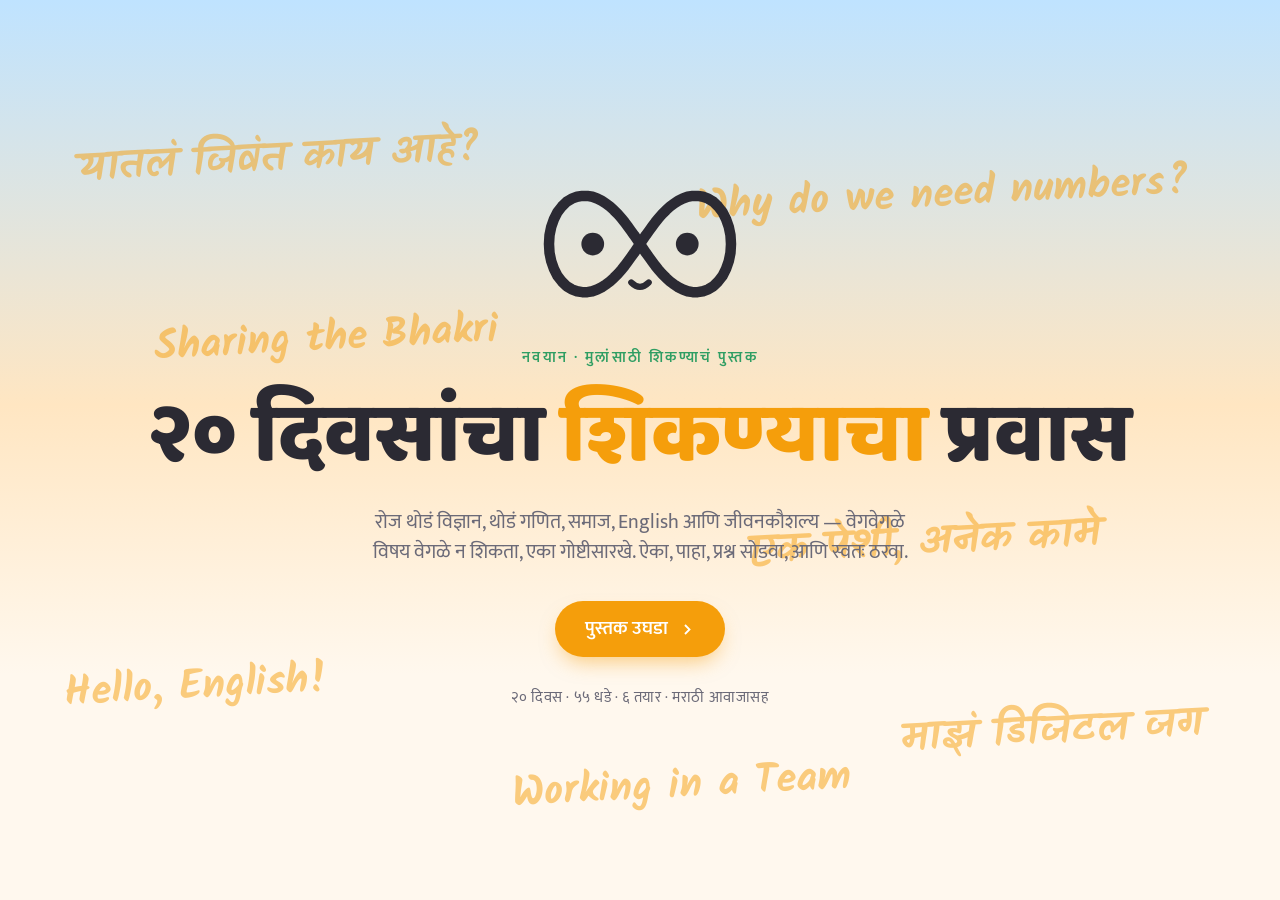
<file: index.html>
<!doctype html>
<html lang="mr">
<head>
<meta charset="utf-8">
<meta name="viewport" content="width=device-width, initial-scale=1">
<script>
// Observe aborted incoming transitions before the first rendering opportunity.
addEventListener('pagereveal', e => e.viewTransition?.ready.catch(() => {}));
</script>
<title>नवयान · २० दिवसांचा शिकण्याचा प्रवास</title>
<meta name="description" content="नवयान — मुलांसाठी मराठी शिकण्याचं पुस्तक. २० दिवस, ५५ धडे: विज्ञान, गणित, समाज, English आणि जीवनकौशल्य. ऐका, पाहा, प्रश्न विचारा.">
<meta property="og:title" content="नवयान · २० दिवसांचा शिकण्याचा प्रवास">
<meta property="og:description" content="रोज थोडं विज्ञान, गणित, समाज, English आणि जीवनकौशल्य — ऐकत, पाहत, खेळत शिका.">
<meta property="og:type" content="website">
<meta property="og:image" content="https://shivharilokhande.github.io/navayan-preview/og.svg">
<meta name="theme-color" content="#f59e0b">
<link rel="manifest" href="manifest.webmanifest">
<script src="book-data.js"></script>
<link rel="icon" href="data:image/svg+xml,%3Csvg xmlns='http://www.w3.org/2000/svg' viewBox='0 0 64 64'%3E%3Crect width='64' height='64' rx='14' fill='%23f59e0b'/%3E%3Ctext x='32' y='45' text-anchor='middle' font-size='48' fill='%23ffffff'%3E∞%3C/text%3E%3C/svg%3E">
<script src="unit-art.js"></script>
<link rel="expect" href="#ch01" blocking="render">
<link rel="preconnect" href="https://fonts.googleapis.com"><link href="https://fonts.googleapis.com/css2?family=Baloo+2:wght@500;600;700;800&family=Mukta:wght@400;500;600;700&family=Kalam:wght@400;700&display=swap" rel="stylesheet">
<style>
:root {
  --page: #fff3e0; --board: #fff8ee; --panel: #ffffff; --edge: #f1e4d0;
  --chalk: #2b2a33; --dim: #6b6a78; --faint: #d9cdbb; --task: #f59e0b; --quiz: #2f9e63; --good: #2f9e63;
  --ui: "Mukta", "Baloo 2", "Noto Sans Devanagari", "Segoe UI", Arial, sans-serif;
  --book: "Baloo 2", "Mukta", "Noto Sans Devanagari", sans-serif;
  --script: "Kalam", "Mukta", cursive;
  --ease: cubic-bezier(.2, .8, .2, 1);
  color-scheme: light;
}
* { box-sizing: border-box; }
html { scroll-padding-top: 90px; }
body { margin: 0; min-height: 100svh; background: var(--board); color: var(--chalk); font: 18px/1.5 var(--ui); }
/* Chalkboard: the same grain and vignette as the lesson stage. */
body::before { content: ""; position: fixed; inset: 0; z-index: -1; pointer-events: none;
  background: linear-gradient(180deg, #bfe3ff 0%, #ffe6c2 45%, #fff8ee 75%),
    url("data:image/svg+xml,%3Csvg xmlns='http://www.w3.org/2000/svg' width='240' height='240'%3E%3Cfilter id='g'%3E%3CfeTurbulence type='fractalNoise' baseFrequency='.85' numOctaves='2' seed='7'/%3E%3CfeColorMatrix values='0 0 0 0 .92 0 0 0 0 .95 0 0 0 0 .9 0 0 0 .07 0'/%3E%3C/filter%3E%3Crect width='240' height='240' filter='url(%23g)'/%3E%3C/svg%3E"); }
a { color: inherit; }
a:focus-visible { outline: 3px solid var(--task); outline-offset: 3px; }
.kicker { margin: 0; font-size: 15px; font-weight: 600; letter-spacing: .16em; text-transform: uppercase; color: var(--quiz); }

/* ---------- cover ---------- */
#cover { position: relative; min-height: 100svh; display: flex; flex-direction: column; align-items: center; justify-content: center;
  padding: 48px 16px 64px; text-align: center; overflow: hidden; }
.open #cover, body:not(.open) #contents { display: none; }
#cover > * { animation: rise .8s var(--ease) backwards; }
#cover .mascot { animation: none; margin-bottom: 26px; view-transition-name: guide; }
#cover .kicker { animation-delay: .9s; }
#cover h1 { animation-delay: 1s; }
#cover .lede { animation-delay: 1.12s; }
#cover .acts { animation-delay: 1.24s; }
#cover .meta { animation-delay: 1.36s; }
h1 { margin: 14px 0 18px; font: 800 clamp(40px, 7vw, 84px)/1.25 var(--book); letter-spacing: 0; view-transition-name: book; }
h1 i { color: var(--task); font-style: normal; }
.lede { max-width: 34em; margin: 0 0 34px; color: var(--dim); font-size: clamp(17px, 2.2vw, 20px); text-wrap: balance; }
.acts { display: flex; flex-wrap: wrap; gap: 12px; justify-content: center; }
.btn { display: inline-flex; align-items: center; gap: 12px; padding: 14px 30px; border-radius: 999px; font-weight: 600; font-size: 19px; text-decoration: none;
  transition: transform .25s var(--ease), background-color .25s, border-color .25s; }
.btn[hidden] { display: none; }
.btn:hover { transform: translateY(-2px); }
.btn.go { background: var(--task); color: #ffffff; box-shadow: 0 10px 20px -6px rgba(245, 158, 11, .5); }
.btn.quiet { border: 2px solid var(--edge); background: #ffffff; color: var(--chalk); }
.btn.quiet:hover { border-color: var(--dim); }
.btn svg { width: 15px; height: 15px; fill: currentColor; }
.meta { margin: 30px 0 0; color: var(--dim); font-size: 15px; letter-spacing: .04em; }
/* Faint chalk notes around the edges of the board. */
.chalk { position: absolute; inset: 0; z-index: -1; pointer-events: none; animation: none !important; }
.chalk span { position: absolute; font: 700 clamp(24px, 3.2vw, 42px) var(--script); color: var(--task); opacity: 0; transform: rotate(-3deg); white-space: nowrap;
  animation: chalk 1.6s ease-out forwards, drift 14s ease-in-out infinite alternate; animation-delay: calc(var(--d) * 1s), calc(var(--d) * 1s); }
@keyframes chalk { to { opacity: .5; } }
@keyframes drift { to { translate: 0 -10px; } }
@keyframes rise { from { opacity: 0; transform: translateY(16px); } }

/* ---------- the guide: an infinity sign whose loops are its eyes ---------- */
.mascot { display: block; overflow: visible; }
.mascot .mbody { transform-box: view-box; transform-origin: 60px 46px; animation: bob 3.4s ease-in-out infinite; }
.mascot .pupil { transform-box: fill-box; transform-origin: center; animation: blink 5s infinite; }
.mascot .joy { display: none; }
#cover:has(.go:hover, .go:focus-visible) .pupil { display: none; }
#cover:has(.go:hover, .go:focus-visible) .joy { display: inline; }
.draw .loop { stroke-dasharray: 1 1; animation: draw 1.3s cubic-bezier(.6, 0, .3, 1) .15s backwards; }
.draw .face { animation: pop .45s var(--ease) 1.25s backwards; }
@keyframes draw { from { stroke-dashoffset: 1; } }
@keyframes pop { from { opacity: 0; transform: scale(.6); } }
.draw .face { transform-box: view-box; transform-origin: 60px 44px; }
@keyframes bob { 50% { transform: translateY(-3px) rotate(-2deg); } }
@keyframes blink { 0%, 93%, 100% { transform: scaleY(1); } 96% { transform: scaleY(.1); } }

/* ---------- contents ---------- */
.top { position: sticky; top: 0; z-index: 2; display: flex; align-items: center; gap: 14px; padding: 12px max(16px, calc(50% - 590px));
  background: rgba(255, 248, 238, .88); backdrop-filter: blur(10px); -webkit-backdrop-filter: blur(10px); border-bottom: 1px solid var(--edge); }
.home { display: flex; align-items: center; gap: 12px; text-decoration: none; border-radius: 10px; }
.home .mascot { view-transition-name: guide; }
.home strong { font: 500 22px/1.1 var(--book); view-transition-name: book; }
.home strong i { color: var(--task); font-style: normal; }
.prog { margin-left: auto; color: var(--dim); font-size: 15px; white-space: nowrap; }
.prog b { color: var(--good); font-weight: 600; }
main#contents { padding-bottom: 80px; }
.unit { position: relative; max-width: 1212px; margin: 0 auto; padding: 28px 16px 0; }
.unit h2 { position: relative; display: flex; align-items: baseline; gap: 14px; min-height: 168px; margin: 0 0 16px; padding-top: 130px; font: 500 28px/1.2 var(--book); }
.unit .grid { position: relative; }
/* Each unit header is a strip of chalkboard with a sketch of its mathematics, drawn in the unit colour. */
.unit::before { content: ""; position: absolute; inset: 0 16px auto; height: 208px; border-radius: 22px; pointer-events: none;
  background: radial-gradient(ellipse 46% 90% at 74% 55%, color-mix(in srgb, var(--c) 11%, transparent), transparent 70%); }
.unit-art { position: absolute; top: 20px; right: 28px; width: min(580px, 56%); height: auto; overflow: visible; pointer-events: none;
  color: var(--c); fill: none; stroke: currentColor; stroke-width: 2.6; stroke-linecap: round; stroke-linejoin: round; opacity: .78; }
.unit-art text { fill: currentColor; stroke: none; font-family: var(--book); font-style: italic; }
.unit-art .a { color: var(--chalk); opacity: .55; }
.unit-art .faint { opacity: .22; }
.unit-art .d { stroke-dasharray: 1 1; stroke-dashoffset: 1; }
.unit-art .t { opacity: 0; }
.seen .unit-art .d { animation: art-draw 1.1s cubic-bezier(.5, 0, .3, 1) forwards; animation-delay: calc(var(--k) * 55ms + 120ms); }
.seen .unit-art .t { animation: art-fade .6s ease-out forwards; animation-delay: calc(var(--k) * 55ms + 300ms); }
.seen .unit-art .a.t { animation-name: art-fade-a; }
@keyframes art-draw { to { stroke-dashoffset: 0; } }
@keyframes art-fade { to { opacity: 1; } }
@keyframes art-fade-a { to { opacity: .55; } }
/* After the drawing, each sketch keeps one small motion that belongs to its topic. */
.unit-art g { transform-box: fill-box; }
.seen .unit-art .swap-a { animation: swap-a 6s var(--ease) 2.4s infinite; }
.seen .unit-art .swap-b { animation: swap-b 6s var(--ease) 2.4s infinite; }
@keyframes swap-a { 0%, 30%, 100% { transform: none; } 45%, 80% { transform: translate(80px, 0); } 37% { transform: translate(40px, -30px); } 88% { transform: translate(40px, 30px); } }
@keyframes swap-b { 0%, 30%, 100% { transform: none; } 45%, 80% { transform: translate(-80px, 0); } 37% { transform: translate(-40px, 30px); } 88% { transform: translate(-40px, -30px); } }
.seen .unit-art .step { animation: art-fade .6s ease-out forwards, step 4s ease-in-out infinite; animation-delay: calc(var(--k) * 55ms + 300ms), calc(var(--k) * 300ms + 2s); }
@keyframes step { 0%, 20%, 100% { fill-opacity: 1; } 10% { fill-opacity: .3; } }
.unit-art .hop, .unit-art .ride { offset-rotate: 0deg; }
.seen .unit-art .hop { animation: art-fade .4s ease-out 2s forwards, along 3.4s linear 2s infinite; }
.seen .unit-art .ride { animation: art-fade .4s ease-out 2s forwards, along 4s ease-in-out 2s infinite alternate; }
@keyframes along { from { offset-distance: 0%; } to { offset-distance: 100%; } }
.unit-art .pie { stroke: currentColor; stroke-linecap: butt; stroke-dasharray: 0 100; }
.seen .unit-art .pie { animation: art-fade .4s ease-out 1.6s forwards, pie 5s var(--ease) 1.6s infinite; }
@keyframes pie { 0% { stroke-dasharray: 0 100; } 35%, 85% { stroke-dasharray: 25 100; } 100% { stroke-dasharray: 0 100; } }
.seen .unit-art .tilt { transform-box: view-box; transform-origin: 300px 72px; animation: tilt 4.8s ease-in-out 2s infinite; }
@keyframes tilt { 0%, 100% { transform: rotate(0); } 30% { transform: rotate(-4deg); } 60% { transform: rotate(2deg); } }
.seen .unit-art .spin { transform-box: view-box; transform-origin: 320px 95px; animation: spin 5s cubic-bezier(.2, .7, .2, 1) 2s infinite; }
@keyframes spin { from { transform: rotate(0); } 70%, to { transform: rotate(1530deg); } }
.seen .unit-art .feed-in { animation: feed-in 4s ease-in-out 2s infinite; }
.seen .unit-art .feed-out { opacity: 0; animation: feed-out 4s ease-in-out 2s infinite; }
@keyframes feed-in { 0% { transform: none; opacity: 1; } 40% { transform: translate(100px, 0); opacity: 0; } 41%, 100% { transform: none; opacity: 0; } 95% { opacity: 1; } }
@keyframes feed-out { 0%, 45% { transform: translate(-40px, 0); opacity: 0; } 70%, 90% { transform: none; opacity: 1; } 100% { opacity: 0; } }
.unit-art .cell { opacity: .25; }
.seen .unit-art .cell { animation: cell 5s ease-in-out infinite; animation-delay: calc(var(--j) * .5s + 2s); }
@keyframes cell { 0%, 100% { opacity: .25; } 15%, 60% { opacity: 1; } }
.unit-art .cut, .unit-art .shade { opacity: 0; }
.seen .unit-art .cut { animation: cut 4s ease-in-out 2s infinite; }
@keyframes cut { 0%, 100% { opacity: 0; } 30%, 70% { opacity: .5; } }
.seen .unit-art .shade { animation: shade 1s ease-out 1.6s forwards; }
@keyframes shade { to { opacity: .14; } }
.seen .unit-art .diag { animation: art-draw 1.1s cubic-bezier(.5, 0, .3, 1) forwards, redraw 4s ease-in-out 2.5s infinite; }
@keyframes redraw { 0%, 15% { stroke-dashoffset: 1; } 50%, 100% { stroke-dashoffset: 0; } }
.seen .unit-art .root { animation: art-fade .4s ease-out 1.8s forwards, root 2.4s ease-in-out 2.2s infinite; }
@keyframes root { 0%, 100% { r: 7px; } 50% { r: 11px; } }
.seen .unit-art .breathe { transform-box: view-box; transform-origin: 380px 140px; animation: breathe 4s ease-in-out 2s infinite alternate; }
@keyframes breathe { from { transform: scaleY(1); } to { transform: scaleY(.35); } }
.unit h2 span { font: 600 14px var(--ui); letter-spacing: .14em; text-transform: uppercase; color: var(--c); white-space: nowrap; }
.grid { display: grid; grid-template-columns: repeat(auto-fill, minmax(min(100%, 290px), 1fr)); gap: 12px; }
.ch { display: grid; grid-template-columns: auto minmax(0, 1fr); grid-template-rows: 1fr auto; column-gap: 16px; row-gap: 8px; min-height: 112px;
  padding: 16px 18px 14px 16px; border-radius: 20px; background: var(--panel); border: 2px solid var(--edge); border-left: 8px solid var(--c);
  text-decoration: none; transition: transform .3s var(--ease), border-color .3s, box-shadow .3s; }
.ch:hover { transform: translateY(-3px); border-color: var(--c); box-shadow: 0 12px 24px -8px rgba(120, 80, 20, .25); }
.ch b { grid-row: span 2; min-width: 1.15em; font: 500 42px/1 var(--book); color: var(--c); font-variant-numeric: lining-nums tabular-nums; }
.ch span { font-size: 18px; line-height: 1.3; }
.ch small { color: var(--dim); font-size: 14px; }
.ch.done small::before { content: "✓ पूर्ण · "; color: var(--good); font-weight: 600; }
.ch.last small::after { content: " · शेवटी उघडलेला"; color: var(--quiz); }
.ch.here:focus-visible { outline-color: var(--c); }
.ch.here { animation: here 1.8s ease-out .3s; }
@keyframes here { 0% { box-shadow: 0 0 0 0 var(--c); } 25% { box-shadow: 0 0 0 5px var(--c); } 100% { box-shadow: 0 0 0 14px transparent; } }
/* Subject chips, filter buttons and not-yet-ready lessons. */
.ch .subj { display: block; margin-bottom: 3px; font: 600 12px/1 var(--ui); letter-spacing: .12em; text-transform: uppercase; color: var(--sc); font-style: normal; }
.ch.s-sci { --sc: #2f9e63; } .ch.s-math { --sc: #f59e0b; } .ch.s-eng { --sc: #7c3aed; } .ch.s-soc { --sc: #3b82f6; } .ch.s-life { --sc: #e0524d; }
.ch { border-left-color: var(--sc, var(--c)); }
.ch b { color: var(--sc, var(--c)); }
.ch.soon { opacity: .55; background: transparent; border-style: dashed; cursor: default; }
.ch.soon:hover { transform: none; box-shadow: none; border-color: var(--edge); border-left-color: var(--sc); }
.ch.hid, .unit.hid { display: none; }
.daydone { margin-left: 8px; font: 700 20px var(--ui); color: var(--good); font-style: normal; }
.filters { display: flex; flex-wrap: wrap; gap: 6px; }
.filters button { padding: 5px 12px; border-radius: 999px; border: 2px solid var(--edge); background: #fff; color: var(--chalk); font: 600 14px var(--ui); cursor: pointer; transition: border-color .2s, background-color .2s, color .2s; }
.filters button:hover { border-color: var(--c); }
.filters button[aria-pressed="true"] { background: var(--c); border-color: var(--c); color: #fff; }
.stagger .top { animation: rise .6s var(--ease) backwards; }
.stagger .unit h2, .stagger .ch { animation: rise .6s var(--ease) backwards; animation-delay: calc(min(var(--i), 14) * 32ms + 80ms); }

/* ---------- page-to-page motion ---------- */
@view-transition { navigation: auto; }
::view-transition-group(*) { animation-duration: .5s; animation-timing-function: var(--ease); }
::view-transition-old(lesson), ::view-transition-new(lesson) { height: 100%; object-fit: cover; }
::view-transition-old(lesson) { animation-duration: .18s; }
@media (max-width: 560px) {
  .home strong { font-size: 18px; }
  #contents .top { flex-wrap: wrap; gap: 8px 12px; }
  .unit-art { width: calc(100% - 32px); right: 16px; opacity: .32; }
  .unit h2 { min-height: 0; padding-top: 104px; }
  .ch { min-height: 0; }
  .chalk span:not(:nth-child(3), :nth-child(4), :nth-child(7)) { display: none; }
}
@media (prefers-reduced-motion: reduce) {
  *, *::before, ::view-transition-group(*), ::view-transition-old(*), ::view-transition-new(*) { animation: none !important; transition: none !important; }
  .unit-art .d { stroke-dashoffset: 0; }
  .unit-art .t, .unit-art .cell { opacity: 1; }
  .unit-art .a.t { opacity: .55; }
  .unit-art .shade { opacity: .14; }
  .unit-art .pie { stroke-dasharray: 25 100; }
  .chalk span { opacity: .5; }
}
</style>
</head>
<body>
<section id="cover">
  <div class="chalk" aria-hidden="true"><!-- a few faint formulas or phrases from the book, drawn in chalk -->
    <span style="left:6%;top:14%;--d:1.6">यातलं जिवंत काय आहे?</span>
    <span style="right:7%;top:18%;--d:1.9">Why do we need numbers?</span>
    <span style="left:5%;bottom:20%;--d:2.2">Hello, English!</span>
    <span style="right:6%;bottom:15%;--d:2.5">माझं डिजिटल जग</span>
    <span style="left:12%;top:34%;--d:2.8">Sharing the Bhakri</span>
    <span style="right:14%;bottom:36%;--d:3.1">एक पेशी, अनेक कामे</span>
    <span style="left:40%;bottom:9%;--d:3.4">Working in a Team</span>
  </div>
  <svg class="mascot draw" id="guide" width="210" height="147"></svg>
  <p class="kicker">नवयान · मुलांसाठी शिकण्याचं पुस्तक</p>
  <h1>२० दिवसांचा <i>शिकण्याचा</i> प्रवास</h1>
  <p class="lede">रोज थोडं विज्ञान, थोडं गणित, समाज, English आणि जीवनकौशल्य — वेगवेगळे विषय वेगळे न शिकता, एका गोष्टीसारखे. ऐका, पाहा, प्रश्न सोडवा, आणि स्वतः ठरवा.</p>
  <div class="acts">
    <a class="btn go" href="#contents">पुस्तक उघडा<svg viewBox="0 0 16 16"><path d="M6 2.5 11.5 8 6 13.5 4.6 12.1 8.7 8 4.6 3.9z"/></svg></a>
    <a class="btn quiet" id="resume" hidden></a>
  </div>
  <p class="meta" id="meta"></p>
</section>

<main id="contents">
  <header class="top">
    <a class="home" href="#book" aria-label="Back to the cover"><svg class="mascot" id="guideSmall" width="52" height="36"></svg><strong>नवयान · <i>२० दिवस</i></strong></a>
    <nav class="filters" id="filters" aria-label="विषय"></nav>
    <span class="prog" id="prog"></span>
  </header>
  <div id="units"></div>
</main>

<script>
'use strict';
// Chapters come from book-data.js (generated from the book map): 20 days × lessons, numbered in order.
// A lesson is clickable only when its page is ready; the rest show as "लवकरच".
const SUBJ_HUE = { sci: '#2f9e63', math: '#f59e0b', eng: '#7c3aed', soc: '#3b82f6', life: '#e0524d' };
const MR_NUM = s => String(s).replace(/\d/g, d => '०१२३४५६७८९'[d]);
const UNITS = BOOK.days.map(d => [`दिवस ${MR_NUM(d.day)} — ${d.title}`, d.chapters.map(c => [c.title, c.minutes, c])]);
const HUES = BOOK.days.map(d => SUBJ_HUE[d.chapters[0].subject]);
const id = n => 'ch' + String(n).padStart(2, '0');
let P = {};
const BOOK_PROGRESS_KEY = 'animebook:progress:' + new URL('.', location.href).pathname;
try {
  const saved = JSON.parse(localStorage.getItem(BOOK_PROGRESS_KEY) || '{}');
  if (saved && typeof saved === 'object' && !Array.isArray(saved)) P = saved;
} catch {}
const done = new Set(Array.isArray(P.done) ? P.done.filter(n => Number.isInteger(n) && n > 0) : []);

// Contents.
let n = 0, total = 0, i = 0;   // i staggers the entrance, in reading order
const esc = s => s.replace(/&/g, '&amp;').replace(/</g, '&lt;');
let ready = 0;
document.getElementById('units').innerHTML = UNITS.map(([name, chs], u) => {
  const dayDone = chs.filter(([, , c]) => done.has(c.n)).length;
  const art = (typeof UNIT_ART === 'function') ? UNIT_ART(BOOK.days[u], SUBJ_HUE) : (UNIT_ART[u] || '');
  return `<section class="unit" data-day="${u + 1}" style="--c:${HUES[u % HUES.length]};--i:${i++}"><svg class="unit-art" viewBox="0 0 600 180" aria-hidden="true">${art}</svg>` +
    `<h2><span>दिवस ${MR_NUM(u + 1)}</span>${esc(name.split(' — ')[1] || name)}${dayDone === chs.length ? '<em class="daydone">✓</em>' : ''}</h2><div class="grid">` +
    chs.map(([t, min, c]) => { n++; if (c.ready) ready++;
      const cls = 'ch s-' + c.subject + (done.has(n) ? ' done' : '') + (P.last === n ? ' last' : '') + (c.ready ? '' : ' soon');
      const inner = `<b>${n}</b><span><i class="subj">${esc(c.subjectName)}</i>${esc(t)}</span><small>${c.ready ? (min ? `${MR_NUM(min)} मिनिटं` : 'ऐका व पाहा') : 'लवकरच'}</small>`;
      return c.ready ? `<a class="${cls}" id="${id(n)}" href="${id(n)}/" style="--i:${i++}" data-subject="${c.subject}">${inner}</a>`
                     : `<div class="${cls}" id="${id(n)}" style="--i:${i++}" data-subject="${c.subject}" aria-disabled="true">${inner}</div>`;
    }).join('') + '</div></section>';
}).join('');
total = n;
// Subject filter chips (remembered per browser).
const FILTERS = [['all', 'सर्व'], ['sci', 'विज्ञान'], ['math', 'गणित'], ['eng', 'English'], ['soc', 'समाज'], ['life', 'जीवनकौशल्य']];
let filter = 'all'; try { filter = localStorage.getItem('navayan:filter') || 'all'; } catch {}
const fEl = document.getElementById('filters');
function applyFilter() {
  fEl.querySelectorAll('button').forEach(b => b.setAttribute('aria-pressed', b.dataset.f === filter));
  document.querySelectorAll('.ch').forEach(e => e.classList.toggle('hid', filter !== 'all' && e.dataset.subject !== filter));
  document.querySelectorAll('.unit').forEach(u => u.classList.toggle('hid', ![...u.querySelectorAll('.ch')].some(e => !e.classList.contains('hid'))));
}
fEl.innerHTML = FILTERS.map(([k, l]) => `<button type="button" data-f="${k}" style="--c:${SUBJ_HUE[k] || 'var(--chalk)'}">${l}</button>`).join('');
fEl.addEventListener('click', e => { const b = e.target.closest('button'); if (!b) return; filter = b.dataset.f; try { localStorage.setItem('navayan:filter', filter); } catch {} applyFilter(); });
applyFilter();
// A unit's sketch draws itself the first time the unit scrolls into view.
const seen = new IntersectionObserver(es => es.forEach(e => { if (e.isIntersecting) { e.target.classList.add('seen'); seen.unobserve(e.target); } }), { threshold: .25 });
document.querySelectorAll('.unit').forEach(u => seen.observe(u));
const finished = [...done].filter(k => k <= total).length;
document.getElementById('prog').innerHTML = finished ? `<b>${MR_NUM(finished)}</b> / ${MR_NUM(ready)} धडे पूर्ण` : `${MR_NUM(ready)} धडे तयार · ${MR_NUM(total)} एकूण`;
document.getElementById('meta').textContent = `${MR_NUM(BOOK.days.length)} दिवस · ${MR_NUM(total)} धडे · ${MR_NUM(ready)} तयार · मराठी आवाजासह`;
// Offline support: the service worker caches the shell and every lesson the reader opens.
if ('serviceWorker' in navigator && location.protocol.startsWith('http')) navigator.serviceWorker.register('sw.js').catch(() => {});
const last = Number.isInteger(P.last) && document.getElementById(id(P.last));
if (last) {
  const r = document.getElementById('resume');
  r.hidden = false;
  r.href = last.getAttribute('href');
  r.textContent = `पुढे चालू ठेवा · धडा ${P.last}`;
}

// The guide, drawn the same way as in the lessons.
function lemniscate(cx, cy, a, k) {
  let d = '';
  for (let i = 0; i <= 96; i++) {
    const t = i / 96 * 2 * Math.PI, sn = Math.sin(t), q = 1 + sn * sn;
    d += (i ? 'L' : 'M') + (cx + a * Math.cos(t) / q).toFixed(1) + ' ' + (cy + k * a * sn * Math.cos(t) / q).toFixed(1);
  }
  return d + 'Z';
}
for (const svg of document.querySelectorAll('svg.mascot')) {
  svg.setAttribute('viewBox', '0 0 120 84');
  svg.setAttribute('aria-hidden', 'true');
  const ln = 'fill="none" stroke="#2b2a33" stroke-linecap="round" stroke-linejoin="round"';
  svg.innerHTML = `<g class="mbody"><path class="loop" pathLength="1" d="${lemniscate(60, 40, 52, 1.5)}" ${ln} stroke-width="6"/><g class="face">` +
    [33, 87].map(x => `<circle class="pupil" cx="${x}" cy="40" r="6.5" fill="#2b2a33"/><path class="joy" d="M${x - 7} 43Q${x} 32 ${x + 7} 43" ${ln} stroke-width="4"/>`).join('') +
    `<path d="M55 62Q60 67 65 62" ${ln} stroke-width="3.5"/></g></g>`;
}

// The cover and the contents share this page: no hash or #book shows the cover, #contents or #chNN the contents.
// Lessons link back with #chNN, so the reader lands on the chapter they just left.
const reduced = matchMedia('(prefers-reduced-motion: reduce)').matches;
function show(animate) {
  const open = location.hash.length > 1 && location.hash !== '#book';
  const apply = () => {
    document.body.classList.toggle('open', open);
    document.body.classList.toggle('stagger', animate && open);
    const here = open ? document.getElementById(location.hash.slice(1)) : null;
    document.querySelectorAll('.here').forEach(e => e.classList.remove('here'));
    if (here?.classList.contains('ch')) { here.scrollIntoView({ block: 'center' }); here.classList.add('here'); }
    else scrollTo(0, 0);
    if (animate) {
      const heading = document.querySelector(open ? '#contents .home' : '#cover h1');
      heading?.setAttribute('tabindex', '-1');
      heading?.focus({ preventScroll: true });
    }
  };
  if (animate && document.startViewTransition && !reduced) {
    const transition = document.startViewTransition(apply);
    // Navigation can interrupt either promise; the new view is already applied.
    transition.ready.catch(() => {});
    transition.finished.catch(() => {});
  } else apply();
}
addEventListener('hashchange', () => show(true));
show(false);

// Between pages, the chosen card grows into the lesson frame and the frame shrinks back into its card.
let named = null;
const name = el => {
  if (named) named.style.viewTransitionName = '';
  named = el;
  if (el) el.style.viewTransitionName = 'lesson';
};
document.addEventListener('click', e => { const a = e.target.closest('a[href^="ch"]'); if (a) name(a); });
addEventListener('pagereveal', e => {
  const target = (location.hash.length > 1 && document.getElementById(location.hash.slice(1))?.closest('.ch')) || (named?.offsetParent && named);
  name(e.viewTransition && target ? target : null);
  e.viewTransition?.finished.then(() => name(null), () => name(null));
});
</script>
</body>
</html>
</file>
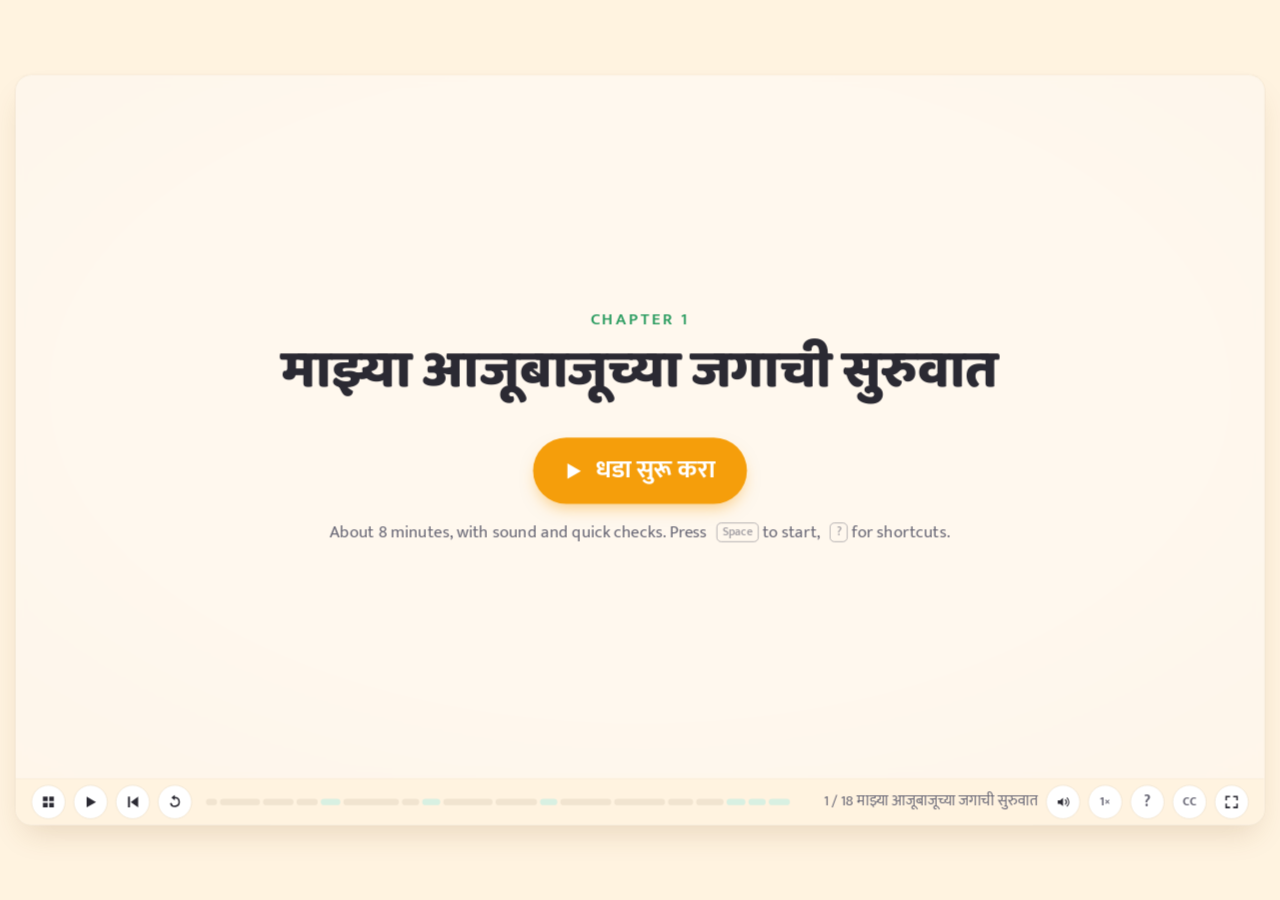
<file: ch01/index.html>
<!doctype html>
<html lang="mr">
<head>
<meta charset="utf-8">
<meta name="viewport" content="width=device-width, initial-scale=1">
<title>१ · माझ्या आजूबाजूच्या जगाची सुरुवात</title>
<link rel="stylesheet" href="../lib/engine.css">
<link rel="expect" href="#bar" blocking="render">
</head>
<body>
<script src="../lib/engine.js"></script>
<script src="audio/mr/timings.js"></script>
<script>
'use strict';
const CHAPTER = { number: 1, title: 'माझ्या आजूबाजूच्या जगाची सुरुवात', minutes: 8, language: 'mr', next: '../ch02/' };

/* ---------- palette roles ---------- */
const LIVE = COL.leaf, DEAD = COL.stone, SAFF = COL.int, SKY = COL.whole, PLUM = COL.irr, BARK = COL.bark;

/* ---------- text helpers ---------- */
const text = (p, str, x, y, t0, { size = 32, fill = COL.chalk, anchor = 'start', weight = 500, font = UI } = {}) => {
  const e = T(p, str, { x, y, size, fill, anchor, weight, font, o: 0 }); show(e, t0); return e;
};
const title = (p, str, t0 = .1, y = 120) => text(p, str, 800, y, t0, { size: 52, weight: 800, anchor: 'middle', font: HEAD });
const note = (p, str, x, y, t0, fill = SAFF, size = 36, r = -3) => {
  const g = G(p, { x, y, o: 0, r }); T(g, str, { size, fill, font: SCRIPT, weight: 700, anchor: 'middle' }); show(g, t0); return g;
};
function label(p, str, x, y, t0, color = COL.chalk, size = 26) { return text(p, str, x, y, t0, { size, fill: color, anchor: 'middle', weight: 700 }); }
// speech bubble: rounded rect with a tail, text centred
function bubble(p, str, x, y, t0, { w = 420, color = SAFF, size = 30 } = {}) {
  const g = G(p, { x, y, o: 0, s: .7 });
  mk('path', { d: `M${-w / 2} -40h${w}a16 16 0 0 1 16 16v56a16 16 0 0 1-16 16h${-w / 2 + 40}l-24 26v-26h${-w / 2 + 8}a16 16 0 0 1-16-16v-56a16 16 0 0 1 16-16z`, fill: '#fff', stroke: color, 'stroke-width': 3 }, g);
  T(g, str, { y: 12, size, fill: COL.chalk, weight: 600, anchor: 'middle' });
  pop(g, t0); return g;
}
// rounded card
function kcard(p, x, y, w, h, color, { o = 0, s = 1, fill = '#fff' } = {}) {
  const g = G(p, { x, y, o, s });
  mk('rect', { x: 0, y: 0, width: w, height: h, rx: 22, fill, stroke: COL.edge || '#f1e4d0', 'stroke-width': 2 }, g);
  mk('path', { d: `M22 0h-4a18 18 0 0 0-18 18v${h - 36}a18 18 0 0 0 18 18h4z`, fill: color }, g);
  return g;
}

/* ---------- drawn things, each around (0,0) on its baseline ---------- */
function sun(p, x, y, r = 60) {
  const g = G(p, { x, y, o: 0 });
  for (let i = 0; i < 12; i++) { const a = i * Math.PI / 6; mk('path', { d: `M${Math.cos(a) * (r + 14)} ${Math.sin(a) * (r + 14)}L${Math.cos(a) * (r + 34)} ${Math.sin(a) * (r + 34)}`, stroke: COL.sun, 'stroke-width': 6, 'stroke-linecap': 'round' }, g); }
  mk('circle', { r, fill: COL.sun }, g);
  return g;
}
function tree(p, x, y, s = 1) {
  const g = G(p, { x, y, s, o: 0 });
  mk('path', { d: 'M-14 0V-90q0-14 14-14q14 0 14 14V0z', fill: BARK }, g);
  mk('circle', { cx: 0, cy: -150, r: 70, fill: COL.leaf2 }, g);
  mk('circle', { cx: -52, cy: -120, r: 48, fill: COL.leaf }, g);
  mk('circle', { cx: 52, cy: -120, r: 48, fill: COL.leaf }, g);
  mk('circle', { cx: 0, cy: -110, r: 50, fill: COL.leaf2 }, g);
  g._crown = g;
  return g;
}
function cow(p, x, y, s = 1) {
  const g = G(p, { x, y, s, o: 0 });
  mk('rect', { x: -70, y: -90, width: 140, height: 70, rx: 30, fill: '#f5efe6', stroke: COL.chalk, 'stroke-width': 3 }, g);
  mk('ellipse', { cx: -20, cy: -70, rx: 18, ry: 14, fill: '#4b4b55' }, g); mk('ellipse', { cx: 30, cy: -45, rx: 16, ry: 12, fill: '#4b4b55' }, g);
  [-50, -20, 20, 50].forEach(lx => mk('rect', { x: lx - 7, y: -24, width: 14, height: 26, rx: 5, fill: '#e6dccd', stroke: COL.chalk, 'stroke-width': 2 }, g));
  mk('rect', { x: 56, y: -112, width: 48, height: 46, rx: 18, fill: '#f5efe6', stroke: COL.chalk, 'stroke-width': 3 }, g);
  mk('path', { d: 'M62 -112q-4-18 10-20M98 -112q4-18-10-20', stroke: COL.chalk, 'stroke-width': 3, fill: 'none', 'stroke-linecap': 'round' }, g);
  mk('circle', { cx: 74, cy: -94, r: 3.5, fill: COL.chalk }, g); mk('circle', { cx: 90, cy: -94, r: 3.5, fill: COL.chalk }, g);
  mk('ellipse', { cx: 82, cy: -76, rx: 14, ry: 8, fill: COL.rose }, g);
  const tail = mk('path', { d: 'M-70 -80q-24 10-18 44', stroke: COL.chalk, 'stroke-width': 3, fill: 'none', 'stroke-linecap': 'round' }, g);
  return g;
}
function dog(p, x, y, s = 1) {
  const g = G(p, { x, y, s, o: 0 });
  mk('rect', { x: -56, y: -64, width: 96, height: 46, rx: 22, fill: '#d9a066', stroke: COL.chalk, 'stroke-width': 3 }, g);
  [-40, -16, 10, 30].forEach(lx => mk('rect', { x: lx - 6, y: -22, width: 12, height: 22, rx: 5, fill: '#c98c52', stroke: COL.chalk, 'stroke-width': 2 }, g));
  const head = G(g, { x: 44, y: -70 });
  mk('circle', { r: 26, fill: '#d9a066', stroke: COL.chalk, 'stroke-width': 3 }, head);
  mk('path', { d: 'M-18 -18q-14-10-10 14M18 -18q14-10 10 14', stroke: COL.chalk, 'stroke-width': 3, fill: '#8a5a2b' }, head);
  mk('circle', { cx: -8, cy: -4, r: 3.5, fill: COL.chalk }, head); mk('circle', { cx: 8, cy: -4, r: 3.5, fill: COL.chalk }, head);
  mk('circle', { cx: 0, cy: 8, r: 5, fill: COL.chalk }, head);
  mk('path', { d: 'M-6 14q6 6 12 0', stroke: COL.chalk, 'stroke-width': 2.5, fill: 'none', 'stroke-linecap': 'round' }, head);
  const tail = path(g, 'M-56 -52q-22-18-16-40', { stroke: COL.chalk, 'stroke-width': 4 }); put(tail, { x: 0, y: 0 });
  g._tail = tail; g._chest = g;
  return g;
}
function sparrow(p, x, y, s = 1, flip = 1) {
  const g = G(p, { x, y, s, o: 0 });
  const b = G(g, { s: 1 }); b.setAttribute('transform', `scale(${flip},1)`);
  mk('ellipse', { rx: 20, ry: 13, fill: '#a3744a', stroke: COL.chalk, 'stroke-width': 2 }, b);
  mk('circle', { cx: 18, cy: -8, r: 9, fill: '#a3744a', stroke: COL.chalk, 'stroke-width': 2 }, b);
  mk('path', { d: 'M26 -8l10 2-10 3z', fill: SAFF }, b);
  mk('circle', { cx: 20, cy: -10, r: 1.8, fill: COL.chalk }, b);
  mk('path', { d: 'M-6 -4q-10-12 4-14q10 2 8 12', fill: '#8a5a2b' }, b);
  mk('path', { d: 'M-20 0l-12-4M-20 2l-12 2', stroke: COL.chalk, 'stroke-width': 2 }, b);
  return g;
}
function bicycle(p, x, y, s = 1) {
  const g = G(p, { x, y, s, o: 0 });
  const w1 = mk('circle', { cx: -48, cy: -30, r: 30, fill: 'none', stroke: DEAD, 'stroke-width': 5 }, g);
  const w2 = mk('circle', { cx: 48, cy: -30, r: 30, fill: 'none', stroke: DEAD, 'stroke-width': 5 }, g);
  mk('path', { d: 'M-48 -30L-14 -78H30L48 -30M-14 -78L0 -30L-48 -30M0 -30L30 -78M30 -78l-6-12h12M-14 -78l-10-8h18', stroke: DEAD, 'stroke-width': 5, fill: 'none', 'stroke-linejoin': 'round', 'stroke-linecap': 'round' }, g);
  g._w = [w1, w2];
  return g;
}
function stone(p, x, y, s = 1) {
  const g = G(p, { x, y, s, o: 0 });
  mk('path', { d: 'M-50 0q-10-34 20-44q34-12 56 10q14 20-6 34z', fill: COL.stone2, stroke: DEAD, 'stroke-width': 3 }, g);
  mk('path', { d: 'M-24 -26q10-8 22-4', stroke: '#fff', 'stroke-width': 3, fill: 'none', 'stroke-linecap': 'round', opacity: .7 }, g);
  return g;
}
function wall(p, x, y, s = 1) {
  const g = G(p, { x, y, s, o: 0 });
  mk('rect', { x: -80, y: -100, width: 160, height: 100, rx: 6, fill: '#f3d9b1', stroke: BARK, 'stroke-width': 3 }, g);
  for (let r = 0; r < 4; r++) for (let c = 0; c < 3; c++) mk('rect', { x: -74 + c * 52 + (r % 2) * 26 - 6, y: -96 + r * 25, width: 46, height: 20, rx: 3, fill: '#e8b37d', stroke: BARK, 'stroke-width': 1.5, opacity: .8 }, g);
  return g;
}
function boy(p, x, y, s = 1) {
  const g = G(p, { x, y, s, o: 0 });
  mk('rect', { x: -22, y: -120, width: 44, height: 70, rx: 14, fill: SKY }, g);            // shirt
  mk('rect', { x: -20, y: -52, width: 17, height: 52, rx: 7, fill: '#6b4f3a' }, g); mk('rect', { x: 3, y: -52, width: 17, height: 52, rx: 7, fill: '#6b4f3a' }, g);
  mk('circle', { cx: 0, cy: -146, r: 30, fill: '#f1c7a0' }, g);                             // head
  mk('path', { d: 'M-30 -152q4-30 30-30q26 0 30 30q-18-10-30-6q-12-4-30 6z', fill: '#2b2a33' }, g);  // hair
  mk('circle', { cx: -10, cy: -148, r: 3.5, fill: COL.chalk }, g); mk('circle', { cx: 10, cy: -148, r: 3.5, fill: COL.chalk }, g);
  mk('path', { d: 'M-9 -134q9 8 18 0', stroke: COL.chalk, 'stroke-width': 2.5, fill: 'none', 'stroke-linecap': 'round' }, g);
  mk('path', { d: 'M-22 -108l-18 30M22 -108l18 30', stroke: '#f1c7a0', 'stroke-width': 10, 'stroke-linecap': 'round' }, g);  // arms
  return g;
}
function car(p, x, y, s = 1) {
  const g = G(p, { x, y, s, o: 0 });
  mk('path', { d: 'M-80 -20h160v-30h-40l-24-30h-56l-24 30h-16z', fill: '#f87171', stroke: COL.chalk, 'stroke-width': 3, 'stroke-linejoin': 'round' }, g);
  mk('rect', { x: -40, y: -74, width: 30, height: 22, rx: 4, fill: COL.sky }, g); mk('rect', { x: 0, y: -74, width: 34, height: 22, rx: 4, fill: COL.sky }, g);
  const w1 = mk('circle', { cx: -44, cy: -18, r: 16, fill: '#2b2a33' }, g), w2 = mk('circle', { cx: 44, cy: -18, r: 16, fill: '#2b2a33' }, g);
  g._w = [w1, w2];
  return g;
}
function fan(p, x, y, s = 1) {
  const g = G(p, { x, y, s, o: 0 });
  mk('path', { d: 'M0 0V-40', stroke: DEAD, 'stroke-width': 8, 'stroke-linecap': 'round' }, g);
  mk('rect', { x: -40, y: -8, width: 80, height: 8, rx: 4, fill: DEAD }, g);
  const bl = G(g, { y: -70 });
  [0, 120, 240].forEach(a => mk('ellipse', { cx: 0, cy: -26, rx: 12, ry: 30, fill: '#9fc5f8', stroke: SKY, 'stroke-width': 2, transform: `rotate(${a})` }, bl));
  mk('circle', { r: 10, fill: SKY }, bl);
  g._blades = bl;
  return g;
}
// ground line
const ground = (p, y = 700, t0 = .1) => { const l = path(p, `M80 ${y}H1520`, { stroke: COL.soil, 'stroke-width': 6 }, { d: 0 }); draw(l, t0, 1); return l; };
// a slow wag / spin
const wag = (e, t0, n = 4) => { for (let i = 0; i < n; i++) { tw(e, { r: 18 }, t0 + i * .5, .25, io); tw(e, { r: -10 }, t0 + i * .5 + .25, .25, io); } tw(e, { r: 0 }, t0 + n * .5, .2); };
const spin = (e, t0, dur = 3) => prog(q => put(e, { r: q * 360 * 2 }), t0, dur, lin);

/* ---------- objects for questions ---------- */
const OBJ = { cow: ['गाय', LIVE], dog: ['कुत्रा', LIVE], bird: ['चिमणी', LIVE], tree: ['झाड', LIVE], cycle: ['सायकल', DEAD], wall: ['भिंत', DEAD], stone: ['दगड', DEAD] };
const LD = [['l', 'जिवंत', LIVE], ['d', 'निर्जीव', DEAD]];

/* ---------- beats ---------- */
const BEATS = [
  ['intro', 'माझ्या आजूबाजूच्या जगाची सुरुवात', (m, D) => {
    const bg = G(scene, { o: 0 });
    mk('rect', { x: 0, y: 0, width: 1600, height: 900, fill: 'url(#dawnGrad)' }, bg);
    const defs = mk('defs', {}, bg);
    const gr = mk('linearGradient', { id: 'dawnGrad', x1: 0, y1: 0, x2: 0, y2: 1 }, defs);
    mk('stop', { offset: 0, 'stop-color': COL.sky }, gr); mk('stop', { offset: .55, 'stop-color': '#ffe6c2' }, gr); mk('stop', { offset: 1, 'stop-color': COL.board }, gr);
    tw(bg, { o: 1 }, 0, 1);
    const s = sun(scene, 800, 760, 90); tw(s, { o: 1, y: 640 }, .2, 2.4, out);
    const g = G(scene, { o: 0, y: 24 });
    T(g, 'नवयान · दिवस १ · धडा १', { x: 800, y: 250, size: 26, fill: SAFF, weight: 700, anchor: 'middle' });
    T(g, 'माझ्या आजूबाजूच्या', { x: 800, y: 350, size: 80, weight: 800, anchor: 'middle', font: HEAD });
    T(g, 'जगाची सुरुवात', { x: 800, y: 450, size: 80, weight: 800, anchor: 'middle', font: HEAD });
    tw(g, { o: 1, y: 0 }, .3, 1.1, out);
    const r = text(scene, 'जिवंत म्हणजे काय?', 800, 560, m('sub'), { size: 40, fill: COL.dim, anchor: 'middle', font: SCRIPT, weight: 700 });
    tw(g, { o: 0, y: -24 }, D - .9, .8); hide(r, D - .9, .8); hide(s, D - .9, .8); hide(bg, D - .9, .8);
  }],

  ['dawn', 'पहाटेचे पाच वाजले', (m, D) => {
    const p = panel(0);
    const sky = mk('rect', { x: 0, y: 0, width: 1600, height: 900, fill: COL.night, opacity: .9 }, p);
    put(sky, { c_fill: COL.night });
    const hill = mk('path', { d: 'M0 640q400-90 800-40t800 20V900H0z', fill: '#cfe3b0' }, p);
    const s = sun(p, 1470, 720, 70); tw(s, { o: 1 }, .1, .3);
    T(p, 'पहाटेचे पाच वाजले होते.', { x: 800, y: 110, size: 40, fill: '#fff', weight: 700, anchor: 'middle', font: HEAD });
    // sun rises; sky turns from blue to saffron
    tw(s, { y: 600 }, m('sun'), 3.5, io);
    tw(sky, { c_fill: '#3b82f6' }, m('sun'), 1.6, io); tw(sky, { c_fill: '#fdba74' }, m('sun', 1.6), 2.2, io);
    const rooster = text(p, 'कुकूऽऽच कू!', 280, 420, m('sun', 1.2), { size: 30, fill: '#fff', font: SCRIPT, weight: 700, anchor: 'middle' });
    hide(rooster, m('sun', 3.4), .6);
    // two walkers
    const w1 = G(p, { x: -60, y: 640, o: 0 }), w2 = G(p, { x: -200, y: 660, o: 0 });
    [w1, w2].forEach((w, i) => {
      mk('rect', { x: -14, y: -80, width: 28, height: 50, rx: 10, fill: i ? '#f472b6' : '#60a5fa' }, w);
      mk('circle', { cy: -96, r: 16, fill: '#f1c7a0' }, w);
      mk('rect', { x: -12, y: -30, width: 10, height: 30, rx: 4, fill: '#6b4f3a' }, w); mk('rect', { x: 2, y: -30, width: 10, height: 30, rx: 4, fill: '#6b4f3a' }, w);
      mk('rect', { x: 18, y: -54, width: 18, height: 26, rx: 4, fill: i ? COL.stone2 : '#e5e7eb', stroke: COL.chalk, 'stroke-width': 2 }, w);
      show(w, m('walk'), .4); tw(w, { x: 360 + i * 110 }, m('walk'), 5, lin);
    });
    label(p, 'दुधाची कॅन · पाण्याची बादली', 420, 760, m('walk', 1.5), COL.chalk, 24);
    // the house and the mother's call
    const house = G(p, { x: 1180, y: 660, o: 0 });
    mk('rect', { x: -130, y: -140, width: 260, height: 140, rx: 8, fill: '#fde68a', stroke: BARK, 'stroke-width': 3 }, house);
    mk('path', { d: 'M-150 -140L0 -240L150 -140z', fill: '#c2410c' }, house);
    mk('rect', { x: -30, y: -80, width: 60, height: 80, rx: 6, fill: BARK }, house);
    show(house, m('aai'), .4);
    bubble(p, 'अरे, उठ! सूर्य निघतोय!', 1180, 350, m('aai', .6), { w: 460 });
    bubble(p, 'आई… अजून पाच मिनिटं.', 760, 470, m('aai', 2.6), { w: 440, color: SKY, size: 28 });
    bubble(p, 'पाच मिनिटं म्हणजे अर्धा तास!', 1180, 350, m('aai', 4.8), { w: 520 });
    const b = boy(p, 1000, 660); show(b, m('boy'), .5);
    note(p, 'मुलगा हसला', 1000, 760, m('boy', .8), SAFF, 32);
  }],

  ['yard', 'यातलं जिवंत काय आहे?', (m) => {
    const p = panel(0);
    ground(p, 700, .1);
    const b = boy(p, 800, 700, .9); show(b, .2, .5);
    const items = {
      cow: cow(p, 250, 700, .95), dog: dog(p, 520, 700, .95), tree: tree(p, 1300, 700, 1), bird: null,
      cycle: bicycle(p, 1080, 700, .9), wall: wall(p, 1460, 700, .7), stone: stone(p, 640, 700, .8),
    };
    S.yard = items;
    const birds = G(p, { o: 0 }); sparrow(birds, 1250, 540, .9); sparrow(birds, 1330, 520, .8, -1); [...birds.children].forEach(c => put(c, { o: 1 }));
    show(items.cow, m('cow'), .4); label(p, 'गाय', 250, 760, m('cow', .3), LIVE);
    show(items.dog, m('dog'), .4); wag(items.dog._tail, m('dog', .4)); label(p, 'कुत्रा', 520, 760, m('dog', .3), LIVE);
    show(items.tree, m('tree'), .4); label(p, 'झाड', 1300, 760, m('tree', .3), LIVE);
    show(birds, m('bird'), .4); label(p, 'चिमण्या', 1290, 470, m('bird', .3), LIVE, 24);
    show(items.cycle, m('cycle'), .4); label(p, 'सायकल', 1080, 760, m('cycle', .3), DEAD);
    show(items.wall, m('wall'), .4); label(p, 'भिंत', 1460, 760, m('wall', .3), DEAD);
    show(items.stone, m('stone'), .4); label(p, 'दगड', 640, 760, m('stone', .3), DEAD);
    const q = G(p, { x: 800, y: 150, o: 0, s: .8 });
    mk('rect', { x: -360, y: -52, width: 720, height: 90, rx: 45, fill: '#fff', stroke: SAFF, 'stroke-width': 3 }, q);
    T(q, 'यातलं जिवंत काय आहे?', { y: 12, size: 44, fill: SAFF, weight: 800, anchor: 'middle', font: HEAD });
    pop(q, m('q'));
  }],

  ['look', 'थांबा… आणि पाहा!', (m) => {
    const p = panel(0);
    title(p, 'थांबा… आणि पाहा!', .1);
    text(p, 'आत्ता तुम्ही जिथे बसला आहात, तिथेच आजूबाजूला बघा.', 800, 190, .6, { size: 30, fill: COL.dim, anchor: 'middle' });
    const frame = (x, str, color, t0, draw_) => {
      const g = kcard(p, x - 190, 260, 380, 400, color, { o: 0 }); tw(g, { o: 1 }, t0, .5);
      T(g, str, { x: 190, y: 60, size: 36, fill: color, weight: 800, anchor: 'middle', font: HEAD });
      const inner = G(g, { x: 190, y: 330 }); draw_(inner);
      mk('circle', { cx: 190, cy: 360, r: 0 }, g);
      return g;
    };
    frame(330, 'एक झाड शोधा', LIVE, m('tree'), gg => { const t = tree(gg, 0, 0, .9); show(t, m('tree', .3)); });
    frame(800, 'एखादा प्राणी शोधा', LIVE, m('animal'), gg => { const d = dog(gg, 0, 0, 1.1); show(d, m('animal', .3)); wag(d._tail, m('animal', .6), 3); });
    frame(1270, 'एक दगड शोधा', DEAD, m('stone'), gg => { const s = stone(gg, 0, 0, 1.3); show(s, m('stone', .3)); });
    const w = note(p, 'फक्त उत्तर देऊ नका… का? याचा विचार करा.', 800, 760, m('why'), SAFF, 40);
  }],

  ['q1', 'छोटी तपासणी', () => { panel(0); }, { ask: done => quiz(SCREEN, [{
    id: 'c-ld', prompt: ['प्रत्येक गोष्ट जिवंत आहे की निर्जीव?'],
    build: grid([
      { parts: ['गाय'], ans: ['l'], why: 'गाय वाढते, खाते, श्वास घेते, वासराला जन्म देते.' },
      { parts: ['सायकल'], ans: ['d'], why: 'सायकल चालते, पण स्वतःहून नाही. ती वाढत नाही, खात नाही.' },
      { parts: ['चिमणी'], ans: ['l'], why: 'चिमणी उडते, खाते, पिल्लं जन्माला घालते.' },
      { parts: ['दगड'], ans: ['d'], why: 'दगड कालही तसाच, आजही तसाच. वाढ नाही, अन्न नाही, श्वास नाही.' },
      { parts: ['झाड'], ans: ['l'], why: 'झाड वाढतं, नवीन पानं येतात, फुलं येतात. ते जिवंत आहे.' },
      { parts: ['भिंत'], ans: ['d'], why: 'भिंत स्वतःहून मोठी होत नाही.' },
    ], LD, { multi: false, text: true }),
  }], done, 'छोटी तपासणी') }],

  ['grow', 'एक छोटा प्रयोग', (m) => {
    const p = panel(0);
    title(p, 'चला, एक छोटा प्रयोग करूया', .1, 100);
    ground(p, 700, .1);
    const b = boy(p, 560, 700, .85); show(b, .3, .5);
    // the tree: yesterday (faint) and today (grows)
    const t = tree(p, 330, 700, .9); show(t, .3, .5);
    label(p, 'काल', 330, 760, .4, COL.dim);
    const leaf = mk('ellipse', { cx: 395, cy: 585, rx: 14, ry: 8, fill: COL.leaf, transform: 'rotate(-30 395 585)' }, p);
    put(leaf, { o: 0 }); show(leaf, m('leaf'), .3); for (let i = 0; i < 3; i++) { tw(leaf, { x: 6 }, m('leaf', .4 + i * .4), .2); tw(leaf, { x: 0 }, m('leaf', .6 + i * .4), .2); }
    const t2 = tree(p, 330, 700, .9); show(t2, m('grow'), .6); tw(t2, { s: 1.08, x: 330 }, m('grow'), 2, io); hide(t, m('grow'), .6);
    const lbl2 = label(p, 'आज: थोडं मोठं · नवीन पानं · फुलं', 330, 760, m('grow', .5), LIVE); const lblk = p.querySelector('text');
    for (let i = 0; i < 6; i++) { const f = mk('circle', { cx: 330 + Math.cos(i * 1.05) * 60, cy: 560 + Math.sin(i * 1.05) * 50, r: 9, fill: COL.rose, stroke: '#fff', 'stroke-width': 2 }, p); put(f, { s: 0, o: 0 }); pop(f, m('grow', 1.3 + i * .15)); }
    note(p, 'झाड वाढत होतं', 330, 460, m('grow', 2.6), LIVE, 34);
    // the dog: gets up, walks, drinks, breathes
    const d = dog(p, 820, 700, .95); show(d, m('dogup'), .4); tw(d, { x: 980 }, m('dogup', .5), 1.6, io);
    const bowl = G(p, { x: 1080, y: 700, o: 0 }); mk('path', { d: 'M-34 -4q0 -20 34 -20q34 0 34 20L26 10H-26z', fill: COL.sky, stroke: SKY, 'stroke-width': 3 }, bowl);
    show(bowl, m('drink'), .3); tw(d, { r: 6 }, m('drink', .3), .5); tw(d, { r: 0 }, m('drink', 1.3), .5);
    label(p, 'पाणी · अन्न', 1080, 760, m('drink', .4), LIVE, 24);
    for (let i = 0; i < 3; i++) { tw(d, { s: 1 }, m('breath', i * .9), .45, io); tw(d, { s: .95 }, m('breath', i * .9 + .45), .45, io); }
    note(p, 'कुत्रा जिवंत होता', 980, 500, m('breath', 2.4), LIVE, 34);
    // the stone: identical
    const s1 = stone(p, 1360, 700, .9); show(s1, m('stone'), .3);
    label(p, 'काल = आज', 1360, 760, m('stone', .6), DEAD);
    const x = G(p, { x: 1360, y: 560, o: 0 });
    ['अन्न ✗', 'श्वास ✗', 'वाढ ✗'].forEach((s, i) => T(x, s, { y: i * 40, size: 26, fill: DEAD, weight: 700, anchor: 'middle' }));
    show(x, m('stone', 1.8), .5);
    note(p, 'दगड निर्जीव', 1360, 470, m('stone', 4.2), DEAD, 34);
  }],

  ['wait', 'पण एक मिनिट!', (m) => {
    const p = panel(0);
    title(p, 'पण एक मिनिट!', .1);
    text(p, 'जर आपण म्हणालो: “जे हालचाल करतं ते जिवंत.” तर?', 800, 190, .5, { size: 30, fill: COL.dim, anchor: 'middle' });
    ground(p, 640, .2);
    const c = car(p, 330, 640, 1.1); show(c, m('car'), .3); tw(c, { x: 470 }, m('car', .3), 1.6, io); c._w.forEach(w => { put(w, { r: 0 }); }); label(p, 'गाडी चालते', 420, 700, m('car', .4), DEAD);
    const f = fan(p, 800, 640, 1.2); show(f, m('fan'), .3); spin(f._blades, m('fan', .3), 3); label(p, 'पंखा फिरतो', 800, 700, m('fan', .4), DEAD);
    const bc = bicycle(p, 1180, 640, 1); show(bc, m('cycle'), .3); tw(bc, { x: 1300 }, m('cycle', .3), 1.6, io); label(p, 'सायकल चालते', 1240, 700, m('cycle', .4), DEAD);
    const banner = G(p, { x: 800, y: 800, o: 0, s: .8 });
    mk('rect', { x: -440, y: -46, width: 880, height: 90, rx: 45, fill: '#fff1f0', stroke: COL.bad, 'stroke-width': 3 }, banner);
    T(banner, 'हालचाल म्हणजेच जीवन नाही', { y: 14, size: 42, fill: COL.bad, weight: 800, anchor: 'middle', font: HEAD });
    pop(banner, m('cross'));
    const cross = path(p, 'M320 290L1280 610M1280 290L320 610', { stroke: COL.bad, 'stroke-width': 10, opacity: .35 }, { d: 0 }); draw(cross, m('cross', .2), .8);
  }],

  ['q2', 'छोटी तपासणी', () => { panel(0); }, { ask: done => quiz({ x: 300, y: 200, w: 1000, cls: 'side', maxH: 500 }, [{
    id: 'c-fan', prompt: ['पंखा फिरतो. मग पंखा जिवंत आहे का?'],
    build: choice([
      ['नाही. तो फिरतो, पण वाढत नाही, अन्न खात नाही, श्वास घेत नाही.'],
      ['हो. जे हालचाल करतं ते जिवंत.'],
      ['हो. त्याला वीज लागते, म्हणजे अन्न लागतं.'],
    ], 0, 'बरोबर! हालचाल म्हणजेच जीवन नाही. जिवंत असण्यासाठी वाढ, अन्न, श्वास लागतो.', [
      null,
      'हाच तो सापळा! गाडी चालते, पंखा फिरतो, पण ते जिवंत नाहीत.',
      'वीज हे अन्न नाही. पंखा वाढत नाही आणि श्वासही घेत नाही.',
    ]),
  }], done, 'छोटी तपासणी') }],

  ['signs', 'जीवनाची लक्षणं', (m) => {
    const p = panel(0);
    title(p, 'जिवंत गोष्टींमध्ये आणखी काय असतं?', .1, 100);
    const s1 = kcard(p, 90, 160, 1420, 300, LIVE, { o: 0 }); tw(s1, { o: 1 }, m('sign1'), .5);
    T(s1, 'लक्षण १ — वाढ', { x: 40, y: 56, size: 36, fill: LIVE, weight: 800, font: HEAD });
    const pair = (g, x, mark, mk1, mk2, cap) => {
      const a = mk1(g, x - 70, 250); show(a, m(mark), .4);
      const ar = path(g, `M${x - 20} 190H${x + 20}`, { stroke: COL.dim, 'stroke-width': 4 }, { d: 0 }); draw(ar, m(mark, .3), .4);
      mk('path', { d: `M${x + 12} 182l10 8-10 8`, stroke: COL.dim, 'stroke-width': 4, fill: 'none' }, g);
      const b = mk2(g, x + 90, 250); show(b, m(mark, .6), .4);
      const t = T(g, cap, { x, y: 285, size: 24, fill: COL.chalk, weight: 700, anchor: 'middle', o: 0 }); show(t, m(mark, .8));
    };
    pair(s1, 240, 'boy1', (g, x, y) => boy(g, x, y, .5), (g, x, y) => boy(g, x, y, .75), 'लहान → मोठा');
    pair(s1, 620, 'calf', (g, x, y) => cow(g, x, y, .45), (g, x, y) => cow(g, x, y, .7), 'वासरू → गाय');
    pair(s1, 1000, 'sapling', (g, x, y) => tree(g, x, y, .35), (g, x, y) => tree(g, x, y, .6), 'रोप → झाड');
    const w = wall(s1, 1300, 250, .6); show(w, m('wall'), .4); const wt = T(s1, 'भिंत: तशीच ✗', { x: 1300, y: 285, size: 24, fill: DEAD, weight: 700, anchor: 'middle', o: 0 }); show(wt, m('wall', .5));
    const s2 = kcard(p, 90, 490, 1420, 340, SAFF, { o: 0 }); tw(s2, { o: 1 }, m('sign2'), .5);
    T(s2, 'लक्षण २ — अन्न', { x: 40, y: 56, size: 36, fill: SAFF, weight: 800, font: HEAD });
    const c2 = cow(s2, 300, 300, .7); show(c2, m('food'), .4); const grass = T(s2, '🌿 गवत', { x: 300, y: 325, size: 24, anchor: 'middle', o: 0 }); show(grass, m('food', .3));
    const d2 = dog(s2, 600, 300, .8); show(d2, m('food', .8), .4); const fd = T(s2, '🍚 अन्न', { x: 600, y: 325, size: 24, anchor: 'middle', o: 0 }); show(fd, m('food', 1.1));
    const t2 = tree(s2, 920, 300, .6); show(t2, m('tree'), .4); const tq = T(s2, 'झाड? ताट नाही!', { x: 920, y: 325, size: 24, fill: SAFF, weight: 700, anchor: 'middle', o: 0 }); show(tq, m('tree', .4));
    // leaf as kitchen
    const k = G(s2, { x: 1230, y: 200, o: 0, s: .7 });
    mk('path', { d: 'M-90 0q0-80 90-90q90 10 90 90q-90 20-180 0z', fill: COL.leaf2, stroke: LIVE, 'stroke-width': 3 }, k);
    mk('path', { d: 'M-30 20V-40h60V20z', fill: '#fff', stroke: BARK, 'stroke-width': 3 }, k);
    mk('path', { d: 'M-40 -40h80', stroke: BARK, 'stroke-width': 5, 'stroke-linecap': 'round' }, k);
    mk('path', { d: 'M-12 -56q6-14 0-28M12 -56q6-14 0-28', stroke: COL.dim, 'stroke-width': 3, fill: 'none', 'stroke-linecap': 'round' }, k);
    pop(k, m('kitchen'));
    const kt = T(s2, 'पान = छोटंसं स्वयंपाकघर!', { x: 1230, y: 325, size: 26, fill: LIVE, weight: 800, anchor: 'middle', o: 0 }); show(kt, m('kitchen', .4));
  }],

  ['science', 'विज्ञान म्हणजे काय?', (m) => {
    const p = panel(0);
    title(p, 'विज्ञान म्हणजे काय?', .1);
    text(p, 'फक्त पुस्तकातली माहिती नाही…', 800, 190, .5, { size: 30, fill: COL.dim, anchor: 'middle' });
    const steps = [['पाहणे', '👀', 'see', SKY], ['प्रश्न विचारणे', '❓', 'ask', SAFF], ['निरीक्षण करणे', '🔍', 'observe', LIVE], ['उत्तर शोधणे', '💡', 'answer', PLUM]];
    steps.forEach(([s, ic, mark, color], i) => {
      const x = 260 + i * 360;
      const g = G(p, { x, y: 400, o: 0, s: .7 });
      mk('circle', { r: 80, fill: '#fff', stroke: color, 'stroke-width': 5 }, g);
      T(g, ic, { y: 16, size: 56, anchor: 'middle' });
      T(g, s, { y: 130, size: 30, fill: color, weight: 800, anchor: 'middle', font: HEAD });
      pop(g, m(mark));
      if (i) { const a = path(p, `M${x - 250} 400H${x - 100}`, { stroke: COL.faint, 'stroke-width': 5 }, { d: 0 }); draw(a, m(mark, -.3), .4); }
    });
    const ex = (str, tag, x, t0, color) => {
      const g = kcard(p, x - 300, 620, 600, 180, color, { o: 0 }); tw(g, { o: 1 }, t0, .5);
      T(g, str, { x: 320, y: 80, size: 32, weight: 700, anchor: 'middle' });
      T(g, tag, { x: 320, y: 135, size: 26, fill: color, weight: 800, anchor: 'middle' });
    };
    ex('“झाड हिरवं आहे.”', 'साधं निरीक्षण', 440, m('simple'), COL.dim);
    ex('“पानांचा रंग हिरवा का असतो?”', 'वैज्ञानिक प्रश्न ✓', 1160, m('sci'), LIVE);
  }],

  ['q3', 'छोटी तपासणी', () => { panel(0); }, { ask: done => quiz({ x: 300, y: 180, w: 1000, cls: 'side', maxH: 540 }, [{
    id: 'c-sci', prompt: ['यातला वैज्ञानिक प्रश्न कोणता?'],
    build: choice([
      ['कुत्रा श्वास का घेतो?'],
      ['कुत्रा तपकिरी आहे.'],
      ['माझ्या घरी एक कुत्रा आहे.'],
    ], 0, 'बरोबर! “का?” विचारलं की निरीक्षणाचा प्रश्न होतो, आणि तिथून विज्ञान सुरू होतं.', [
      null,
      'हे फक्त एक साधं निरीक्षण आहे. “का?” विचारलं तर तो प्रश्न होईल.',
      'ही माहिती आहे, प्रश्न नाही.',
    ]),
  }], done, 'छोटी तपासणी') }],

  ['night', 'रात्री शेतात', (m) => {
    const p = panel(0);
    const sky = mk('rect', { x: 0, y: 0, width: 1600, height: 900, fill: COL.night }, p); put(sky, { o: 0 }); show(sky, 0, .8);
    mk('path', { d: 'M0 660q500-60 1000-20t600 10V900H0z', fill: '#24344f' }, p);
    for (let i = 0; i < 40; i++) { const st = mk('circle', { cx: Math.random() * 1600, cy: Math.random() * 500, r: Math.random() * 2 + 1, fill: '#fff', opacity: .7 }, p); }
    const moon = mk('circle', { cx: 1300, cy: 160, r: 60, fill: '#fde68a' }, p); put(moon, { o: 0, s: .5 }); pop(moon, m('moon'));
    text(p, 'एक वेगळी कल्पना करा…', 800, 110, .3, { size: 40, fill: '#fff', weight: 700, anchor: 'middle', font: SCRIPT });
    const s = stone(p, 560, 660, 1.4); show(s, m('still'), .5); label(p, 'दगड', 560, 720, m('still', .3), COL.stone2);
    const t = tree(p, 860, 660, .45); show(t, m('still'), .5); label(p, 'छोटं रोप', 860, 720, m('still', .3), COL.leaf2);
    const both = text(p, 'दोन्ही शांत दिसत आहेत…', 800, 790, m('still', 1.2), { size: 30, fill: '#cbd5e1', anchor: 'middle' });
    // zoom panel: inside the sapling
    const z = kcard(p, 980, 330, 540, 420, LIVE, { o: 0, fill: 'rgba(255,255,255,.96)' }); tw(z, { o: 1 }, m('roots', -.3), .6);
    T(z, 'रोपाच्या आत…', { x: 270, y: 50, size: 30, fill: LIVE, weight: 800, anchor: 'middle', font: HEAD });
    const tt = tree(z, 270, 330, .7); put(tt, { o: 1 });
    // roots with water dots moving up
    const roots = G(z, { o: 0 }); mk('path', { d: 'M270 330q-40 30-70 60M270 330q40 30 70 60M270 330v70', stroke: BARK, 'stroke-width': 4, fill: 'none', 'stroke-linecap': 'round' }, roots);
    show(roots, m('roots'), .4);
    for (let i = 0; i < 4; i++) { const w = mk('circle', { r: 6, fill: SKY }, z); put(w, { x: 270, y: 390, o: 0 }); tw(w, { o: 1 }, m('roots', .4 + i * .5), .2); tw(w, { y: 220 }, m('roots', .4 + i * .5), 1.4, lin); tw(w, { o: 0 }, m('roots', 1.6 + i * .5), .3); }
    const rl = T(z, 'मुळं: पाणी ↑', { x: 40, y: 345, size: 22, fill: SKY, weight: 700, o: 0 }); show(rl, m('roots', .5));
    const ll = T(z, 'पानं: CO₂ + सूर्यप्रकाश → अन्न', { x: 270, y: 92, size: 22, fill: SAFF, weight: 700, anchor: 'middle', o: 0 }); show(ll, m('leaves', .3));
    for (let i = 0; i < 5; i++) { const a = mk('path', { d: 'M0 0l-10 14M0 0l10 14', stroke: SAFF, 'stroke-width': 3, fill: 'none' }, z); put(a, { x: 150 + i * 60, y: 140, o: 0 }); tw(a, { o: 1 }, m('leaves', .2 + i * .15), .2); tw(a, { y: 170 }, m('leaves', .2 + i * .15), .8); tw(a, { o: 0 }, m('leaves', 1 + i * .15), .3); }
    const dots = G(z, { o: 0 }); for (let i = 0; i < 40; i++) { const d = mk('circle', { r: 3, fill: i % 2 ? LIVE : SAFF }, dots); const ang = Math.random() * 6.28, rr = 20 + Math.random() * 60; put(d, { x: 270 + Math.cos(ang) * rr, y: 200 + Math.sin(ang) * rr * .8 }); }
    show(dots, m('inside'), .5); prog(q => { [...dots.children].forEach((d, i) => put(d, { x: st(d).x + Math.sin(q * 20 + i) * .8, y: st(d).y + Math.cos(q * 17 + i) * .8 })); }, m('inside'), 4, lin);
    const il = T(z, 'हजारो-लाखो छोट्या क्रिया', { x: 330, y: 405, size: 22, fill: COL.chalk, weight: 700, anchor: 'middle', o: 0 }); show(il, m('inside', .4));
    const quote = G(p, { x: 500, y: 460, o: 0, s: .8 });
    mk('rect', { x: -400, y: -60, width: 800, height: 110, rx: 30, fill: '#fff', stroke: SAFF, 'stroke-width': 3 }, quote);
    T(quote, 'जीवन शांत असू शकतं,', { y: -12, size: 36, fill: COL.chalk, weight: 800, anchor: 'middle', font: HEAD });
    T(quote, 'पण थांबलेलं नसतं.', { y: 32, size: 36, fill: SAFF, weight: 800, anchor: 'middle', font: HEAD });
    pop(quote, m('quote'));
  }],

  ['big', 'सर्वात मोठा प्रश्न', (m) => {
    const p = panel(0);
    title(p, 'आणि मग आला सर्वात मोठा प्रश्न…', .1, 100);
    ground(p, 760, .1);
    const b = boy(p, 330, 760, 1.1); show(b, .3, .5);
    const lf = mk('ellipse', { cx: 395, cy: 650, rx: 26, ry: 14, fill: COL.leaf, stroke: LIVE, 'stroke-width': 2, transform: 'rotate(-30 395 650)' }, p); put(lf, { o: 0 }); show(lf, m('leaf'), .4);
    bubble(p, 'हे सगळं चालतं तरी कसं?', 520, 420, m('leaf', 1.2), { w: 520, color: SAFF, size: 32 });
    const qs = ['झाड वाढतं कसं?', 'माणूस वाढतो कसा?', 'जखम भरते कशी?', 'अन्नापासून ऊर्जा कशी?', 'बीजातून झाड कसं?'];
    qs.forEach((q, i) => { const t = text(p, q, 1000, 230 + i * 56, m('qs', i * .9), { size: 28, fill: i % 2 ? SKY : LIVE, weight: 700 }); });
    // deeper: a spiral/arrow going into the leaf, then a microscope, then a cell
    const arrow = path(p, 'M1000 560q-60 60-120 40t-80-90', { stroke: PLUM, 'stroke-width': 6 }, { d: 0 }); draw(arrow, m('deeper'), 1.2);
    note(p, 'खूप आत… इतकं आत…', 980, 720, m('deeper', .8), PLUM, 34);
    const mic = G(p, { x: 1230, y: 760, o: 0, s: .7 });
    mk('rect', { x: -70, y: -14, width: 140, height: 14, rx: 6, fill: COL.chalk }, mic);
    mk('path', { d: 'M-30 -14q-10-80 30-120l20 20q-36 40-20 100z', fill: '#4b5563' }, mic);
    mk('rect', { x: 0, y: -170, width: 40, height: 70, rx: 8, fill: PLUM, transform: 'rotate(40 20 -135)' }, mic);
    mk('circle', { cx: -20, cy: -60, r: 10, fill: '#fff', stroke: COL.chalk, 'stroke-width': 3 }, mic);
    pop(mic, m('micro'));
    label(p, 'Microscope — सूक्ष्मदर्शक', 1230, 810, m('micro', .5), PLUM, 26);
    const cell = G(p, { x: 1430, y: 560, o: 0, s: .5 });
    mk('ellipse', { rx: 90, ry: 70, fill: '#ecfdf5', stroke: LIVE, 'stroke-width': 4 }, cell);
    mk('circle', { r: 26, fill: '#bbf7d0', stroke: LIVE, 'stroke-width': 3 }, cell);
    for (let i = 0; i < 6; i++) mk('circle', { cx: Math.cos(i) * 55, cy: Math.sin(i * 1.3) * 40, r: 6, fill: SAFF }, cell);
    pop(cell, m('cell'));
    label(p, 'Cell — पेशी', 1430, 670, m('cell', .5), LIVE, 26);
  }],

  ['english', 'आजची इंग्रजी', (m) => {
    const p = panel(0);
    title(p, 'आजची इंग्रजी', .1);
    text(p, 'घोकायची नाहीत. मोठ्याने बोलायची.', 800, 190, .5, { size: 30, fill: COL.dim, anchor: 'middle' });
    const row = (en, mr, y, mark, drawer) => {
      const g = kcard(p, 200, y, 1200, 150, PLUM, { o: 0 }); tw(g, { o: 1 }, m(mark), .5);
      T(g, en, { x: 60, y: 66, size: 44, fill: PLUM, weight: 800, font: HEAD });
      T(g, mr, { x: 60, y: 116, size: 28, fill: COL.chalk, weight: 600 });
      const d = drawer(g); if (d) { show(d, m(mark, .3), .4); }
    };
    row('This is a plant.', 'ही एक वनस्पती आहे.', 250, 'e1', g => tree(g, 1080, 135, .55));
    row('This is a dog.', 'हा एक कुत्रा आहे.', 430, 'e2', g => dog(g, 1060, 135, .9));
    row('I am a living being.', 'मी एक सजीव आहे.', 610, 'e3', g => boy(g, 1080, 140, .6));
    note(p, 'स्वतःकडे पाहा, आणि मोठ्याने बोला!', 800, 830, m('e3', 1.2), SAFF, 34);
  }],

  ['wrap', 'आज आपण काय शिकलो?', (m) => {
    const p = panel(0);
    title(p, 'आज आपण काय शिकलो?', .1);
    [['जिवंत गोष्टी वाढतात, अन्न खातात, श्वास घेतात.', 'w1', LIVE],
     ['हालचाल म्हणजेच जीवन नाही.', 'w2', COL.bad],
     ['विज्ञान = पाहणं · प्रश्न · निरीक्षण · उत्तर', 'w3', SKY],
     ['जीवन शांत असू शकतं, पण थांबलेलं नसतं.', 'w4', SAFF]].forEach(([str, mark, color], i) => {
      const g = G(p, { x: -16, y: 250 + i * 120, o: 0 });
      mk('circle', { cx: 280, cy: -12, r: 28, fill: color }, g);
      T(g, String(i + 1), { x: 280, y: -1, size: 28, fill: '#fff', weight: 800, anchor: 'middle' });
      T(g, str, { x: 334, size: 34, weight: 700 });
      tw(g, { o: 1, x: 0 }, m(mark), .6);
    });
  }],

  ['final1', 'धड्याचा सराव', () => { panel(0); }, { ask: done => quiz(SCREEN, [{
    id: 'p-ld2', prompt: ['प्रत्येक गोष्ट जिवंत आहे की निर्जीव?'],
    build: grid([
      { parts: ['पंखा'], ans: ['d'], why: 'फिरतो, पण वाढत नाही, खात नाही, श्वास घेत नाही.' },
      { parts: ['फुलपाखरू'], ans: ['l'], why: 'उडतं, खातं, अंड्यातून जन्माला येतं.' },
      { parts: ['गवत'], ans: ['l'], why: 'गवत वाढतं. वनस्पती जिवंत असतात.' },
      { parts: ['नदीचं पाणी'], ans: ['d'], why: 'वाहतं, पण वाढत नाही, खात नाही. हालचाल म्हणजेच जीवन नाही.' },
      { parts: ['बीज (बी)'], ans: ['l'], why: 'बीजातून रोप येतं. ते जिवंत आहे, फक्त शांत आहे.' },
      { parts: ['मोबाईल'], ans: ['d'], why: 'बोलतो, वाजतो, पण जिवंत नाही.' },
    ], LD, { multi: false, text: true }),
  }], done, 'धड्याचा सराव   १ पैकी २') }],

  ['final2', 'धड्याचा सराव', () => { panel(0); }, { ask: done => quiz(SCREEN, [{
    id: 'p-stone', prompt: ['दगड निर्जीव का आहे?'],
    build: choice([
      ['तो वाढत नाही, अन्न खात नाही, श्वास घेत नाही.'],
      ['तो हालचाल करत नाही.'],
      ['तो राखाडी रंगाचा आहे.'],
      ['तो जड आहे.'],
    ], 0, 'बरोबर! जीवनाची लक्षणं: वाढ, अन्न, श्वास. दगडात यातलं काहीच नाही.', [
      null,
      'हालचाल हे लक्षण नाही. झाडही हलत नाही, तरी जिवंत आहे; गाडी हलते, तरी निर्जीव आहे.',
      'रंगाचा जिवंतपणाशी संबंध नाही. हिरवं पान आणि राखाडी हत्ती, दोन्ही जिवंत.',
      'वजनाचा संबंध नाही. हत्ती जड आहे आणि जिवंत आहे.',
    ]),
  }], done, 'धड्याचा सराव   २ पैकी २') }],

  ['finish', 'पूर्ण', () => { panel(0); }, { ask: finishCard }],
].map(([id, title, run, extra]) => ({ id, title, run, ...extra }));

boot();
</script>
</body>
</html>
</file>
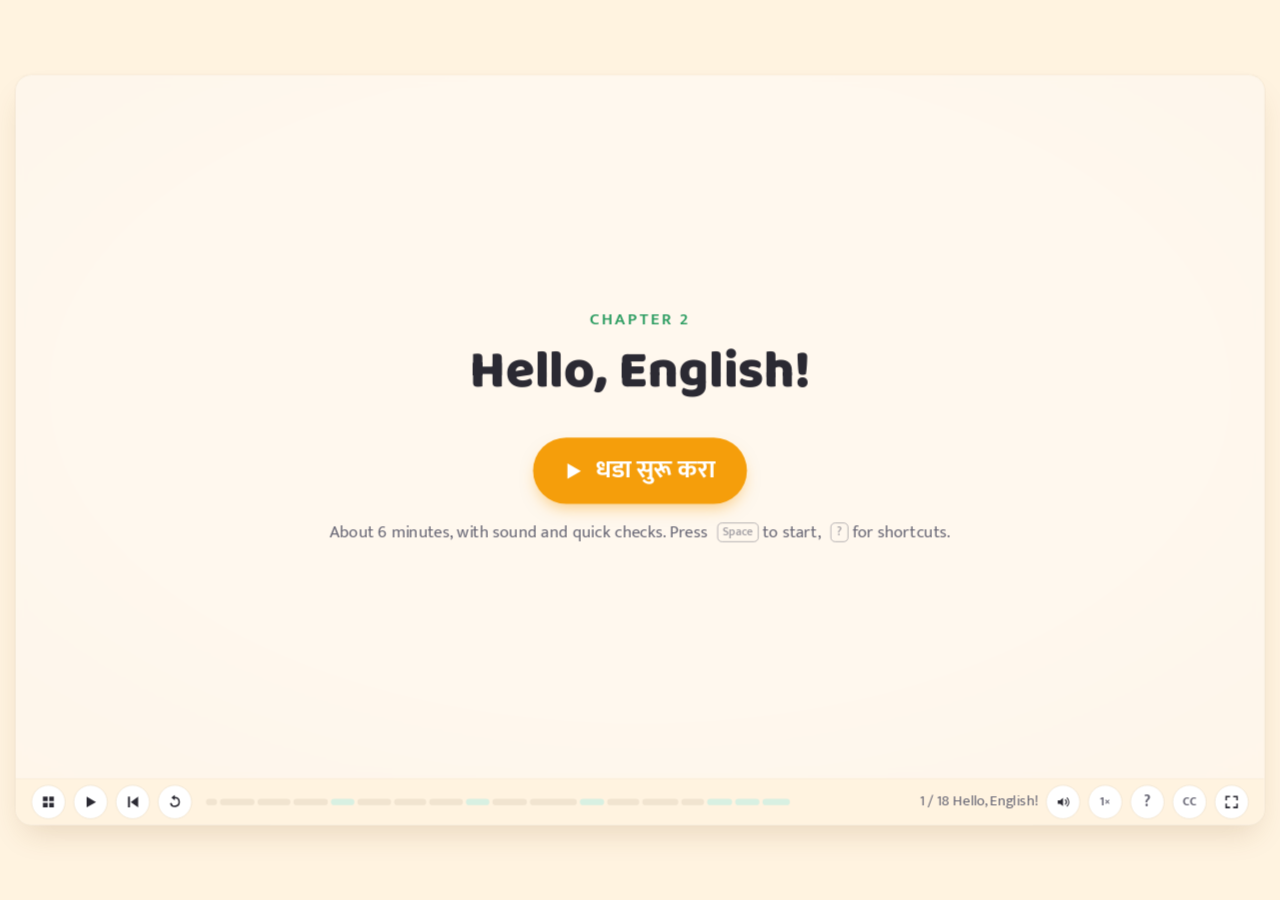
<file: ch02/index.html>
<!doctype html>
<html lang="mr">
<head>
<meta charset="utf-8">
<meta name="viewport" content="width=device-width, initial-scale=1">
<title>२ · Hello, English!</title>
<link rel="stylesheet" href="../lib/engine.css">
<link rel="expect" href="#bar" blocking="render">
</head>
<body>
<script src="../lib/engine.js"></script>
<script src="audio/mr/timings.js"></script>
<script>
'use strict';
const CHAPTER = { number: 2, title: 'Hello, English!', minutes: 6, language: 'mr', next: '../ch03/' };

/* ---------- palette roles ---------- */
const PLUM = COL.irr, SKY = COL.whole, LIVE = COL.leaf, SAFF = COL.int, CORAL = '#e0524d', DEAD = COL.stone, BARK = COL.bark;
// one colour per sentence pattern, kept through the chapter
const PAT = { am: PLUM, name: SKY, live: LIVE, like: SAFF, want: CORAL };

/* ---------- text helpers (as in ch01) ---------- */
const text = (p, str, x, y, t0, { size = 32, fill = COL.chalk, anchor = 'start', weight = 500, font = UI } = {}) => {
  const e = T(p, str, { x, y, size, fill, anchor, weight, font, o: 0 }); show(e, t0); return e;
};
const title = (p, str, t0 = .1, y = 120, fill = PLUM) => text(p, str, 800, y, t0, { size: 56, weight: 800, anchor: 'middle', font: HEAD, fill });
const note = (p, str, x, y, t0, fill = SAFF, size = 36, r = -3) => {
  const g = G(p, { x, y, o: 0, r }); T(g, str, { size, fill, font: SCRIPT, weight: 700, anchor: 'middle' }); show(g, t0); return g;
};
function label(p, str, x, y, t0, color = COL.chalk, size = 26) { return text(p, str, x, y, t0, { size, fill: color, anchor: 'middle', weight: 700 }); }
function bubble(p, str, x, y, t0, { w = 420, color = SAFF, size = 30, font = UI } = {}) {
  const g = G(p, { x, y, o: 0, s: .7 });
  mk('path', { d: `M${-w / 2} -40h${w}a16 16 0 0 1 16 16v56a16 16 0 0 1-16 16h${-w / 2 + 40}l-24 26v-26h${-w / 2 + 8}a16 16 0 0 1-16-16v-56a16 16 0 0 1 16-16z`, fill: '#fff', stroke: color, 'stroke-width': 3 }, g);
  T(g, str, { y: 12, size, fill: COL.chalk, weight: 600, anchor: 'middle', font });
  pop(g, t0); return g;
}
function kcard(p, x, y, w, h, color, { o = 0, s = 1, fill = '#fff' } = {}) {
  const g = G(p, { x, y, o, s });
  mk('rect', { x: 0, y: 0, width: w, height: h, rx: 22, fill, stroke: COL.edge || '#f1e4d0', 'stroke-width': 2 }, g);
  mk('path', { d: `M22 0h-4a18 18 0 0 0-18 18v${h - 36}a18 18 0 0 0 18 18h4z`, fill: color }, g);
  return g;
}

/* ---------- drawn things (around (0,0) on the baseline); en- prefix avoids engine names ---------- */
function tree(p, x, y, s = 1) {
  const g = G(p, { x, y, s, o: 0 });
  mk('path', { d: 'M-14 0V-90q0-14 14-14q14 0 14 14V0z', fill: BARK }, g);
  mk('circle', { cx: 0, cy: -150, r: 70, fill: COL.leaf2 }, g);
  mk('circle', { cx: -52, cy: -120, r: 48, fill: COL.leaf }, g);
  mk('circle', { cx: 52, cy: -120, r: 48, fill: COL.leaf }, g);
  mk('circle', { cx: 0, cy: -110, r: 50, fill: COL.leaf2 }, g);
  return g;
}
// a child: boy or girl, shirt colour, optional waving arm
function enKid(p, x, y, s = 1, { shirt = SKY, girl = false, wave = false } = {}) {
  const g = G(p, { x, y, s, o: 0 });
  if (girl) {
    mk('path', { d: 'M-22 -120h44l16 74h-76z', fill: shirt }, g);
    mk('rect', { x: -18, y: -48, width: 14, height: 48, rx: 6, fill: '#f1c7a0' }, g); mk('rect', { x: 4, y: -48, width: 14, height: 48, rx: 6, fill: '#f1c7a0' }, g);
    mk('rect', { x: -20, y: -8, width: 18, height: 8, rx: 3, fill: '#6b4f3a' }, g); mk('rect', { x: 2, y: -8, width: 18, height: 8, rx: 3, fill: '#6b4f3a' }, g);
  } else {
    mk('rect', { x: -22, y: -120, width: 44, height: 70, rx: 14, fill: shirt }, g);
    mk('rect', { x: -20, y: -52, width: 17, height: 52, rx: 7, fill: '#6b4f3a' }, g); mk('rect', { x: 3, y: -52, width: 17, height: 52, rx: 7, fill: '#6b4f3a' }, g);
  }
  mk('circle', { cx: 0, cy: -146, r: 30, fill: '#f1c7a0' }, g);
  if (girl) {
    mk('path', { d: 'M-30 -150q0-32 30-32q30 0 30 32l8 48h-16l-8-44q-14 8-28 8q-14 0-28-8l-8 44h-16z', fill: '#2b2a33' }, g);
    mk('circle', { cx: 24, cy: -168, r: 7, fill: CORAL }, g);
  } else {
    mk('path', { d: 'M-30 -152q4-30 30-30q26 0 30 30q-18-10-30-6q-12-4-30 6z', fill: '#2b2a33' }, g);
  }
  mk('circle', { cx: -10, cy: -148, r: 3.5, fill: COL.chalk }, g); mk('circle', { cx: 10, cy: -148, r: 3.5, fill: COL.chalk }, g);
  mk('path', { d: 'M-9 -134q9 8 18 0', stroke: COL.chalk, 'stroke-width': 2.5, fill: 'none', 'stroke-linecap': 'round' }, g);
  mk('path', { d: wave ? 'M-22 -108l-18 30M22 -108l36 -28' : 'M-22 -108l-18 30M22 -108l18 30', stroke: '#f1c7a0', 'stroke-width': 10, 'stroke-linecap': 'round' }, g);
  return g;
}
// a sentence brick: rounded box with a word or phrase, centred on (x,y)
function enBrick(p, str, x, y, color, { size = 36, w, h = 70, fill = '#fff', dash = false, s = .8 } = {}) {
  const ww = w || Math.max(90, Math.round(str.length * size * .56) + 44);
  const g = G(p, { x, y, o: 0, s });
  const a = { x: -ww / 2, y: -h / 2, width: ww, height: h, rx: 16, fill, stroke: color, 'stroke-width': 3 };
  if (dash) a['stroke-dasharray'] = '12 9';
  mk('rect', a, g);
  T(g, str, { y: size * .36, size, fill: color, weight: 800, anchor: 'middle', font: HEAD });
  g._w = ww; return g;
}
// a row of bricks from a left edge; items [{t, color, dash, w}]; pops them in order. returns bricks (with ._cx)
function enBricks(p, items, x0, y, t0, { size = 36, gap = 14, step = .35, at } = {}) {
  let x = x0;
  return items.map((it, i) => {
    const ww = it.w || Math.max(90, Math.round(it.t.length * size * .56) + 44);
    const b = enBrick(p, it.t, x + ww / 2, y, it.color, { size, w: ww, dash: it.dash, fill: it.fill || '#fff' });
    b._cx = x + ww / 2; x += ww + gap;
    pop(b, t0 + i * step);
    if (at != null) pulse(b, at + i * .25, 1.1);   // the words are named: each brick nods in turn
    return b;
  });
}
// an English sentence with its Marathi meaning under it
function enPair(p, en, mr, x, y, t0, { color = PLUM, size = 40, anchor = 'start', mrSize } = {}) {
  const g = G(p, { x: x - 18, y, o: 0 });
  T(g, en, { size, fill: color, weight: 800, font: HEAD, anchor });
  if (mr) T(g, mr, { y: size * .95, size: mrSize || Math.round(size * .65), fill: COL.dim, weight: 600, anchor });
  tw(g, { o: 1, x }, t0, .5, out); return g;
}
// pattern formula bar: "I + am + information"
function enFormula(p, parts, color, x, y, t0, { w = 760 } = {}) {
  const g = G(p, { x, y, o: 0, s: .85 });
  mk('rect', { x: -w / 2, y: -46, width: w, height: 92, rx: 46, fill: '#fff', stroke: color, 'stroke-width': 3 }, g);
  T(g, parts.join('  +  '), { y: 14, size: 38, fill: color, weight: 800, anchor: 'middle', font: HEAD });
  pop(g, t0); return g;
}
// a hut, a row of city buildings, an ID card, a microphone, a signpost
function enHouse(p, x, y, s = 1) {
  const g = G(p, { x, y, s, o: 0 });
  mk('rect', { x: -110, y: -120, width: 220, height: 120, rx: 8, fill: '#fde68a', stroke: BARK, 'stroke-width': 3 }, g);
  mk('path', { d: 'M-130 -120L0 -210L130 -120z', fill: '#c2410c' }, g);
  mk('rect', { x: -26, y: -70, width: 52, height: 70, rx: 6, fill: BARK }, g);
  mk('rect', { x: 40, y: -96, width: 44, height: 40, rx: 4, fill: COL.sky, stroke: BARK, 'stroke-width': 2 }, g);
  return g;
}
function enCity(p, x, y, s = 1) {
  const g = G(p, { x, y, s, o: 0 });
  [[-150, 160, '#cbd5e1'], [-60, 230, '#94a3b8'], [50, 190, '#cbd5e1'], [130, 120, '#94a3b8']].forEach(([bx, bh, f]) => {
    mk('rect', { x: bx, y: -bh, width: 80, height: bh, rx: 4, fill: f, stroke: '#475569', 'stroke-width': 2 }, g);
    for (let r = 0; r < Math.floor(bh / 40); r++) for (let c = 0; c < 2; c++) mk('rect', { x: bx + 14 + c * 32, y: -bh + 14 + r * 40, width: 20, height: 18, rx: 2, fill: '#fef3c7' }, g);
  });
  return g;
}
function enIdCard(p, x, y, s = 1, color = SKY) {
  const g = G(p, { x, y, s, o: 0 });
  mk('rect', { x: -130, y: -84, width: 260, height: 168, rx: 16, fill: '#fff', stroke: color, 'stroke-width': 4 }, g);
  mk('rect', { x: -130, y: -84, width: 260, height: 34, rx: 16, fill: color }, g); mk('rect', { x: -130, y: -60, width: 260, height: 10, fill: color }, g);
  mk('rect', { x: -108, y: -32, width: 80, height: 92, rx: 10, fill: COL.sky }, g);
  mk('circle', { cx: -68, cy: -4, r: 16, fill: '#f1c7a0' }, g); mk('path', { d: 'M-98 52q0-34 30-34q30 0 30 34z', fill: color }, g);
  [[-10, 170], [20, 120], [50, 140]].forEach(([ly, lw]) => mk('rect', { x: -14, y: ly - 6, width: lw * .7, height: 12, rx: 6, fill: '#e2e8f0' }, g));
  return g;
}
function enMic(p, x, y, s = 1) {
  const g = G(p, { x, y, s, o: 0 });
  // stand, handle, capsule head with a grille, and sound waves
  mk('path', { d: 'M-50 0h100', stroke: DEAD, 'stroke-width': 8, 'stroke-linecap': 'round' }, g);
  mk('rect', { x: -9, y: -70, width: 18, height: 70, rx: 6, fill: DEAD }, g);
  mk('path', { d: 'M-44 -130v30a44 44 0 0 0 88 0v-30', stroke: '#6b7280', 'stroke-width': 7, fill: 'none', 'stroke-linecap': 'round' }, g);
  mk('rect', { x: -30, y: -210, width: 60, height: 110, rx: 30, fill: PLUM }, g);
  for (let i = 0; i < 4; i++) mk('path', { d: `M-22 ${-190 + i * 22}h44`, stroke: '#fff', 'stroke-width': 3, opacity: .55 }, g);
  mk('path', { d: 'M50 -190q24 34 0 68M-50 -190q-24 34 0 68', stroke: PLUM, 'stroke-width': 4, fill: 'none', 'stroke-linecap': 'round', opacity: .6 }, g);
  mk('path', { d: 'M74 -206q40 50 0 100M-74 -206q-40 50 0 100', stroke: PLUM, 'stroke-width': 4, fill: 'none', 'stroke-linecap': 'round', opacity: .3 }, g);
  return g;
}
function enSign(p, str, x, y, color, t0) {
  const g = G(p, { x, y, o: 0, s: .8 });
  mk('rect', { x: -4, y: -120, width: 8, height: 120, fill: BARK }, g);
  mk('path', { d: 'M-90 -128h170l20 22l-20 22h-170z', fill: '#fff', stroke: color, 'stroke-width': 3 }, g);
  T(g, str, { x: -2, y: -96, size: 26, fill: color, weight: 800, anchor: 'middle', font: HEAD });
  pop(g, t0); return g;
}
// chat bubble for the conversation: side 'l' (left speaker) or 'r'
function enChat(p, str, y, side, color, t0, { size = 28 } = {}) {
  const w = Math.round(str.length * size * .5) + 44, x = side === 'l' ? 420 : 1180 - w;
  const g = G(p, { x, y, o: 0 });
  mk('rect', { x: 0, y: -34, width: w, height: 52, rx: 18, fill: side === 'l' ? '#fff' : color, stroke: color, 'stroke-width': 2.5 }, g);
  mk('path', { d: side === 'l' ? 'M4 -2l-16 14l20-2z' : `M${w - 4} -2l16 14l-20-2z`, fill: side === 'l' ? '#fff' : color, stroke: color, 'stroke-width': 2.5 }, g);
  T(g, str, { x: 22, y: 4, size, fill: side === 'l' ? COL.chalk : '#fff', weight: 600 });
  put(g, { x: x + (side === 'l' ? -20 : 20) }); tw(g, { o: 1, x }, t0, .4, out);
  return g;
}
const ground = (p, y = 700, t0 = .1) => { const l = path(p, `M80 ${y}H1520`, { stroke: COL.soil, 'stroke-width': 6 }, { d: 0 }); draw(l, t0, 1); return l; };
// a plum underline blank
const enBlank = (p, x, y, w, color = PLUM) => mk('path', { d: `M${x} ${y}h${w}`, stroke: color, 'stroke-width': 4, 'stroke-linecap': 'round', 'stroke-dasharray': '10 8' }, p);

/* ---------- beats ---------- */
const BEATS = [
  ['intro', 'Hello, English!', (m, D) => {
    const p = panel(0);
    const bg = mk('rect', { x: 0, y: 0, width: 1600, height: 900, fill: '#f5effe' }, p); put(bg, { o: 0 }); tw(bg, { o: 1 }, 0, 1);
    const g = G(p, { o: 0, y: 24 });
    T(g, 'नवयान · दिवस १ · धडा २ · English', { x: 800, y: 250, size: 26, fill: SAFF, weight: 700, anchor: 'middle' });
    T(g, 'Hello, English!', { x: 800, y: 420, size: 128, fill: PLUM, weight: 800, anchor: 'middle', font: HEAD });
    tw(g, { o: 1, y: 0 }, .3, 1.1, out);
    [['Hello!', 240, 300, SKY, 220], ['Hi!', 1360, 280, SAFF, 160], ['Good morning!', 1300, 640, LIVE, 360], ['My name is…', 290, 660, CORAL, 320]]
      .forEach(([s, x, y, c, w], i) => bubble(p, s, x, y, m('hello', i * .3), { w, color: c, size: 32, font: HEAD }));
    text(p, 'आज आपण स्वतःची ओळख English मध्ये करून देऊ.', 800, 560, m('sub'), { size: 40, fill: COL.dim, anchor: 'middle', font: SCRIPT, weight: 700 });
  }],

  ['known', 'Let us begin with simple English', (m) => {
    const p = panel(0);
    title(p, 'Let us begin with simple English', .1);
    text(p, 'आपण आधीच अनेक English words वापरतो.', 800, 190, .5, { size: 30, fill: COL.dim, anchor: 'middle' });
    const words = ['School', 'book', 'pen', 'bus', 'mobile', 'teacher', 'Market', 'hospital', 'doctor'];
    const pos = [[330, 320], [620, 290], [900, 330], [1200, 300], [430, 470], [760, 480], [1080, 460], [1340, 470], [600, 630]];
    const chips = words.map((w, i) => { const b = enBrick(p, w, pos[i][0], pos[i][1], PLUM, { size: 38, h: 76 }); pop(b, m('w' + (i + 1))); return b; });
    const nn = note(p, 'English आपल्यासाठी नवीन नाही!', 1100, 650, m('new', .3), SAFF, 40); hide(nn, m('build'), .4);
    // words gather into a pile, an arrow, and a sentence appears
    chips.forEach((b, i) => tw(b, { x: 300 + (i % 3) * 26 - 26, y: 540 + Math.floor(i / 3) * 44 - 70, s: .8 }, m('build'), .9, io));
    const wl = label(p, 'words', 300, 650, m('build', .9), PLUM, 30);
    const ar = path(p, 'M470 500H700', { stroke: COL.dim, 'stroke-width': 5 }, { d: 0 }); draw(ar, m('build', 1), .6);
    const ah = mk('path', { d: 'M690 486l20 14-20 14', stroke: COL.dim, 'stroke-width': 5, fill: 'none' }, p); put(ah, { o: 0 }); show(ah, m('build', 1.5), .2);
    const card = kcard(p, 740, 420, 700, 170, PLUM); tw(card, { o: 1 }, m('build', 1.7), .5);
    T(card, 'I am a student.', { x: 60, y: 76, size: 46, fill: PLUM, weight: 800, font: HEAD });
    T(card, 'मी विद्यार्थी आहे.', { x: 60, y: 128, size: 28, fill: COL.dim, weight: 600 });
    label(p, 'sentences', 1090, 640, m('build', 2), PLUM, 30);
    note(p, 'चला, सुरुवात करूया!', 800, 790, m('go'), PLUM, 44);
  }],

  ['iam', 'I am…', (m) => {
    const p = panel(0);
    title(p, 'I am…', .1, 110, PAT.am);
    text(p, 'सगळ्यात उपयोगी sentence patterns पैकी एक', 800, 170, .4, { size: 28, fill: COL.dim, anchor: 'middle' });
    const bricks = enBricks(p, [{ t: 'I', color: PAT.am }, { t: 'am', color: PAT.am }, { t: '________', color: PAT.am, dash: true, w: 300 }], 120, 280, .6, { size: 40, at: m('pat') });
    const slot = bricks[2]._cx;
    const ex = [['a student', 'मी विद्यार्थी आहे.'], ['a boy', 'मी मुलगा आहे.'], ['a girl', 'मी मुलगी आहे.'], ['happy', 'मी आनंदी आहे.']];
    let prev = null;
    ex.forEach(([en, mr], i) => {
      const t0 = m('s' + (i + 1));
      const b = enBrick(p, en, slot, 280, PAT.am, { size: 40, w: 300, fill: '#f5effe' });
      if (prev) hide(prev, t0, .3);
      pop(b, t0 + .1); prev = b;
      enPair(p, 'I am ' + en + '.', mr, 140 + (i % 2) * 460, 420 + Math.floor(i / 2) * 150, t0 + .4, { color: PAT.am, size: 40 });
    });
    const boyK = enKid(p, 1300, 700, 1.4); show(boyK, .8, .5);
    const book = G(p, { x: 1240, y: 600, o: 0 }); mk('rect', { x: -22, y: -16, width: 44, height: 32, rx: 4, fill: SAFF, stroke: BARK, 'stroke-width': 2 }, book); mk('path', { d: 'M0 -16v32', stroke: BARK, 'stroke-width': 2 }, book); show(book, m('s1', .3), .3); hide(book, m('s2'), .3);
    const girlK = enKid(p, 1300, 700, 1.4, { shirt: CORAL, girl: true }); hide(boyK, m('s3'), .3); show(girlK, m('s3'), .4);
    for (let i = 0; i < 5; i++) { const sp = T(p, '✦', { x: 1180 + i * 60, y: 420 + (i % 2) * 40, size: 34, fill: SAFF, anchor: 'middle', o: 0 }); put(sp, { s: 0 }); pop(sp, m('s4', .2 + i * .12)); }
    const smile = text(p, 'happy!', 1300, 400, m('s4', .5), { size: 34, fill: SAFF, font: SCRIPT, weight: 700, anchor: 'middle' });
    const gl = path(p, 'M1120 700H1500', { stroke: COL.soil, 'stroke-width': 6 }, { d: 0 }); draw(gl, .2, .8);
    enFormula(p, ['I', 'am', 'information'], PAT.am, 560, 790, m('rule', .4), { w: 820 });
    note(p, 'स्वतःबद्दल अनेक sentences!', 1300, 850, m('rule', 2.4), SAFF, 32);
  }],

  ['name', 'My name is…', (m) => {
    const p = panel(0);
    title(p, 'My name is…', .1, 110, PAT.name);
    text(p, 'introduction मधील एक महत्त्वाचे sentence', 800, 170, .4, { size: 28, fill: COL.dim, anchor: 'middle' });
    const idc = enIdCard(p, 300, 330, 1, PAT.name); pop(idc, .5);
    enBricks(p, [{ t: 'My name is', color: PAT.name }, { t: '________', color: PAT.name, dash: true, w: 260 }], 500, 280, .6, { size: 40, at: m('pat') });
    const kid = enKid(p, 300, 720, 1.2); show(kid, m('amol'), .4);
    label(p, 'Amol', 300, 770, m('amol', .2), PAT.name, 30);
    bubble(p, 'My name is Amol.', 560, 520, m('amol', .4), { w: 400, color: PAT.name, size: 34, font: HEAD });
    text(p, 'माझे नाव अमोल आहे.', 560, 600, m('amol', 1.4), { size: 28, fill: COL.dim, anchor: 'middle' });
    const you = enBrick(p, 'तुमचे नाव', 912, 280, SAFF, { size: 32, w: 260, fill: '#fff7e6' }); pop(you, m('you', .6));
    pulse(you, m('you', 1.4), 1.12); pulse(you, m('you', 2.2), 1.12);
    // the introduction card on the right
    const card = kcard(p, 900, 380, 640, 330, PAT.name); tw(card, { o: 1 }, m('two', -.2), .5);
    const lines = [['My name is Amol.', PAT.name, m('two', -.1)], ['I am a student.', PAT.am, m('two')], ['I study in Class ____.', PLUM, m('three')]];
    lines.forEach(([s, c, t0], i) => enPair(card, (i + 1) + '.  ' + s, null, 50, 80 + i * 72, t0, { color: c, size: 38 }));
    const tag = T(card, 'ही एक छोटी introduction!', { x: 320, y: 296, size: 30, fill: SAFF, weight: 700, anchor: 'middle', font: SCRIPT, o: 0 }); show(tag, m('intro', 11.1));

  }],

  ['q1', 'छोटी तपासणी', () => { panel(0); }, { ask: done => quiz({ x: 300, y: 180, w: 1000, cls: 'side', maxH: 540 }, [{
    id: 'c-girl', prompt: ['“मी मुलगी आहे.” हे English मध्ये कसे म्हणाल?'],
    build: choice([
      ['I am a girl.'],
      ['My name is girl.'],
      ['I am girl am.'],
    ], 0, 'बरोबर! I + am + information. मी = I, आहे = am, मुलगी = a girl.', [
      null,
      '“My name is” नंतर नाव येतं. girl हे नाव नाही. “मी … आहे” म्हणजे I am …',
      'am फक्त एकदाच येतं. Pattern: I + am + information.',
    ]),
  }], done, 'छोटी तपासणी') }],

  ['live', 'I live in…', (m) => {
    const p = panel(0);
    title(p, 'I live in…', .1, 110, PAT.live);
    text(p, 'आपण कुठे राहतो हे सांगण्यासाठी', 800, 170, .4, { size: 28, fill: COL.dim, anchor: 'middle' });
    const gl = path(p, 'M100 640H760', { stroke: COL.soil, 'stroke-width': 6 }, { d: 0 }); draw(gl, .2, .8);
    const h = enHouse(p, 300, 640, .9); show(h, .4, .5); const t = tree(p, 520, 640, .7); show(t, .6, .5);
    const bricks = enBricks(p, [{ t: 'I', color: PAT.live }, { t: 'live in', color: PAT.live }, { t: '________', color: PAT.live, dash: true, w: 280 }], 100, 280, .6, { size: 40, at: m('pat') });
    const slotX = bricks[2]._cx;
    const b1 = enBrick(p, 'a village', slotX, 280, PAT.live, { size: 40, w: 280, fill: '#ecfdf5' }); pop(b1, m('village', .1));
    const mr = text(p, 'मी एका गावात राहतो / राहते.', 100, 360, m('village', 1.2), { size: 28, fill: COL.dim });
    // Kannad: a signpost by the house
    const sg = enSign(p, 'Kannad', 680, 640, PAT.live, m('kannad', 2.4));
    const b2 = enBrick(p, 'Kannad', slotX, 280, PAT.live, { size: 40, w: 280, fill: '#ecfdf5' }); hide(b1, m('kannad', 2.3), .3); pop(b2, m('kannad', 2.5));
    // city: buildings replace the hut; a long name needs a wide brick
    const city = enCity(p, 380, 640, .9); hide(h, m('city', 2.4), .4); hide(t, m('city', 2.4), .4); hide(sg, m('city', 2.4), .4); show(city, m('city', 2.6), .5);
    const b3 = enBrick(p, 'Chhatrapati Sambhajinagar', 100 + 90 + 14 + bricks[1]._w + 14 + 300, 280, PAT.live, { size: 32, w: 600, fill: '#ecfdf5' }); hide(b2, m('city', 2.5), .3); pop(b3, m('city', 2.7));
    hide(mr, m('city', 2.4), .3); text(p, 'शहराचे नाव तसेच लिहा.', 100, 360, m('city', 3.6), { size: 28, fill: COL.dim });
    // the introduction grows to four lines
    const card = kcard(p, 900, 400, 640, 400, PAT.live); tw(card, { o: 1 }, m('grow', .6), .5);
    const lines = [['My name is Amol.', PAT.name, 3.7], ['I am a student.', PAT.am, 6.2], ['I study in Class ____.', PLUM, 8.7], ['I live in a village.', PAT.live, 11.2]];
    lines.forEach(([s, c, dt], i) => enPair(card, (i + 1) + '.  ' + s, null, 50, 90 + i * 80, m('grow', dt), { color: c, size: 38 }));
    note(p, 'चार sentences!', 1220, 850, m('grow', 13.9), SAFF, 34);
  }],

  ['like', 'I like…', (m) => {
    const p = panel(0);
    title(p, 'I like…', .1, 110, PAT.like);
    text(p, 'आपल्याला काय आवडते हे सांगण्यासाठी', 800, 170, .4, { size: 28, fill: COL.dim, anchor: 'middle' });
    enBricks(p, [{ t: 'I', color: PAT.like }, { t: 'like', color: PAT.like }, { t: '________', color: PAT.like, dash: true, w: 280 }], 480, 260, .6, { size: 40, at: m('pat') });
    const items = [['cricket', '🏏'], ['reading', '📖'], ['drawing', '🎨'], ['music', '🎵'], ['science', '🔬']];
    items.forEach(([w, ic], i) => {
      const x = 240 + i * 280, g = G(p, { x, y: 420, o: 0, s: .7 });
      mk('circle', { r: 64, fill: '#fff', stroke: PAT.like, 'stroke-width': 4 }, g);
      T(g, ic, { y: 20, size: 60, anchor: 'middle' });
      T(g, 'I like ' + w + '.', { y: 120, size: 32, fill: PAT.like, weight: 800, anchor: 'middle', font: HEAD });
      pop(g, m('l' + (i + 1)));
    });
    enFormula(p, ['I like', 'thing / activity'], PAT.like, 800, 640, m('rule', .2), { w: 720 });
    const col = (x, head, mr, exs, t0) => {
      const g = kcard(p, x, 700, 660, 170, PAT.like); tw(g, { o: 1 }, t0, .5);
      T(g, head, { x: 40, y: 50, size: 30, fill: PAT.like, weight: 800, font: HEAD }); T(g, mr, { x: 380, y: 50, size: 26, fill: COL.dim, weight: 600 });
      exs.forEach(([s, dt], i) => { const t = T(g, s, { x: 40 + i * 340, y: 118, size: 28, fill: COL.chalk, weight: 700, o: 0 }); show(t, t0 + dt); });
    };
    col(110, 'thing', 'वस्तू', [['I like mangoes.', .3], ['I like books.', 2.2]], m('ex', -.3));
    col(830, 'activity', 'कृती', [['I like playing cricket.', .3], ['I like drawing.', 2.8]], m('ex', 4.9));
  }],

  ['want', 'I want to…', (m) => {
    const p = panel(0);
    title(p, 'I want to…', .1, 110, PAT.want);
    text(p, 'आपल्याला काय करायचे आहे हे सांगण्यासाठी', 800, 170, .4, { size: 28, fill: COL.dim, anchor: 'middle' });
    const bricks = enBricks(p, [{ t: 'I', color: PAT.want }, { t: 'want to', color: PAT.want }, { t: '________', color: PAT.want, dash: true, w: 380 }], 100, 260, .6, { size: 40, at: m('pat') });
    const slotX = bricks[2]._cx;
    // five stairs climbing to the right; the kid climbs one step per sentence; the slot shows the action
    const steps = [['learn English', 'मला English शिकायचे आहे.'], ['read', 'मला वाचायचे आहे.'], ['speak English', 'मला English बोलायचे आहे.'], ['become a doctor', 'मला doctor व्हायचे आहे.'], ['become a teacher', 'मला teacher व्हायचे आहे.']];
    const kid = enKid(p, 180, 800, 1); show(kid, .5, .4);
    const gl = path(p, 'M80 800H260', { stroke: COL.soil, 'stroke-width': 6 }, { d: 0 }); draw(gl, .3, .5);
    let prevB = null, prevM = null;
    steps.forEach(([act, mr], i) => {
      const x = 260 + i * 250, top = 800 - i * 95, t0 = m('w' + (i + 1));
      const st_ = mk('rect', { x, y: top, width: 250, height: 880 - top, rx: 6, fill: i % 2 ? '#fde8e7' : '#fff1f0', stroke: PAT.want, 'stroke-width': 2 }, p); put(st_, { o: 0 }); show(st_, t0, .3);
      const lb = T(p, act, { x: x + 125, y: top + 48, size: 26, fill: PAT.want, weight: 800, anchor: 'middle', font: HEAD, o: 0 }); show(lb, t0 + .2, .4);
      tw(kid, { x: x + 125, y: top }, t0, .6, io);
      const b = enBrick(p, act, slotX, 260, PAT.want, { size: 36, w: 380, fill: '#fff1f0' }); if (prevB) hide(prevB, t0, .3); pop(b, t0 + .1); prevB = b;
      const mt = text(p, mr, 100, 345, t0 + .6, { size: 28, fill: COL.dim }); if (prevM) hide(prevM, t0, .3); prevM = mt;
    });
    const star = T(p, '⭐', { x: 1545, y: 380, size: 56, anchor: 'middle', o: 0 }); put(star, { s: 0 }); pop(star, m('w5', .8));
    enFormula(p, ['I want to', 'action'], PAT.want, 470, 450, m('rule', .3), { w: 560 });
  }],

  ['q2', 'छोटी तपासणी', () => { panel(0); }, { ask: done => quiz(SCREEN, [{
    id: 'c-pat', prompt: ['प्रत्येक शब्दापुढे कोणता pattern येतो?'],
    build: grid([
      { parts: ['… a student'], ans: ['am'], why: 'I am a student. मी विद्यार्थी आहे.' },
      { parts: ['… a village'], ans: ['live'], why: 'I live in a village. गाव म्हणजे जागा; जागेपुढे live in.' },
      { parts: ['… cricket'], ans: ['like'], why: 'I like cricket. आवडती गोष्ट, म्हणून like.' },
      { parts: ['… learn English'], ans: ['want'], why: 'I want to learn English. learn ही कृती आहे, म्हणून want to.' },
      { parts: ['… Riya'], ans: ['name'], why: 'My name is Riya. नावापुढे My name is.' },
      { parts: ['… happy'], ans: ['am'], why: 'I am happy. स्वतःबद्दल माहिती, म्हणून I am.' },
    ], [['am', 'I am', PAT.am], ['name', 'My name is', PAT.name], ['live', 'I live in', PAT.live], ['like', 'I like', PAT.like], ['want', 'I want to', PAT.want]], { multi: false, text: true }),
  }], done, 'छोटी तपासणी') }],

  ['riya', 'Meet Riya', (m) => {
    const p = panel(0);
    title(p, 'Meet Riya', .1, 110);
    text(p, 'शिकलेल्या sentences एकत्र करूया', 800, 170, .4, { size: 28, fill: COL.dim, anchor: 'middle' });
    const gl = path(p, 'M120 760H560', { stroke: COL.soil, 'stroke-width': 6 }, { d: 0 }); draw(gl, .3, .6);
    const riya = enKid(p, 340, 760, 1.6, { shirt: CORAL, girl: true, wave: true }); show(riya, .5, .5);
    label(p, 'Riya', 340, 820, .8, PLUM, 32);
    const card = kcard(p, 640, 230, 880, 600, PLUM); tw(card, { o: 1 }, m('r1', -.3), .4);
    const lines = [['Hello.', PLUM], ['My name is Riya.', PAT.name], ['I am a student.', PAT.am], ['I study in Class ____.', PLUM], ['I live in a village.', PAT.live], ['I like reading books.', PAT.like], ['I like playing badminton.', PAT.like], ['I want to learn English.', PAT.want]];
    lines.forEach(([s, c], i) => {
      const g = enPair(card, s, null, 70, 72 + i * 64, m('r' + (i + 1)), { color: c, size: 36 });
      const d = mk('circle', { cx: 40, cy: 60 + i * 64, r: 9, fill: c }, card); put(d, { o: 0, s: 0 }); pop(d, m('r' + (i + 1)));
    });
    bubble(p, 'Hello!', 470, 330, m('r1'), { w: 200, color: PLUM, size: 32, font: HEAD });
    const tag = G(p, { x: 680, y: 875, o: 0 });
    T(tag, 'self-introduction', { size: 34, fill: PLUM, weight: 800, font: HEAD }); T(tag, '=  स्वतःची ओळख करून देणे', { x: 330, size: 28, fill: COL.dim, weight: 700 });
    tw(tag, { o: 1 }, m('self', .3), .5);
  }],

  ['talk', 'A small conversation', (m) => {
    const p = panel(0);
    title(p, 'A small conversation', .1, 100);
    text(p, 'शाळेच्या सुट्टीत Amol आणि Sameer बोलत होते.', 800, 160, .4, { size: 28, fill: COL.dim, anchor: 'middle' });
    const gl = path(p, 'M80 860H1520', { stroke: COL.soil, 'stroke-width': 6 }, { d: 0 }); draw(gl, .3, .8);
    const amol = enKid(p, 200, 860, 1.5); show(amol, .5, .5); label(p, 'Amol', 200, 895, .8, PAT.name, 30);
    const sam = enKid(p, 1400, 860, 1.5, { shirt: PLUM }); show(sam, .8, .5); label(p, 'Sameer', 1400, 895, 1, PLUM, 30);
    const lines = [['l', 'Hello!'], ['r', 'Hello!'], ['l', 'What is your name?'], ['r', 'My name is Sameer. What is your name?'], ['l', 'My name is Amol.'], ['r', 'Where do you live?'],
      ['l', 'I live in a village.'], ['r', 'What do you like?'], ['l', 'I like cricket. What about you?'], ['r', 'I like drawing.'], ['l', 'Nice!'], ['r', 'Thank you.']];
    lines.forEach(([side, s], i) => enChat(p, s, 222 + i * 52, side, side === 'l' ? PAT.name : PLUM, m('t' + (i + 1))));
    note(p, 'छोटा, पण useful!', 800, 893, m('end', 1.2), SAFF, 30, 0);
  }],

  ['q3', 'छोटी तपासणी', () => { panel(0); }, { ask: done => quiz({ x: 300, y: 180, w: 1000, cls: 'side', maxH: 540 }, [{
    id: 'c-where', prompt: ['Sameer विचारतो: “Where do you live?”  Amol काय म्हणेल?'],
    build: choice([
      ['I live in a village.'],
      ['I like cricket.'],
      ['My name is Amol.'],
    ], 0, 'बरोबर! Where = कुठे. Where do you live? चे उत्तर I live in … ने सुरू होतं.', [
      null,
      'हे उत्तर “What do you like?” चे आहे. Where म्हणजे कुठे.',
      'हे उत्तर “What is your name?” चे आहे. इथे गाव विचारलं आहे.',
    ]),
  }], done, 'छोटी तपासणी') }],

  ['five', 'Five questions you should know', (m) => {
    const p = panel(0);
    title(p, 'Five questions you should know', .1, 100);
    text(p, 'English conversation मध्ये हे questions वारंवार येतात.', 800, 160, .4, { size: 28, fill: COL.dim, anchor: 'middle' });
    const rows = [['What is your name?', 'My name is ____.', PAT.name], ['Where do you live?', 'I live in ____.', PAT.live], ['How are you?', 'I am fine.  /  I am good.', PAT.am], ['What do you like?', 'I like ____.', PAT.like], ['What do you want to learn?', 'I want to learn ____.', PAT.want]];
    rows.forEach(([q, a, c], i) => {
      const y = 260 + i * 125, t0 = m('q' + (i + 1));
      const n = G(p, { x: 150, y: y - 14, o: 0, s: .5 });
      mk('circle', { r: 30, fill: c }, n); T(n, String(i + 1), { y: 12, size: 30, fill: '#fff', weight: 800, anchor: 'middle' });
      pop(n, t0);
      const g = G(p, { x: -16, y, o: 0 });
      T(g, q, { x: 210, size: 40, fill: c, weight: 800, font: HEAD });
      tw(g, { o: 1, x: 0 }, t0 + 1.1, .4);
      const ar = path(p, `M840 ${y - 14}H896M884 ${y - 26}l14 12-14 12`, { stroke: COL.dim, 'stroke-width': 4, fill: 'none' }, { d: 0 }); draw(ar, t0 + 3, .3);
      const ans = T(p, a, { x: 930, y, size: 36, fill: COL.chalk, weight: 700, font: HEAD, o: 0 }); show(ans, t0 + 3.3);
    });
  }],

  ['yourturn', 'Your turn!', (m) => {
    const p = panel(0);
    title(p, 'Your turn!', .1, 110);
    text(p, 'पुस्तकाकडे पाहू नका. एक मिनिट स्वतःबद्दल English मध्ये बोला.', 800, 170, .5, { size: 28, fill: COL.dim, anchor: 'middle' });
    const mic = enMic(p, 300, 640, 1.3); pop(mic, .6);
    const card = kcard(p, 540, 220, 720, 560, PLUM); tw(card, { o: 1 }, m('y1', -.3), .4);
    const lines = ['Hello. My name is ____.', 'I am a student.', 'I study in Class ____.', 'I live in ____.', 'I like ____.', 'My favourite subject is ____.', 'I want to learn English.'];
    const texts = lines.map((s, i) => {
      const t = T(card, s, { x: 60, y: 84 + i * 68, size: 38, fill: PLUM, weight: 800, font: HEAD, o: 0 }); show(t, m('y' + (i + 1)));
      if (s.includes('____')) { pulse(t, m('y' + (i + 1), .5), 1.02); }
      return t;
    });
    // close the book: the template fades, the badge pops
    tw(card, { o: .18 }, m('close', .4), .8);
    const badge = G(p, { x: 1410, y: 500, o: 0, s: .6 });
    mk('circle', { r: 130, fill: '#fff', stroke: SAFF, 'stroke-width': 6 }, badge);
    T(badge, '१ मिनिट', { y: -16, size: 48, fill: SAFF, weight: 800, anchor: 'middle', font: HEAD });
    T(badge, 'आठवणीने बोला!', { y: 40, size: 34, fill: COL.chalk, weight: 700, anchor: 'middle', font: SCRIPT });
    pop(badge, m('close', 1.2));
    const ring = mk('circle', { r: 130, fill: 'none', stroke: SAFF, 'stroke-width': 6, 'stroke-dasharray': '817', 'stroke-dashoffset': 817, transform: 'rotate(-90)' }, badge);
    prog(q => ring.setAttribute('stroke-dashoffset', 817 * (1 - q)), m('close', 1.6), 4, lin);
  }],

  ['wrap', 'आज आपण काय शिकलो?', (m) => {
    const p = panel(0);
    title(p, 'आज आपण काय शिकलो?', .1);
    [['I am …   स्वतःबद्दल सांगायला', 'w1', PAT.am],
     ['My name is …  ·  I live in …   नाव आणि गाव', 'w2', PAT.live],
     ['I like …  ·  I want to …   आवड आणि इच्छा', 'w3', PAT.like],
     ['Hello … Thank you.   एक छोटा conversation', 'w4', PLUM]].forEach(([str, mark, color], i) => {
      const g = G(p, { x: -16, y: 250 + i * 120, o: 0 });
      mk('circle', { cx: 200, cy: -12, r: 28, fill: color }, g);
      T(g, String(i + 1), { x: 200, y: -1, size: 28, fill: '#fff', weight: 800, anchor: 'middle' });
      T(g, str, { x: 254, size: 36, weight: 700, font: HEAD, fill: COL.chalk });
      tw(g, { o: 1, x: 0 }, m(mark), .6);
    });
  }],

  ['final1', 'धड्याचा सराव', () => { panel(0); }, { ask: done => quiz(SCREEN, [{
    id: 'p-pat2', prompt: ['प्रत्येक मराठी वाक्यासाठी कोणता English pattern वापराल?'],
    build: grid([
      { parts: ['मी आनंदी आहे.'], ans: ['am'], why: 'I am happy.' },
      { parts: ['मी कन्नडमध्ये राहतो.'], ans: ['live'], why: 'I live in Kannad. जागा, म्हणून live in.' },
      { parts: ['मला चित्र काढायला आवडतं.'], ans: ['like'], why: 'I like drawing. आवड, म्हणून like.' },
      { parts: ['मला teacher व्हायचे आहे.'], ans: ['want'], why: 'I want to become a teacher. इच्छा, म्हणून want to.' },
      { parts: ['मी विद्यार्थी आहे.'], ans: ['am'], why: 'I am a student.' },
      { parts: ['मला वाचायला आवडतं.'], ans: ['like'], why: 'I like reading.' },
    ], [['am', 'I am', PAT.am], ['live', 'I live in', PAT.live], ['like', 'I like', PAT.like], ['want', 'I want to', PAT.want]], { multi: false, text: true }),
  }], done, 'धड्याचा सराव   १ पैकी २') }],

  ['final2', 'धड्याचा सराव', () => { panel(0); }, { ask: done => quiz(SCREEN, [{
    id: 'p-how', prompt: ['कोणी विचारलं “How are you?” तर तुम्ही काय म्हणाल?'],
    build: choice([
      ['I am fine.'],
      ['My name is fine.'],
      ['I live in fine.'],
      ['I like you.'],
    ], 0, 'बरोबर! How are you? = तू कसा/कशी आहेस? उत्तर: I am fine. किंवा I am good.', [
      null,
      'fine हे नाव नाही. My name is नंतर फक्त नाव येतं.',
      'live in नंतर जागेचे नाव येतं. fine ही जागा नाही.',
      'हे उत्तर “What do you like?” चे आहे. How are you? ला I am … ने उत्तर द्या.',
    ]),
  }], done, 'धड्याचा सराव   २ पैकी २') }],

  ['finish', 'पूर्ण', () => { panel(0); }, { ask: finishCard }],
].map(([id, title, run, extra]) => ({ id, title, run, ...extra }));

boot();
</script>
</body>
</html>
</file>
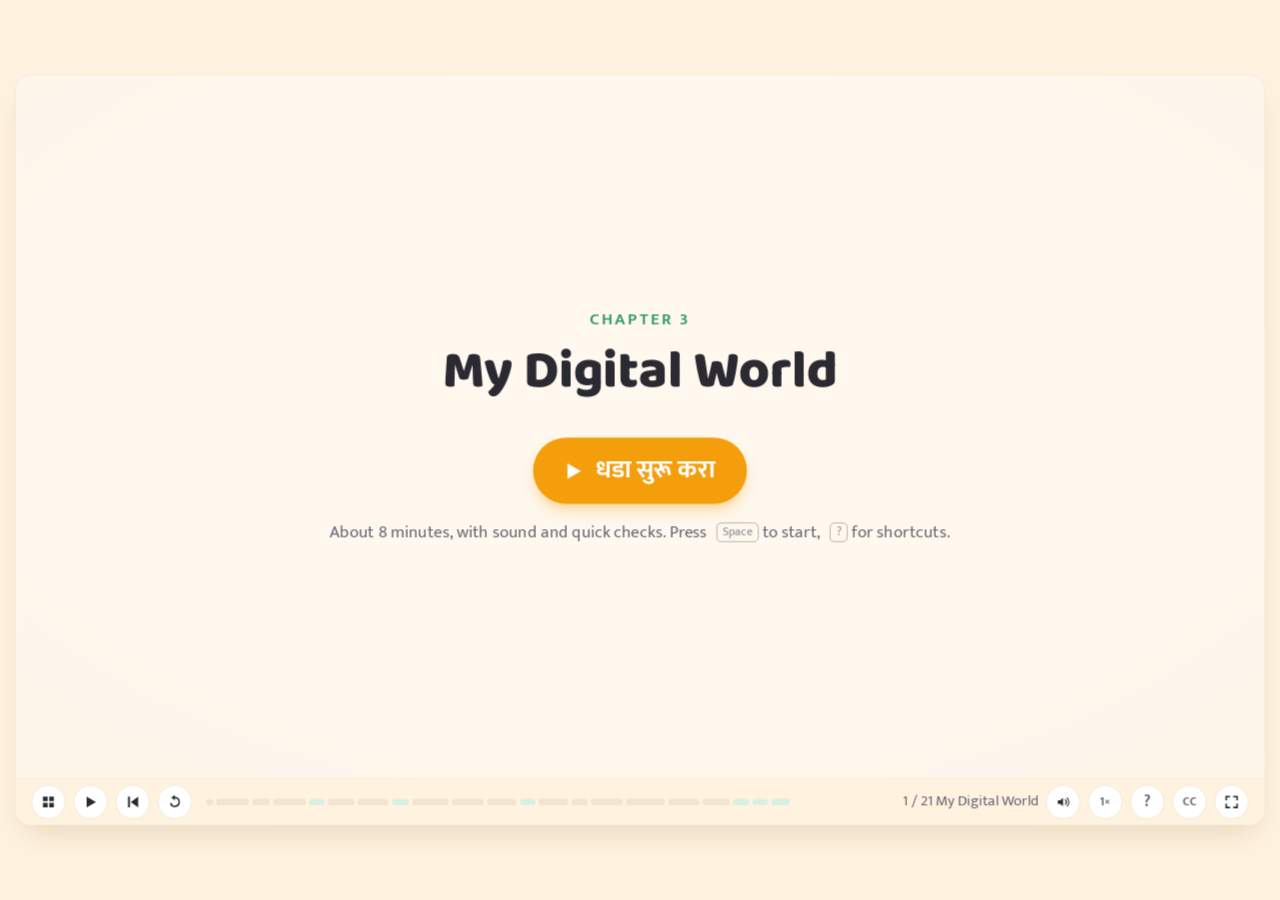
<file: ch03/index.html>
<!doctype html>
<html lang="mr">
<head>
<meta charset="utf-8">
<meta name="viewport" content="width=device-width, initial-scale=1">
<title>३ · My Digital World</title>
<link rel="stylesheet" href="../lib/engine.css">
<link rel="expect" href="#bar" blocking="render">
</head>
<body>
<script src="../lib/engine.js"></script>
<script src="audio/mr/timings.js"></script>
<script>
'use strict';
const CHAPTER = { number: 3, title: 'My Digital World', minutes: 8, language: 'mr', next: '../ch04/' };

/* ---------- palette roles ---------- */
const CORAL = '#e0524d', SKY = COL.whole, LIVE = COL.leaf, SAFF = COL.int, PLUM = COL.irr, DEAD = COL.stone, BARK = COL.bark;
const CORAL2 = '#fff1f0';   // pale coral card fill
const INK = '#2b2a33';

/* ---------- text helpers (as in ch01) ---------- */
const text = (p, str, x, y, t0, { size = 32, fill = COL.chalk, anchor = 'start', weight = 500, font = UI } = {}) => {
  const e = T(p, str, { x, y, size, fill, anchor, weight, font, o: 0 }); show(e, t0); return e;
};
const title = (p, str, t0 = .1, y = 120, fill = CORAL) => text(p, str, 800, y, t0, { size: 54, weight: 800, anchor: 'middle', font: HEAD, fill });
const note = (p, str, x, y, t0, fill = SAFF, size = 36, r = -3) => {
  const g = G(p, { x, y, o: 0, r }); T(g, str, { size, fill, font: SCRIPT, weight: 700, anchor: 'middle' }); show(g, t0); return g;
};
function label(p, str, x, y, t0, color = COL.chalk, size = 26) { return text(p, str, x, y, t0, { size, fill: color, anchor: 'middle', weight: 700 }); }
function bubble(p, str, x, y, t0, { w = 420, color = SAFF, size = 30, font = UI } = {}) {
  const g = G(p, { x, y, o: 0, s: .7 });
  mk('path', { d: `M${-w / 2} -40h${w}a16 16 0 0 1 16 16v56a16 16 0 0 1-16 16h${-w / 2 + 40}l-24 26v-26h${-w / 2 + 8}a16 16 0 0 1-16-16v-56a16 16 0 0 1 16-16z`, fill: '#fff', stroke: color, 'stroke-width': 3 }, g);
  T(g, str, { y: 12, size, fill: COL.chalk, weight: 600, anchor: 'middle', font });
  pop(g, t0); return g;
}
function kcard(p, x, y, w, h, color, { o = 0, s = 1, fill = '#fff' } = {}) {
  const g = G(p, { x, y, o, s });
  mk('rect', { x: 0, y: 0, width: w, height: h, rx: 22, fill, stroke: COL.edge || '#f1e4d0', 'stroke-width': 2 }, g);
  mk('path', { d: `M22 0h-4a18 18 0 0 0-18 18v${h - 36}a18 18 0 0 0 18 18h4z`, fill: color }, g);
  return g;
}
// pill banner centred on (x,y)
function dwBanner(p, str, x, y, t0, { w = 760, color = CORAL, size = 40, fill = '#fff', sub } = {}) {
  const g = G(p, { x, y, o: 0, s: .8 });
  mk('rect', { x: -w / 2, y: -46, width: w, height: sub ? 120 : 92, rx: 46, fill, stroke: color, 'stroke-width': 3 }, g);
  T(g, str, { y: sub ? 2 : 14, size, fill: color, weight: 800, anchor: 'middle', font: HEAD });
  if (sub) T(g, sub, { y: 52, size: 26, fill: COL.dim, weight: 600, anchor: 'middle' });
  pop(g, t0); return g;
}
// word chip (rounded box) centred on (x,y)
function dwChip(p, str, x, y, color, { size = 32, w, h = 64, fill = '#fff', font = HEAD } = {}) {
  const ww = w || Math.max(90, Math.round(str.length * size * .56) + 44);
  const g = G(p, { x, y, o: 0, s: .8 });
  mk('rect', { x: -ww / 2, y: -h / 2, width: ww, height: h, rx: 16, fill, stroke: color, 'stroke-width': 3 }, g);
  T(g, str, { y: size * .36, size, fill: color, weight: 800, anchor: 'middle', font });
  g._w = ww; return g;
}
const ground = (p, y = 700, t0 = .1, x0 = 80, x1 = 1520) => { const l = path(p, `M${x0} ${y}H${x1}`, { stroke: COL.soil, 'stroke-width': 6 }, { d: 0 }); draw(l, t0, 1); return l; };
// a stroked arrow from (x0,y0) to (x1,y1), drawn on
function dwArrow(p, x0, y0, x1, y1, t0, color = COL.dim, dur = .5) {
  const a = path(p, `M${x0} ${y0}L${x1} ${y1}`, { stroke: color, 'stroke-width': 5 }, { d: 0 }); draw(a, t0, dur);
  const ang = Math.atan2(y1 - y0, x1 - x0) * 180 / Math.PI;
  const h = mk('path', { d: 'M-16 -12L0 0L-16 12', stroke: color, 'stroke-width': 5, fill: 'none', 'stroke-linecap': 'round', 'stroke-linejoin': 'round', transform: `translate(${x1} ${y1}) rotate(${ang})` }, p);
  put(h, { o: 0 }); show(h, t0 + dur, .2); return a;
}

/* ---------- drawn things from ch01 (boy, tree, cow, car), each around (0,0) on its baseline ---------- */
function boy(p, x, y, s = 1) {
  const g = G(p, { x, y, s, o: 0 });
  mk('rect', { x: -22, y: -120, width: 44, height: 70, rx: 14, fill: SKY }, g);
  mk('rect', { x: -20, y: -52, width: 17, height: 52, rx: 7, fill: '#6b4f3a' }, g); mk('rect', { x: 3, y: -52, width: 17, height: 52, rx: 7, fill: '#6b4f3a' }, g);
  mk('circle', { cx: 0, cy: -146, r: 30, fill: '#f1c7a0' }, g);
  mk('path', { d: 'M-30 -152q4-30 30-30q26 0 30 30q-18-10-30-6q-12-4-30 6z', fill: '#2b2a33' }, g);
  mk('circle', { cx: -10, cy: -148, r: 3.5, fill: COL.chalk }, g); mk('circle', { cx: 10, cy: -148, r: 3.5, fill: COL.chalk }, g);
  mk('path', { d: 'M-9 -134q9 8 18 0', stroke: COL.chalk, 'stroke-width': 2.5, fill: 'none', 'stroke-linecap': 'round' }, g);
  const arms = mk('path', { d: 'M-22 -108l-18 30M22 -108l18 30', stroke: '#f1c7a0', 'stroke-width': 10, 'stroke-linecap': 'round' }, g);
  g._arms = arms;
  return g;
}
function tree(p, x, y, s = 1) {
  const g = G(p, { x, y, s, o: 0 });
  mk('path', { d: 'M-14 0V-90q0-14 14-14q14 0 14 14V0z', fill: BARK }, g);
  mk('circle', { cx: 0, cy: -150, r: 70, fill: COL.leaf2 }, g);
  mk('circle', { cx: -52, cy: -120, r: 48, fill: COL.leaf }, g);
  mk('circle', { cx: 52, cy: -120, r: 48, fill: COL.leaf }, g);
  mk('circle', { cx: 0, cy: -110, r: 50, fill: COL.leaf2 }, g);
  return g;
}
function cow(p, x, y, s = 1) {
  const g = G(p, { x, y, s, o: 0 });
  mk('rect', { x: -70, y: -90, width: 140, height: 70, rx: 30, fill: '#f5efe6', stroke: COL.chalk, 'stroke-width': 3 }, g);
  mk('ellipse', { cx: -20, cy: -70, rx: 18, ry: 14, fill: '#4b4b55' }, g); mk('ellipse', { cx: 30, cy: -45, rx: 16, ry: 12, fill: '#4b4b55' }, g);
  [-50, -20, 20, 50].forEach(lx => mk('rect', { x: lx - 7, y: -24, width: 14, height: 26, rx: 5, fill: '#e6dccd', stroke: COL.chalk, 'stroke-width': 2 }, g));
  mk('rect', { x: 56, y: -112, width: 48, height: 46, rx: 18, fill: '#f5efe6', stroke: COL.chalk, 'stroke-width': 3 }, g);
  mk('path', { d: 'M62 -112q-4-18 10-20M98 -112q4-18-10-20', stroke: COL.chalk, 'stroke-width': 3, fill: 'none', 'stroke-linecap': 'round' }, g);
  mk('circle', { cx: 74, cy: -94, r: 3.5, fill: COL.chalk }, g); mk('circle', { cx: 90, cy: -94, r: 3.5, fill: COL.chalk }, g);
  mk('ellipse', { cx: 82, cy: -76, rx: 14, ry: 8, fill: COL.rose }, g);
  mk('path', { d: 'M-70 -80q-24 10-18 44', stroke: COL.chalk, 'stroke-width': 3, fill: 'none', 'stroke-linecap': 'round' }, g);
  return g;
}
function car(p, x, y, s = 1) {
  const g = G(p, { x, y, s, o: 0 });
  mk('path', { d: 'M-80 -20h160v-30h-40l-24-30h-56l-24 30h-16z', fill: '#f87171', stroke: COL.chalk, 'stroke-width': 3, 'stroke-linejoin': 'round' }, g);
  mk('rect', { x: -40, y: -74, width: 30, height: 22, rx: 4, fill: COL.sky }, g); mk('rect', { x: 0, y: -74, width: 34, height: 22, rx: 4, fill: COL.sky }, g);
  mk('circle', { cx: -44, cy: -18, r: 16, fill: '#2b2a33' }, g); mk('circle', { cx: 44, cy: -18, r: 16, fill: '#2b2a33' }, g);
  return g;
}
// small house (hut) on its baseline
function dwHouse(p, x, y, s = 1) {
  const g = G(p, { x, y, s, o: 0 });
  mk('rect', { x: -90, y: -100, width: 180, height: 100, rx: 8, fill: '#fde68a', stroke: BARK, 'stroke-width': 3 }, g);
  mk('path', { d: 'M-108 -100L0 -176L108 -100z', fill: '#c2410c' }, g);
  mk('rect', { x: -22, y: -60, width: 44, height: 60, rx: 6, fill: BARK }, g);
  return g;
}

/* ---------- devices (dw- prefix), each centred on (0,0) ---------- */
// phone: body + white screen; g._scr is a group for screen content (screen spans x ±52, y ±95), g._screen the screen rect
function dwPhone(p, x, y, s = 1, color = INK) {
  const g = G(p, { x, y, s, o: 0 });
  mk('rect', { x: -62, y: -112, width: 124, height: 224, rx: 20, fill: color }, g);
  g._screen = mk('rect', { x: -52, y: -96, width: 104, height: 190, rx: 10, fill: '#fff' }, g);
  mk('rect', { x: -14, y: -106, width: 28, height: 5, rx: 2.5, fill: '#6b7280' }, g);
  const cid = 'dwclip' + (++dwPhone.n);
  const cp = mk('clipPath', { id: cid }, g); mk('rect', { x: -52, y: -96, width: 104, height: 190, rx: 10 }, cp);
  const wrap = mk('g', { 'clip-path': `url(#${cid})` }, g);
  g._scr = G(wrap, {});
  return g;
}
dwPhone.n = 0;
function dwLaptop(p, x, y, s = 1) {
  const g = G(p, { x, y, s, o: 0 });
  mk('rect', { x: -90, y: -120, width: 180, height: 116, rx: 10, fill: INK }, g);
  g._screen = mk('rect', { x: -80, y: -110, width: 160, height: 96, rx: 6, fill: '#fff' }, g);
  mk('path', { d: 'M-110 -4h220l14 20h-248z', fill: '#9ca3af' }, g);
  mk('rect', { x: -30, y: 2, width: 60, height: 6, rx: 3, fill: '#6b7280' }, g);
  g._scr = G(g, {});
  return g;
}
function dwTv(p, x, y, s = 1) {
  const g = G(p, { x, y, s, o: 0 });
  mk('rect', { x: -100, y: -130, width: 200, height: 120, rx: 8, fill: INK }, g);
  g._screen = mk('rect', { x: -90, y: -120, width: 180, height: 100, rx: 4, fill: '#bfe3ff' }, g);
  mk('path', { d: 'M-40 -10l-20 10h120l-20-10z', fill: '#6b7280' }, g);
  mk('rect', { x: -60, y: -2, width: 120, height: 6, rx: 3, fill: '#6b7280' }, g);
  g._scr = G(g, {});
  return g;
}
function dwMixer(p, x, y, s = 1) {
  const g = G(p, { x, y, s, o: 0 });
  mk('rect', { x: -50, y: -60, width: 100, height: 60, rx: 12, fill: CORAL }, g);
  mk('circle', { cx: 0, cy: -30, r: 10, fill: '#fff' }, g); mk('circle', { cx: 26, cy: -30, r: 6, fill: '#fff' }, g);
  mk('path', { d: 'M-34 -60v-70q0-10 10-10h48q10 0 10 10v70z', fill: '#e5e7eb', stroke: '#9ca3af', 'stroke-width': 3 }, g);
  mk('rect', { x: -38, y: -148, width: 76, height: 12, rx: 6, fill: '#6b7280' }, g);
  mk('path', { d: 'M-22 -72v-40M-10 -72v-40', stroke: '#cbd5e1', 'stroke-width': 3 }, g);
  return g;
}
function dwWifi(p, x, y, s = 1, color = SKY) {
  const g = G(p, { x, y, s, o: 0 });
  [26, 52, 78].forEach((r, i) => mk('path', { d: `M${-r * .72} ${-r * .72}A${r} ${r} 0 0 1 ${r * .72} ${-r * .72}`, stroke: color, 'stroke-width': 9, fill: 'none', 'stroke-linecap': 'round', opacity: 1 - i * .25 }, g));
  mk('circle', { cx: 0, cy: 0, r: 10, fill: color }, g);
  return g;
}
function dwWatch(p, x, y, s = 1) {
  const g = G(p, { x, y, s, o: 0 });
  mk('rect', { x: -26, y: -110, width: 52, height: 220, rx: 14, fill: INK }, g);
  mk('rect', { x: -46, y: -56, width: 92, height: 112, rx: 22, fill: '#374151' }, g);
  mk('rect', { x: -36, y: -46, width: 72, height: 92, rx: 16, fill: '#bfe3ff' }, g);
  T(g, '7:30', { y: 10, size: 26, fill: INK, weight: 800, anchor: 'middle', font: HEAD });
  return g;
}
// traffic light on a pole; g._lights = [red, amber, green] circles
function dwSignal(p, x, y, s = 1) {
  const g = G(p, { x, y, s, o: 0 });
  mk('rect', { x: -6, y: -120, width: 12, height: 120, fill: '#4b5563' }, g);
  mk('rect', { x: -34, y: -270, width: 68, height: 160, rx: 14, fill: INK }, g);
  g._lights = [['#ef4444', -230], ['#f59e0b', -190], ['#22c55e', -150]].map(([c, cy]) => mk('circle', { cx: 0, cy, r: 17, fill: c, opacity: .25 }, g));
  return g;
}
function dwLetter(p, x, y, s = 1) {
  const g = G(p, { x, y, s, o: 0 });
  mk('rect', { x: -70, y: -46, width: 140, height: 92, rx: 8, fill: '#fff7e6', stroke: BARK, 'stroke-width': 3 }, g);
  mk('path', { d: 'M-70 -46L0 10L70 -46', stroke: BARK, 'stroke-width': 3, fill: 'none' }, g);
  mk('rect', { x: 36, y: -36, width: 24, height: 28, fill: CORAL, opacity: .8 }, g);
  return g;
}
function dwOldPhone(p, x, y, s = 1) {
  const g = G(p, { x, y, s, o: 0 });
  mk('path', { d: 'M-60 0q-10-70 60-70q70 0 60 70z', fill: INK }, g);
  mk('circle', { cx: 0, cy: -34, r: 18, fill: '#fff' }, g);
  mk('path', { d: 'M-70 -92q70-30 140 0l-10 22q-60-24-120 0z', fill: INK }, g);
  mk('path', { d: 'M-50 -82q-20 20-10 40', stroke: INK, 'stroke-width': 5, fill: 'none' }, g);
  return g;
}
function dwShield(p, x, y, s = 1, color = CORAL) {
  const g = G(p, { x, y, s, o: 0 });
  mk('path', { d: 'M0 -110L90 -78v70q0 70-90 118q-90-48-90-118v-70z', fill: '#fff', stroke: color, 'stroke-width': 6 }, g);
  mk('path', { d: 'M0 -110L90 -78v70q0 70-90 118z', fill: color, opacity: .25 }, g);
  mk('path', { d: 'M-34 -8l24 24l46-54', stroke: color, 'stroke-width': 10, fill: 'none', 'stroke-linecap': 'round', 'stroke-linejoin': 'round' }, g);
  return g;
}
// a building with a sign (school, hospital, bank); sign text + a colour
function dwBuilding(p, x, y, s = 1, { sign = '', color = SKY, icon = '' } = {}) {
  const g = G(p, { x, y, s, o: 0 });
  mk('rect', { x: -110, y: -150, width: 220, height: 150, rx: 8, fill: '#f3f4f6', stroke: '#9ca3af', 'stroke-width': 3 }, g);
  mk('rect', { x: -120, y: -170, width: 240, height: 30, rx: 6, fill: color }, g);
  T(g, sign, { y: -148, size: 22, fill: '#fff', weight: 800, anchor: 'middle', font: HEAD });
  [-80, -30, 20, 70].forEach(wx => mk('rect', { x: wx + 6, y: -120, width: 26, height: 30, rx: 3, fill: '#bfe3ff', stroke: '#9ca3af', 'stroke-width': 2 }, g));
  mk('rect', { x: -26, y: -70, width: 52, height: 70, rx: 6, fill: color }, g);
  if (icon) T(g, icon, { x: 70, y: -40, size: 40, anchor: 'middle' }, g);
  return g;
}
function dwBus(p, x, y, s = 1) {
  const g = G(p, { x, y, s, o: 0 });
  mk('rect', { x: -110, y: -110, width: 220, height: 90, rx: 14, fill: SAFF, stroke: INK, 'stroke-width': 3 }, g);
  [-90, -40, 10, 60].forEach(wx => mk('rect', { x: wx, y: -96, width: 36, height: 30, rx: 4, fill: '#bfe3ff' }, g));
  mk('circle', { cx: -60, cy: -18, r: 18, fill: INK }, g); mk('circle', { cx: 60, cy: -18, r: 18, fill: INK }, g);
  return g;
}
function dwBook(p, x, y, s = 1, color = SAFF) {
  const g = G(p, { x, y, s, o: 0 });
  mk('rect', { x: -40, y: -30, width: 80, height: 60, rx: 6, fill: color, stroke: BARK, 'stroke-width': 3 }, g);
  mk('path', { d: 'M0 -30v60', stroke: BARK, 'stroke-width': 3 }, g);
  mk('path', { d: 'M-30 -14h20M-30 0h20M10 -14h20M10 0h20', stroke: '#fff', 'stroke-width': 3, opacity: .7 }, g);
  return g;
}
function dwPin(p, x, y, s = 1, color = CORAL) {
  const g = G(p, { x, y, s, o: 0 });
  mk('path', { d: 'M0 0q-40-50-40-80a40 40 0 0 1 80 0q0 30-40 80z', fill: color }, g);
  mk('circle', { cx: 0, cy: -80, r: 14, fill: '#fff' }, g);
  return g;
}
// a round icon badge with an emoji and a caption
function dwRound(p, emoji, cap, x, y, color, { r = 64, size = 50, capSize = 26 } = {}) {
  const g = G(p, { x, y, o: 0, s: .7 });
  mk('circle', { r, fill: '#fff', stroke: color, 'stroke-width': 4 }, g);
  T(g, emoji, { y: size * .36, size, anchor: 'middle' });
  if (cap) T(g, cap, { y: r + 36, size: capSize, fill: color, weight: 800, anchor: 'middle', font: HEAD });
  return g;
}
// a ✗ cross over a point
function dwCross(p, x, y, t0, color = DEAD, r = 26) {
  const c = path(p, `M${x - r} ${y - r}L${x + r} ${y + r}M${x + r} ${y - r}L${x - r} ${y + r}`, { stroke: color, 'stroke-width': 7 }, { d: 0 }); draw(c, t0, .4); return c;
}

/* ---------- beats ---------- */
const BEATS = [
  ['intro', 'My Digital World', (m, D) => {
    const p = panel(0);
    const bg = mk('rect', { x: 0, y: 0, width: 1600, height: 900, fill: CORAL2 }, p); put(bg, { o: 0 }); tw(bg, { o: 1 }, 0, 1);
    const g = G(p, { o: 0, y: 24 });
    T(g, 'नवयान · दिवस १ · धडा ३ · Life Skills', { x: 800, y: 250, size: 26, fill: SAFF, weight: 700, anchor: 'middle' });
    T(g, 'My Digital World', { x: 800, y: 420, size: 120, fill: CORAL, weight: 800, anchor: 'middle', font: HEAD });
    tw(g, { o: 1, y: 0 }, .3, 1.1, out);
    const ph = dwPhone(p, 230, 330, 1.1); pop(ph, .6);
    const lp = dwLaptop(p, 1360, 360, 1.1); pop(lp, .8);
    const wf = dwWifi(p, 300, 700, 1); pop(wf, 1);
    const wt = dwWatch(p, 1330, 690, .9); pop(wt, 1.2);
    text(p, 'आपण technology कशी वापरतो?', 800, 560, m('sub'), { size: 40, fill: COL.dim, anchor: 'middle', font: SCRIPT, weight: 700 });
  }],

  ['morning', 'सकाळची पहिली गोष्ट', (m) => {
    const p = panel(0);
    title(p, 'सकाळी उठल्यावर तुम्ही सर्वात आधी काय करता?', .1, 100, CORAL);
    ground(p, 720, .1);
    // bed, boy sitting up, a window with the sun
    const bed = G(p, { x: 430, y: 720, o: 0 });
    mk('rect', { x: -220, y: -70, width: 440, height: 50, rx: 14, fill: '#fde68a', stroke: BARK, 'stroke-width': 3 }, bed);
    mk('rect', { x: -230, y: -120, width: 24, height: 120, rx: 6, fill: BARK }, bed); mk('rect', { x: 206, y: -100, width: 24, height: 100, rx: 6, fill: BARK }, bed);
    mk('rect', { x: -200, y: -94, width: 90, height: 30, rx: 10, fill: '#fff', stroke: '#d1d5db', 'stroke-width': 2 }, bed);
    show(bed, .3, .5);
    const b = boy(p, 330, 650, .95); show(b, .5, .5);
    const win = G(p, { x: 150, y: 330, o: 0 });
    mk('rect', { x: -90, y: -90, width: 180, height: 180, rx: 10, fill: '#bfe3ff', stroke: BARK, 'stroke-width': 5 }, win);
    mk('path', { d: 'M0 -90v180M-90 0h180', stroke: BARK, 'stroke-width': 4 }, win);
    mk('circle', { cx: 40, cy: -36, r: 26, fill: COL.sun }, win);
    show(win, m('win'), .4); label(p, 'खिडकीबाहेर', 150, 460, m('win', .3), SKY, 24);
    bubble(p, 'Good morning!', 480, 420, m('gm'), { w: 300, color: LIVE, size: 30, font: HEAD });
    // the phone, big, next to the bed; the hand reaches for it
    const ph = dwPhone(p, 1000, 480, 1.9); pop(ph, m('hand'));
    const hand = path(p, 'M372 560q120 20 220 0', { stroke: '#f1c7a0', 'stroke-width': 12 }, { d: 0 }); draw(hand, m('hand', .2), .5);
    const S_ = ph._scr;
    // alarm: bell + 6:00; bell shakes, then fades when switched off
    const clock = T(S_, '6:00', { y: -40, size: 40, fill: INK, weight: 800, anchor: 'middle', font: HEAD, o: 0 }); show(clock, m('alarm'));
    const bell = G(S_, { y: 30, o: 0 });
    mk('path', { d: 'M-22 10q0-36 22-36q22 0 22 36v10h-44z', fill: SAFF }, bell); mk('circle', { cy: 28, r: 6, fill: SAFF }, bell);
    T(bell, 'Alarm', { y: 60, size: 18, fill: CORAL, weight: 800, anchor: 'middle', font: HEAD });
    show(bell, m('alarm'), .2); for (let i = 0; i < 5; i++) { tw(bell, { r: 14 }, m('alarm', .2 + i * .3), .15); tw(bell, { r: -14 }, m('alarm', .35 + i * .3), .15); } tw(bell, { r: 0 }, m('alarm', 1.7), .1); hide(bell, m('alarm', 2), .3);
    const al = label(p, 'Alarm बंद', 1000, 760, m('alarm', .5), CORAL, 26);
    // time: the clock grows
    tw(clock, { s: 1.5, y: -10 }, m('time'), .5, back); hide(al, m('time'), .2); const tl = label(p, 'वेळ', 1000, 760, m('time', .3), CORAL, 26);
    // a message pops
    tw(clock, { s: 1, y: -70 }, m('msg'), .4);
    const msgs = G(S_, { o: 0 });
    [[-20, '#e5e7eb', 60], [20, SKY, 48]].forEach(([yy, c, w], i) => { mk('rect', { x: i ? 52 - w - 6 : -46, y: yy - 14, width: w, height: 28, rx: 12, fill: c }, msgs); });
    T(msgs, 'message!', { y: 60, size: 18, fill: CORAL, weight: 800, anchor: 'middle', font: HEAD }, msgs);
    show(msgs, m('msg'), .3); hide(tl, m('msg'), .2); label(p, 'message', 1000, 760, m('msg', .3), CORAL, 26);
    // scrolling feed while the clock runs 6:00 → 6:10
    hide(msgs, m('scroll'), .3);
    const feed = G(S_, { o: 0 }); const clipId = 'feedclip';
    for (let i = 0; i < 14; i++) { mk('rect', { x: -44, y: -40 + i * 36, width: 88, height: 26, rx: 8, fill: i % 3 ? '#e5e7eb' : '#fecaca' }, feed); }
    show(feed, m('scroll', .2), .3);
    prog(q => { put(feed, { y: -q * 260 }); clock.textContent = '6:' + String(Math.min(10, Math.floor(q * 11))).padStart(2, '0'); }, m('scroll', .4), 3.2, lin);
    note(p, '१० मिनिटं…', 1240, 400, m('scroll', 2.6), DEAD, 34);
    bubble(p, 'अरे! मी इथे कशासाठी आलो होतो?', 560, 300, m('oops'), { w: 560, color: CORAL, size: 30 });
  }],

  ['everywhere', 'आपण technology चा वापर करतो', (m) => {
    const p = panel(0);
    title(p, 'आपण technology चा वापर करतो—', .1, 110, CORAL);
    text(p, 'technology आपल्या आयुष्याचा एक भाग झाली आहे.', 800, 170, .5, { size: 28, fill: COL.dim, anchor: 'middle' });
    const card = (i, mark, cap, drawer) => {
      const x = 90 + i * 290;
      const g = kcard(p, x, 230, 260, 360, CORAL); tw(g, { o: 1 }, m(mark), .4);
      T(g, cap, { x: 140, y: 56, size: 34, fill: CORAL, weight: 800, anchor: 'middle', font: HEAD });
      const d = drawer(g); show(d, m(mark, .2), .4);
    };
    card(0, 'school', 'शाळेत', g => dwBuilding(g, 140, 300, .85, { sign: 'SCHOOL', color: SKY }));
    card(1, 'travel', 'प्रवासात', g => dwBus(g, 140, 310, .9));
    card(2, 'hosp', 'रुग्णालयात', g => dwBuilding(g, 140, 300, .85, { sign: 'HOSPITAL', color: CORAL, icon: '✚' }));
    card(3, 'bank', 'बँकेत', g => dwBuilding(g, 140, 300, .85, { sign: 'BANK', color: LIVE, icon: '₹' }));
    card(4, 'pocket', 'खिशातही', g => { const b = boy(g, 110, 330, .9); const ph = mk('rect', { x: 8, y: -66, width: 18, height: 30, rx: 3, fill: INK }, b); return b; });
    dwBanner(p, 'My Digital World', 800, 720, m('name'), { w: 720, size: 52 });
    note(p, 'या नवीन जगाला आपण म्हणू शकतो—', 800, 630, m('name', -.6), COL.dim, 30, 0);
  }],

  ['digital', 'Digital म्हणजे काय?', (m) => {
    const p = panel(0);
    title(p, 'Digital म्हणजे काय?', .1, 100, CORAL);
    ['Digital India', 'Digital payment', 'Digital education', 'Digital classroom'].forEach((s, i) => { const c = dwChip(p, s, 260 + i * 360, 190, CORAL, { size: 30, fill: CORAL2 }); pop(c, m('words', i * .9)); });
    // definition: information flows through four steps
    const flow = [['तयार करणे', '✎'], ['साठवणे', '🗄'], ['पाठवणे', '➤'], ['वापरणे', '👆']];
    const info = dwChip(p, 'माहिती', 200, 320, INK, { size: 30, w: 170, fill: '#fff' }); pop(info, m('def'));
    flow.forEach(([s, ic], i) => {
      const x = 470 + i * 300;
      dwArrow(p, x - 150 + (i ? 70 : 85), 320, x - 80, 320, m('def', .5 + i * .7), COL.dim, .3);
      const g = dwRound(p, ic, s, x, 320, CORAL, { r: 46, size: 36, capSize: 26 }); pop(g, m('def', .8 + i * .7));
    });
    text(p, 'इलेक्ट्रॉनिक पद्धतीने  →  digital जगाचा भाग', 800, 440, m('def', 3.6), { size: 28, fill: COL.dim, anchor: 'middle', weight: 700 });
    // examples along the bottom
    const gl = ground(p, 700, m('photo', -.2), 100, 1500);
    const ph = dwPhone(p, 330, 590, 1); pop(ph, m('photo'));
    const flash = mk('circle', { cx: 330, cy: 590, r: 150, fill: COL.sun, opacity: .5 }, p); put(flash, { o: 0 }); tw(flash, { o: .6 }, m('photo', .5), .1); tw(flash, { o: 0 }, m('photo', .6), .4);
    const photo = G(p, { x: 330, y: 500, o: 0 }); mk('rect', { x: -60, y: -46, width: 120, height: 92, rx: 8, fill: '#fff', stroke: SKY, 'stroke-width': 3 }, photo); mk('circle', { cx: -20, cy: -14, r: 12, fill: COL.sun }, photo); mk('path', { d: 'M-50 30l30-34l24 22l16-14l30 26z', fill: LIVE }, photo);
    pop(photo, m('photo', .7)); label(p, 'photo', 330, 760, m('photo', .9), CORAL, 24);
    // store: the photo shrinks into the phone screen
    tw(photo, { x: 330, y: 580, s: .55 }, m('store'), .9, io);
    const gal = G(ph._scr, { o: 0 }); for (let i = 0; i < 6; i++) mk('rect', { x: -40 + (i % 3) * 28, y: -70 + Math.floor(i / 3) * 28, width: 24, height: 24, rx: 4, fill: i ? '#e5e7eb' : SKY }, gal); show(gal, m('store', .9), .3);
    label(p, 'साठतो', 330, 800, m('store', .8), COL.dim, 22);
    const lp = dwLaptop(p, 800, 700, 1.1); pop(lp, m('doc'));
    const doc = G(lp._scr, { o: 0 }); mk('rect', { x: -40, y: -100, width: 80, height: 80, rx: 4, fill: '#fff', stroke: '#9ca3af', 'stroke-width': 2 }, doc); [0, 1, 2, 3].forEach(i => mk('rect', { x: -30, y: -88 + i * 16, width: i === 3 ? 30 : 60, height: 6, rx: 3, fill: '#9ca3af' }, doc)); show(doc, m('doc', .4), .4);
    label(p, 'document', 800, 760, m('doc', .5), CORAL, 24);
    const ph2 = dwPhone(p, 1180, 590, .9); pop(ph2, m('upi')); const ph3 = dwPhone(p, 1440, 590, .9); pop(ph3, m('upi', .2));
    const coin = G(p, { x: 1180, y: 560, o: 0, s: .6 }); mk('circle', { r: 28, fill: COL.sun, stroke: '#b45309', 'stroke-width': 3 }, coin); T(coin, '₹', { y: 12, size: 32, fill: '#78350f', weight: 800, anchor: 'middle' });
    pop(coin, m('upi', .5)); tw(coin, { x: 1440, y: 520 }, m('upi', .8), .9, io); tw(coin, { y: 580, s: .4, o: 0 }, m('upi', 1.7), .4);
    const tick = T(ph3._scr, '✓', { y: 20, size: 60, fill: LIVE, weight: 800, anchor: 'middle', o: 0 }); show(tick, m('upi', 2));
    label(p, 'UPI', 1310, 760, m('upi', .6), CORAL, 24);
    dwBanner(p, 'Digital world म्हणजे फक्त mobile नाही.', 800, 860, m('notonly'), { w: 900, size: 36 });
  }],

  ['q1', 'छोटी तपासणी', () => { panel(0); }, { ask: done => quiz({ x: 300, y: 180, w: 1000, cls: 'side', maxH: 540 }, [{
    id: 'c-digital', prompt: ['Digital म्हणजे नेमकं काय?'],
    build: choice([
      ['माहिती इलेक्ट्रॉनिक पद्धतीने तयार करणे, साठवणे, पाठवणे किंवा वापरणे.'],
      ['फक्त mobile.'],
      ['फक्त internet वरचे video.'],
      ['नवीन आणि महाग वस्तू.'],
    ], 0, 'बरोबर! photo, document, UPI payment — सगळी माहिती इलेक्ट्रॉनिक पद्धतीने. हेच digital.', [
      null,
      'Digital world म्हणजे फक्त mobile नाही. computer वरचं document, UPI payment हेही digital.',
      'Video हे एक उदाहरण आहे. माहिती तयार करणे, साठवणे, पाठवणे, वापरणे — हे सगळं digital.',
      'किंमत किंवा नवेपणा नाही; माहिती इलेक्ट्रॉनिक पद्धतीने हाताळणे म्हणजे digital.',
    ]),
  }], done, 'छोटी तपासणी') }],

  ['technology', 'Technology म्हणजे काय?', (m) => {
    const p = panel(0);
    title(p, 'Technology म्हणजे काय?', .1, 100, CORAL);
    const dc = kcard(p, 200, 150, 1200, 150, CORAL); tw(dc, { o: 1 }, m('def'), .5);
    T(dc, 'माणसाने आपल्या गरजा पूर्ण करण्यासाठी तयार केलेली', { x: 600, y: 62, size: 32, fill: COL.chalk, weight: 700, anchor: 'middle' });
    T(dc, 'साधनं · पद्धती · प्रणाली', { x: 600, y: 116, size: 36, fill: CORAL, weight: 800, anchor: 'middle', font: HEAD });
    ground(p, 640, m('walk', -.3));
    // stage 1: a man walks from one village to the other
    const h1 = dwHouse(p, 150, 640, .7); show(h1, m('walk'), .4); const h2 = dwHouse(p, 480, 640, .7); show(h2, m('walk'), .4);
    const man = boy(p, 210, 640, .6); show(man, m('walk', .3), .3); tw(man, { x: 420 }, m('walk', .6), 2.4, lin);
    for (let i = 0; i < 6; i++) { tw(man, { r: 4 }, m('walk', .6 + i * .4), .2); tw(man, { r: -4 }, m('walk', .8 + i * .4), .2); } tw(man, { r: 0 }, m('walk', 3), .1);
    label(p, 'प्रत्यक्ष जाणे', 315, 700, m('walk', 1), COL.dim, 24);
    // stage 2: letter
    const lt = dwLetter(p, 760, 560, .8); pop(lt, m('letter')); tw(lt, { x: 800 }, m('letter', .3), .6, io); label(p, 'पत्र', 780, 700, m('letter', .4), COL.dim, 24);
    // stage 3: telephone
    const op = dwOldPhone(p, 1060, 640, .8); pop(op, m('phone')); label(p, 'telephone', 1060, 700, m('phone', .4), COL.dim, 24);
    // stage 4: video call — a phone with a face on the screen
    const vp = dwPhone(p, 1360, 540, .9); pop(vp, m('video'));
    const face = G(vp._scr, { y: -20, o: 0 }); mk('circle', { r: 26, fill: '#f1c7a0' }, face); mk('path', { d: 'M-26 -6q4-26 26-26q22 0 26 26q-14-8-26-5q-12-3-26 5z', fill: '#2b2a33' }, face);
    mk('circle', { cx: -8, cy: 0, r: 3, fill: INK }, face); mk('circle', { cx: 8, cy: 0, r: 3, fill: INK }, face); mk('path', { d: 'M-8 12q8 8 16 0', stroke: INK, 'stroke-width': 2.5, fill: 'none' }, face);
    show(face, m('video', .3), .3); label(p, 'video call', 1360, 700, m('video', .4), COL.dim, 24);
    [[315, 780], [800, 1060]].forEach(([a, b]) => 0);
    dwArrow(p, 540, 590, 690, 590, m('letter', -.2), COL.faint, .3); dwArrow(p, 880, 590, 980, 590, m('phone', -.2), COL.faint, .3); dwArrow(p, 1150, 590, 1270, 590, m('video', -.2), COL.faint, .3);
    // the need stays the same
    const nb = dwBanner(p, 'गरज तीच: दूर असलेल्या व्यक्तीशी संपर्क', 800, 790, m('need'), { w: 1000, size: 36, sub: 'पण technology बदलत गेली →' });
  }],

  ['around', 'Look Around!', (m) => {
    const p = panel(0);
    title(p, 'Look Around!', .1, 100, CORAL);
    ['Computer?', 'Mobile?', 'Internet?'].forEach((s, i) => { const c = dwChip(p, s, 440 + i * 360, 180, COL.dim, { size: 30 }); pop(c, m('think', i * .5)); });
    // the room: a big outline on the left
    const room = G(p, { o: 0 });
    mk('rect', { x: 90, y: 250, width: 820, height: 480, rx: 16, fill: '#fffaf2', stroke: BARK, 'stroke-width': 5 }, room);
    mk('path', { d: 'M90 640H910', stroke: COL.soil, 'stroke-width': 6 }, room);
    T(room, 'तुमचं घर', { x: 500, y: 300, size: 30, fill: BARK, weight: 800, anchor: 'middle', font: HEAD });
    show(room, m('home'), .5);
    const tv = dwTv(p, 260, 640, 1); pop(tv, m('tv')); label(p, 'TV', 260, 690, m('tv', .3), CORAL, 26);
    const mx = dwMixer(p, 470, 640, .9); pop(mx, m('mixer')); label(p, 'Mixer', 470, 690, m('mixer', .3), CORAL, 26);
    const ph = dwPhone(p, 640, 560, .75); pop(ph, m('mobile')); label(p, 'Mobile', 640, 690, m('mobile', .3), CORAL, 26);
    const wf = dwWifi(p, 800, 440, .8); pop(wf, m('wifi')); label(p, 'Wi-Fi', 800, 500, m('wifi', .3), CORAL, 26);
    for (let i = 0; i < 3; i++) pulse(wf, m('wifi', .4 + i * .5), 1.12);
    const wt = dwWatch(p, 820, 600, .4); pop(wt, m('watch')); label(p, 'smartwatch', 820, 690, m('watch', .3), CORAL, 24);
    // hospital monitor with a heartbeat line
    const hc = kcard(p, 960, 250, 560, 220, CORAL); tw(hc, { o: 1 }, m('hosp'), .4);
    T(hc, 'Hospital', { x: 50, y: 50, size: 30, fill: CORAL, weight: 800, font: HEAD });
    const mon = G(hc, { x: 300, y: 130 }); mk('rect', { x: -220, y: -50, width: 440, height: 100, rx: 10, fill: INK }, mon);
    const hb = path(mon, 'M-200 0h60l16-30l24 60l24-70l20 40h60l16-30l24 60l24-70l20 40h92', { stroke: '#22c55e', 'stroke-width': 4 }, { d: 0 }); draw(hb, m('hosp', .4), 1.6);
    T(hc, 'machines', { x: 480, y: 50, size: 26, fill: COL.dim, weight: 700, anchor: 'end' });
    // traffic signal cycling
    const sg = dwSignal(p, 1240, 760, 1); pop(sg, m('signal'));
    [0, 1, 2, 0].forEach((k, i) => { sg._lights.forEach((l, j) => tw(l, { 'a_opacity': j === k ? 1 : .25 }, m('signal', .3 + i * .7), .2)); });
    label(p, 'traffic signals', 1240, 800, m('signal', .4), CORAL, 26);
    note(p, 'कधी मोठी… कधी इतकी छोटी की जाणीवही होत नाही', 600, 820, m('small'), SAFF, 32, 0);
  }],

  ['q2', 'छोटी तपासणी', () => {
    const p = panel(0);
    ground(p, 700, .1);
    const items = [
      ['tv', dwTv(p, 300, 700, 1.1), 'TV', [190, 540, 220, 200]],
      ['mixer', dwMixer(p, 640, 700, 1.1), 'Mixer', [560, 520, 160, 220]],
      ['cow', cow(p, 980, 700, 1), 'गाय', [880, 560, 220, 180]],
      ['signal', dwSignal(p, 1330, 700, 1), 'traffic signal', [1270, 400, 120, 330]],
    ];
    items.forEach(([k, el, cap], i) => { show(el, .2 + i * .15, .4); label(p, cap, [300, 640, 980, 1330][i], 760, .4 + i * .15, i === 2 ? LIVE : CORAL, 26); });
    S.q2 = items;
  }, { ask: done => quiz({ x: 300, y: 40, w: 1000, cls: 'side', maxH: 320 }, [{
    id: 'c-nottech', prompt: ['यातली कोणती गोष्ट technology <b>नाही</b>? तिच्यावर टॅप करा.'],
    build: pickEls(S.q2.map(([k, el, cap, box]) => ({ el, box, label: cap })), 2,
      'बरोबर! गाय माणसाने बनवलेली नाही; ती जिवंत आहे. TV, mixer, signal — ही माणसाने गरजेसाठी बनवलेली साधनं.',
      i => ['TV माणसाने बनवला आहे, एका गरजेसाठी. ती technology आहे.', 'Mixer माणसाने बनवलेलं साधन आहे. ती technology आहे.', '', 'Traffic signal माणसाने रस्त्यावरील सुरक्षेसाठी बनवला. ती technology आहे.'][i]),
  }], done, 'छोटी तपासणी') }],

  ['aarav', 'आरवचा एक दिवस', (m) => {
    const p = panel(0);
    title(p, 'आरवचा एक दिवस', .1, 100, CORAL);
    // the day bar: dawn → night
    const defs = mk('defs', {}, p); const gr = mk('linearGradient', { id: 'dayGrad', x1: 0, y1: 0, x2: 1, y2: 0 }, defs);
    mk('stop', { offset: 0, 'stop-color': '#fdba74' }, gr); mk('stop', { offset: .5, 'stop-color': '#bfe3ff' }, gr); mk('stop', { offset: 1, 'stop-color': COL.night }, gr);
    const bar = mk('rect', { x: 150, y: 500, width: 1300, height: 18, rx: 9, fill: 'url(#dayGrad)' }, p); put(bar, { o: 0 }); show(bar, .3, .6);
    const b = boy(p, 180, 500, .7); show(b, .6, .4);
    const counter = G(p, { x: 1420, y: 170, o: 0 }); mk('circle', { r: 60, fill: '#fff', stroke: CORAL, 'stroke-width': 5 }, counter);
    const num = T(counter, '0', { y: 18, size: 52, fill: CORAL, weight: 800, anchor: 'middle', font: HEAD }); T(counter, 'technology', { y: 96, size: 24, fill: CORAL, weight: 800, anchor: 'middle', font: HEAD });
    show(counter, m('a1', -.3), .4);
    const stops = [
      ['a1', '6:00', 'alarm', g => { const ph = dwPhone(g, 0, 0, .5); put(ph, { o: 1 }); T(ph._scr, '⏰', { y: 14, size: 40, anchor: 'middle' }); return ph; }],
      ['a2', '7:00', 'school bus ची वेळ', g => { const bs = dwBus(g, 0, 50, .5); put(bs, { o: 1 }); return bs; }],
      ['a3', '10:00', 'computer lab', g => { const lp = dwLaptop(g, 0, 60, .5); put(lp, { o: 1 }); return lp; }],
      ['a4', '12:00', 'projector · video', g => { const t = dwTv(g, 0, 60, .5); put(t, { o: 1 }); T(t._scr, '▶', { y: -58, size: 40, fill: INK, anchor: 'middle' }); return t; }],
      ['a5', '2:00', 'message', g => { const bb = G(g, {}); mk('rect', { x: -110, y: -26, width: 220, height: 52, rx: 20, fill: SKY }, bb); T(bb, 'I will come home at 5.', { y: 8, size: 20, fill: '#fff', weight: 700, anchor: 'middle', font: HEAD }); return bb; }],
      ['a6', '5:00', 'Google Maps', g => { const pin = dwPin(g, 0, 40, .6); put(pin, { o: 1 }); mk('path', { d: 'M-60 40q30-40 60-10t60-10', stroke: SKY, 'stroke-width': 5, fill: 'none', 'stroke-dasharray': '10 8' }, g); return pin; }],
      ['a7', '9:30', 'alarm पुन्हा', g => { const ph = dwPhone(g, 0, 0, .5); put(ph, { o: 1 }); T(ph._scr, '⏰', { y: 14, size: 40, anchor: 'middle' }); mk('circle', { cx: 50, cy: -60, r: 16, fill: '#fde68a' }, g); return ph; }],
    ];
    stops.forEach(([mark, time, cap, drawer], i) => {
      const x = 230 + i * 195, up = i % 2 === 0, t0 = m(mark);
      tw(b, { x }, t0, .5, io);
      const dotc = mk('circle', { cx: x, cy: 509, r: 12, fill: CORAL, stroke: '#fff', 'stroke-width': 3 }, p); put(dotc, { s: 0 }); pop(dotc, t0);
      const g = G(p, { x, y: up ? 330 : 690, o: 0, s: .7 }); drawer(g); pop(g, t0 + .3);
      const tl = T(p, time, { x, y: up ? 470 : 560, size: 22, fill: COL.dim, weight: 700, anchor: 'middle', o: 0 }); show(tl, t0 + .2);
      const cl = T(p, cap, { x, y: up ? 240 : 790, size: 22, fill: CORAL, weight: 800, anchor: 'middle', font: HEAD, o: 0 }); show(cl, t0 + .5);
      prog(q => { if (q >= 1) num.textContent = String(i + 1); }, t0 + .4, .05, lin); pulse(counter, t0 + .4, 1.12);
    });
    note(p, 'एक दिवस. इतकी technology!', 800, 870, m('count'), SAFF, 36, 0);
  }],

  ['help', 'Technology can help us', (m) => {
    const p = panel(0);
    title(p, 'Technology can help us', .1, 100, CORAL);
    text(p, 'अनेक कामं जलद झाली आहेत.', 800, 160, .4, { size: 28, fill: COL.dim, anchor: 'middle' });
    const row = (y, mark1, mark2, before, after, capB, capA) => {
      const c1 = kcard(p, 120, y, 560, 230, DEAD); tw(c1, { o: 1 }, m(mark1), .4); T(c1, 'पूर्वी', { x: 50, y: 48, size: 28, fill: DEAD, weight: 800, font: HEAD });
      before(c1); const tb = T(c1, capB, { x: 300, y: 205, size: 24, fill: COL.dim, weight: 700, anchor: 'middle', o: 0 }); show(tb, m(mark1, .5));
      dwArrow(p, 700, y + 115, 880, y + 115, m(mark2, -.2), CORAL, .4);
      const c2 = kcard(p, 920, y, 560, 230, LIVE); tw(c2, { o: 1 }, m(mark2), .4); T(c2, 'आज', { x: 50, y: 48, size: 28, fill: LIVE, weight: 800, font: HEAD });
      after(c2); const ta = T(c2, capA, { x: 300, y: 205, size: 24, fill: LIVE, weight: 700, anchor: 'middle', o: 0 }); show(ta, m(mark2, .5));
    };
    row(200, 'b1', 's1',
      c => { [0, 1, 2, 3].forEach(i => { const bk = dwBook(c, 200 + i * 70, 130, .9, [SAFF, SKY, CORAL, PLUM][i]); put(bk, { o: 1, r: i % 2 ? 6 : -4 }); }); const by = boy(c, 470, 180, .55); show(by, m('b1', .2), .3); const qm = T(c, '?', { x: 500, y: 90, size: 40, fill: DEAD, weight: 800, o: 0 }); show(qm, m('b1', .4)); },
      c => { const sb = G(c, { x: 300, y: 90 }); mk('rect', { x: -200, y: -24, width: 400, height: 48, rx: 24, fill: '#fff', stroke: LIVE, 'stroke-width': 3 }, sb); T(sb, 'search engine', { x: -170, y: 8, size: 22, fill: COL.dim, weight: 600 }); mk('circle', { cx: 160, cy: 0, r: 12, fill: 'none', stroke: LIVE, 'stroke-width': 3 }, sb); mk('path', { d: 'M168 8l12 12', stroke: LIVE, 'stroke-width': 3 }, sb);
        [0, 1, 2].forEach(i => { const r = mk('rect', { x: 100, y: 128 + i * 20, width: 400 - i * 60, height: 10, rx: 5, fill: '#bbf7d0' }, c); put(r, { o: 0 }); show(r, m('s1', .4 + i * .2), .2); }); },
      'पुस्तक शोधावं लागायचं', 'अनेक results, लगेच');
    row(470, 'b2', 's2',
      c => { const bk = dwBuilding(c, 170, 200, .55, { sign: 'BANK', color: DEAD, icon: '₹' }); put(bk, { o: 1 }); [0, 1, 2, 3].forEach(i => { const q = boy(c, 320 + i * 50, 200, .4); show(q, m('b2', .2 + i * .15), .2); }); },
      c => { const ph = dwPhone(c, 300, 120, .55); put(ph, { o: 1 }); const tk = T(ph._scr, '₹ ✓', { y: 14, size: 44, fill: LIVE, weight: 800, anchor: 'middle', o: 0 }); show(tk, m('s2', .4)); },
      'बँकेत रांग', 'digital payment');
    const words = [['Learn', 'शिकायला'], ['Travel', 'प्रवास'], ['Work', 'काम'], ['Create', 'तयार करणं'], ['Solve problems', 'प्रश्न सोडवणं']];
    words.forEach(([en, mr], i) => {
      const x = 180 + i * 310, g = G(p, { x, y: 800, o: 0, s: .8 });
      mk('rect', { x: -140, y: -44, width: 280, height: 88, rx: 20, fill: CORAL2, stroke: CORAL, 'stroke-width': 3 }, g);
      T(g, en, { y: -4, size: 32, fill: CORAL, weight: 800, anchor: 'middle', font: HEAD }); T(g, mr, { y: 30, size: 22, fill: COL.dim, weight: 700, anchor: 'middle' });
      pop(g, m('l' + (i + 1)));
    });
  }],

  ['always', 'पण technology नेहमीच चांगली असते का?', (m) => {
    const p = panel(0);
    title(p, 'पण technology नेहमीच चांगली असते का?', .1, 100, CORAL);
    text(p, 'हा प्रश्न थोडा विचार करण्यासारखा आहे.', 800, 160, .5, { size: 28, fill: COL.dim, anchor: 'middle' });
    // one phone in the middle
    const ph = dwPhone(p, 800, 470, 1.25); pop(ph, m('mobile'));
    label(p, 'तोच एक mobile', 800, 660, m('mobile', .4), COL.dim, 24);
    const side = (x, y, mark, color, head, cap, drawer) => {
      const c = kcard(p, x, y, 460, 190, color); tw(c, { o: 1 }, m(mark), .4);
      T(c, head, { x: 50, y: 48, size: 28, fill: color, weight: 800, font: HEAD });
      drawer(c);
      const t = T(c, cap, { x: 250, y: 168, size: 24, fill: COL.chalk, weight: 700, anchor: 'middle', o: 0 }); show(t, m(mark, .4));
      dwArrow(p, x < 800 ? 690 : 910, 470, x < 800 ? x + 470 : x - 10, y + 95, m(mark, -.1), color, .3);
    };
    side(120, 220, 'edu', LIVE, 'शिकण्यासाठी', 'educational video', c => {
      const t = dwTv(c, 250, 140, .55); show(t, m('edu', .2), .3); T(t._scr, '▶', { y: -58, size: 40, fill: LIVE, anchor: 'middle' });
    });
    side(1020, 220, 'random', DEAD, 'वेळ वाया', '५ तास random videos', c => {
      for (let i = 0; i < 6; i++) { const r = mk('rect', { x: 150 + (i % 3) * 70, y: 70 + Math.floor(i / 3) * 40, width: 60, height: 32, rx: 6, fill: '#e5e7eb', stroke: DEAD, 'stroke-width': 2 }, c); put(r, { o: 0 }); show(r, m('random', .2 + i * .15), .2); }
      const clk = T(c, '5 h', { x: 400, y: 120, size: 32, fill: DEAD, weight: 800, font: HEAD, anchor: 'middle', o: 0 }); show(clk, m('random', 1.2));
    });
    side(120, 500, 'sci', LIVE, 'internet वरून', 'science शिकता येतं', c => {
      const bk = dwBook(c, 250, 110, 1.1, LIVE); show(bk, m('sci', .2), .3); const wf = dwWifi(c, 330, 120, .4, LIVE); show(wf, m('sci', .4), .3);
    });
    side(1020, 500, 'wrong', DEAD, 'पण…', 'चुकीची माहितीही ✗', c => {
      const bb = G(c, { x: 250, y: 105, o: 0 }); mk('rect', { x: -140, y: -30, width: 280, height: 60, rx: 18, fill: '#f3f4f6', stroke: DEAD, 'stroke-width': 2 }, bb);
      [0, 1].forEach(i => mk('rect', { x: -120, y: -14 + i * 18, width: i ? 160 : 240, height: 8, rx: 4, fill: '#9ca3af' }, bb)); show(bb, m('wrong', .2), .3);
      dwCross(c, 250, 105, m('wrong', .7), CORAL, 30);
    });
    dwBanner(p, 'How do we use it?', 800, 790, m('use'), { w: 900, size: 44, sub: 'आपण technology कशी वापरतो, हे महत्त्वाचं.' });
  }],

  ['q3', 'छोटी तपासणी', () => { panel(0); }, { ask: done => quiz({ x: 300, y: 180, w: 1000, cls: 'side', maxH: 540 }, [{
    id: 'c-use', prompt: ['Technology चांगली की वाईट?'],
    build: choice([
      ['नेहमी चांगली.'],
      ['नेहमी वाईट.'],
      ['ती स्वतः चांगली किंवा वाईट नाही; आपण ती कशी वापरतो हे महत्त्वाचं.'],
      ['फक्त मोठ्यांसाठी चांगली.'],
    ], 2, 'बरोबर! त्याच mobile वर educational video किंवा पाच तास random videos. How do we use it?', [
      'त्याच mobile वर पाच तास random videos पाहता येतात. नेहमी चांगली नाही.',
      'त्याच internet वरून science शिकता येतं. नेहमी वाईट नाही.',
      null,
      'वय नाही, वापर महत्त्वाचा. आरवही technology चांगल्या कामासाठी वापरतो.',
    ]),
  }], done, 'छोटी तपासणी') }],

  ['resp', 'Digital Responsibility', (m) => {
    const p = panel(0);
    title(p, 'Digital Responsibility', .1, 100, CORAL);
    // the road on the left: a car drives up to a signal and stops at red
    const road = G(p, { o: 0 });
    mk('rect', { x: 100, y: 440, width: 820, height: 90, rx: 10, fill: '#4b5563' }, road);
    mk('path', { d: 'M120 485H900', stroke: '#fde68a', 'stroke-width': 4, 'stroke-dasharray': '30 24' }, road);
    show(road, m('road'), .4);
    text(p, 'रस्त्यावर काही नियम पाळतो', 510, 420, m('road', .3), { size: 26, fill: COL.dim, anchor: 'middle', weight: 700 });
    const cr = car(p, 220, 520, .9); show(cr, m('road', .3), .3);
    tw(cr, { x: 620 }, m('road', .6), Math.max(.8, m('red') - m('road', .6)), out);
    const sg = dwSignal(p, 780, 530, .95); show(sg, m('road', .2), .3);
    tw(sg._lights[0], { a_opacity: 1 }, m('red'), .2);
    label(p, 'Red signal → थांबतो', 450, 580, m('red', .4), CORAL, 26);
    // the shield: the same rules in the digital world
    const sh = dwShield(p, 1240, 400, 1); pop(sh, m('digital'));
    text(p, 'digital world मध्येही', 1240, 560, m('digital', .4), { size: 26, fill: COL.dim, anchor: 'middle', weight: 700 });
    text(p, 'आपली जबाबदारी आहे', 1240, 598, m('digital', .6), { size: 28, fill: CORAL, anchor: 'middle', weight: 800, font: HEAD });
    // three rules with a cross
    [['r1', 'दुसऱ्याचा password चोरू नये'], ['r2', 'कोणाची personal photo परवानगीशिवाय share करू नये'], ['r3', 'चुकीची माहिती पसरवू नये']].forEach(([mark, str], i) => {
      const y = 640 + i * 60;
      const g = kcard(p, 200, y - 26, 1200, 52, CORAL, { fill: CORAL2 }); tw(g, { o: 1 }, m(mark), .3);
      T(g, str, { x: 90, y: 35, size: 28, fill: COL.chalk, weight: 700 });
      dwCross(p, 250, y, m(mark, .3), CORAL, 14);
    });
    dwBanner(p, 'Digital Responsibility', 800, 822, m('name'), { w: 760, size: 40 });
  }],

  ['english', 'आजचे English शब्द', (m) => {
    const p = panel(0);
    title(p, 'आजचे English शब्द', .1, 100, CORAL);
    text(p, 'मोठ्याने बोला.', 800, 150, .5, { size: 28, fill: COL.dim, anchor: 'middle' });
    [['Digital', 'इलेक्ट्रॉनिक पद्धतीने', 'e1', g => dwPhone(g, 1080, 55, .4)],
     ['Technology', 'माणसाने बनवलेली साधनं', 'e2', g => dwLaptop(g, 1080, 90, .45)],
     ['Digital Responsibility', 'digital जगातली जबाबदारी', 'e3', g => dwShield(g, 1080, 60, .4)],
     ['How do we use it?', 'आपण ते कसं वापरतो?', 'e4', g => { const q = T(g, '?', { x: 1080, y: 80, size: 70, fill: CORAL, weight: 800, anchor: 'middle', font: HEAD, o: 0 }); return q; }],
     ['I will come home at 5.', 'मी पाच वाजता घरी येईन.', 'e5', g => { const bb = G(g, { x: 1080, y: 55, o: 0 }); mk('rect', { x: -70, y: -24, width: 140, height: 48, rx: 18, fill: SKY }, bb); T(bb, '5:00', { y: 9, size: 24, fill: '#fff', weight: 800, anchor: 'middle', font: HEAD }); return bb; }],
    ].forEach(([en, mr, mark, drawer], i) => {
      const g = kcard(p, 200, 190 + i * 130, 1200, 110, CORAL); tw(g, { o: 1 }, m(mark), .4);
      T(g, en, { x: 60, y: 50, size: 38, fill: CORAL, weight: 800, font: HEAD });
      T(g, mr, { x: 60, y: 90, size: 26, fill: COL.chalk, weight: 600 });
      const d = drawer(g); if (d) show(d, m(mark, .3), .4);
    });
  }],

  ['activity', 'My Digital World — Activity', (m) => {
    const p = panel(0);
    title(p, 'My Digital World — Activity', .1, 100, CORAL);
    text(p, 'घरात किंवा शाळेत वापरल्या जाणाऱ्या दहा technologies शोधा.', 800, 155, .5, { size: 28, fill: COL.dim, anchor: 'middle' });
    // the notebook
    const nb = G(p, { o: 0 });
    mk('rect', { x: 100, y: 190, width: 700, height: 640, rx: 14, fill: '#fff', stroke: BARK, 'stroke-width': 4 }, nb);
    for (let i = 0; i < 8; i++) mk('circle', { cx: 100, cy: 230 + i * 80, r: 9, fill: '#fff', stroke: BARK, 'stroke-width': 3 }, nb);
    const lines = [];
    for (let i = 0; i < 10; i++) { const l = path(nb, `M160 ${260 + i * 58}H760`, { stroke: COL.faint, 'stroke-width': 3 }, { d: 0 }); lines.push(l); T(nb, String(i + 1) + '.', { x: 150, y: 252 + i * 58, size: 22, fill: COL.dim, weight: 700, anchor: 'end' }); }
    show(nb, .4, .5); lines.forEach((l, i) => draw(l, .6 + i * .08, .3));
    T(nb, 'उदाहरण:', { x: 170, y: 232, size: 22, fill: CORAL, weight: 800, font: HEAD });
    ['TV', 'mobile', 'mixer', 'fan'].forEach((s, i) => { const c = dwChip(p, s, 300, 240 + i * 58, CORAL, { size: 26, h: 42, fill: CORAL2 }); pop(c, m('ex', .5 + i * .8)); });
    for (let i = 4; i < 10; i++) tw(lines[i], { 'c_stroke': CORAL }, m('lines', (i - 4) * .12), .3);
    const ln = note(p, 'दहा गोष्टी वहीत लिहा', 560, 600, m('lines', .4), SAFF, 32, -4);
    ln.insertBefore(mk('rect', { x: -190, y: -34, width: 380, height: 50, rx: 12, fill: '#fff', opacity: .92 }, ln), ln.firstChild);
    // one technology → which task becomes easy?
    const ec = kcard(p, 880, 190, 620, 170, CORAL); tw(ec, { o: 1 }, m('easy'), .4);
    T(ec, 'यापैकी एक technology →', { x: 60, y: 60, size: 30, fill: CORAL, weight: 800, font: HEAD });
    T(ec, 'तुमचं कोणतं काम सोपं करते?', { x: 60, y: 110, size: 28, fill: COL.chalk, weight: 700 });
    const ar = dwArrow(p, 800, 300, 880, 275, m('easy', .3), CORAL, .3);
    // today's challenge
    const ch = kcard(p, 880, 400, 620, 430, SAFF, { fill: '#fffbeb' }); tw(ch, { o: 1 }, m('chal'), .4);
    T(ch, "TODAY'S CHALLENGE", { x: 310, y: 58, size: 34, fill: SAFF, weight: 800, anchor: 'middle', font: HEAD });
    T(ch, 'आजची तीन छोटी कामं', { x: 310, y: 96, size: 24, fill: COL.dim, weight: 700, anchor: 'middle' });
    [['c1', 'Science', 'आजूबाजूला ५ living आणि ५ non-living गोष्टी शोधा.', LIVE],
     ['c2', 'English', 'पुस्तक बंद करून १ मिनिट स्वतःबद्दल English मध्ये बोला.', PLUM],
     ['c3', 'Digital World', 'घरात / शाळेत वापरल्या जाणाऱ्या १० technologies लिहा.', CORAL]].forEach(([mark, head, str, color], i) => {
      const g = G(ch, { x: 40, y: 150 + i * 96, o: 0 });
      mk('circle', { cx: 22, cy: 10, r: 22, fill: color }, g); T(g, String(i + 1), { x: 22, y: 19, size: 24, fill: '#fff', weight: 800, anchor: 'middle' });
      T(g, head, { x: 60, y: 6, size: 28, fill: color, weight: 800, font: HEAD });
      T(g, str, { x: 60, y: 42, size: 21, fill: COL.chalk, weight: 600 });
      tw(g, { o: 1 }, m(mark), .4);
    });
  }],

  ['together', 'आता तिन्ही गोष्टी एकत्र करूया…', (m) => {
    const p = panel(0);
    title(p, 'आता तिन्ही गोष्टी एकत्र करूया…', .1, 100, CORAL);
    text(p, 'आज सकाळी आपण काय केलं?', 800, 155, .5, { size: 28, fill: COL.dim, anchor: 'middle' });
    [['s1', 't1', LIVE, 'Science', ['जगाकडे पाहिलं.', 'जीवन शोधलं.'], ['हे असं का होतं?']],
     ['s2', 't2', PLUM, 'English', ['स्वतःबद्दल English', 'मध्ये बोललो.'], ['मी माझा विचार', 'कसा व्यक्त करू?']],
     ['s3', 't3', CORAL, 'Life Skills', ['आपल्या digital', 'जगाकडे पाहिलं.'], ['मी माझ्या जगाचा', 'वापर कसा करतो?']]].forEach(([ms, mt, color, head, did, q], i) => {
      const x = 80 + i * 490;
      const c = kcard(p, x, 190, 460, 330, color); tw(c, { o: 1 }, m(ms), .4);
      T(c, head, { x: 230, y: 60, size: 36, fill: color, weight: 800, anchor: 'middle', font: HEAD });
      did.forEach((s, j) => { const t = T(c, s, { x: 230, y: 104 + j * 32, size: 24, fill: COL.dim, weight: 700, anchor: 'middle', o: 0 }); show(t, m(ms, .3 + j * .2)); });
      const qb = G(c, { x: 230, y: 240, o: 0, s: .8 });
      mk('rect', { x: -200, y: -50, width: 400, height: 110, rx: 18, fill: '#fff', stroke: color, 'stroke-width': 3 }, qb);
      q.forEach((s, j) => T(qb, s, { y: (q.length === 1 ? 14 : -4) + j * 40, size: 30, fill: color, weight: 700, anchor: 'middle', font: SCRIPT }));
      pop(qb, m(mt));
    });
    note(p, 'हे तीन प्रश्न पुढच्या संपूर्ण learning journey मध्ये आपल्यासोबत राहतील.', 800, 560, m('t3', 7.5), SAFF, 28, 0);
    // reflection
    const rc = kcard(p, 200, 600, 1200, 280, CORAL, { fill: CORAL2 }); tw(rc, { o: 1 }, m('refl'), .4);
    T(rc, 'DAY 1 REFLECTION', { x: 60, y: 50, size: 30, fill: CORAL, weight: 800, font: HEAD });
    T(rc, 'आज रात्री झोपण्यापूर्वी स्वतःला विचारा', { x: 1140, y: 50, size: 24, fill: COL.dim, weight: 700, anchor: 'end' });
    ['आज मी काय पाहिलं?', 'आज मला कोणता प्रश्न पडला?', 'आज मी English मध्ये कोणतं वाक्य बोलू शकतो/शकते?', 'आज मला technology बद्दल काय नवीन कळलं?', 'आणि सर्वात महत्त्वाचं— आज मी काय नवीन शोधलं?'].forEach((s, i) => {
      const t = T(rc, '• ' + s, { x: 70 + (i > 2 ? 580 : 0), y: 100 + (i > 2 ? i - 3 : i) * 44 + (i > 2 ? 0 : 0), size: 24, fill: i === 4 ? CORAL : COL.chalk, weight: i === 4 ? 800 : 600, o: 0 });
      show(t, m('refl', [4.4, 6.7, 8.2, 8.6, 9.7][i]));
    });
  }],

  ['last', 'एक शेवटचा विचार…', (m) => {
    const p = panel(0);
    title(p, 'एक शेवटचा विचार…', .1, 100, CORAL);
    const items = [
      [0, 'Digital world', 'बाहेर कुठेतरी नाही', 'आपल्या घरात आहे', CORAL, g => { const h = dwHouse(g, 0, 60, .6); put(h, { o: 1 }); return h; }],
      [6.4, 'Science', 'फक्त पुस्तकात नाही', 'आपल्या आजूबाजूला आहे', LIVE, g => { const b = dwBook(g, 0, 0, 1.3, LIVE); put(b, { o: 1 }); return b; }],
      [12.5, 'English', 'फक्त परीक्षेसाठी नाही', 'व्यक्त होण्याची नवी शक्ती', PLUM, g => { const e = G(g, {}); mk('rect', { x: -50, y: -60, width: 100, height: 120, rx: 6, fill: '#fff', stroke: PLUM, 'stroke-width': 3 }, e); [0, 1, 2, 3].forEach(i => mk('rect', { x: -36, y: -40 + i * 22, width: i === 3 ? 40 : 72, height: 8, rx: 4, fill: '#d1d5db' }, e)); T(e, 'A+', { x: 24, y: 48, size: 26, fill: PLUM, weight: 800, font: HEAD, anchor: 'middle' }); return e; }],
      [20.3, 'Learning', 'फक्त शाळेच्या वर्गात नाही', 'पाहणं · विचारणं · विचार करणं', SAFF, g => { const b = G(g, {}); mk('rect', { x: -80, y: -60, width: 160, height: 100, rx: 8, fill: '#1f3b2f', stroke: BARK, 'stroke-width': 5 }, b); mk('path', { d: 'M-56 -30h80M-56 -6h110M-56 18h60', stroke: '#fff', 'stroke-width': 4, opacity: .8 }, b); return b; }],
    ];
    items.forEach(([off, head, no, yes, color, drawer], i) => {
      const x = 240 + i * 373, t0 = m('home', off);
      const c = kcard(p, x - 170, 180, 340, 380, color); tw(c, { o: 1 }, t0, .4);
      T(c, head, { x: 170, y: 50, size: 32, fill: color, weight: 800, anchor: 'middle', font: HEAD });
      const g = G(c, { x: 170, y: 170, o: 0 }); drawer(g); pop(g, t0 + .3);
      dwCross(c, 170, 170, t0 + 1.2, DEAD, 44);
      const tn = T(c, no, { x: 170, y: 290, size: 24, fill: DEAD, weight: 700, anchor: 'middle', o: 0 }); show(tn, t0 + .8);
      const ty = T(c, '→ ' + yes, { x: 170, y: 340, size: 24, fill: color, weight: 800, anchor: 'middle', o: 0 }); show(ty, t0 + 2.6);
    });
    dwBanner(p, 'Learning starts when you start looking, asking and thinking.', 800, 650, m('quote'), { w: 1360, size: 34 });
    // zoom into the tree: the cell
    const tr = tree(p, 520, 880, .6); show(tr, m('cell'), .4);
    const lens = G(p, { x: 520, y: 790, o: 0, s: .5 }); mk('circle', { r: 60, fill: 'none', stroke: INK, 'stroke-width': 6 }, lens); mk('path', { d: 'M42 42l40 40', stroke: INK, 'stroke-width': 8, 'stroke-linecap': 'round' }, lens);
    pop(lens, m('cell', 3.8)); tw(lens, { x: 1000, y: 800, s: 1 }, m('cell', 6.4), 1, io);
    const cell = G(p, { x: 1000, y: 800, o: 0, s: .4 });
    mk('ellipse', { rx: 54, ry: 44, fill: '#e9f8ee', stroke: LIVE, 'stroke-width': 4 }, cell); mk('circle', { cx: 10, cy: -4, r: 14, fill: LIVE }, cell);
    for (let i = 0; i < 6; i++) mk('circle', { cx: Math.cos(i) * 36, cy: Math.sin(i * 1.3) * 26, r: 4, fill: SAFF }, cell);
    tw(cell, { o: 1, s: 1 }, m('cell', 7.4), .6, back);
    note(p, 'इतकं आत, की डोळ्यांना दिसणारही नाही', 250, 830, m('cell', 9.2), COL.dim, 24, -3);
    text(p, 'The Cell · पेशी', 1090, 812, m('cell', 13.8), { size: 34, fill: LIVE, weight: 800, font: HEAD });
  }],

  ['wrap', 'आज आपण काय शिकलो?', (m) => {
    const p = panel(0);
    title(p, 'आज आपण काय शिकलो?', .1, 100, CORAL);
    [['Digital = माहिती इलेक्ट्रॉनिक पद्धतीने तयार करणे · साठवणे · पाठवणे · वापरणे.', 'w1', CORAL],
     ['Technology = गरजांसाठी माणसाने बनवलेली साधनं. गरज तीच, साधनं बदलतात.', 'w2', SKY],
     ['चांगली की वाईट? आपण ती कशी वापरतो, यावर ठरतं.', 'w3', LIVE],
     ['Digital Responsibility: password, photo, चुकीची माहिती — जबाबदारीने.', 'w4', SAFF]].forEach(([str, mark, color], i) => {
      const g = G(p, { x: -16, y: 230 + i * 120, o: 0 });
      mk('circle', { cx: 160, cy: -12, r: 28, fill: color }, g);
      T(g, String(i + 1), { x: 160, y: -1, size: 28, fill: '#fff', weight: 800, anchor: 'middle' });
      T(g, str, { x: 214, size: 30, weight: 700 });
      tw(g, { o: 1, x: 0 }, m(mark), .6);
    });
    note(p, 'आता धड्याचा सराव करूया.', 800, 780, m('end'), SAFF, 34, 0);
  }],

  ['final1', 'धड्याचा सराव', () => { panel(0); }, { ask: done => quiz(SCREEN, [{
    id: 'p-resp', prompt: ['प्रत्येक कृती जबाबदारीची आहे की नाही?'],
    build: grid([
      { parts: ['मित्राचा password घेऊन त्याच्या account मध्ये जाणे'], ans: ['no'], why: 'दुसऱ्याचा password चोरू नये. ही Digital Responsibility नाही.' },
      { parts: ['photo share करण्याआधी मैत्रिणीला विचारणे'], ans: ['ok'], why: 'परवानगी घेणे ही जबाबदारी. personal photo परवानगीशिवाय share करू नये.' },
      { parts: ['forward आलेली बातमी न तपासता पुढे पाठवणे'], ans: ['no'], why: 'न तपासता पाठवली तर चुकीची माहिती पसरते.' },
      { parts: ['project साठी search engine वर माहिती शोधणे'], ans: ['ok'], why: 'Technology can help us — Learn. हा चांगला वापर.' },
      { parts: ['एक video म्हणून उघडून पाच तास random videos पाहणे'], ans: ['no'], why: 'तोच mobile, पण वेळ वाया. How do we use it?' },
      { parts: ['आईला message: "I will come home at 5."'], ans: ['ok'], why: 'आरवसारखं — एका गरजेसाठी technology चा वापर.' },
    ], RESP, { multi: false, text: true }),
  }], done, 'धड्याचा सराव   १ पैकी २') }],

  ['final2', 'धड्याचा सराव', () => { panel(0); }, { ask: done => quiz(SCREEN, [{
    id: 'p-tech', prompt: ['Technology म्हणजे काय?'],
    build: choice([
      ['फक्त computer आणि mobile.'],
      ['माणसाने आपल्या गरजा पूर्ण करण्यासाठी तयार केलेली साधनं, पद्धती आणि प्रणाली.'],
      ['जी वस्तू विजेवर चालते ती.'],
      ['फक्त internet.'],
    ], 1, 'बरोबर! पत्र, telephone, video call — गरज तीच, साधनं बदलली. हीच technology.', [
      'Mixer, traffic signal, पत्रही technology आहे. फक्त computer आणि mobile नाही.',
      null,
      'पत्र विजेवर चालत नाही, तरी ती बातमी पाठवण्याची technology होती.',
      'Internet हे एक साधन आहे. Technology त्यापेक्षा खूप मोठी आहे.',
    ]),
  }], done, 'धड्याचा सराव   २ पैकी २') }],

  ['finish', 'पूर्ण', () => { panel(0); }, { ask: finishCard }],
].map(([id, title, run, extra]) => ({ id, title, run, ...extra }));

// used only inside the final1 ask closure
const RESP = [['ok', 'जबाबदारीची', LIVE], ['no', 'नाही', DEAD]];

boot();
</script>
</body>
</html>
</file>
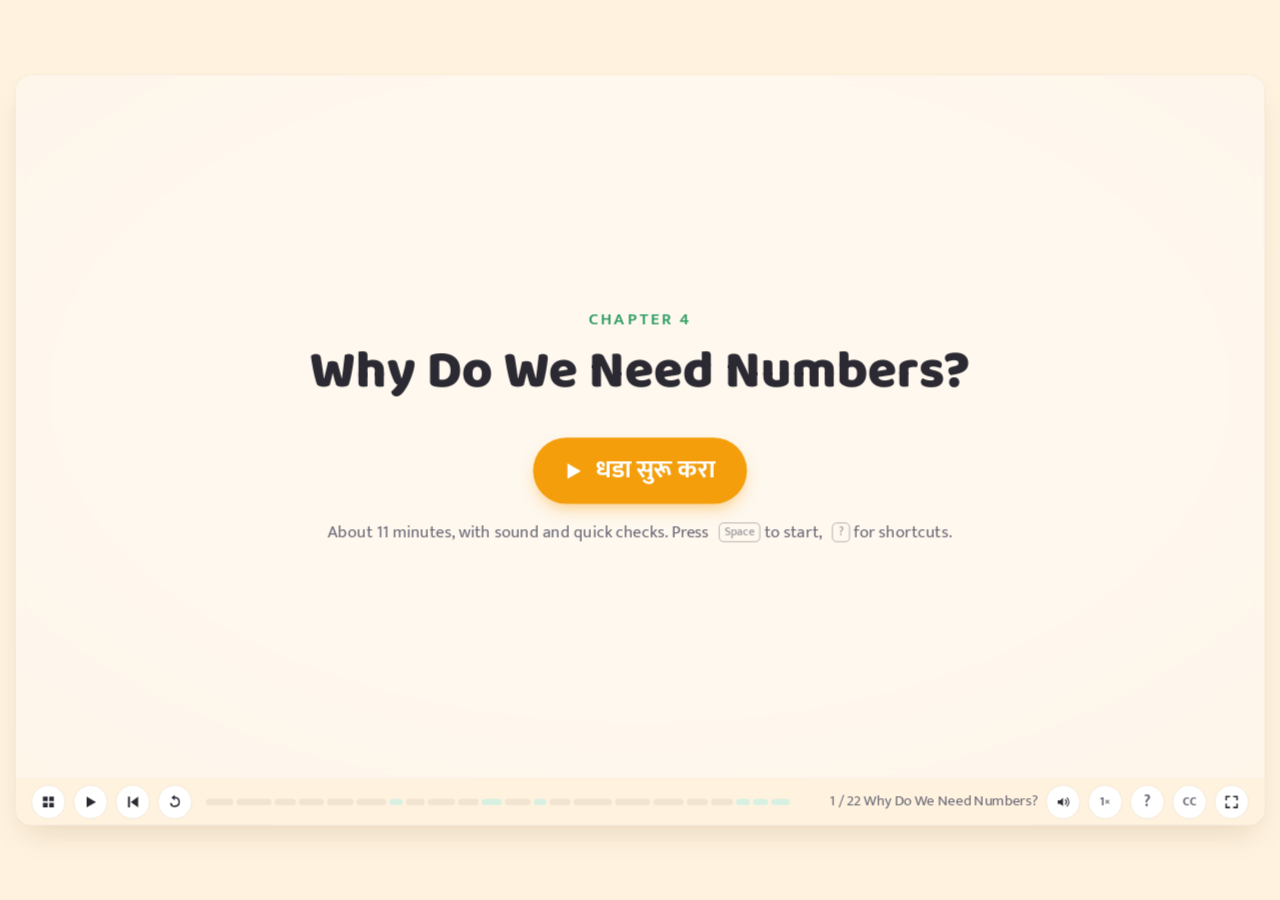
<file: ch04/index.html>
<!doctype html>
<html lang="mr">
<head>
<meta charset="utf-8">
<meta name="viewport" content="width=device-width, initial-scale=1">
<title>४ · Why Do We Need Numbers?</title>
<link rel="stylesheet" href="../lib/engine.css">
<link rel="expect" href="#bar" blocking="render">
</head>
<body>
<script src="../lib/engine.js"></script>
<script src="audio/mr/timings.js"></script>
<script>
'use strict';
const CHAPTER = { number: 4, title: 'Why Do We Need Numbers?', minutes: 11, language: 'mr', next: '../ch05/' };

/* ---------- palette roles ---------- */
const SAFF = COL.int, GREY = COL.stone, SKY = COL.whole, PLUM = COL.irr, LEAF = COL.leaf, BARK = COL.bark, CORAL = '#e0524d';

/* ---------- text helpers (as in ch01) ---------- */
const text = (p, str, x, y, t0, { size = 32, fill = COL.chalk, anchor = 'start', weight = 500, font = UI } = {}) => {
  const e = T(p, str, { x, y, size, fill, anchor, weight, font, o: 0 }); show(e, t0); return e;
};
const title = (p, str, t0 = .1, y = 110) => text(p, str, 800, y, t0, { size: 50, weight: 800, anchor: 'middle', font: HEAD });
const note = (p, str, x, y, t0, fill = SAFF, size = 36, r = -3) => {
  const g = G(p, { x, y, o: 0, r }); T(g, str, { size, fill, font: SCRIPT, weight: 700, anchor: 'middle' }); show(g, t0); return g;
};
function label(p, str, x, y, t0, color = COL.chalk, size = 26) { return text(p, str, x, y, t0, { size, fill: color, anchor: 'middle', weight: 700 }); }
function bubble(p, str, x, y, t0, { w = 420, color = SAFF, size = 30 } = {}) {
  const g = G(p, { x, y, o: 0, s: .7 });
  mk('path', { d: `M${-w / 2} -40h${w}a16 16 0 0 1 16 16v56a16 16 0 0 1-16 16h${-w / 2 + 40}l-24 26v-26h${-w / 2 + 8}a16 16 0 0 1-16-16v-56a16 16 0 0 1 16-16z`, fill: '#fff', stroke: color, 'stroke-width': 3 }, g);
  T(g, str, { y: 12, size, fill: COL.chalk, weight: 600, anchor: 'middle' });
  pop(g, t0); return g;
}
function kcard(p, x, y, w, h, color, { o = 0, s = 1, fill = '#fff' } = {}) {
  const g = G(p, { x, y, o, s });
  mk('rect', { x: 0, y: 0, width: w, height: h, rx: 22, fill, stroke: COL.edge || '#f1e4d0', 'stroke-width': 2 }, g);
  mk('path', { d: `M22 0h-4a18 18 0 0 0-18 18v${h - 36}a18 18 0 0 0 18 18h4z`, fill: color }, g);
  return g;
}
// pill banner centred on (x,y)
function banner(p, str, x, y, t0, { w = 900, color = SAFF, size = 36, fill = '#fff' } = {}) {
  const g = G(p, { x, y, o: 0, s: .8 });
  mk('rect', { x: -w / 2, y: -44, width: w, height: 88, rx: 44, fill, stroke: color, 'stroke-width': 3 }, g);
  T(g, str, { y: 13, size, fill: color, weight: 800, anchor: 'middle', font: HEAD });
  pop(g, t0); return g;
}
// number chip (saffron by default); nChip avoids the engine's chip()
function nChip(p, str, x, y, { color = SAFF, size = 40, w = 0, fill = '#fff', textFill, font = HEAD } = {}) {
  const ww = w || Math.max(72, uiW(str, size) + 40);
  const g = G(p, { x, y, o: 0, s: .6 });
  mk('rect', { x: -ww / 2, y: -36, width: ww, height: 72, rx: 36, fill, stroke: color, 'stroke-width': 3 }, g);
  T(g, str, { y: 14, size, fill: textFill || color, weight: 800, anchor: 'middle', font });
  g._w = ww; return g;
}

/* ---------- drawn things, each around (0,0) on its baseline ---------- */
function tree(p, x, y, s = 1) {
  const g = G(p, { x, y, s, o: 0 });
  mk('path', { d: 'M-14 0V-90q0-14 14-14q14 0 14 14V0z', fill: BARK }, g);
  mk('circle', { cx: 0, cy: -150, r: 70, fill: COL.leaf2 }, g);
  mk('circle', { cx: -52, cy: -120, r: 48, fill: COL.leaf }, g);
  mk('circle', { cx: 52, cy: -120, r: 48, fill: COL.leaf }, g);
  mk('circle', { cx: 0, cy: -110, r: 50, fill: COL.leaf2 }, g);
  return g;
}
function boy(p, x, y, s = 1) {
  const g = G(p, { x, y, s, o: 0 });
  mk('rect', { x: -22, y: -120, width: 44, height: 70, rx: 14, fill: SKY }, g);
  mk('rect', { x: -20, y: -52, width: 17, height: 52, rx: 7, fill: '#6b4f3a' }, g); mk('rect', { x: 3, y: -52, width: 17, height: 52, rx: 7, fill: '#6b4f3a' }, g);
  mk('circle', { cx: 0, cy: -146, r: 30, fill: '#f1c7a0' }, g);
  mk('path', { d: 'M-30 -152q4-30 30-30q26 0 30 30q-18-10-30-6q-12-4-30 6z', fill: '#2b2a33' }, g);
  mk('circle', { cx: -10, cy: -148, r: 3.5, fill: COL.chalk }, g); mk('circle', { cx: 10, cy: -148, r: 3.5, fill: COL.chalk }, g);
  mk('path', { d: 'M-9 -134q9 8 18 0', stroke: COL.chalk, 'stroke-width': 2.5, fill: 'none', 'stroke-linecap': 'round' }, g);
  mk('path', { d: 'M-22 -108l-18 30M22 -108l18 30', stroke: '#f1c7a0', 'stroke-width': 10, 'stroke-linecap': 'round' }, g);
  return g;
}
// a grown-up: mother (sari, rose) or shopkeeper (kurta, grey) — colour picks the look
function nPerson(p, x, y, s = 1, color = '#f472b6', hair = 'long') {
  const g = G(p, { x, y, s, o: 0 });
  mk('path', { d: 'M-30 0V-110q0-30 30-30q30 0 30 30V0z', fill: color }, g);
  mk('circle', { cx: 0, cy: -170, r: 32, fill: '#f1c7a0' }, g);
  mk('path', { d: hair === 'long' ? 'M-32 -176q4-34 32-34q28 0 32 34q-10-14-32-10q-22-4-32 10zM-32 -176v40q-10-10-6-40zM32 -176v40q10-10 6-40z' : 'M-32 -176q6-32 32-32q26 0 32 32q-16-12-32-8q-16-4-32 8z', fill: '#2b2a33' }, g);
  mk('circle', { cx: -11, cy: -172, r: 3.5, fill: COL.chalk }, g); mk('circle', { cx: 11, cy: -172, r: 3.5, fill: COL.chalk }, g);
  mk('path', { d: 'M-10 -158q10 8 20 0', stroke: COL.chalk, 'stroke-width': 2.5, fill: 'none', 'stroke-linecap': 'round' }, g);
  mk('path', { d: 'M-30 -120l-20 40M30 -120l20 40', stroke: '#f1c7a0', 'stroke-width': 10, 'stroke-linecap': 'round' }, g);
  return g;
}
function nApple(p, x, y, s = 1) {
  const g = G(p, { x, y, s, o: 0 });
  mk('path', { d: 'M0 -8q-14-18-30-6q-16 14-6 36q10 20 28 20q6 0 8-2q2 2 8 2q18 0 28-20q10-22-6-36q-16-12-30 6z', fill: '#ef4444' }, g);
  mk('path', { d: 'M0 -10v-16', stroke: BARK, 'stroke-width': 4, 'stroke-linecap': 'round' }, g);
  mk('path', { d: 'M2 -22q14-14 24-4q-14 10-24 4z', fill: LEAF }, g);
  return g;
}
function nMango(p, x, y, s = 1) {
  const g = G(p, { x, y, s, o: 0 });
  mk('path', { d: 'M-4 -30q22-4 30 18q6 24-14 34q-24 8-36-10q-10-22 20-42z', fill: '#fbbf24', stroke: '#d97706', 'stroke-width': 2 }, g);
  mk('path', { d: 'M-4 -30q10 2 6 12', stroke: LEAF, 'stroke-width': 4, 'stroke-linecap': 'round', fill: 'none' }, g);
  return g;
}
// rupee note, centred, w×h
function nNote(p, v, x, y, s = 1) {
  const col = { 10: '#b45309', 20: '#15803d', 50: '#0891b2', 100: '#7c3aed', 500: '#9ca3af' }[v] || SAFF;
  const g = G(p, { x, y, s, o: 0 });
  mk('rect', { x: -100, y: -44, width: 200, height: 88, rx: 10, fill: '#fff', stroke: col, 'stroke-width': 4 }, g);
  mk('rect', { x: -88, y: -32, width: 176, height: 64, rx: 6, fill: 'none', stroke: col, 'stroke-width': 1.5, 'stroke-dasharray': '4 4' }, g);
  mk('circle', { cx: -56, cy: 0, r: 20, fill: 'none', stroke: col, 'stroke-width': 2 }, g);
  T(g, '₹' + v, { x: 24, y: 14, size: 40, fill: col, weight: 800, anchor: 'middle', font: HEAD });
  return g;
}
function nBag(p, x, y, s = 1) {
  const g = G(p, { x, y, s, o: 0 });
  mk('path', { d: 'M-40 0V-70q0-16 16-16h48q16 0 16 16V0z', fill: '#d6b48c', stroke: BARK, 'stroke-width': 3 }, g);
  mk('path', { d: 'M-16 -86q0-26 16-26q16 0 16 26', stroke: BARK, 'stroke-width': 4, fill: 'none' }, g);
  for (const [cx, cy] of [[-18, -40], [6, -28], [20, -52], [-8, -16]]) mk('circle', { cx, cy, r: 9, fill: '#c9a26b', stroke: BARK, 'stroke-width': 1.5 }, g);
  return g;
}
function nHouse(p, x, y, s = 1) {
  const g = G(p, { x, y, s, o: 0 });
  mk('rect', { x: -130, y: -140, width: 260, height: 140, rx: 8, fill: '#fde68a', stroke: BARK, 'stroke-width': 3 }, g);
  mk('path', { d: 'M-150 -140L0 -240L150 -140z', fill: '#c2410c' }, g);
  mk('rect', { x: -30, y: -80, width: 60, height: 80, rx: 6, fill: BARK }, g);
  mk('rect', { x: 50, y: -110, width: 60, height: 50, rx: 4, fill: COL.sky, stroke: BARK, 'stroke-width': 2 }, g);
  return g;
}
const ground = (p, y = 700, t0 = .1) => { const l = path(p, `M80 ${y}H1520`, { stroke: COL.soil, 'stroke-width': 6 }, { d: 0 }); draw(l, t0, 1); return l; };

/* ---------- a number line drawn inside the panel (the engine's lives in S.line and would outlive the beat) ---------- */
function nLine(p, x0, y, u, lo, hi, tLine, tTicks, { color = COL.chalk, step = .18 } = {}) {
  const g = G(p, {});
  const xv = v => x0 + (v - lo) * u;
  const a = xv(lo) - 60, b = xv(hi) + 60;
  draw(path(g, `M${a} ${y}H${b}`, { stroke: color, 'stroke-width': 4 }, { d: 0 }), tLine, .9);
  show(path(g, `M${b - 16} ${y - 11}L${b} ${y}L${b - 16} ${y + 11}`, { stroke: color, 'stroke-width': 4 }, { o: 0 }), tLine + .8, .3);
  show(path(g, `M${a + 16} ${y - 11}L${a} ${y}L${a + 16} ${y + 11}`, { stroke: color, 'stroke-width': 4 }, { o: 0 }), tLine + .8, .3);
  g._ticks = {};
  for (let v = lo; v <= hi; v++) {
    const t = G(g, { o: 0, y: 8 });
    mk('path', { d: `M${xv(v)} ${y - 12}V${y + 12}`, stroke: COL.dim, 'stroke-width': 3 }, t);
    T(t, String(v), { x: xv(v), y: y + 52, size: 32, fill: COL.chalk, weight: 700, anchor: 'middle', font: HEAD });
    tw(t, { o: 1, y: 0 }, tTicks + (v - lo) * step, .4, out);
    g._ticks[v] = t;
  }
  g._x = xv; g._y = y;
  return g;
}
function nDot(p, x, y, color = SAFF, r = 14) {
  const g = G(p, { x, y, s: 0, o: 0 });
  mk('circle', { r, fill: color, stroke: '#fff', 'stroke-width': 3 }, g);
  return g;
}
// hop an element from its current x to x2 in an arc (height hgt), landing at t0 + dur
function hop(e, x2, t0, dur = .5, hgt = 60, y2 = null) {
  let x1 = null, y1 = null;
  prog(q => { if (x1 === null) { x1 = st(e).x; y1 = st(e).y; } const yy = y2 === null ? y1 : y1 + (y2 - y1) * q; put(e, { x: x1 + (x2 - x1) * q, y: yy - Math.sin(Math.PI * q) * hgt }); }, t0, dur, io);
}
// a horizontal arrow from x1 to x2 at y, drawn on
function nArrow(p, x1, x2, y, color, t0, dur = .6) {
  const d = Math.sign(x2 - x1);
  draw(path(p, `M${x1} ${y}H${x2}`, { stroke: color, 'stroke-width': 6, 'stroke-linecap': 'round' }, { d: 0 }), t0, dur);
  show(path(p, `M${x2 - 18 * d} ${y - 13}L${x2} ${y}L${x2 - 18 * d} ${y + 13}`, { stroke: color, 'stroke-width': 6, 'stroke-linecap': 'round', 'stroke-linejoin': 'round' }, { o: 0 }), t0 + dur - .1, .2);
}
// pointing hand (emoji), centred
function nHand(p, x, y) { const g = G(p, { x, y, o: 0 }); T(g, '👆', { y: 20, size: 54, anchor: 'middle' }); return g; }
// a field: light green rect with n small trees in rows of 4
function nField(p, x, y, w, h, n, color = LEAF) {
  const g = G(p, { x, y, o: 0 });
  mk('rect', { x: 0, y: 0, width: w, height: h, rx: 24, fill: '#ecfccb', stroke: color, 'stroke-width': 4 }, g);
  for (let i = 0; i < n; i++) { const t = tree(g, 90 + (i % 4) * (w - 180) / 3, 150 + Math.floor(i / 4) * 115, .42); put(t, { o: 1 }); }
  return g;
}
/* ---------- measurement objects ---------- */
function nTable(p, x, y, s = 1) {
  const g = G(p, { x, y, s, o: 0 });
  mk('rect', { x: -120, y: -60, width: 240, height: 16, rx: 4, fill: '#d9a066', stroke: BARK, 'stroke-width': 2 }, g);
  mk('rect', { x: -108, y: -44, width: 14, height: 44, fill: BARK }, g); mk('rect', { x: 94, y: -44, width: 14, height: 44, fill: BARK }, g);
  mk('rect', { x: -120, y: -84, width: 240, height: 14, fill: '#fde68a', stroke: BARK, 'stroke-width': 1.5 }, g);
  for (let i = 0; i <= 12; i++) mk('path', { d: `M${-120 + i * 20} -84v${i % 2 ? 5 : 9}`, stroke: BARK, 'stroke-width': 1.5 }, g);
  return g;
}
function nBottle(p, x, y, s = 1) {
  const g = G(p, { x, y, s, o: 0 });
  mk('path', { d: 'M-30 0V-90q0-20 14-30V-140h32V-120q14 10 14 30V0z', fill: '#e0f2fe', stroke: SKY, 'stroke-width': 3, 'stroke-linejoin': 'round' }, g);
  mk('path', { d: 'M-27 -3V-70h54V-3z', fill: '#7dd3fc' }, g);
  mk('rect', { x: -18, y: -150, width: 36, height: 14, rx: 3, fill: SKY }, g);
  return g;
}
function nScale(p, x, y, s = 1) {
  const g = G(p, { x, y, s, o: 0 });
  mk('rect', { x: -90, y: -24, width: 180, height: 24, rx: 8, fill: '#e5e7eb', stroke: GREY, 'stroke-width': 3 }, g);
  mk('rect', { x: -40, y: -56, width: 80, height: 32, rx: 6, fill: '#fff', stroke: GREY, 'stroke-width': 3 }, g);
  const b = boy(g, 0, -56, .6); put(b, { o: 1 });
  return g;
}
function nClock(p, x, y, s = 1) {
  const g = G(p, { x, y, s, o: 0 });
  mk('circle', { r: 70, fill: '#fff', stroke: COL.chalk, 'stroke-width': 5 }, g);
  for (let i = 0; i < 12; i++) { const a = i * Math.PI / 6; mk('circle', { cx: Math.sin(a) * 58, cy: -Math.cos(a) * 58, r: i % 3 ? 2.5 : 4.5, fill: COL.chalk }, g); }
  mk('path', { d: 'M0 0L-26 -30', stroke: COL.chalk, 'stroke-width': 6, 'stroke-linecap': 'round' }, g);  // hour hand ≈ 10:30
  mk('path', { d: 'M0 0V46', stroke: SAFF, 'stroke-width': 5, 'stroke-linecap': 'round' }, g);         // minute hand at 6
  mk('circle', { r: 5, fill: SAFF }, g);
  return g;
}

/* ---------- beats ---------- */
const BEATS = [
  ['intro', 'Why Do We Need Numbers?', (m, D) => {
    const bg = G(scene, { o: 0 });
    mk('rect', { x: 0, y: 0, width: 1600, height: 900, fill: '#fff3df' }, bg);
    for (let i = 0; i < 18; i++) { const d = String((i * 7) % 10); T(bg, d, { x: 90 + (i * 263) % 1450, y: 120 + (i * 171) % 720, size: 60 + (i * 13) % 50, fill: SAFF, weight: 800, font: HEAD, o: .12 }); }
    tw(bg, { o: 1 }, 0, .8);
    const g = G(scene, { o: 0, y: 24 });
    T(g, 'नवयान · दिवस २ · धडा ४ · Maths', { x: 800, y: 210, size: 26, fill: SAFF, weight: 700, anchor: 'middle' });
    T(g, 'Why Do We Need', { x: 800, y: 310, size: 78, weight: 800, anchor: 'middle', font: HEAD });
    T(g, 'Numbers?', { x: 800, y: 405, size: 78, weight: 800, anchor: 'middle', font: HEAD, fill: SAFF });
    T(g, 'संख्या — आपल्या जगाची भाषा', { x: 800, y: 470, size: 38, fill: COL.dim, weight: 700, anchor: 'middle', font: HEAD });
    tw(g, { o: 1, y: 0 }, .3, 1.1, out);
    // Day 2 strip: three lessons, Maths lit
    const strip = G(scene, { o: 0 });
    T(strip, 'दिवस २ · संख्या आणि स्वतःची ओळख', { x: 800, y: 580, size: 26, fill: COL.dim, weight: 700, anchor: 'middle' });
    [['Maths', 'आपण जग मोजतो', SAFF, true], ['Social Science', 'आपण समाज समजतो', SKY, false], ['Life Skills', 'स्वतःला समजायला सुरुवात', CORAL, false]].forEach(([en, mr, c, lit], i) => {
      const x = 380 + i * 420, cg = G(strip, { x, y: 650, o: 0, s: .8 });
      mk('rect', { x: -170, y: -36, width: 340, height: 72, rx: 36, fill: lit ? c : '#fff', stroke: c, 'stroke-width': 3 }, cg);
      T(cg, en, { y: 12, size: 32, fill: lit ? '#fff' : c, weight: 800, anchor: 'middle', font: HEAD });
      T(cg, mr, { y: 80, size: 24, fill: COL.dim, weight: 600, anchor: 'middle' });
      pop(cg, m('day', .4 + i * 1.3));
      if (i) nArrow(strip, x - 240, x - 185, 650, COL.faint, m('day', i * 1.3), .4);
    });
    show(strip, m('day'));
    const r = note(scene, 'आपल्याला Numbers ची गरज का पडली?', 800, 820, m('sub', 2.6), SAFF, 40);
    tw(g, { o: 0, y: -24 }, D - .9, .8); hide(r, D - .9, .8); hide(strip, D - .9, .8); hide(bg, D - .9, .8);
  }],

  ['market', 'बाजारात', (m) => {
    const p = panel(0);
    title(p, 'कल्पना करा… तुम्ही बाजारात गेलात', .1, 90);
    ground(p, 700, .1);
    // shop counter at right
    const shop = G(p, { o: 0 });
    mk('rect', { x: 980, y: 590, width: 360, height: 110, rx: 10, fill: '#d6b48c', stroke: BARK, 'stroke-width': 3 }, shop);
    mk('rect', { x: 980, y: 580, width: 360, height: 18, rx: 6, fill: BARK }, shop);
    T(shop, 'भाजी', { x: 1160, y: 660, size: 30, fill: '#fff', weight: 800, anchor: 'middle', font: HEAD });
    const keeper = nPerson(shop, 1160, 580, .85, '#9ca3af', 'short'); put(keeper, { o: 1 });
    const bag = nBag(shop, 1060, 580, 1); put(bag, { o: 1 });
    show(shop, m('go'), .5);
    const b = boy(p, 300, 700, 1); show(b, m('go'), .4); tw(b, { x: 760 }, m('go', .3), 1.8, io);
    const mom = nPerson(p, 240, 700, .9, '#f472b6', 'long'); show(mom, m('aai'), .4);
    const b1 = bubble(p, 'बटाटे दोन किलो घे.', 330, 440, m('aai', .3), { w: 400, color: '#f472b6' }); hide(b1, m('shop'), .4);
    const tag = nChip(p, '2 kg', 1060, 425, { size: 34 }); pop(tag, m('aai', 1.2));
    const b2 = bubble(p, '₹80 झाले.', 1160, 330, m('shop', .3), { w: 280, color: GREY }); hide(b2, m('home'), .4);
    const n80 = nNote(p, 80, 760, 560, .7); show(n80, m('pay'), .3); tw(n80, { x: 1160, y: 540 }, m('pay', .3), 1, io); hide(n80, m('back'), .3);
    const n20 = nNote(p, 20, 1160, 540, .7); show(n20, m('back'), .3); tw(n20, { x: 760, y: 560 }, m('back', .3), 1, io);
    const bag2 = nBag(p, 820, 700, .8); show(bag2, m('back', 1.2), .3);
    tw(b, { x: 480 }, m('home'), 1.6, io); tw(n20, { x: 480, y: 560 }, m('home'), 1.6, io); tw(bag2, { x: 540 }, m('home'), 1.6, io); hide(tag, m('home'), .3);
    const b3 = bubble(p, 'किती बटाटे आणलेस?', 300, 440, m('home', 1.9), { w: 400, color: '#f472b6' });
    const b4 = bubble(p, 'दोन किलो.', 640, 430, m('home', 3.6), { w: 240, color: SKY });
    // the three numbers
    const row = G(p, { o: 0 }); show(row, m('count'));
    ['2 kg', '₹80', '₹20'].forEach((s, i) => { const c = nChip(row, s, 560 + i * 240, 200, { size: 40, w: 180 }); pop(c, m('count', 1.6 + i * 1)); if (i) nArrow(row, 560 + i * 240 - 140, 560 + i * 240 - 100, 200, COL.faint, m('count', 1.4 + i * 1), .3); });
    hide(b3, m('without'), .4); hide(b4, m('without'), .4);
    banner(p, 'Numbers नसते तर? किती घ्यायचे? किती द्यायचे? किती उरले?', 800, 810, m('without', .3), { w: 1100, color: CORAL, size: 32 });
  }],

  ['what', 'Number म्हणजे काय?', (m) => {
    const p = panel(0);
    title(p, 'Number म्हणजे काय?', .1);
    banner(p, 'Number म्हणजे संख्या. ती सांगते: किती?', 800, 200, m('def', .3), { w: 820, size: 34 });
    const row = (n, mr, en, y, mark) => {
      const c = nChip(p, String(n), 330, y, { size: 44, w: 80 }); pop(c, m(mark));
      for (let i = 0; i < n; i++) { const a = nApple(p, 460 + i * 80, y, .9); pop(a, m(mark, .15 + i * .2)); }
      label(p, mr, 900, y + 12, m(mark, .5), COL.chalk, 34);
      label(p, en, 1240, y + 12, m('say', .9 + (n - 1) * .7), PLUM, 40);
    };
    row(1, 'एक सफरचंद', 'One', 330, 'one');
    row(2, 'दोन सफरचंद', 'Two', 450, 'two');
    row(3, 'तीन सफरचंद', 'Three', 570, 'three');
    label(p, 'आपण वस्तू मोजतो… आणि त्यांची संख्या सांगतो.', 800, 690, m('say', .2), COL.dim, 28);
    note(p, 'यातूनच Numbers चा प्रवास सुरू होतो.', 800, 800, m('journey', .2), SAFF, 38);
  }],

  ['everywhere', 'Numbers फक्त Maths च्या पुस्तकात नसतात', (m) => {
    const p = panel(0);
    title(p, 'Numbers फक्त Maths च्या पुस्तकात नसतात', .1, 95);
    const items = [['🏠', 'घराचा नंबर', '12'], ['🚌', 'बस नंबर', '47'], ['📱', 'मोबाईल नंबर', '98765 43210'], ['📅', 'तारीख', '13 Oct'], ['⏰', 'वेळ', '10:30'], ['🏷️', 'किंमत', '₹80'], ['📏', 'उंची', '140 cm'], ['⚖️', 'वजन', '40 kg'], ['👨‍👩‍👧', 'कुटुंबातील सदस्य', '5']];
    items.forEach(([ic, mr, val], i) => {
      const c = i % 3, r = Math.floor(i / 3), x = 150 + c * 450, y = 150 + r * 190;
      const g = kcard(p, x, y, 400, 160, SAFF, { o: 0, s: .9 }); tw(g, { o: 1, s: 1 }, m('c' + (i + 1)), .4, back);
      T(g, ic, { x: 70, y: 100, size: 56, anchor: 'middle' });
      T(g, mr, { x: 130, y: 66, size: 26, fill: COL.dim, weight: 700 });
      T(g, val, { x: 130, y: 122, size: val.length > 6 ? 34 : 44, fill: SAFF, weight: 800, font: HEAD });
    });
    banner(p, 'Numbers are everywhere.', 800, 790, m('all', .3), { w: 760, color: PLUM, size: 40 });
    label(p, 'जग मोजायला · तुलना करायला · समजून घ्यायला', 800, 860, m('all', 2.2), COL.dim, 26);
  }],

  ['without', 'जर Numbers नसते तर?', (m) => {
    const p = panel(0);
    title(p, 'जर Numbers नसते तर?', .1);
    const rows = [['👩‍🏫', 'शिक्षक', '“आज वर्गात खूप विद्यार्थी आहेत.”', '40 विद्यार्थी', 't1'], ['🧑‍💼', 'दुकानदार', '“ही वस्तू महाग आहे.”', '₹500', 't2'], ['🧒', 'तुम्ही', '“माझं घर शाळेपासून लांब आहे.”', '3 km', 't3']];
    rows.forEach(([ic, who, say, eg, mark], i) => {
      const y = 240 + i * 175;
      const f = G(p, { x: 200, y, o: 0 }); T(f, ic, { y: 20, size: 60, anchor: 'middle' }); T(f, who, { y: 70, size: 24, fill: COL.dim, weight: 700, anchor: 'middle' }); show(f, m(mark), .3);
      const bb = G(p, { x: 640, y, o: 0, s: .8 });
      mk('rect', { x: -330, y: -42, width: 660, height: 84, rx: 20, fill: '#fff', stroke: COL.faint, 'stroke-width': 3 }, bb);
      mk('path', { d: 'M-330 -10l-26 10 26 10z', fill: COL.faint }, bb);
      T(bb, say, { y: 12, size: 30, weight: 600, anchor: 'middle' }); pop(bb, m(mark, .3));
      nArrow(p, 1000, 1060, y, COL.faint, m(mark, 1.6), .3);
      const q = G(p, { x: 1180, y, o: 0, s: .6 });
      mk('circle', { r: 44, fill: '#eef0f3', stroke: GREY, 'stroke-width': 3 }, q); T(q, 'किती?', { y: 11, size: 28, fill: GREY, weight: 800, anchor: 'middle', font: HEAD });
      pop(q, m(mark, 1.9));
      const nk = label(p, 'माहित नाही', 1180, y + 78, m(mark, 2.6), GREY, 22);
      // at `clear`: the grey question becomes a saffron number
      hide(q, m('clear', .2 + i * .3), .3); hide(nk, m('clear', .2 + i * .3), .3);
      const c = nChip(p, eg, 1300, y, { size: 34 }); pop(c, m('clear', .5 + i * .3));
      const tagEg = text(p, 'उदा.', 1300 - c._w / 2 - 6, y - 40, m('clear', .6 + i * .3), { size: 18, fill: COL.dim, anchor: 'end' });
    });
    banner(p, 'Numbers अस्पष्ट गोष्टी स्पष्ट करून सांगतात.', 800, 800, m('clear', 1.4), { w: 1000, size: 34 });
  }],

  ['counting', 'Counting — मोजणी', (m) => {
    const p = panel(0);
    title(p, 'Counting — मोजणी', .1);
    for (let i = 0; i < 5; i++) { const c = nChip(p, String(i + 1), 460 + i * 170, 220, { size: 44, w: 84 }); pop(c, m('seq', i * .45)); }
    label(p, '…पण मोजणी म्हणजे फक्त numbers पाठ करणं नाही.', 800, 310, m('seq', 3.2), COL.dim, 26);
    const tr = tree(p, 420, 820, 1.35); show(tr, m('tree'), .5);
    const pos = [[-75, -205], [0, -250], [78, -205], [-40, -140], [52, -142]].map(([dx, dy]) => [420 + dx * 1.35, 820 + dy * 1.35]);
    const mangoes = pos.map(([x, y]) => { const mg = nMango(p, x, y, 1); pop(mg, m('tree', .4)); return mg; });
    S.mangoes = mangoes;
    const hand = nHand(p, pos[0][0], pos[0][1] + 60); show(hand, m('n1', -.3), .3);
    const words = ['One', 'Two', 'Three', 'Four', 'Five'];
    words.forEach((w, i) => {
      const t = m('n' + (i + 1));
      if (i) hop(hand, pos[i][0], t - .35, .35, 30, pos[i][1] + 60);
      pulse(mangoes[i], t, 1.4);
      const bd = nChip(p, String(i + 1), pos[i][0] + 34, pos[i][1] - 34, { size: 24, w: 44, fill: SAFF, textFill: '#fff' }); pop(bd, t);
      const rowY = 380 + i * 74;
      const c = nChip(p, String(i + 1), 860, rowY, { size: 34, w: 72 }); pop(c, t + .1);
      label(p, '—', 930, rowY + 10, t + .15, COL.faint, 30);
      label(p, w, 1060, rowY + 12, t + .2, PLUM, 38);
      label(p, i === 4 ? 'पाच आंबे' : '', 1250, rowY + 12, t + .5, COL.chalk, 30);
    });
    hide(hand, m('link'), .4);
    banner(p, 'वस्तू ↔ संख्या  =  Counting', 1060, 810, m('link', .3), { w: 640, size: 36 });
  }],

  ['q1', 'छोटी तपासणी', () => {
    const p = panel(0);
    const tr = tree(p, 380, 800, 1.4); show(tr, .1, .4);
    const pos = [[-80, -200], [-20, -255], [60, -230], [95, -165], [-50, -140], [20, -120], [-100, -120]];
    pos.forEach(([dx, dy], i) => pop(nMango(p, 380 + dx * 1.4, 800 + dy * 1.4, 1), .3 + i * .08));
  }, { ask: done => quiz({ x: 760, y: 230, w: 740, cls: 'side', maxH: 440 }, [{
    id: 'c-count', prompt: ['झाडावर किती आंबे आहेत? प्रत्येक आंब्याकडे एकदा बोट दाखवा आणि मोजा.'],
    build: blanks([{ parts: ['आंबे = ', { box: '7' }], why: 'बरोबर! सात आंबे. प्रत्येक आंब्याला एकदाच मोजलं, आणि शेवटचा number म्हणजे एकूण संख्या.', hint: 'प्रत्येक आंब्याकडे एकदाच बोट दाखवा: One, Two, Three… उत्तर इंग्रजी अंकांत (0–9) लिहा.' }]),
  }], done, 'छोटी तपासणी') }],

  ['order', 'Numbers चा क्रम', (m) => {
    const p = panel(0);
    title(p, 'Numbers चा क्रम', .1);
    label(p, 'Numbers एका ठराविक क्रमाने येतात.', 800, 190, .5, COL.dim, 28);
    for (let i = 0; i < 6; i++) {
      const x = 325 + i * 190, c = nChip(p, String(i + 1), x - 120, 330, { size: 46, w: 90 });
      tw(c, { o: 1, s: 1, x }, m('seq', i * .4), .45, back);
      if (i < 5) nArrow(p, x + 55, x + 130, 330, COL.faint, m('seq', i * .4 + .3), .3);
    }
    label(p, '…', 1420, 345, m('seq', 2.4), COL.dim, 40);
    banner(p, 'Order — क्रम', 800, 440, m('order', .2), { w: 360, size: 34 });
    // the wrong row
    const wrongRow = G(p, { o: 0 }); show(wrongRow, m('wrong'));
    ['1', '7', '3'].forEach((s, i) => { const c = nChip(wrongRow, s, 600 + i * 200, 600, { size: 46, w: 90, color: GREY }); pop(c, m('wrong', .3 + i * .6)); if (i) nArrow(wrongRow, 600 + i * 200 - 150, 600 + i * 200 - 60, 600, COL.faint, m('wrong', .1 + i * .6), .3); });
    for (let k = 0; k < 3; k++) { tw(wrongRow, { x: 10 }, m('odd', k * .2), .1); tw(wrongRow, { x: -10 }, m('odd', k * .2 + .1), .1); } tw(wrongRow, { x: 0 }, m('odd', .6), .1);
    const cross = path(p, 'M520 540L1080 660M1080 540L520 660', { stroke: CORAL, 'stroke-width': 9, 'stroke-linecap': 'round', opacity: .6 }, { d: 0 }); draw(cross, m('odd', .7), .6);
    label(p, 'काहीतरी चुकीचं वाटतं!', 800, 710, m('odd', 1.2), CORAL, 30);
    note(p, 'Numbers चा स्वतःचा क्रम असतो.', 800, 820, m('why', .3), SAFF, 38);
  }],

  ['line', 'Number Line — संख्या रेषा', (m) => {
    const p = panel(0);
    title(p, 'Number Line — संख्या रेषा', .1);
    label(p, 'जमिनीवर एक सरळ रेषा काढा. त्यावर लिहा…', 800, 190, m('draw', .2), COL.dim, 28);
    const L = nLine(p, 320, 520, 160, 0, 6, m('draw', .5), m('ticks', .2), { step: .35 });
    const nm = label(p, 'ही आहे Number Line.', 800, 650, m('ticks', 3.2), SAFF, 32);
    const d = nDot(p, L._x(2), 520); pop(d, m('place', .4));
    label(p, 'प्रत्येक number ची एक जागा', 800, 290, m('place', .8), COL.dim, 26);
    hide(nm, m('right'), .3);
    nArrow(p, L._x(2), L._x(4) + 20, 430, SAFF, m('right', .2), .8);
    hop(d, L._x(3), m('right', .3), .45, 50); hop(d, L._x(4), m('right', .85), .45, 50);
    pulse(L._ticks[4], m('right', 1.3), 1.25);
    label(p, 'उजवीकडे → संख्या वाढते', L._x(3), 400, m('right', .6), SAFF, 30);
    nArrow(p, L._x(4), L._x(1) - 20, 650, GREY, m('left', .2), 1);
    [3, 2, 1].forEach((v, i) => hop(d, L._x(v), m('left', .3 + i * .45), .45, 50));
    tw(d.firstChild, { c_fill: GREY }, m('left', .3), 1.2);
    label(p, 'डावीकडे ← संख्या कमी होते', L._x(2.5), 710, m('left', .8), GREY, 30);
    banner(p, 'मोजणं + संबंध समजणं — दोन्ही Number Line वर', 800, 820, m('rel', .4), { w: 1000, size: 32 });
  }],

  ['compare', 'Greater आणि Smaller', (m) => {
    const p = panel(0);
    title(p, 'Greater आणि Smaller', .1);
    const L = nLine(p, 200, 470, 120, 0, 10, .3, .6, { step: .08 });
    const d5 = nDot(p, L._x(5), 470, GREY), d8 = nDot(p, L._x(8), 470, SAFF);
    const t8 = nChip(p, '8', L._x(8), 360, { size: 50, w: 90 }), t5 = nChip(p, '5', L._x(5), 360, { size: 50, w: 90, color: GREY });
    pop(t8, m('nums', .1)); pop(d8, m('nums', .2)); pop(t5, m('nums', .7)); pop(d5, m('nums', .8));
    label(p, 'समजा: 8 आणि 5', 800, 190, m('nums', -.3), COL.dim, 30);
    pulse(t8, m('big', 1.4), 1.3); label(p, 'मोठी — उजवीकडे', L._x(8), 280, m('big', 1.5), SAFF, 28);
    pulse(t5, m('small', .6), 1.3); label(p, 'लहान — डावीकडे', L._x(5), 280, m('small', .7), GREY, 28);
    const eq = G(p, { x: 800, y: 660, o: 0, s: .7 });
    T(eq, '8 > 5', { y: 26, size: 84, fill: SAFF, weight: 800, anchor: 'middle', font: HEAD }); pop(eq, m('sym', .3));
    label(p, 'eight is greater than five', 800, 720, m('sym', 1.2), PLUM, 30);
    [['>', 'Greater than', SAFF], ['<', 'Less than', GREY], ['=', 'Equal to', SKY]].forEach(([s, en, c], i) => {
      const g = G(p, { x: 360 + i * 440, y: 820, o: 0, s: .8 });
      mk('rect', { x: -180, y: -40, width: 360, height: 80, rx: 40, fill: '#fff', stroke: c, 'stroke-width': 3 }, g);
      T(g, s, { x: -120, y: 16, size: 46, fill: c, weight: 800, anchor: 'middle', font: HEAD });
      T(g, en, { x: 30, y: 12, size: 30, fill: COL.chalk, weight: 700, anchor: 'middle' });
      pop(g, m('signs', .8 + i * 1.1));
    });
  }],

  ['q2', 'छोटी तपासणी', () => {
    const p = panel(0);
    title(p, 'गावातील दोन शेतं', .1, 90);
    const A = nField(p, 120, 150, 620, 400, 8), B = nField(p, 860, 150, 620, 400, 12);
    show(A, .2, .4); show(B, .4, .4);
    label(p, 'शेत A', 430, 135, .3, LEAF, 28); label(p, 'शेत B', 1170, 135, .5, LEAF, 28);
    S.fields = [A, B];
  }, { ask: done => quiz({ x: 200, y: 600, w: 1200, cls: 'side', maxH: 280 }, [{
    id: 'c-field', prompt: ['कोणत्या शेतात जास्त झाडं आहेत? त्या शेतावर टॅप करा.'],
    build: pickEls([{ el: S.fields[0], box: [120, 150, 620, 400], label: 'शेत A, आठ झाडं' }, { el: S.fields[1], box: [860, 150, 620, 400], label: 'शेत B, बारा झाडं' }],
      1, 'बरोबर! शेत B मध्ये 12 झाडं, शेत A मध्ये 8. बारा आठपेक्षा मोठी: 12 > 8.',
      () => 'पुन्हा मोजा. शेत A मध्ये 8 झाडं आहेत, शेत B मध्ये 12. 8 < 12, म्हणजे A मध्ये कमी.',
      () => floatText('12 > 8', 800, 580, SAFF)),
  }], done, 'छोटी तपासणी') }],

  ['money', 'Numbers आणि पैसे', (m) => {
    const p = panel(0);
    title(p, 'Numbers आणि पैसे', .1);
    label(p, 'रोजच्या आयुष्यात Numbers चा सर्वात महत्त्वाचा उपयोग कुठे?', 800, 190, .5, COL.dim, 28);
    [10, 20, 50, 100, 500].forEach((v, i) => { const n = nNote(p, v, 800, 300, .9); tw(n, { o: 1, x: 300 + i * 250 }, m('notes', .3 + i * .35), .5, out); });
    // the ₹100 bar: 10 px per rupee
    const bar = G(p, { o: 0 }); show(bar, m('have'), .4);
    mk('rect', { x: 300, y: 480, width: 1000, height: 90, rx: 14, fill: '#fff', stroke: SAFF, 'stroke-width': 3 }, bar);
    const have = label(bar, '₹100 आहेत', 800, 455, m('have', .3), SAFF, 32);
    const spent = G(p, { o: 0 }); show(spent, m('have'), .4);
    mk('rect', { x: 300, y: 480, width: 350, height: 90, rx: 14, fill: '#fde68a' }, spent);
    T(spent, '₹35 खर्च', { x: 475, y: 535, size: 32, fill: CORAL, weight: 800, anchor: 'middle', font: HEAD, o: 0 });
    const spentLabel = spent.lastChild;
    const rest = G(p, { o: 0 }); show(rest, m('have'), .4);
    mk('rect', { x: 650, y: 480, width: 650, height: 90, rx: 14, fill: '#fde68a' }, rest);
    show(spentLabel, m('spend', .2), .3);
    tw(spent, { y: 110, o: 0 }, m('spend', 1.2), 1.1, io);
    hide(have, m('spend', 1.2), .4);
    const restLabel = T(rest, '₹65 उरले', { x: 975, y: 535, size: 34, fill: SAFF, weight: 800, anchor: 'middle', font: HEAD, o: 0 }); show(restLabel, m('left', .6), .3);
    const restRect = rest.firstChild; put(restRect, { c_fill: '#fde68a' }); tw(restRect, { c_fill: SAFF }, m('left', .6), .5);
    put(restLabel, { c_fill: SAFF }); tw(restLabel, { c_fill: '#fff' }, m('left', .6), .5);
    const eq = G(p, { x: 800, y: 690, o: 0, s: .7 });
    T(eq, '100 − 35 = 65', { y: 22, size: 70, fill: SAFF, weight: 800, anchor: 'middle', font: HEAD }); pop(eq, m('left', 1));
    note(p, 'हा फक्त calculation नाही. हा रोजच्या आयुष्याचा भाग आहे.', 800, 820, m('life', .3), SAFF, 34);
  }],

  ['q3', 'छोटी तपासणी', () => {
    const p = panel(0);
    const n = nNote(p, 50, 380, 330, 1.7); show(n, .2, .4);
    const t = nChip(p, '₹20 खर्च', 380, 520, { size: 34, color: CORAL }); pop(t, .8);
    label(p, 'किती उरले?', 380, 620, 1.2, COL.dim, 30);
  }, { ask: done => quiz({ x: 740, y: 230, w: 760, cls: 'side', maxH: 440 }, [{
    id: 'c-left', prompt: ['तुमच्याकडे ₹50 आहेत. तुम्ही ₹20 खर्च केले. किती रुपये उरले?'],
    build: blanks([{ parts: ['50 − 20 = ', { box: '30' }], why: 'बरोबर! पन्नासमधून वीस गेले, तीस उरले. ₹30.', hint: 'पन्नासमधून वीस काढा: 50 − 20. उत्तर इंग्रजी अंकांत (0–9) लिहा.' }]),
  }], done, 'छोटी तपासणी') }],

  ['measure', 'Numbers आणि मोजमाप', (m) => {
    const p = panel(0);
    title(p, 'Numbers आणि मोजमाप', .1);
    const mcard = (x, y, q, val, mark, drawer) => {
      const g = kcard(p, x, y, 640, 300, SAFF, { o: 0 }); tw(g, { o: 1 }, m(mark), .5);
      T(g, q, { x: 40, y: 56, size: 30, fill: COL.chalk, weight: 700 });
      const d = drawer(g); show(d, m(mark, .3), .4);
      const v = nChip(g, val, 480, 190, { size: 40 }); pop(v, m(mark, 1.6));
    };
    mcard(140, 170, 'टेबल किती लांब आहे?', '120 cm', 'table', g => nTable(g, 200, 260, 1.1));
    mcard(820, 170, 'बाटलीत किती पाणी आहे?', '1 litre', 'bottle', g => nBottle(g, 200, 270, 1));
    mcard(140, 500, 'तुमचं वजन किती आहे?', '40 kg', 'weight', g => nScale(g, 200, 280, 1));
    mcard(820, 500, 'वेळ किती झाली?', '10:30 am', 'time', g => nClock(g, 200, 190, 1));
    banner(p, 'Numbers = जगातील गोष्टी मोजण्याची भाषा', 800, 850, m('lang', .4), { w: 900, size: 32 });
  }],

  ['think', 'Maths म्हणजे विचार करण्याची पद्धत', (m) => {
    const p = panel(0);
    title(p, 'Maths म्हणजे विचार करण्याची पद्धत', .1, 90);
    [['+', 'बेरीज'], ['−', 'वजाबाकी'], ['×', 'गुणाकार'], ['÷', 'भागाकार']].forEach(([s, mr], i) => {
      const c = nChip(p, `${s}  ${mr}`, 320 + i * 320, 180, { size: 32, font: UI }); pop(c, m('ops', .2 + i * .7));
    });
    label(p, 'पण Maths म्हणजे फक्त calculation नाही — Maths विचार करायला शिकवतं.', 800, 265, m('but', .3), COL.dim, 26);
    const mg = Array.from({ length: 10 }, (_, i) => { const e = nMango(p, 300 + i * 110, 360, 1.05); pop(e, m('ten', .3 + i * .1)); return e; });
    label(p, '10 आंबे', 800, 305, m('ten', .2), SAFF, 30);
    const friends = [0, 1, 2, 3].map(i => { const f = boy(p, 380 + i * 280, 860, .62); show(f, m('give', .2 + i * .15), .3); return f; });
    mg.slice(0, 8).forEach((e, i) => { const f = Math.floor(i / 2); tw(e, { x: 380 + f * 280 + (i % 2 ? 30 : -30), y: 700 }, m('give', 1.2 + i * .25), .7, io); });
    const e1 = G(p, { x: 800, y: 470, o: 0, s: .7 }); T(e1, '4 × 2 = 8', { y: 18, size: 56, fill: COL.chalk, weight: 800, anchor: 'middle', font: HEAD }); pop(e1, m('step1', 1.4));
    label(p, '10 मधून 8 गेले (4 मित्र × प्रत्येकी 2)', 800, 520, m('step1', 2), COL.dim, 24);
    const e2 = G(p, { x: 800, y: 585, o: 0, s: .7 }); T(e2, '10 − 8 = 2', { y: 18, size: 56, fill: SAFF, weight: 800, anchor: 'middle', font: HEAD }); pop(e2, m('step2', 1));
    mg.slice(8).forEach(e => pulse(e, m('ans', .2), 1.4));
    banner(p, 'Answer: 2 mangoes', 1310, 450, m('ans', .3), { w: 440, size: 34, color: PLUM });
  }],

  ['english', 'Numbers ची स्वतःची भाषा', (m) => {
    const p = panel(0);
    title(p, 'Numbers ची स्वतःची भाषा', .1, 90);
    const W = kcard(p, 100, 150, 640, 660, PLUM, { o: 0 }); tw(W, { o: 1 }, .4, .5);
    T(W, 'Maths चे English शब्द', { x: 320, y: 56, size: 30, fill: PLUM, weight: 800, anchor: 'middle', font: HEAD });
    [['Number', 'संख्या'], ['Count', 'मोजणे'], ['Greater', 'मोठी संख्या'], ['Smaller', 'लहान संख्या'], ['Equal', 'समान'], ['Add', 'बेरीज करणे'], ['Subtract', 'वजाबाकी करणे']].forEach(([en, mr], i) => {
      const y = 130 + i * 78;
      const en_ = T(W, en, { x: 60, y, size: 36, fill: PLUM, weight: 800, font: HEAD, o: 0 }); show(en_, m('w' + (i + 1)), .3);
      const dash = T(W, '—', { x: 290, y: y - 2, size: 30, fill: COL.faint, o: 0 }); show(dash, m('w' + (i + 1), .2), .3);
      const mr_ = T(W, mr, { x: 340, y, size: 30, fill: COL.chalk, weight: 600, o: 0 }); show(mr_, m('w' + (i + 1), .3), .3);
    });
    const Sn = kcard(p, 780, 150, 720, 660, PLUM, { o: 0 }); tw(Sn, { o: 1 }, m('sent'), .5);
    T(Sn, 'Maths in English', { x: 360, y: 56, size: 30, fill: PLUM, weight: 800, anchor: 'middle', font: HEAD });
    [['This is a number.', 'ही एक संख्या आहे.'], ['I can count.', 'मी मोजू शकतो.'], ['Five is greater than three.', '5 > 3'], ['Ten is less than twelve.', '10 < 12'], ['I use numbers every day.', 'मी रोज numbers वापरतो.']].forEach(([en, mr], i) => {
      const y = 130 + i * 108;
      const a = T(Sn, en, { x: 50, y, size: 36, fill: PLUM, weight: 800, font: HEAD, o: 0 }); show(a, m('s' + (i + 1)), .3);
      const b = T(Sn, mr, { x: 50, y: y + 44, size: 26, fill: COL.dim, weight: 600, o: 0 }); show(b, m('s' + (i + 1), .5), .3);
    });
    note(p, 'पाठ करण्यापेक्षा अर्थ समजून घ्या.', 800, 865, m('mean', .3), SAFF, 32);
  }],

  ['look', 'Look Around', (m) => {
    const p = panel(0);
    title(p, 'Look Around · आजूबाजूला पाहा', .1, 90);
    [['🏠', 'घराचा नंबर'], ['🕰️', 'घड्याळ'], ['📱', 'मोबाईल'], ['📅', 'कॅलेंडर'], ['💵', 'पैसे'], ['🚗', 'वाहन क्रमांक']].forEach(([ic, mr], i) => {
      const c = i % 2, r = Math.floor(i / 2);
      const g = kcard(p, 120 + c * 400, 170 + r * 190, 360, 150, SAFF, { o: 0, s: .9 }); tw(g, { o: 1, s: 1 }, m('l1', .3 + i * .55), .4, back);
      T(g, ic, { x: 70, y: 96, size: 56, anchor: 'middle' });
      T(g, mr + '?', { x: 130, y: 90, size: 30, fill: COL.chalk, weight: 700 });
    });
    const ten = G(p, { x: 1180, y: 300, o: 0, s: .6 });
    mk('circle', { r: 90, fill: SAFF }, ten); T(ten, '10', { y: 26, size: 84, fill: '#fff', weight: 800, anchor: 'middle', font: HEAD });
    pop(ten, m('ten', .3));
    label(p, 'किमान 10 ठिकाणी Numbers शोधा', 1180, 440, m('ten', .9), SAFF, 28);
    const q = G(p, { x: 1180, y: 600, o: 0, s: .8 });
    mk('rect', { x: -260, y: -70, width: 520, height: 140, rx: 24, fill: '#fff', stroke: PLUM, 'stroke-width': 3 }, q);
    T(q, '🧠 Think Like a Mathematician', { y: -22, size: 26, fill: PLUM, weight: 800, anchor: 'middle', font: HEAD });
    T(q, '“हे किती आहे? हे मी कसं शोधू शकतो?”', { y: 30, size: 28, fill: COL.chalk, weight: 700, anchor: 'middle' });
    pop(q, m('ask', .6));
    note(p, 'Maths पुस्तकातून बाहेर… तुमच्या आयुष्यात.', 800, 830, m('out', 1.2), SAFF, 36);
  }],

  ['evening', 'त्या दिवशी…', (m) => {
    const p = panel(0);
    const sky = mk('rect', { x: 0, y: 0, width: 1600, height: 900, fill: '#fcd9a8' }, p); put(sky, { o: 0 }); show(sky, 0, .8);
    mk('path', { d: 'M0 660q500-70 1000-20t600 10V900H0z', fill: '#d9e7b7' }, p);
    const sun = mk('circle', { cx: 260, cy: 600, r: 56, fill: '#fb923c' }, p); put(sun, { o: 0 }); show(sun, .2, .6);
    text(p, 'त्या दिवशी…', 800, 110, .3, { size: 46, fill: COL.chalk, weight: 700, anchor: 'middle', font: SCRIPT });
    const hs = nHouse(p, 1250, 700, 1); show(hs, m('eve'), .5);
    const plate = nChip(p, '12', 1250 - 90, 700 - 40, { size: 26, w: 56 }); 
    const b = boy(p, -60, 700, 1); show(b, m('eve'), .3); tw(b, { x: 760 }, m('eve', .2), 2.6, io);
    const bag = nBag(p, -10, 700, .8); show(bag, m('eve'), .3); tw(bag, { x: 820 }, m('eve', .2), 2.6, io);
    const mom = nPerson(p, 1030, 700, .9, '#f472b6', 'long'); show(mom, m('aai', -.3), .4);
    const b1 = bubble(p, 'किती पैसे खर्च झाले?', 1030, 420, m('aai', .2), { w: 420, color: '#f472b6' });
    const smile = note(p, '😊', 760, 500, m('smile', .8), SAFF, 48, 0);
    hide(b1, m('real'), .4);
    const n20 = nNote(p, 20, 700, 560, .6); pop(n20, m('real', .9));
    pop(plate, m('real', 1.6));
    const tag = nChip(p, '2 kg', 820, 560, { size: 26 }); pop(tag, m('real', 2.3));
    banner(p, 'Numbers फक्त पुस्तकात नाहीत — ते तुमच्या हातात, तुमच्या घरात आहेत.', 800, 830, m('real', .3), { w: 1200, size: 30 });
  }],

  ['wrap', 'आज आपण काय शिकलो?', (m) => {
    const p = panel(0);
    title(p, 'आज आपण काय शिकलो?', .1);
    [['Number म्हणजे संख्या. ती सांगते: किती?', 'w1', SAFF],
     ['Numbers are everywhere. ते अस्पष्ट गोष्टी स्पष्ट करतात.', 'w2', PLUM],
     ['Number Line: उजवीकडे मोठी, डावीकडे लहान. 8 > 5', 'w3', SKY],
     ['Maths = फक्त calculation नाही, विचार करण्याची पद्धत.', 'w4', LEAF]].forEach(([str, mark, color], i) => {
      const g = G(p, { x: -16, y: 250 + i * 120, o: 0 });
      mk('circle', { cx: 240, cy: -12, r: 28, fill: color }, g);
      T(g, String(i + 1), { x: 240, y: -1, size: 28, fill: '#fff', weight: 800, anchor: 'middle' });
      T(g, str, { x: 294, size: 32, weight: 700 });
      tw(g, { o: 1, x: 0 }, m(mark), .6);
    });
  }],

  ['final1', 'धड्याचा सराव', () => { panel(0); }, { ask: done => quiz(SCREEN, [{
    id: 'p-calc', prompt: ['रिकाम्या जागा भरा. उत्तर इंग्रजी अंकांत (0–9) लिहा.'],
    build: blanks([
      { parts: ['10 आंबे, 4 मित्रांना प्रत्येकी 2:   4 × 2 = ', { box: '8' }, ' ,   10 − 8 = ', { box: '2' }], why: 'चार गुणिले दोन म्हणजे आठ आंबे गेले; दहा वजा आठ, दोन उरले.', hint: 'आधी किती गेले ते शोधा: 4 × 2. मग 10 मधून ते वजा करा.' },
      { parts: ['₹100 होते, ₹35 खर्च:   100 − 35 = ', { box: '65' }], why: 'शंभरातून पस्तीस गेले, पासष्ट उरले.', hint: '100 मधून 35 वजा करा. 100 − 30 = 70, मग आणखी 5 कमी.' },
      { parts: ['Number Line:   0,  1,  2,  ', { box: '3' }, ',  4,  5,  ', { box: '6' }], why: 'Numbers चा क्रम: 2 नंतर 3, आणि 5 नंतर 6.', hint: 'उजवीकडे गेलं की संख्या एकाने वाढते.' },
    ]),
  }], done, 'धड्याचा सराव   १ पैकी २') }],

  ['final2', 'धड्याचा सराव', () => { panel(0); }, { ask: done => quiz(SCREEN, [{
    id: 'p-sign', prompt: ['प्रत्येक ओळ बरोबर आहे की चूक?  (> म्हणजे greater than, < म्हणजे less than)'],
    build: grid([
      { parts: ['8 > 5'], ans: ['t'], why: 'आठ पाचपेक्षा मोठी. Number Line वर 8 उजवीकडे आहे.' },
      { parts: ['3 > 7'], ans: ['f'], why: 'तीन सातपेक्षा लहान आहे. बरोबर: 3 < 7.' },
      { parts: ['12 < 8'], ans: ['f'], why: 'बारा आठपेक्षा मोठी आहे. बरोबर: 12 > 8.' },
      { parts: ['6 = 6'], ans: ['t'], why: 'दोन्ही बाजू समान. Equal to.' },
      { parts: ['10 < 12'], ans: ['t'], why: 'Ten is less than twelve. दहा बारापेक्षा लहान.' },
    ], [['t', 'बरोबर ✓', COL.good], ['f', 'चूक ✗', COL.bad]], { multi: false }),
  }], done, 'धड्याचा सराव   २ पैकी २') }],

  ['finish', 'पूर्ण', () => { panel(0); }, { ask: finishCard }],
].map(([id, title, run, extra]) => ({ id, title, run, ...extra }));

boot();
</script></body></html>
</file>
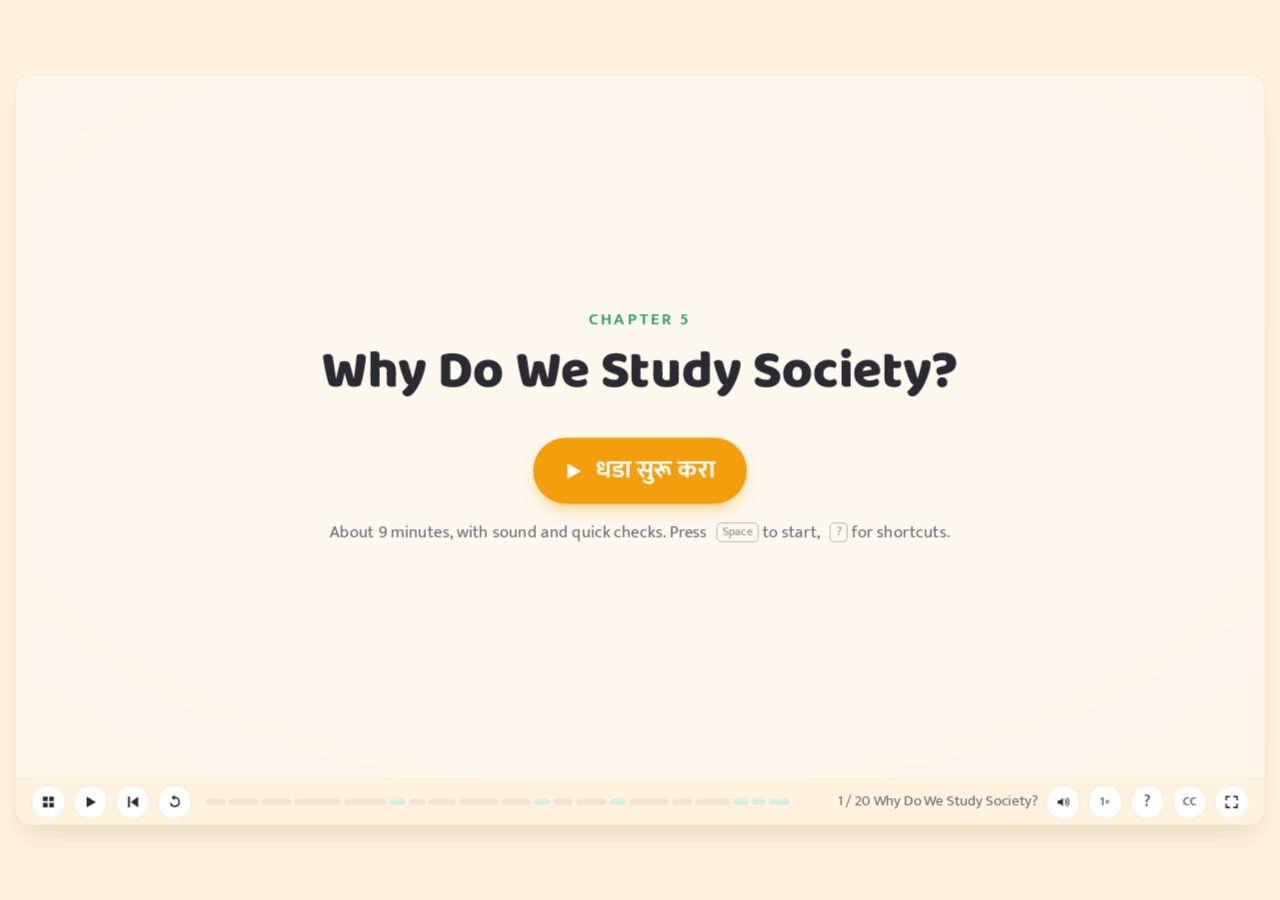
<file: ch05/index.html>
<!doctype html>
<html lang="mr">
<head>
<meta charset="utf-8">
<meta name="viewport" content="width=device-width, initial-scale=1">
<title>5 · Why Do We Study Society?</title>
<link rel="stylesheet" href="../lib/engine.css">
<link rel="expect" href="#bar" blocking="render">
</head>
<body>
<script src="../lib/engine.js"></script>
<script src="audio/mr/timings.js"></script>
<script>
'use strict';
const CHAPTER = { number: 5, title: 'Why Do We Study Society?', minutes: 9, language: 'mr', next: '../ch06/' };

/* ---------- palette roles ---------- */
const SKY = COL.whole, SAFF = COL.int, GREY = COL.stone, PLUM = COL.irr, LEAF = COL.leaf, BARK = COL.bark, CORAL = '#e0524d', ROSE = '#f472b6';

/* ---------- text helpers (as in ch01) ---------- */
const text = (p, str, x, y, t0, { size = 32, fill = COL.chalk, anchor = 'start', weight = 500, font = UI } = {}) => {
  const e = T(p, str, { x, y, size, fill, anchor, weight, font, o: 0 }); show(e, t0); return e;
};
const title = (p, str, t0 = .1, y = 110) => text(p, str, 800, y, t0, { size: 50, weight: 800, anchor: 'middle', font: HEAD });
const note = (p, str, x, y, t0, fill = SKY, size = 36, r = -3) => {
  const g = G(p, { x, y, o: 0, r }); T(g, str, { size, fill, font: SCRIPT, weight: 700, anchor: 'middle' }); show(g, t0); return g;
};
function label(p, str, x, y, t0, color = COL.chalk, size = 26) { return text(p, str, x, y, t0, { size, fill: color, anchor: 'middle', weight: 700 }); }
function bubble(p, str, x, y, t0, { w = 420, color = SKY, size = 30 } = {}) {
  const g = G(p, { x, y, o: 0, s: .7 });
  mk('path', { d: `M${-w / 2} -40h${w}a16 16 0 0 1 16 16v56a16 16 0 0 1-16 16h${-w / 2 + 40}l-24 26v-26h${-w / 2 + 8}a16 16 0 0 1-16-16v-56a16 16 0 0 1 16-16z`, fill: '#fff', stroke: color, 'stroke-width': 3 }, g);
  T(g, str, { y: 12, size, fill: COL.chalk, weight: 600, anchor: 'middle' });
  pop(g, t0); return g;
}
function kcard(p, x, y, w, h, color, { o = 0, s = 1, fill = '#fff' } = {}) {
  const g = G(p, { x, y, o, s });
  mk('rect', { x: 0, y: 0, width: w, height: h, rx: 22, fill, stroke: COL.edge || '#f1e4d0', 'stroke-width': 2 }, g);
  mk('path', { d: `M22 0h-4a18 18 0 0 0-18 18v${h - 36}a18 18 0 0 0 18 18h4z`, fill: color }, g);
  return g;
}
// pill banner centred on (x,y)
function banner(p, str, x, y, t0, { w = 900, color = SKY, size = 36, fill = '#fff' } = {}) {
  const g = G(p, { x, y, o: 0, s: .8 });
  mk('rect', { x: -w / 2, y: -44, width: w, height: 88, rx: 44, fill, stroke: color, 'stroke-width': 3 }, g);
  T(g, str, { y: 13, size, fill: color, weight: 800, anchor: 'middle', font: HEAD });
  pop(g, t0); return g;
}
// word chip centred on (x,y) (sChip: the engine owns chip())
function sChip(p, str, x, y, { color = SKY, size = 30, w = 0, fill = '#fff', textFill, font = HEAD } = {}) {
  const ww = w || Math.max(72, uiW(str, size) + 44);
  const g = G(p, { x, y, o: 0, s: .6 });
  mk('rect', { x: -ww / 2, y: -30, width: ww, height: 60, rx: 30, fill, stroke: color, 'stroke-width': 3 }, g);
  T(g, str, { y: 11, size, fill: textFill || color, weight: 800, anchor: 'middle', font });
  g._w = ww; return g;
}
// a horizontal arrow from x1 to x2 at y, drawn on
function sArrow(p, x1, x2, y, color, t0, dur = .6) {
  const d = Math.sign(x2 - x1);
  draw(path(p, `M${x1} ${y}H${x2}`, { stroke: color, 'stroke-width': 6, 'stroke-linecap': 'round' }, { d: 0 }), t0, dur);
  show(path(p, `M${x2 - 18 * d} ${y - 13}L${x2} ${y}L${x2 - 18 * d} ${y + 13}`, { stroke: color, 'stroke-width': 6, 'stroke-linecap': 'round', 'stroke-linejoin': 'round' }, { o: 0 }), t0 + dur - .1, .2);
}
const ground = (p, y = 700, t0 = .1) => { const l = path(p, `M80 ${y}H1520`, { stroke: COL.soil, 'stroke-width': 6 }, { d: 0 }); draw(l, t0, 1); return l; };

/* ---------- drawn things, each around (0,0) on its baseline ---------- */
function boy(p, x, y, s = 1) {
  const g = G(p, { x, y, s, o: 0 });
  mk('rect', { x: -22, y: -120, width: 44, height: 70, rx: 14, fill: SKY }, g);
  mk('rect', { x: -20, y: -52, width: 17, height: 52, rx: 7, fill: '#6b4f3a' }, g); mk('rect', { x: 3, y: -52, width: 17, height: 52, rx: 7, fill: '#6b4f3a' }, g);
  mk('circle', { cx: 0, cy: -146, r: 30, fill: '#f1c7a0' }, g);
  mk('path', { d: 'M-30 -152q4-30 30-30q26 0 30 30q-18-10-30-6q-12-4-30 6z', fill: '#2b2a33' }, g);
  mk('circle', { cx: -10, cy: -148, r: 3.5, fill: COL.chalk }, g); mk('circle', { cx: 10, cy: -148, r: 3.5, fill: COL.chalk }, g);
  mk('path', { d: 'M-9 -134q9 8 18 0', stroke: COL.chalk, 'stroke-width': 2.5, fill: 'none', 'stroke-linecap': 'round' }, g);
  mk('path', { d: 'M-22 -108l-18 30M22 -108l18 30', stroke: '#f1c7a0', 'stroke-width': 10, 'stroke-linecap': 'round' }, g);
  return g;
}
// a grown-up (from ch04's nPerson): colour = clothes, hair 'long' | 'short'; height 200 at s = 1
function sPerson(p, x, y, s = 1, color = ROSE, hair = 'long') {
  const g = G(p, { x, y, s, o: 0 });
  mk('path', { d: 'M-30 0V-110q0-30 30-30q30 0 30 30V0z', fill: color }, g);
  mk('circle', { cx: 0, cy: -170, r: 32, fill: '#f1c7a0' }, g);
  mk('path', { d: hair === 'long' ? 'M-32 -176q4-34 32-34q28 0 32 34q-10-14-32-10q-22-4-32 10zM-32 -176v40q-10-10-6-40zM32 -176v40q10-10 6-40z' : 'M-32 -176q6-32 32-32q26 0 32 32q-16-12-32-8q-16-4-32 8z', fill: '#2b2a33' }, g);
  mk('circle', { cx: -11, cy: -172, r: 3.5, fill: COL.chalk }, g); mk('circle', { cx: 11, cy: -172, r: 3.5, fill: COL.chalk }, g);
  mk('path', { d: 'M-10 -158q10 8 20 0', stroke: COL.chalk, 'stroke-width': 2.5, fill: 'none', 'stroke-linecap': 'round' }, g);
  mk('path', { d: 'M-30 -120l-20 40M30 -120l20 40', stroke: '#f1c7a0', 'stroke-width': 10, 'stroke-linecap': 'round' }, g);
  g._face = g.children[1];
  return g;
}
// a small person badge: circle head + body, used in crowds; colour = clothes. ~70 tall
function sMini(p, x, y, color = SKY, s = 1) {
  const g = G(p, { x, y, s, o: 0 });
  mk('path', { d: 'M-22 0V-36q0-18 22-18q22 0 22 18V0z', fill: color }, g);
  mk('circle', { cy: -70, r: 17, fill: '#f1c7a0' }, g);
  mk('path', { d: 'M-17 -74q4-18 17-18q13 0 17 18q-8-6-17-4q-9-2-17 4z', fill: '#2b2a33' }, g);
  return g;
}
function sHouse(p, x, y, s = 1, wallFill = '#fde68a') {
  const g = G(p, { x, y, s, o: 0 });
  mk('rect', { x: -70, y: -80, width: 140, height: 80, rx: 6, fill: wallFill, stroke: BARK, 'stroke-width': 3 }, g);
  mk('path', { d: 'M-84 -80L0 -140L84 -80z', fill: '#c2410c' }, g);
  mk('rect', { x: -16, y: -46, width: 32, height: 46, rx: 4, fill: BARK }, g);
  mk('rect', { x: 26, y: -64, width: 30, height: 26, rx: 3, fill: COL.sky, stroke: BARK, 'stroke-width': 2 }, g);
  g._win = g.lastChild;
  return g;
}
function sSchool(p, x, y, s = 1) {
  const g = G(p, { x, y, s, o: 0 });
  mk('rect', { x: -120, y: -110, width: 240, height: 110, rx: 6, fill: '#fef3c7', stroke: BARK, 'stroke-width': 3 }, g);
  mk('path', { d: 'M-130 -110L0 -160L130 -110z', fill: SKY }, g);
  [-80, -30, 50].forEach(wx => mk('rect', { x: wx, y: -84, width: 32, height: 30, rx: 3, fill: COL.sky, stroke: BARK, 'stroke-width': 2 }, g));
  mk('rect', { x: -14, y: -50, width: 28, height: 50, rx: 3, fill: BARK }, g);
  mk('path', { d: 'M0 -160V-200l40 10-40 12', fill: SAFF, stroke: SAFF, 'stroke-width': 3, 'stroke-linejoin': 'round' }, g);
  const t = T(g, 'शाळा', { y: -22, x: 70, size: 22, fill: COL.chalk, weight: 800, anchor: 'middle', font: HEAD });
  return g;
}
function sShop(p, x, y, s = 1) {
  const g = G(p, { x, y, s, o: 0 });
  mk('rect', { x: -90, y: -70, width: 180, height: 70, rx: 6, fill: '#d6b48c', stroke: BARK, 'stroke-width': 3 }, g);
  mk('path', { d: 'M-100 -70h200l-14 -34h-172z', fill: CORAL }, g);
  for (let i = 0; i < 5; i++) mk('path', { d: `M${-100 + i * 40} -70l7-34h26l7 34z`, fill: i % 2 ? '#fff' : CORAL }, g);
  mk('rect', { x: -70, y: -54, width: 140, height: 30, rx: 4, fill: '#fff', stroke: BARK, 'stroke-width': 2 }, g);
  for (const [cx, c] of [[-50, SAFF], [-25, LEAF], [0, '#ef4444'], [25, SAFF], [50, LEAF]]) mk('circle', { cx, cy: -39, r: 9, fill: c }, g);
  T(g, 'दुकान', { y: -6, size: 20, fill: '#fff', weight: 800, anchor: 'middle', font: HEAD });
  return g;
}
function sTruck(p, x, y, s = 1) {
  const g = G(p, { x, y, s, o: 0 });
  mk('rect', { x: -90, y: -80, width: 120, height: 60, rx: 6, fill: SAFF, stroke: COL.chalk, 'stroke-width': 3 }, g);
  mk('path', { d: 'M30 -80h44l26 34v26H30z', fill: '#fbbf24', stroke: COL.chalk, 'stroke-width': 3, 'stroke-linejoin': 'round' }, g);
  mk('rect', { x: 40, y: -70, width: 28, height: 22, rx: 3, fill: COL.sky }, g);
  mk('circle', { cx: -56, cy: -16, r: 15, fill: '#2b2a33' }, g); mk('circle', { cx: 66, cy: -16, r: 15, fill: '#2b2a33' }, g);
  return g;
}
function sSack(p, x, y, s = 1) {
  const g = G(p, { x, y, s, o: 0 });
  mk('path', { d: 'M-40 0V-70q0-16 16-16h48q16 0 16 16V0z', fill: '#d6b48c', stroke: BARK, 'stroke-width': 3 }, g);
  mk('path', { d: 'M-16 -86q0-26 16-26q16 0 16 26', stroke: BARK, 'stroke-width': 4, fill: 'none' }, g);
  for (const [cx, cy] of [[-18, -40], [6, -28], [20, -52], [-8, -16]]) mk('circle', { cx, cy, r: 8, fill: '#f5d27a', stroke: BARK, 'stroke-width': 1.5 }, g);
  return g;
}
// a flour mill: box with a wheel
function sMill(p, x, y, s = 1) {
  const g = G(p, { x, y, s, o: 0 });
  mk('rect', { x: -70, y: -90, width: 140, height: 90, rx: 8, fill: '#e5e7eb', stroke: GREY, 'stroke-width': 3 }, g);
  mk('path', { d: 'M-80 -90L0 -130L80 -90z', fill: GREY }, g);
  const w = G(g, { x: 0, y: -45 });
  mk('circle', { r: 28, fill: '#fff', stroke: GREY, 'stroke-width': 4 }, w);
  mk('path', { d: 'M-28 0H28M0 -28V28M-20 -20L20 20M-20 20L20 -20', stroke: GREY, 'stroke-width': 3 }, w);
  g._wheel = w;
  return g;
}
// plate with a bhakri
function sPlate(p, x, y, s = 1) {
  const g = G(p, { x, y, s, o: 0 });
  mk('ellipse', { rx: 70, ry: 22, fill: '#fff', stroke: GREY, 'stroke-width': 3 }, g);
  mk('ellipse', { cy: -6, rx: 42, ry: 14, fill: '#f5d27a', stroke: '#d4a24a', 'stroke-width': 2 }, g);
  for (const [cx, cy] of [[-14, -8], [10, -10], [20, -2]]) mk('circle', { cx, cy, r: 3, fill: '#d4a24a' }, g);
  return g;
}
function sMilkCan(p, x, y, s = 1) {
  const g = G(p, { x, y, s, o: 0 });
  mk('path', { d: 'M-18 0V-40q0-10 6-14V-64h24v10q6 4 6 14V0z', fill: '#e5e7eb', stroke: GREY, 'stroke-width': 3, 'stroke-linejoin': 'round' }, g);
  mk('path', { d: 'M-12 -64h24', stroke: GREY, 'stroke-width': 4 }, g);
  return g;
}
function sField(p, x, y, w = 240, h = 70) {
  const g = G(p, { x, y, o: 0 });
  mk('rect', { x: -w / 2, y: -h, width: w, height: h, rx: 14, fill: '#ecfccb', stroke: LEAF, 'stroke-width': 3 }, g);
  for (let i = 0; i < 6; i++) mk('path', { d: `M${-w / 2 + 30 + i * (w - 60) / 5} ${-h + 16}v${h - 28}`, stroke: LEAF, 'stroke-width': 4, 'stroke-linecap': 'round' }, g);
  return g;
}
function sStove(p, x, y, s = 1) {
  const g = G(p, { x, y, s, o: 0 });
  mk('path', { d: 'M-34 0V-30q0-10 10-10h48q10 0 10 10V0z', fill: '#b45309', stroke: BARK, 'stroke-width': 3 }, g);
  mk('path', { d: 'M-10 -40q-8-18 4-30q-2 14 10 18q4-12 10-16q6 16-4 28z', fill: SAFF }, g);
  const sm = G(g, { o: 0 });
  mk('path', { d: 'M0 -70q-14-16 0-32q14-16 0-32', stroke: GREY, 'stroke-width': 4, fill: 'none', 'stroke-linecap': 'round' }, sm);
  g._smoke = sm;
  return g;
}
function sPhone(p, x, y, s = 1) {
  const g = G(p, { x, y, s, o: 0 });
  mk('rect', { x: -22, y: -80, width: 44, height: 80, rx: 8, fill: '#2b2a33' }, g);
  mk('rect', { x: -17, y: -72, width: 34, height: 58, rx: 3, fill: COL.sky }, g);
  mk('circle', { cy: -8, r: 3.5, fill: '#fff' }, g);
  return g;
}
function sBus(p, x, y, s = 1) {
  const g = G(p, { x, y, s, o: 0 });
  mk('rect', { x: -90, y: -84, width: 180, height: 66, rx: 12, fill: SAFF, stroke: COL.chalk, 'stroke-width': 3 }, g);
  [-74, -34, 6, 46].forEach(wx => mk('rect', { x: wx, y: -72, width: 30, height: 24, rx: 3, fill: COL.sky }, g));
  mk('circle', { cx: -54, cy: -16, r: 15, fill: '#2b2a33' }, g); mk('circle', { cx: 54, cy: -16, r: 15, fill: '#2b2a33' }, g);
  return g;
}
function sCart(p, x, y, s = 1) {
  const g = G(p, { x, y, s, o: 0 });
  mk('rect', { x: -60, y: -60, width: 110, height: 36, rx: 4, fill: '#d9a066', stroke: BARK, 'stroke-width': 3 }, g);
  mk('circle', { cx: -30, cy: -18, r: 20, fill: 'none', stroke: BARK, 'stroke-width': 5 }, g);
  mk('path', { d: 'M50 -46h40l20 20', stroke: BARK, 'stroke-width': 5, fill: 'none', 'stroke-linecap': 'round' }, g);
  mk('ellipse', { cx: 128, cy: -40, rx: 30, ry: 18, fill: '#f5efe6', stroke: COL.chalk, 'stroke-width': 3 }, g);
  mk('circle', { cx: 158, cy: -56, r: 12, fill: '#f5efe6', stroke: COL.chalk, 'stroke-width': 3 }, g);
  [112, 140].forEach(lx => mk('rect', { x: lx - 4, y: -26, width: 8, height: 26, rx: 3, fill: '#e6dccd', stroke: COL.chalk, 'stroke-width': 2 }, g));
  return g;
}
function sTap(p, x, y, s = 1) {
  const g = G(p, { x, y, s, o: 0 });
  mk('path', { d: 'M-10 0V-50h-20v-14h44v14h-14', stroke: GREY, 'stroke-width': 8, fill: 'none', 'stroke-linejoin': 'round' }, g);
  mk('path', { d: 'M-30 -40q0 14 0 28', stroke: SKY, 'stroke-width': 6, 'stroke-linecap': 'round' }, g);
  mk('path', { d: 'M-44 0q0-14 14-14q14 0 14 14z', fill: SKY }, g);
  return g;
}
function sBolt(p, x, y, s = 1) {
  const g = G(p, { x, y, s, o: 0 });
  mk('path', { d: 'M8 -70L-24 -4h22L-10 50L30 -20H6z', fill: SAFF, stroke: '#d97706', 'stroke-width': 3, 'stroke-linejoin': 'round' }, g);
  return g;
}
function sCross(p, x, y, t0, color = CORAL, r = 26) {
  const g = G(p, { x, y, o: 0, s: .5 });
  mk('circle', { r, fill: '#fff', stroke: color, 'stroke-width': 4 }, g);
  mk('path', { d: `M${-r * .45} ${-r * .45}L${r * .45} ${r * .45}M${r * .45} ${-r * .45}L${-r * .45} ${r * .45}`, stroke: color, 'stroke-width': 5, 'stroke-linecap': 'round' }, g);
  pop(g, t0); return g;
}
function sTick(p, x, y, t0, color = LEAF, r = 26) {
  const g = G(p, { x, y, o: 0, s: .5 });
  mk('circle', { r, fill: color }, g);
  mk('path', { d: `M${-r * .45} 0l${r * .3} ${r * .3}l${r * .55} ${-r * .6}`, stroke: '#fff', 'stroke-width': 5, fill: 'none', 'stroke-linecap': 'round', 'stroke-linejoin': 'round' }, g);
  pop(g, t0); return g;
}

/* ---------- beats ---------- */
const BEATS = [
  ['intro', 'Why Do We Study Society?', (m, D) => {
    const bg = G(scene, { o: 0 });
    mk('rect', { x: 0, y: 0, width: 1600, height: 900, fill: '#eef5ff' }, bg);
    // a faint net of people behind the title
    const pts = []; for (let i = 0; i < 14; i++) pts.push([120 + (i * 331) % 1380, 90 + (i * 223) % 740]);
    pts.forEach(([x, y], i) => { if (i) mk('path', { d: `M${x} ${y}L${pts[i - 1][0]} ${pts[i - 1][1]}`, stroke: SKY, 'stroke-width': 2, opacity: .12 }, bg); });
    pts.forEach(([x, y]) => { const mm = sMini(bg, x, y + 36, SKY, .8); put(mm, { o: .14 }); });
    tw(bg, { o: 1 }, 0, .8);
    const g = G(scene, { o: 0, y: 24 });
    T(g, 'नवयान · दिवस २ · धडा ५ · Social Science', { x: 800, y: 210, size: 26, fill: SKY, weight: 700, anchor: 'middle' });
    T(g, 'Why Do We Study', { x: 800, y: 310, size: 78, weight: 800, anchor: 'middle', font: HEAD });
    T(g, 'Society?', { x: 800, y: 405, size: 78, weight: 800, anchor: 'middle', font: HEAD, fill: SKY });
    T(g, 'आपण समाजात का राहतो?', { x: 800, y: 470, size: 38, fill: COL.dim, weight: 700, anchor: 'middle', font: HEAD });
    tw(g, { o: 1, y: 0 }, .3, 1.1, out);
    const strip = G(scene, { o: 0 });
    T(strip, 'दिवस २ · संख्या आणि स्वतःची ओळख', { x: 800, y: 580, size: 26, fill: COL.dim, weight: 700, anchor: 'middle' });
    [['Maths', 'आपण जग मोजतो', SAFF, false], ['Social Science', 'आपण समाज समजतो', SKY, true], ['Life Skills', 'स्वतःला समजायला सुरुवात', CORAL, false]].forEach(([en, mr, c, lit], i) => {
      const x = 380 + i * 420, cg = G(strip, { x, y: 650, o: 0, s: .8 });
      mk('rect', { x: -170, y: -36, width: 340, height: 72, rx: 36, fill: lit ? c : '#fff', stroke: c, 'stroke-width': 3 }, cg);
      T(cg, en, { y: 12, size: 32, fill: lit ? '#fff' : c, weight: 800, anchor: 'middle', font: HEAD });
      T(cg, mr, { y: 80, size: 24, fill: COL.dim, weight: 600, anchor: 'middle' });
      pop(cg, m('day', .2 + i * .9));
      if (i) sArrow(strip, x - 240, x - 185, 650, COL.faint, m('day', i * .9), .4);
    });
    show(strip, m('day'));
    const r = note(scene, 'समाजाचा अभ्यास का करायचा?', 800, 820, m('sub', 1.8), SKY, 40);
    tw(g, { o: 0, y: -24 }, D - .9, .8); hide(r, D - .9, .8); hide(strip, D - .9, .8); hide(bg, D - .9, .8);
  }],

  ['alone', 'तुम्ही एकटे आहात का?', (m) => {
    const p = panel(0);
    const q = banner(p, 'तुम्ही एकटे आहात का?', 800, 100, m('alone'), { w: 620, color: SKY, size: 40 });
    const b = boy(p, 800, 540, 1.1); show(b, .2, .5);
    const no = note(p, 'नाही.', 800, 620, m('no'), CORAL, 44); 
    // people around the boy, each at a spot; lines then join them into a net
    const spots = [
      ['home', 'घरातले लोक', 420, 300, ROSE], ['nb', 'शेजारी', 1180, 300, SAFF], ['school', 'शाळा', 300, 520, SKY], ['market', 'बाजार', 1300, 520, LEAF],
      ['farmer', 'शेतकरी', 580, 700, LEAF], ['shop', 'दुकानदार', 1020, 700, SAFF], ['teacher', 'शिक्षक', 800, 240, PLUM], ['doctor', 'डॉक्टर', 1260, 700, CORAL], ['worker', 'कामगार', 340, 700, GREY],
    ];
    S.net = [];
    spots.forEach(([mark, name, x, y, c]) => {
      const g = G(p, { x, y, o: 0, s: .6 });
      mk('circle', { r: 50, fill: '#fff', stroke: c, 'stroke-width': 4 }, g);
      const mm = sMini(g, 0, 28, c, .8); put(mm, { o: 1 });
      T(g, name, { y: 84, size: 24, fill: c, weight: 800, anchor: 'middle', font: HEAD });
      pop(g, m(mark));
      S.net.push([x, y]);
    });
    const net = G(p, { o: 0 }); p.insertBefore(net, p.firstChild);
    const all = [[800, 540], ...S.net];
    all.forEach(([x, y], i) => all.forEach(([x2, y2], j) => { if (j > i && Math.hypot(x - x2, y - y2) < 560) mk('path', { d: `M${x} ${y - 60}L${x2} ${y2 - 10}`, stroke: SKY, 'stroke-width': 2.5, opacity: .35 }, net); }));
    show(net, m('net'), 1.2);
    hide(no, m('net'), .4);
    const soc = banner(p, 'Society — समाज', 800, 860, m('society'), { w: 520, color: SKY, size: 40, fill: SKY });
    soc.querySelector('text').setAttribute('fill', '#fff'); 
  }],

  ['why', 'समाजाचा अभ्यास का करायचा?', (m) => {
    const p = panel(0);
    title(p, 'Why Do We Study Society?', .1, 100);
    const qb = bubble(p, '“समाजाचा अभ्यास का करायचा?”', 800, 200, m('q'), { w: 640, color: SKY, size: 32 });
    text(p, 'कारण… आपण समाजातच जगतो.', 800, 300, m('q', 1.4), { size: 30, fill: COL.dim, anchor: 'middle' });
    const items = [['c1', 'एकमेकांशी बोलतो', '💬', SKY], ['c2', 'एकमेकांवर अवलंबून', '🤝', LEAF], ['c3', 'नियम पाळतो', '📏', PLUM], ['c4', 'एकत्र काम करतो', '🧑‍🌾', SAFF], ['c5', 'कधी सहकार्य', '🫶', LEAF], ['c6', 'कधी मतभेद', '⚡', CORAL], ['c7', 'हळूहळू बदल', '🔄', SKY]];
    items.forEach(([mark, str, ic, c], i) => {
      const x = 180 + (i % 4) * 413, y = i < 4 ? 440 : 620;
      const xx = i < 4 ? x : x + 206;
      const g = G(p, { x: xx, y, o: 0, s: .7 });
      mk('rect', { x: -170, y: -60, width: 340, height: 120, rx: 22, fill: '#fff', stroke: c, 'stroke-width': 3 }, g);
      T(g, ic, { y: -4, size: 40, anchor: 'middle' });
      T(g, str, { y: 44, size: 26, fill: c, weight: 800, anchor: 'middle', font: HEAD });
      pop(g, m(mark));
    });
    const ss = banner(p, 'हे समजून घेणं म्हणजे Social Science.', 800, 790, m('ss'), { w: 900, color: SKY, size: 36 });
  }],

  ['dawn', 'The Village That Was Already Awake', (m) => {
    const p = panel(0);
    const sky = mk('rect', { x: 0, y: 0, width: 1600, height: 900, fill: '#ffe6c2' }, p); put(sky, { o: 0 }); show(sky, 0, .8);
    mk('path', { d: 'M0 640q400-90 800-40t800 20V900H0z', fill: '#d9ead3' }, p);
    const sun = G(p, { x: 1420, y: 700, o: 0 }); mk('circle', { r: 56, fill: COL.sun }, sun); show(sun, .2, .4); tw(sun, { y: 300 }, .2, 5, io);
    title(p, 'The Village That Was Already Awake', .1, 90);
    text(p, 'पहाट झाली. गाव अजून पूर्णपणे जागं झालं नव्हतं…', 800, 150, .5, { size: 28, fill: COL.dim, anchor: 'middle' });
    // field + farmer
    const fld = sField(p, 260, 660, 300, 80); show(fld, m('farmer'), .4);
    const farmer = sPerson(p, 60, 660, .7, LEAF, 'short'); show(farmer, m('farmer'), .3); tw(farmer, { x: 200 }, m('farmer', .3), 1.6, io);
    label(p, 'शेतकरी', 200, 710, m('farmer', .5), LEAF, 24);
    // houses + milkman
    const h1 = sHouse(p, 600, 660, .9), h2 = sHouse(p, 800, 660, .9, '#fbcfe8'); show(h1, m('milk'), .3); show(h2, m('milk'), .3);
    const milk = sPerson(p, 460, 660, .7, '#cbd5e1', 'short'); show(milk, m('milk', .2), .3);
    const can = sMilkCan(milk, 46, 0, .8); put(can, { o: 1 });
    tw(milk, { x: 560 }, m('milk', .4), 1, io); tw(milk, { x: 700 }, m('milk', 1.6), 1, io);
    label(p, 'दूधवाला', 700, 710, m('milk', .6), GREY, 24);
    // stove with smoke
    const stove = sStove(p, 980, 660, 1); show(stove, m('stove'), .3); show(stove._smoke, m('stove', .4), .6); tw(stove._smoke, { y: -14 }, m('stove', .4), 2, io);
    label(p, 'चूल', 980, 710, m('stove', .5), SAFF, 24);
    // school + child with a bag
    const sch = sSchool(p, 1300, 660, .75); show(sch, m('school'), .3);
    const kid = boy(p, 1150, 660, .55); show(kid, m('school', .3), .3); const bag = mk('rect', { x: -40, y: -110, width: 22, height: 30, rx: 5, fill: CORAL }, kid);
    label(p, 'शाळेची तयारी', 1300, 710, m('school', .5), SKY, 24);
    // what if?  each role fades, the thing it gives gets a cross
    const whatIf = (mark, who, str, x, y) => {
      tw(who, { o: .15 }, m(mark), .5);
      const g = G(p, { x, y, o: 0, s: .7 });
      mk('rect', { x: -150, y: -34, width: 300, height: 68, rx: 34, fill: '#fff', stroke: CORAL, 'stroke-width': 3 }, g);
      T(g, str, { y: 10, size: 24, fill: CORAL, weight: 800, anchor: 'middle', font: HEAD });
      pop(g, m(mark, .3));
      return g;
    };
    whatIf('nomilk', milk, 'घरात दूध नाही ✗', 700, 420);
    whatIf('nofarm', farmer, 'अन्न कुठून? ✗', 220, 420);
    whatIf('noteach', sch, 'मुलं शिकणार कशी? ✗', 1300, 420);
    const bn = banner(p, 'समाज म्हणजे एकमेकांशी जोडलेलं जीवन.', 800, 820, m('joined', 2.6), { w: 900, color: SKY, size: 36 });
    const links = G(p, { o: 0 }); [[200, 560, 700, 500], [700, 500, 980, 560], [980, 560, 1300, 520], [200, 560, 1300, 520]].forEach(([a, b, c, d]) => mk('path', { d: `M${a} ${b}Q${(a + c) / 2} ${Math.min(b, d) - 160} ${c} ${d}`, stroke: SKY, 'stroke-width': 3, fill: 'none', 'stroke-dasharray': '10 10' }, links));
    show(links, m('joined'), .8);
  }],

  ['bhakri', 'एका पोत्याची गोष्ट', (m) => {
    const p = panel(0);
    title(p, 'एका पोत्याची गोष्ट', .1, 90);
    const stops = [['sack', 'शेतकरी', 180, (g) => sSack(g, 0, 0, 1), LEAF], ['truck', 'वाहतूक करणारा', 490, (g) => sTruck(g, 0, 0, .9), SAFF], ['mill', 'गिरणीवाला', 800, (g) => sMill(g, 0, 0, 1), GREY], ['shop', 'दुकानदार', 1110, (g) => sShop(g, 0, 0, .8), CORAL], ['home', 'घरातील व्यक्ती', 1420, (g) => sHouse(g, 0, 0, .9), ROSE]];
    S.chain = [];
    stops.forEach(([mark, who, x, drawer, c], i) => {
      const g = G(p, { x, y: 400 });
      const d = drawer(g); show(d, m(mark), .4);
      const person = sMini(g, 0, 110, c, .9); show(person, m(mark, .2), .3);
      label(g, who, 0, 150, m(mark, .3), c, 24);
      if (i) sArrow(p, x - 230, x - 120, 350, SKY, m(mark, -.1), .5);
      S.chain.push({ el: d, box: [x - 120, 240, 240, 330], label: who });
    });
    // the sack becomes flour at the mill, bhakri at home
    const wheel = S.chain[2].el._wheel; prog(q => put(wheel, { r: q * 720 }), m('mill', .3), 2, lin);
    const flour = sChip(p, 'पीठ', 800, 210, { color: GREY, size: 26 }); pop(flour, m('mill', 1.2));
    const plate = sPlate(p, 1420, 660, 1.1); show(plate, m('plate'), .4);
    note(p, 'एक साधी भाकरी.', 1420, 720, m('plate', 1), SAFF, 30);
    // count the people
    const cnt = G(p, { x: 460, y: 690, o: 0, s: .8 });
    mk('rect', { x: -360, y: -46, width: 720, height: 92, rx: 46, fill: '#fff', stroke: SKY, 'stroke-width': 3 }, cnt);
    const ct = T(cnt, 'तिच्यामागे किती लोक?', { y: 14, size: 36, fill: SKY, weight: 800, anchor: 'middle', font: HEAD });
    pop(cnt, m('plate', 2.2));
    stops.forEach(([, , x, , c], i) => { const r = mk('circle', { cx: x, cy: 590, r: 0, fill: c }, p); tw(r, { 'a_r': 14 }, m('count', i * .55), .3, back); });
    prog(q => { const n = Math.min(5, Math.floor(q * 5.99)); ct.textContent = n ? `तिच्यामागे ${['एक', 'दोन', 'तीन', 'चार', 'पाच'][n - 1]} लोक` : 'तिच्यामागे किती लोक?'; }, m('count'), 2.8, lin);
    const inter = banner(p, 'परस्परावलंबन — Interdependence', 800, 820, m('inter', .6), { w: 820, color: SKY, size: 36 });
  }],

  ['q1', 'छोटी तपासणी', (m) => {
    const p = panel(0);
    title(p, 'गहू पीठ कुठे झालं?', .1, 90);
    const stops = [['शेतकरी', 180, (g) => sSack(g, 0, 0, 1), LEAF], ['वाहतूक', 490, (g) => sTruck(g, 0, 0, .9), SAFF], ['गिरणी', 800, (g) => sMill(g, 0, 0, 1), GREY], ['दुकान', 1110, (g) => sShop(g, 0, 0, .8), CORAL], ['घर', 1420, (g) => sHouse(g, 0, 0, .9), ROSE]];
    S.q1 = [];
    stops.forEach(([who, x, drawer, c], i) => {
      const g = G(p, { x, y: 400 }); const d = drawer(g); show(d, .2 + i * .15, .4);
      label(g, who, 0, 50, .3 + i * .15, c, 24);
      if (i) sArrow(p, x - 230, x - 120, 350, SKY, .2 + i * .15, .4);
      S.q1.push({ el: d, box: [x - 130, 230, 260, 240], label: who });
    });
  }, { ask: done => quiz({ x: 250, y: 520, w: 1100, cls: 'side', maxH: 340 }, [{
    id: 'c-mill', prompt: ['गहू दळून पीठ कुठे तयार झालं? त्या ठिकाणावर टॅप करा.'],
    build: pickEls(S.q1, 2, 'बरोबर! गिरणीत गहू दळला जातो आणि पीठ तयार होतं. गिरणीवाला हा साखळीतला एक दुवा.',
      i => ['शेतकऱ्याकडे गहू पिकतो, पण दळला जात नाही. साखळीत पुढे पाहा.', 'वाहतूक करणारा गहू फक्त नेतो. दळतो कोण?', null, 'दुकानात पीठ विकलं जातं, तयार होत नाही. एक पाऊल मागे.', 'घरी पिठाची भाकरी होते. पीठ आधीच कुठे तयार झालं?'][i],
      () => floatText('पीठ!', 800, 240, SKY)),
  }], done, 'छोटी तपासणी') }],

  ['community', 'Community — समुदाय', (m) => {
    const p = panel(0);
    title(p, 'आपल्या गावातील लोकांचा विचार करा', .1, 90);
    const groups = [['g1', 'शेतकरी', LEAF, 'short'], ['g2', 'दुकानदार', SAFF, 'short'], ['g3', 'शिक्षक', PLUM, 'long'], ['g4', 'कारागीर', GREY, 'short'], ['g5', 'विद्यार्थी', SKY, 'long']];
    S.groups = [];
    groups.forEach(([mark, name, c, hair], i) => {
      const a = -Math.PI / 2 + i * 2 * Math.PI / 5, x = 800 + Math.cos(a) * 380, y = 500 + Math.sin(a) * 230;
      const g = G(p, { x, y, o: 0, s: .6 });
      [-34, 0, 34].forEach((dx, k) => { const mm = sMini(g, dx, k === 1 ? 0 : 10, c, k === 1 ? 1 : .85); put(mm, { o: 1 }); });
      T(g, name, { y: 44, size: 26, fill: c, weight: 800, anchor: 'middle', font: HEAD });
      pop(g, m(mark)); S.groups.push(g);
    });
    const ring = G(p, { x: 800, y: 500, o: 0, s: .9 });
    mk('ellipse', { rx: 540, ry: 340, fill: '#eef5ff', stroke: SKY, 'stroke-width': 6, 'stroke-dasharray': '18 14' }, ring);
    tw(ring, { o: 1, s: 1 }, m('circle'), .8, out);
    p.insertBefore(ring, p.firstChild);
    S.groups.forEach(g => { tw(g, { s: 1.12 }, m('circle', .2), .5, back); tw(g, { s: 1 }, m('circle', .7), .4); });
    banner(p, 'Community — समुदाय', 800, 520, m('circle', 1), { w: 520, color: SKY, size: 40, fill: SKY }).querySelector('text').setAttribute('fill', '#fff');
    note(p, 'हे सगळे मिळून…', 800, 882, m('circle', .3), SKY, 30);
  }],

  ['roles', 'Everybody Has a Role', (m) => {
    const p = panel(0);
    title(p, 'Everybody Has a Role', .1, 90);
    text(p, 'गावात प्रत्येक व्यक्तीचं काम महत्त्वाचं असू शकतं.', 800, 150, .5, { size: 28, fill: COL.dim, anchor: 'middle' });
    ground(p, 640, .2);
    const board = g => { const b = G(g, { x: 90, y: 0, o: 0 }); mk('rect', { x: -40, y: -90, width: 80, height: 56, rx: 4, fill: '#1f3b2d', stroke: BARK, 'stroke-width': 3 }, b); T(b, 'क ख ग', { y: -54, size: 24, fill: '#fff', weight: 800, anchor: 'middle', font: HEAD }); return b; };
    const medic = g => { const c = G(g, { x: 84, y: -60, o: 0 }); mk('circle', { r: 30, fill: '#fff', stroke: CORAL, 'stroke-width': 3 }, c); mk('path', { d: 'M-14 0h28M0 -14v28', stroke: CORAL, 'stroke-width': 8, 'stroke-linecap': 'round' }, c); return c; };
    const roles = [['r1', 'पाणी आणतं', SKY, 'long', g => sTap(g, 70, 0, 1)], ['r2', 'शेतात काम करतं', LEAF, 'short', g => sField(g, 90, 0, 120, 50)], ['r3', 'घर बांधतं', SAFF, 'short', g => sHouse(g, 90, 0, .55)], ['r4', 'शिकवतं', PLUM, 'long', board], ['r5', 'काळजी घेतं', CORAL, 'long', medic]];
    S.roleEls = [];
    roles.forEach(([mark, str, c, hair, drawer], i) => {
      const x = 170 + i * 315;
      const g = G(p, { x, y: 640, o: 1 });
      const person = sPerson(g, 0, 0, .75, c, hair); show(person, m(mark), .4);
      show(drawer(g), m(mark, .3), .4);
      label(g, 'कुणी ' + str, 40, 50, m(mark, .4), c, 24);
      S.roleEls.push(g);
    });
    // one role goes missing: the teacher fades, the school task stops
    const gone = S.roleEls[3];
    tw(gone, { o: .15 }, m('gap'), .6);
    const x = sCross(p, 1115, 430, m('gap', .4), CORAL, 30);
    const txt = text(p, 'मुलं शिकणार कशी?', 1115, 360, m('gap', .7), { size: 26, fill: CORAL, anchor: 'middle', weight: 700 });
    tw(gone, { o: 1 }, m('all'), .6); hide(x, m('all'), .4); hide(txt, m('all'), .4);
    banner(p, 'समाज चालण्यासाठी वेगवेगळ्या भूमिका आवश्यक असतात.', 800, 800, m('all', .4), { w: 1060, color: SKY, size: 34 });
  }],

  ['road', 'एक रस्ता…', (m) => {
    const p = panel(0);
    title(p, 'एक रस्ता…', .1, 90);
    // the road: a grey band with cracks (red) that later fade
    const road = G(p, { o: 0 }); show(road, m('bad'), .5);
    mk('rect', { x: 100, y: 560, width: 1400, height: 110, rx: 10, fill: '#cbd5e1' }, road);
    mk('path', { d: 'M140 615H1460', stroke: '#fff', 'stroke-width': 4, 'stroke-dasharray': '40 30' }, road);
    const cracks = G(road, { o: 1 });
    [[300, 575], [520, 640], [760, 585], [1000, 640], [1250, 580]].forEach(([x, y]) => { mk('path', { d: `M${x} ${y}l20 14-10 18 26 12-8 20`, stroke: '#7c2d12', 'stroke-width': 5, fill: 'none', 'stroke-linecap': 'round' }, cracks); mk('ellipse', { cx: x + 10, cy: y + 30, rx: 36, ry: 12, fill: '#92400e', opacity: .35 }, cracks); });
    const badLbl = label(p, 'रस्ता खराब झाला', 800, 720, m('bad', .5), CORAL, 28);
    // affected people above the road, each with a cross
    const hit = (mark, x, drawer, str) => {
      const g = G(p, { x, y: 540, o: 0 }); const d = drawer(g); put(d, { o: 1 }); show(g, m(mark), .4);
      sCross(g, 70, -100, m(mark, .5), CORAL, 22);
      const t = label(p, str, x, 380, m(mark, .6), CORAL, 24);
      return [g, t];
    };
    const a = hit('farmer', 300, g => sCart(g, -60, 0, .7), 'माल नेणं कठीण');
    const b = hit('kids', 800, g => { const k = G(g, {}); const b1 = boy(k, -30, 0, .6), b2 = boy(k, 30, 0, .6); put(b1, { o: 1 }); put(b2, { o: 1 }); return k; }, 'शाळेत जाणं अवघड');
    const c = hit('shop', 1300, g => sShop(g, 0, 0, .7), 'माल आणणं कठीण');
    const one = banner(p, 'एक समस्या · परिणाम अनेकांवर', 800, 240, m('one'), { w: 760, color: CORAL, size: 34 });
    // people gather
    hide(one, m('gather'), .4); [a, b, c].forEach(([g, t]) => { hide(g, m('gather'), .4); hide(t, m('gather'), .4); });
    const crowd = G(p, { o: 0 }); show(crowd, m('gather'), .4);
    const cols = [LEAF, SAFF, SKY, ROSE, GREY, PLUM, CORAL, LEAF];
    const ppl = cols.map((col, i) => { const mm = sMini(crowd, 200 + i * 180, 540, col, 1.1); put(mm, { o: 1 }); tw(mm, { x: 520 + i * 80 }, m('gather', .2), 1.4, io); return mm; });
    const bub = bubble(p, 'चर्चा झाली · मदत मागितली', 800, 330, m('talk'), { w: 560, color: SKY, size: 30 });
    // repair: cracks fade, road darkens, a tick
    tw(cracks, { o: 0 }, m('fix'), 1.2);
    const fresh = mk('rect', { x: 100, y: 560, width: 1400, height: 110, rx: 10, fill: '#94a3b8' }, road); put(fresh, { o: 0 }); road.insertBefore(fresh, road.children[1]); tw(fresh, { o: 1 }, m('fix'), 1.2);
    hide(badLbl, m('fix'), .4); label(p, 'रस्ता दुरुस्त ✓', 800, 720, m('fix', .8), LEAF, 28);
    hide(bub, m('coop'), .4);
    const coop = banner(p, 'Cooperation — सहकार्य', 800, 330, m('coop', .3), { w: 620, color: LEAF, size: 40, fill: LEAF }); coop.querySelector('text').setAttribute('fill', '#fff');
    note(p, 'तेव्हा समाज मजबूत होतो.', 800, 820, m('strong'), LEAF, 36);
  }],

  ['conflict', 'Conflict — मतभेद', (m) => {
    const p = panel(0);
    title(p, 'पण समाजात नेहमी सगळं शांत असतं का?', .1, 90);
    note(p, 'नाही.', 800, 160, .9, CORAL, 36);
    ground(p, 640, .2);
    const A = sPerson(p, 560, 640, .9, SAFF, 'short'), B = sPerson(p, 1040, 640, .9, PLUM, 'long');
    show(A, m('two'), .4); show(B, m('two', .2), .4);
    const b1 = bubble(p, 'इथे विहीर हवी!', 440, 330, m('two', .6), { w: 320, color: SAFF, size: 28 });
    const b2 = bubble(p, 'नाही, तिथे!', 1160, 330, m('two', 1.2), { w: 300, color: PLUM, size: 28 });
    const bolt = sBolt(p, 800, 460, 1); pop(bolt, m('bolt')); tw(bolt, { r: 8 }, m('bolt', .3), .15); tw(bolt, { r: -8 }, m('bolt', .45), .15); tw(bolt, { r: 0 }, m('bolt', .6), .15);
    const nm = banner(p, 'Conflict — संघर्ष / मतभेद', 800, 240, m('name'), { w: 640, color: CORAL, size: 36 });
    const imp = text(p, 'मतभेद झाले म्हणजे समाज संपला असं नाही.', 800, 760, m('imp', .6), { size: 30, fill: COL.chalk, anchor: 'middle', weight: 700 });
    // the three steps
    const steps = [['talk', 'बोलणं', '💬', SKY], ['listen', 'ऐकणं', '👂', LEAF], ['rules', 'नियम', '📏', PLUM]];
    steps.forEach(([mark, str, ic, c], i) => { const ch = sChip(p, ic + ' ' + str, 560 + i * 240, 840, { color: c, size: 28, font: UI }); pop(ch, m(mark)); });
    hide(b1, m('ok'), .4); hide(b2, m('ok'), .4); hide(bolt, m('ok'), .4);
    tw(A, { x: 700 }, m('ok'), 1, io); tw(B, { x: 900 }, m('ok'), 1, io);
    const hands = G(p, { x: 800, y: 470, o: 0, s: .5 }); mk('circle', { r: 44, fill: '#fff', stroke: LEAF, 'stroke-width': 4 }, hands); T(hands, '🤝', { y: 16, size: 46, anchor: 'middle' }); pop(hands, m('ok', .8));
    hide(imp, m('ok'), .4); text(p, 'समस्या सोडवता येते.', 800, 760, m('ok', 1), { size: 30, fill: LEAF, anchor: 'middle', weight: 700 });
  }],

  ['q2', 'छोटी तपासणी', () => { panel(0); }, { ask: done => quiz(SCREEN, [{
    id: 'c-cc', prompt: ['प्रत्येक प्रसंग सहकार्य (Cooperation) आहे की मतभेद (Conflict)?'],
    build: grid([
      { parts: ['गावकरी मिळून शाळेच्या अंगणात झाडं लावतात.'], ans: ['co'], why: 'लोक एकमेकांना मदत करतात. हे सहकार्य.' },
      { parts: ['पाणी कोणाच्या शेतात आधी जावं यावरून दोन गट भांडतात.'], ans: ['cf'], why: 'दोन गटांचं मत वेगळं, वाद झाला. हे मतभेद.' },
      { parts: ['पूर आल्यावर शेजारी एकमेकांच्या घरी आसरा देतात.'], ans: ['co'], why: 'संकटात एकमेकांना मदत. हे सहकार्य.' },
      { parts: ['बाजार कुठे भरावा, यावर दोन दुकानदारांचं एकमत होत नाही.'], ans: ['cf'], why: 'मत वेगळं. हे मतभेद. बोलून, ऐकून सोडवता येईल.' },
    ], [['co', 'सहकार्य', LEAF], ['cf', 'मतभेद', CORAL]], { multi: false, text: true }),
  }], done, 'छोटी तपासणी') }],

  ['change', 'समाज बदलतो', (m) => {
    const p = panel(0);
    title(p, 'समाज बदलतो', .1, 90);
    const old = kcard(p, 90, 150, 660, 560, GREY, { o: 0 }); tw(old, { o: 1 }, m('old'), .5);
    T(old, 'आजी-आजोबांचं गाव', { x: 330, y: 56, size: 34, fill: GREY, weight: 800, anchor: 'middle', font: HEAD });
    const now = kcard(p, 850, 150, 660, 560, SKY, { o: 0 }); tw(now, { o: 1 }, m('now'), .5);
    T(now, 'आजचं गाव', { x: 330, y: 56, size: 34, fill: SKY, weight: 800, anchor: 'middle', font: HEAD });
    // rows: old thing → new thing
    const row = (mark, y, lo, ro, str, color) => {
      const a = lo(old); put(a, { o: 0 }); show(a, m(mark), .4);
      const b = ro(now); put(b, { o: 0 }); show(b, m(mark, .5), .4);
      sArrow(p, 760, 840, 150 + y, color, m(mark, .3), .4);
      label(now, str, 500, y + 8, m(mark, .7), color, 24);
    };
    row('mobile', 140, g => { const l = G(g, { x: 180, y: 160 }); mk('path', { d: 'M-40 -10h80M0 -10V-60', stroke: GREY, 'stroke-width': 5, 'stroke-linecap': 'round' }, l); T(l, 'निरोप पायी', { y: 20, size: 22, fill: GREY, anchor: 'middle', weight: 700 }); return l; }, g => sPhone(g, 180, 170, 1), 'मोबाईल आले', SKY);
    row('road', 250, g => { const l = G(g, { x: 180, y: 250 }); mk('path', { d: 'M-90 0q40-30 90-10t90-10', stroke: '#b45309', 'stroke-width': 10, fill: 'none', 'stroke-linecap': 'round' }, l); T(l, 'कच्ची वाट', { y: 34, size: 22, fill: GREY, anchor: 'middle', weight: 700 }); return l; }, g => { const l = G(g, { x: 180, y: 250 }); mk('rect', { x: -90, y: -14, width: 180, height: 28, rx: 6, fill: '#64748b' }, l); mk('path', { d: 'M-70 0H70', stroke: '#fff', 'stroke-width': 3, 'stroke-dasharray': '14 12' }, l); T(l, 'पक्का रस्ता', { y: 40, size: 22, fill: SKY, anchor: 'middle', weight: 700 }); return l; }, 'रस्ते बदलले', SKY);
    row('school', 380, g => { const l = G(g, { x: 180, y: 420 }); mk('path', { d: 'M-60 0V-40L0 -70L60 -40V0z', fill: '#f5e6c8', stroke: BARK, 'stroke-width': 3 }, l); T(l, 'झाडाखालची शाळा', { y: 30, size: 22, fill: GREY, anchor: 'middle', weight: 700 }); return l; }, g => sSchool(g, 180, 430, .5), 'शाळा बदलल्या', SKY);
    row('work', 500, g => sCart(g, 120, 530, .6), g => sBus(g, 180, 530, .6), 'व्यवसाय बदलले', SKY);
    const needs = label(p, 'लोकांच्या गरजा बदलल्या…', 800, 770, m('needs'), COL.dim, 30);
    banner(p, 'समाजही बदलत राहतो.', 800, 840, m('keeps'), { w: 560, color: SKY, size: 38 });
  }],

  ['ss', 'मग Social Science कुठे येतं?', (m) => {
    const p = panel(0);
    title(p, 'मग Social Science कुठे येतं?', .1, 90);
    const def = banner(p, 'Social Science = समाजाकडे प्रश्न विचारून पाहण्याची पद्धत', 800, 180, m('def'), { w: 1180, color: SKY, size: 32 });
    const br = [['hist', 'History', 'पूर्वी काय घडलं?', '🕰️', SAFF], ['geo', 'Geography', 'लोक आणि ठिकाणं कुठे आहेत?', '🗺️', LEAF], ['civ', 'Civics', 'आपला समाज आणि शासन कसं चालतं?', '🏛️', PLUM], ['eco', 'Economics', 'वस्तू, पैसा, संसाधनं कशी वापरतो?', '🪙', CORAL]];
    br.forEach(([mark, en, q, ic, c], i) => {
      const x = 100 + i * 355;
      const g = kcard(p, x, 280, 320, 400, c, { o: 0 }); tw(g, { o: 1 }, m(mark), .5);
      const icon = T(g, ic, { x: 170, y: 120, size: 70, anchor: 'middle', o: 0 }); show(icon, m(mark, .2), .4);
      T(g, en, { x: 170, y: 200, size: 36, fill: c, weight: 800, anchor: 'middle', font: HEAD });
      const words = q.split(' '); const lines = []; let cur = '';
      words.forEach(w => { if (uiW(cur + ' ' + w, 26) > 270) { lines.push(cur); cur = w; } else cur = cur ? cur + ' ' + w : w; }); lines.push(cur);
      lines.forEach((l, k) => { const t = T(g, l, { x: 170, y: 260 + k * 36, size: 26, fill: COL.chalk, weight: 600, anchor: 'middle', o: 0 }); show(t, m(mark, .5 + k * .1)); });
      const line = path(g, 'M60 230H280', { stroke: c, 'stroke-width': 3 }, { d: 0 }); draw(line, m(mark, .3), .4);
    });
    note(p, 'आज आपण फक्त सुरुवात केली.', 800, 790, m('start'), SKY, 36);
  }],

  ['q3', 'छोटी तपासणी', () => { panel(0); }, { ask: done => quiz(SCREEN, [{
    id: 'c-branch', prompt: ['प्रत्येक प्रश्न Social Science च्या कोणत्या शाखेचा?'],
    build: grid([
      { parts: ['आपल्या गावाची जुनी कहाणी काय आहे? पूर्वी इथे काय घडलं?'], ans: ['h'], why: 'पूर्वी काय घडलं, हा History चा प्रश्न.' },
      { parts: ['नदी गावाच्या कोणत्या बाजूला आहे? डोंगर कुठे आहेत?'], ans: ['g'], why: 'ठिकाणं कुठे आहेत, हा Geography चा प्रश्न.' },
      { parts: ['ग्रामपंचायत कशी निवडली जाते? गावाचे नियम कोण ठरवतं?'], ans: ['c'], why: 'समाज आणि शासन कसं चालतं, हा Civics चा प्रश्न.' },
      { parts: ['बाजारात भाजीचे भाव का वाढले? पैसा कसा वापरला जातो?'], ans: ['e'], why: 'वस्तू, पैसा, संसाधनं, हा Economics चा प्रश्न.' },
    ], [['h', 'History', SAFF], ['g', 'Geography', LEAF], ['c', 'Civics', PLUM], ['e', 'Economics', CORAL]], { multi: false, text: true }),
  }], done, 'छोटी तपासणी') }],

  ['look', 'Look Around', (m) => {
    const p = panel(0);
    title(p, 'Look Around', .1, 90);
    text(p, 'तुमचं गाव / तुमचा परिसर तुमच्यासाठी काय-काय करतो?', 800, 150, .5, { size: 28, fill: COL.dim, anchor: 'middle' });
    const items = [['l1', 'रस्ता', g => { const l = G(g, { x: 0, y: 0, o: 0 }); mk('rect', { x: -70, y: -14, width: 140, height: 28, rx: 6, fill: '#64748b' }, l); mk('path', { d: 'M-50 0H50', stroke: '#fff', 'stroke-width': 3, 'stroke-dasharray': '12 10' }, l); return l; }, GREY], ['l2', 'पाणी', g => sTap(g, 10, 30, 1), SKY], ['l3', 'शाळा', g => sSchool(g, 0, 40, .4), SKY], ['l4', 'दुकान', g => sShop(g, 0, 40, .6), CORAL], ['l5', 'बस', g => sBus(g, 0, 40, .55), SAFF], ['l6', 'आरोग्यसेवा', g => { const c = G(g, { x: 0, y: 0, o: 0 }); mk('circle', { r: 34, fill: '#fff', stroke: CORAL, 'stroke-width': 4 }, c); mk('path', { d: 'M-16 0h32M0 -16v32', stroke: CORAL, 'stroke-width': 9, 'stroke-linecap': 'round' }, c); return c; }, CORAL]];
    S.lookCards = [];
    items.forEach(([mark, str, drawer, c], i) => {
      const x = 100 + i * 235;
      const g = kcard(p, x, 200, 210, 290, c, { o: 0 }); tw(g, { o: 1 }, m(mark), .4);
      const inner = G(g, { x: 105, y: 110 }); const d = drawer(inner); show(d, m(mark, .2), .4);
      T(g, str, { x: 105, y: 190, size: 28, fill: c, weight: 800, anchor: 'middle', font: HEAD });
      // the people behind it
      const ppl = G(g, { x: 105, y: 272, o: 0 }); [-30, 0, 30].forEach(dx => { const mm = sMini(ppl, dx, 0, c, .5); put(mm, { o: 1 }); }); show(ppl, m('behind', i * .15), .4);
      S.lookCards.push(g);
    });
    const behind = banner(p, 'प्रत्येक गोष्टीमागे लोकांचा सहभाग आहे.', 800, 560, m('behind', 1), { w: 820, color: SKY, size: 34 });
    // think like a social scientist
    const th = text(p, 'Think Like a Social Scientist', 800, 650, m('think'), { size: 40, fill: SKY, weight: 800, anchor: 'middle', font: HEAD });
    const q1 = bubble(p, '“हे असं का आहे?”', 470, 750, m('q1'), { w: 440, color: SAFF, size: 34 });
    const q2 = bubble(p, '“याचा परिणाम कोणावर होतो?”', 1130, 750, m('q2'), { w: 560, color: PLUM, size: 34 });
    note(p, 'हे दोन प्रश्न तुम्हाला समाज समजायला मदत करतील.', 800, 868, m('help'), SKY, 32);
  }],

  ['english', 'आज फक्त काही शब्द', (m) => {
    const p = panel(0);
    title(p, 'आज फक्त काही शब्द', .1);
    text(p, 'घोकायचे नाहीत. मोठ्याने बोलायचे.', 800, 170, .5, { size: 30, fill: COL.dim, anchor: 'middle' });
    const row = (en, mr, x, y, mark, drawer) => {
      const g = kcard(p, x, y, 640, 150, PLUM, { o: 0 }); tw(g, { o: 1 }, m(mark), .5);
      T(g, en, { x: 60, y: 66, size: 44, fill: PLUM, weight: 800, font: HEAD });
      T(g, mr, { x: 60, y: 116, size: 30, fill: COL.chalk, weight: 600 });
      const d = drawer(g); if (d) show(d, m(mark, .3), .4);
    };
    row('Society', 'समाज', 120, 220, 'e1', g => { const n = G(g, { x: 520, y: 100, o: 0 }); [[-50, -30], [50, -30], [0, 20], [-40, 30], [40, 30]].forEach(([dx, dy]) => { const mm = sMini(n, dx, dy, SKY, .45); put(mm, { o: 1 }); }); return n; });
    row('Family', 'कुटुंब', 840, 220, 'e2', g => { const n = G(g, { x: 520, y: 118, o: 0 }); const a = sMini(n, -40, 0, ROSE, .8), b = sMini(n, 40, 0, SKY, .8), c = sMini(n, 0, 6, SAFF, .55); [a, b, c].forEach(e => put(e, { o: 1 })); return n; });
    row('Community', 'समुदाय', 120, 400, 'e3', g => { const n = G(g, { x: 520, y: 118, o: 0 }); [LEAF, SAFF, PLUM, GREY, SKY].forEach((c, i) => { const mm = sMini(n, -70 + i * 35, 0, c, .6); put(mm, { o: 1 }); }); return n; });
    row('Village', 'गाव', 840, 400, 'e4', g => { const n = G(g, { x: 520, y: 128, o: 0 }); const h1 = sHouse(n, -50, 0, .45), h2 = sHouse(n, 40, 0, .45, '#fbcfe8'); put(h1, { o: 1 }); put(h2, { o: 1 }); return n; });
    const more = kcard(p, 120, 590, 1360, 150, SKY, { o: 0 }); tw(more, { o: 1 }, m('more'), .5);
    T(more, 'आजच्या धड्यातले आणखी दोन:', { x: 60, y: 60, size: 26, fill: COL.dim, weight: 700 });
    T(more, 'Cooperation — सहकार्य', { x: 60, y: 112, size: 36, fill: LEAF, weight: 800, font: HEAD });
    T(more, 'Conflict — मतभेद', { x: 760, y: 112, size: 36, fill: CORAL, weight: 800, font: HEAD });
    note(p, 'मोठ्याने बोला!', 800, 820, m('more', 2.5), SKY, 36);
  }],

  ['wrap', 'आज आपण काय शिकलो?', (m) => {
    const p = panel(0);
    title(p, 'आज आपण काय शिकलो?', .1);
    [['आपण सगळे एका मोठ्या जाळ्याचा भाग आहोत — Society, समाज.', 'w1', SKY],
     ['समाज म्हणजे एकमेकांशी जोडलेलं जीवन. एका भाकरीमागेही अनेक लोक.', 'w2', SAFF],
     ['सहकार्याने समाज मजबूत होतो. मतभेद बोलून, ऐकून, नियमांनी सुटतात.', 'w3', LEAF],
     ['Social Science = समाजाकडे प्रश्न विचारून पाहण्याची पद्धत.', 'w4', PLUM]].forEach(([str, mark, color], i) => {
      const g = G(p, { x: -16, y: 250 + i * 120, o: 0 });
      mk('circle', { cx: 160, cy: -12, r: 28, fill: color }, g);
      T(g, String(i + 1), { x: 160, y: -1, size: 28, fill: '#fff', weight: 800, anchor: 'middle' });
      T(g, str, { x: 214, size: 31, weight: 700 });
      tw(g, { o: 1, x: 0 }, m(mark), .6);
    });
  }],

  ['final1', 'धड्याचा सराव', () => { panel(0); }, { ask: done => quiz(SCREEN, [{
    id: 'p-word', prompt: ['प्रत्येक प्रसंगाला बरोबर शब्द निवडा.'],
    build: grid([
      { parts: ['गावकरी एकत्र येऊन खराब रस्ता दुरुस्त करतात.'], ans: ['co'], why: 'लोक एकमेकांना मदत करतात: Cooperation, सहकार्य.' },
      { parts: ['शेतकरी, दुकानदार, शिक्षक, कारागीर, विद्यार्थी — हे सगळे मिळून.'], ans: ['cm'], why: 'गावातले वेगवेगळे लोक मिळून Community, समुदाय.' },
      { parts: ['पाण्यावरून दोन गटांत वाद होतो.'], ans: ['cf'], why: 'दोन गटांचं मत वेगळं, वाद: Conflict, मतभेद.' },
      { parts: ['आपण सगळे ज्या मोठ्या जाळ्याचा भाग आहोत.'], ans: ['so'], why: 'ते मोठं जाळं म्हणजे Society, समाज.' },
      { parts: ['भाकरीमागे शेतकरी, गिरणीवाला, दुकानदार… सगळे एकमेकांवर अवलंबून.'], ans: ['in'], why: 'एकमेकांवर अवलंबून असणं: परस्परावलंबन.' },
    ], [['so', 'Society', SKY], ['cm', 'Community', PLUM], ['co', 'Cooperation', LEAF], ['cf', 'Conflict', CORAL], ['in', 'परस्परावलंबन', SAFF]], { multi: false, text: true }),
  }], done, 'धड्याचा सराव   १ पैकी २') }],

  ['final2', 'धड्याचा सराव', () => { panel(0); }, { ask: done => quiz(SCREEN, [{
    id: 'p-society', prompt: ['समाज म्हणजे काय?'],
    build: choice([
      ['एकमेकांशी जोडलेलं जीवन — लोक एकमेकांवर अवलंबून असतात.'],
      ['फक्त एका ठिकाणी राहणाऱ्या लोकांचा समूह.'],
      ['फक्त आपलं कुटुंब.'],
      ['फक्त शाळा आणि बाजार.'],
    ], 0, 'बरोबर! समाज म्हणजे फक्त लोकांचा समूह नाही. समाज म्हणजे एकमेकांशी जोडलेलं जीवन.', [
      null,
      'पुस्तक म्हणतं: समाज म्हणजे फक्त लोकांचा समूह नाही. लोक एकमेकांशी जोडलेले असतात, तेव्हा समाज होतो.',
      'कुटुंब हा समाजाचा एक भाग आहे. शेजारी, शाळा, बाजार, शेतकरी, डॉक्टर… सगळे मिळून समाज.',
      'शाळा आणि बाजार समाजाचा भाग आहेत, पण समाज त्याहून खूप मोठा आहे: सगळे लोक आणि त्यांचं जोडलेलं जीवन.',
    ]),
  }], done, 'धड्याचा सराव   २ पैकी २') }],

  ['finish', 'पूर्ण', () => { panel(0); }, { ask: finishCard }],
].map(([id, title, run, extra]) => ({ id, title, run, ...extra }));

boot();
</script>
</body>
</html>
</file>
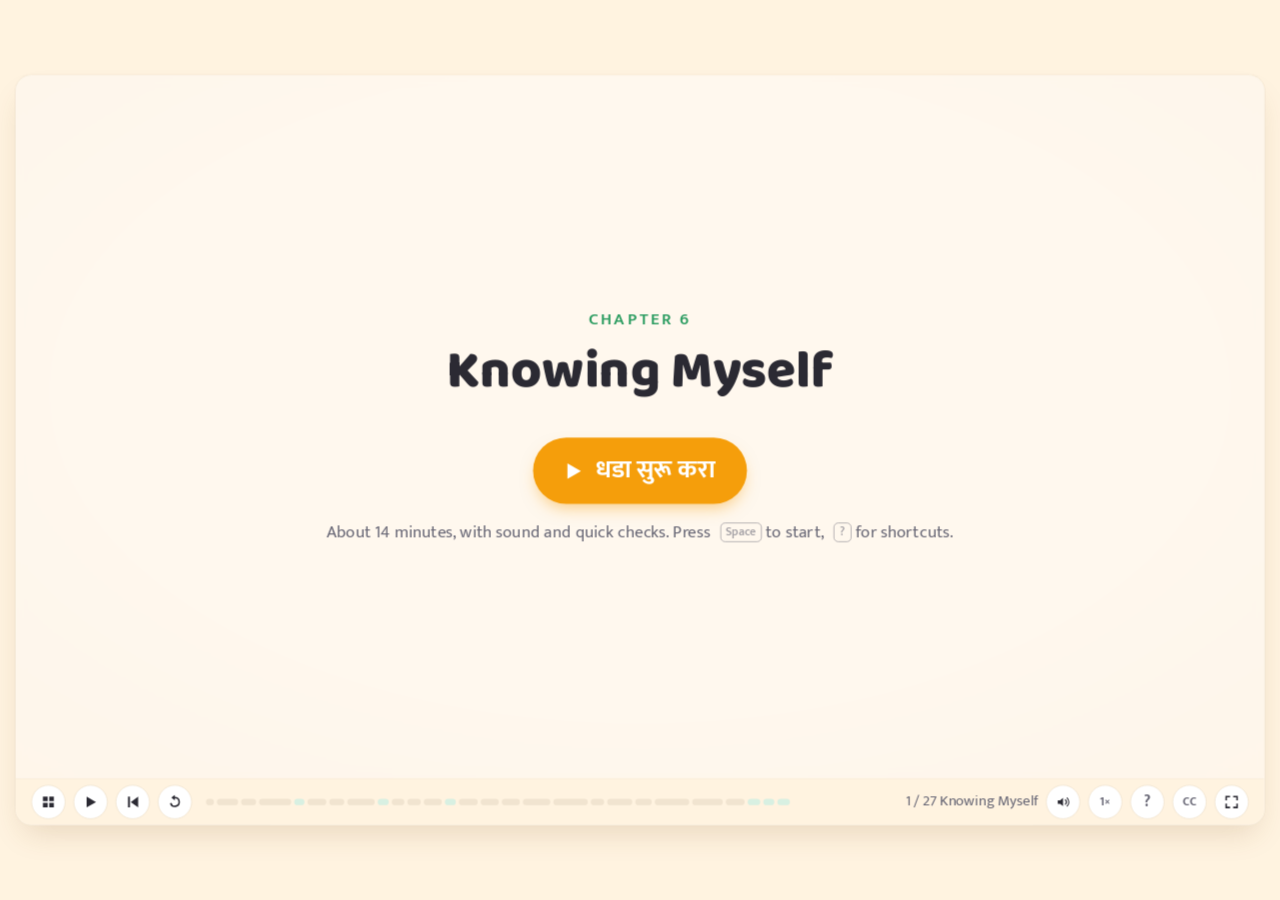
<file: ch06/index.html>
<!doctype html>
<html lang="mr">
<head>
<meta charset="utf-8">
<meta name="viewport" content="width=device-width, initial-scale=1">
<title>६ · Knowing Myself</title>
<link rel="stylesheet" href="../lib/engine.css">
<link rel="expect" href="#bar" blocking="render">
</head>
<body>
<script src="../lib/engine.js"></script>
<script src="audio/mr/timings.js"></script>
<script>
'use strict';
const CHAPTER = { number: 6, title: 'Knowing Myself', minutes: 14, language: 'mr' };

/* ---------- palette roles ---------- */
const CORAL = '#e0524d', SKY = COL.whole, LIVE = COL.leaf, SAFF = COL.int, PLUM = COL.irr, DEAD = COL.stone, BARK = COL.bark;
const CORAL2 = '#fff1f0';   // pale coral card fill
const INK = '#2b2a33';
const GOLD = '#d8a03a';

/* ---------- text helpers (as in ch01 / ch03) ---------- */
const text = (p, str, x, y, t0, { size = 32, fill = COL.chalk, anchor = 'start', weight = 500, font = UI } = {}) => {
  const e = T(p, str, { x, y, size, fill, anchor, weight, font, o: 0 }); show(e, t0); return e;
};
const title = (p, str, t0 = .1, y = 120, fill = CORAL) => text(p, str, 800, y, t0, { size: 54, weight: 800, anchor: 'middle', font: HEAD, fill });
const note = (p, str, x, y, t0, fill = SAFF, size = 36, r = -3) => {
  const g = G(p, { x, y, o: 0, r }); T(g, str, { size, fill, font: SCRIPT, weight: 700, anchor: 'middle' }); show(g, t0); return g;
};
function label(p, str, x, y, t0, color = COL.chalk, size = 26) { return text(p, str, x, y, t0, { size, fill: color, anchor: 'middle', weight: 700 }); }
function bubble(p, str, x, y, t0, { w = 420, color = SAFF, size = 30, font = UI, fill = '#fff', tc = COL.chalk } = {}) {
  const g = G(p, { x, y, o: 0, s: .7 });
  mk('path', { d: `M${-w / 2} -40h${w}a16 16 0 0 1 16 16v56a16 16 0 0 1-16 16h${-w / 2 + 40}l-24 26v-26h${-w / 2 + 8}a16 16 0 0 1-16-16v-56a16 16 0 0 1 16-16z`, fill, stroke: color, 'stroke-width': 3 }, g);
  T(g, str, { y: 12, size, fill: tc, weight: 600, anchor: 'middle', font });
  pop(g, t0); return g;
}
function kcard(p, x, y, w, h, color, { o = 0, s = 1, fill = '#fff' } = {}) {
  const g = G(p, { x, y, o, s });
  mk('rect', { x: 0, y: 0, width: w, height: h, rx: 22, fill, stroke: COL.edge || '#f1e4d0', 'stroke-width': 2 }, g);
  mk('path', { d: `M22 0h-4a18 18 0 0 0-18 18v${h - 36}a18 18 0 0 0 18 18h4z`, fill: color }, g);
  return g;
}
// pill banner centred on (x,y)
function dwBanner(p, str, x, y, t0, { w = 760, color = CORAL, size = 40, fill = '#fff', sub } = {}) {
  const g = G(p, { x, y, o: 0, s: .8 });
  mk('rect', { x: -w / 2, y: -46, width: w, height: sub ? 120 : 92, rx: 46, fill, stroke: color, 'stroke-width': 3 }, g);
  T(g, str, { y: sub ? 2 : 14, size, fill: color, weight: 800, anchor: 'middle', font: HEAD });
  if (sub) T(g, sub, { y: 52, size: 26, fill: COL.dim, weight: 600, anchor: 'middle' });
  pop(g, t0); return g;
}
// word chip (rounded box) centred on (x,y)
function dwChip(p, str, x, y, color, { size = 32, w, h = 64, fill = '#fff', font = HEAD, tc } = {}) {
  const ww = w || Math.max(90, Math.round(str.length * size * .56) + 44);
  const g = G(p, { x, y, o: 0, s: .8 });
  g._rect = mk('rect', { x: -ww / 2, y: -h / 2, width: ww, height: h, rx: 16, fill, stroke: color, 'stroke-width': 3 }, g);
  T(g, str, { y: size * .36, size, fill: tc || color, weight: 800, anchor: 'middle', font });
  g._w = ww; return g;
}
const ground = (p, y = 700, t0 = .1, x0 = 80, x1 = 1520) => { const l = path(p, `M${x0} ${y}H${x1}`, { stroke: COL.soil, 'stroke-width': 6 }, { d: 0 }); draw(l, t0, 1); return l; };
// a stroked arrow from (x0,y0) to (x1,y1), drawn on
function dwArrow(p, x0, y0, x1, y1, t0, color = COL.dim, dur = .5) {
  const a = path(p, `M${x0} ${y0}L${x1} ${y1}`, { stroke: color, 'stroke-width': 5 }, { d: 0 }); draw(a, t0, dur);
  const ang = Math.atan2(y1 - y0, x1 - x0) * 180 / Math.PI;
  const h = mk('path', { d: 'M-16 -12L0 0L-16 12', stroke: color, 'stroke-width': 5, fill: 'none', 'stroke-linecap': 'round', 'stroke-linejoin': 'round' }, p);
  put(h, { x: x1, y: y1, r: ang, o: 0 }); show(h, t0 + dur, .2); return a;
}
// a ✗ cross over a point
function dwCross(p, x, y, t0, color = DEAD, r = 26) {
  const c = path(p, `M${x - r} ${y - r}L${x + r} ${y + r}M${x + r} ${y - r}L${x - r} ${y + r}`, { stroke: color, 'stroke-width': 7 }, { d: 0 }); draw(c, t0, .4); return c;
}
// a round icon badge with an emoji and a caption
function dwRound(p, emoji, cap, x, y, color, { r = 64, size = 50, capSize = 26, fill = '#fff' } = {}) {
  const g = G(p, { x, y, o: 0, s: .7 });
  g._ring = mk('circle', { r, fill, stroke: color, 'stroke-width': 4 }, g);
  T(g, emoji, { y: size * .36, size, anchor: 'middle' });
  if (cap) T(g, cap, { y: r + 36, size: capSize, fill: color, weight: 800, anchor: 'middle', font: HEAD });
  return g;
}
function dwBook(p, x, y, s = 1, color = SAFF) {
  const g = G(p, { x, y, s, o: 0 });
  mk('rect', { x: -40, y: -30, width: 80, height: 60, rx: 6, fill: color, stroke: BARK, 'stroke-width': 3 }, g);
  mk('path', { d: 'M0 -30v60', stroke: BARK, 'stroke-width': 3 }, g);
  mk('path', { d: 'M-30 -14h20M-30 0h20M10 -14h20M10 0h20', stroke: '#fff', 'stroke-width': 3, opacity: .7 }, g);
  return g;
}

/* ---------- drawn people (from ch01), around (0,0) on the baseline ---------- */
function boy(p, x, y, s = 1, shirt = SKY) {
  const g = G(p, { x, y, s, o: 0 });
  mk('rect', { x: -22, y: -120, width: 44, height: 70, rx: 14, fill: shirt }, g);
  mk('rect', { x: -20, y: -52, width: 17, height: 52, rx: 7, fill: '#6b4f3a' }, g); mk('rect', { x: 3, y: -52, width: 17, height: 52, rx: 7, fill: '#6b4f3a' }, g);
  mk('circle', { cx: 0, cy: -146, r: 30, fill: '#f1c7a0' }, g);
  mk('path', { d: 'M-30 -152q4-30 30-30q26 0 30 30q-18-10-30-6q-12-4-30 6z', fill: '#2b2a33' }, g);
  mk('circle', { cx: -10, cy: -148, r: 3.5, fill: COL.chalk }, g); mk('circle', { cx: 10, cy: -148, r: 3.5, fill: COL.chalk }, g);
  g._mouth = mk('path', { d: 'M-9 -134q9 8 18 0', stroke: COL.chalk, 'stroke-width': 2.5, fill: 'none', 'stroke-linecap': 'round' }, g);
  g._arms = mk('path', { d: 'M-22 -108l-18 30M22 -108l18 30', stroke: '#f1c7a0', 'stroke-width': 10, 'stroke-linecap': 'round' }, g);
  return g;
}
// a tiny classmate: head + body, varied hair / shirt; around (0,0) on the baseline
function kmKid(p, x, y, shirt, hair, s = 1) {
  const g = G(p, { x, y, s, o: 0 });
  mk('rect', { x: -16, y: -70, width: 32, height: 46, rx: 10, fill: shirt }, g);
  mk('circle', { cx: 0, cy: -88, r: 19, fill: '#f1c7a0' }, g);
  mk('path', { d: hair === 'long' ? 'M-20 -92q4-22 20-22q16 0 20 22v22h-6v-20q-14-6-28 0v20h-6z' : hair === 'curly' ? 'M-21 -90q0-26 21-26q21 0 21 26q-10-8-21-6q-11-2-21 6z' : 'M-19 -94q3-18 19-18q16 0 19 18q-10-6-19-4q-9-2-19 4z', fill: hair === 'brown' ? '#6b4f3a' : '#2b2a33' }, g);
  mk('circle', { cx: -6, cy: -88, r: 2.2, fill: INK }, g); mk('circle', { cx: 6, cy: -88, r: 2.2, fill: INK }, g);
  mk('path', { d: 'M-5 -80q5 5 10 0', stroke: INK, 'stroke-width': 1.8, fill: 'none', 'stroke-linecap': 'round' }, g);
  return g;
}
// an oval hand mirror: gold frame, pale glass; g._in is a clipped group inside the glass (±70 × ±100)
function kmMirror(p, x, y, s = 1) {
  const g = G(p, { x, y, s, o: 0 });
  mk('ellipse', { rx: 86, ry: 116, fill: GOLD }, g);
  mk('rect', { x: -14, y: 100, width: 28, height: 90, rx: 10, fill: GOLD }, g);
  mk('ellipse', { rx: 70, ry: 100, fill: '#dff1ff' }, g);
  const cid = 'kmclip' + (++kmMirror.n);
  const cp = mk('clipPath', { id: cid }, g); mk('ellipse', { rx: 70, ry: 100 }, cp);
  const wrap = mk('g', { 'clip-path': `url(#${cid})` }, g);
  g._in = G(wrap, {});
  mk('path', { d: 'M-40 -70q10-30 40-40', stroke: '#fff', 'stroke-width': 8, fill: 'none', 'stroke-linecap': 'round', opacity: .8 }, g);
  return g;
}
kmMirror.n = 0;
// a luggage-style name tag centred on (0,0): grey card with a hole and a string
function kmTag(p, str, x, y, color = DEAD, { w = 300, r = -6 } = {}) {
  const g = G(p, { x, y, o: 0, s: .8, r });
  mk('path', { d: `M${-w / 2} -30h${w - 40}l40 30l-40 30h${-(w - 40)}z`, fill: '#f3f4f6', stroke: color, 'stroke-width': 3, 'stroke-linejoin': 'round' }, g);
  mk('circle', { cx: w / 2 - 22, cy: 0, r: 6, fill: '#fff', stroke: color, 'stroke-width': 2 }, g);
  T(g, str, { x: -20, y: 9, size: 24, fill: INK, weight: 700, anchor: 'middle' });
  return g;
}
// a vertical meter: frame + fill from the bottom; g._fill scales with s (use tw(g._fill, {s: q}))
function kmBar(p, x, y, h, color, cap) {
  const g = G(p, { x, y, o: 0 });
  mk('rect', { x: -30, y: -h, width: 60, height: h, rx: 12, fill: '#fff', stroke: color, 'stroke-width': 3 }, g);
  // the fill grows from the bottom by tweening its height and y (a_height / a_y)
  g._fill = mk('rect', { x: -26, y: -4 - (h - 8) * .15, width: 52, height: (h - 8) * .15, rx: 10, fill: color }, g);
  g._h = h - 8;
  if (cap) T(g, cap, { y: 34, size: 24, fill: color, weight: 800, anchor: 'middle', font: HEAD });
  return g;
}
// set the meter to q (0..1) at t0
function kmBarTo(bar, q, t0, dur = .8) { const hh = bar._h * q; tw(bar._fill, { a_height: hh, a_y: -4 - hh }, t0, dur, io); }
// a rubber stamp impression, rotated
function kmStamp(p, str, x, y, color = DEAD) {
  const g = G(p, { x, y, o: 0, s: 1.6, r: -12 });
  mk('rect', { x: -150, y: -40, width: 300, height: 80, rx: 12, fill: 'none', stroke: color, 'stroke-width': 6 }, g);
  T(g, str, { y: 12, size: 34, fill: color, weight: 800, anchor: 'middle', font: HEAD });
  return g;
}
// a ₹100 note lying on the ground
function kmNote(p, x, y, s = 1) {
  const g = G(p, { x, y, s, o: 0, r: -8 });
  mk('rect', { x: -60, y: -28, width: 120, height: 56, rx: 6, fill: '#c7b3e0', stroke: PLUM, 'stroke-width': 2 }, g);
  mk('circle', { cx: -30, cy: 0, r: 14, fill: '#fff', opacity: .8 }, g);
  T(g, '₹100', { x: 18, y: 9, size: 24, fill: PLUM, weight: 800, anchor: 'middle', font: HEAD });
  return g;
}
// a sprout with `n` leaves (0..3) — stage of growth
function kmPlant(p, x, y, stage = 0, s = 1) {
  const g = G(p, { x, y, s, o: 0 });
  mk('path', { d: 'M-60 0q0-30 30-30h60q30 0 30 30z', fill: '#c69c6d' }, g);
  const st = mk('path', { d: `M0 -28v${-20 - stage * 40}`, stroke: LIVE, 'stroke-width': 6, 'stroke-linecap': 'round' }, g);
  for (let i = 0; i < stage; i++) { const yy = -50 - i * 40, dir = i % 2 ? 1 : -1; mk('path', { d: `M0 ${yy}q${dir * 20} -30 ${dir * 44} -14q-20 24-44 14z`, fill: i === stage - 1 ? COL.leaf2 : LIVE }, g); }
  if (stage >= 3) mk('circle', { cx: 0, cy: -180, r: 10, fill: COL.sun }, g);
  return g;
}
// a checkbox row: box + text, left-aligned at x; g._box is the box, g._tick the hidden tick
function kmCheck(p, str, x, y, color = CORAL, { size = 26, tc = COL.chalk } = {}) {
  const g = G(p, { x, y, o: 0 });
  g._box = mk('rect', { x: 0, y: -18, width: 36, height: 36, rx: 8, fill: '#fff', stroke: color, 'stroke-width': 3 }, g);
  g._tick = mk('path', { d: 'M8 0l10 10l14 -20', stroke: color, 'stroke-width': 5, fill: 'none', 'stroke-linecap': 'round', 'stroke-linejoin': 'round' }, g); put(g._tick, { o: 0 });
  T(g, str, { x: 54, y: 9, size, fill: tc, weight: 600 });
  return g;
}
// a profile head (silhouette) with a brain shape inside; g._brain
function kmHead(p, x, y, s = 1, color = CORAL) {
  const g = G(p, { x, y, s, o: 0 });
  mk('path', { d: 'M-20 120v-40q-70-10-80-80q-10-90 70-110q90-10 120 60q20 40-10 90l20 50l-40 10v20z', fill: '#f1c7a0', stroke: BARK, 'stroke-width': 3, 'stroke-linejoin': 'round' }, g);
  g._brain = mk('path', { d: 'M-30 -50q-30 0-30 30q0 30 30 30q10 20 40 10q30 10 40-20q20-30-10-50q-20-20-50-5q-10-5-20 5z', fill: '#ffd1cf', stroke: color, 'stroke-width': 4 }, g);
  mk('path', { d: 'M-20 -30q20 10 10 40M10 -40q10 20 30 20', stroke: color, 'stroke-width': 3, fill: 'none', 'stroke-linecap': 'round' }, g);
  return g;
}
// a magnifying lens around (0,0)
function kmLens(p, x, y, s = 1) {
  const g = G(p, { x, y, s, o: 0 });
  mk('circle', { r: 60, fill: '#fff', 'fill-opacity': .3, stroke: INK, 'stroke-width': 6 }, g);
  mk('path', { d: 'M42 42l40 40', stroke: INK, 'stroke-width': 8, 'stroke-linecap': 'round' }, g);
  return g;
}

/* ---------- beats ---------- */
const BEATS = [
  ['intro', 'Knowing Myself', (m, D) => {
    const p = panel(0);
    const bg = mk('rect', { x: 0, y: 0, width: 1600, height: 900, fill: CORAL2 }, p); put(bg, { o: 0 }); tw(bg, { o: 1 }, 0, 1);
    const g = G(p, { o: 0, y: 24 });
    T(g, 'नवयान · दिवस २ · धडा ६ · Life Skills', { x: 800, y: 250, size: 26, fill: SAFF, weight: 700, anchor: 'middle' });
    T(g, 'Knowing Myself', { x: 800, y: 420, size: 120, fill: CORAL, weight: 800, anchor: 'middle', font: HEAD });
    tw(g, { o: 1, y: 0 }, .3, 1.1, out);
    const mr = kmMirror(p, 250, 420, 1.1); const rb = boy(mr._in, 0, 100, .85); put(rb, { o: 1 }); pop(mr, .6);
    const b = boy(p, 1330, 640, 1.25); show(b, .9, .5);
    ['💭', '❤', '⭐'].forEach((e, i) => { const r = dwRound(p, e, '', 1180 + i * 110, 300 + (i % 2) * -40, CORAL, { r: 40, size: 34 }); pop(r, 1.1 + i * .2); });
    text(p, 'मी स्वतःला किती ओळखतो?', 800, 560, m('sub'), { size: 40, fill: COL.dim, anchor: 'middle', font: SCRIPT, weight: 700 });
  }],

  ['who', 'मी कोण आहे?', (m) => {
    const p = panel(0);
    title(p, 'मी कोण आहे?', .1, 100, CORAL);
    ['Numbers', 'Society'].forEach((s, i) => { const c = dwChip(p, s, 300 + i * 260, 180, [SAFF, SKY][i], { size: 28, h: 54 }); pop(c, .4 + i * 1.4); });
    const q = dwChip(p, 'मी स्वतःला किती ओळखतो?', 1150, 180, CORAL, { size: 30, h: 60, fill: CORAL2 }); pop(q, 3.6);
    ground(p, 760, .2, 80, 820);
    const b = boy(p, 300, 760, 1.2); show(b, .3, .5);
    const mr = kmMirror(p, 580, 560, 1.3); const rb = boy(mr._in, 0, 110, .95); put(rb, { o: 1 }); pop(mr, m('mirror'));
    const look = path(p, 'M340 586q80-30 160-10', { stroke: COL.faint, 'stroke-width': 4, 'stroke-dasharray': '10 10' }, { d: 0 }); draw(look, m('mirror', .4), .5);
    const qs = [['name', 'तुमचं नाव?'], ['village', 'तुमचं गाव?'], ['like', 'तुम्हाला काय आवडतं?'], ['good', 'कशात चांगलं वाटतं?'], ['hard', 'कशात अडचण येते?'], ['fear', 'कशाची भीती वाटते?'], ['dream', 'तुमचं स्वप्न काय आहे?']];
    qs.forEach(([mark, s], i) => {
      const c = dwChip(p, s, 1150, 270 + i * 70, i < 4 ? CORAL : i === 6 ? SAFF : DEAD, { size: 28, h: 56, w: 560, fill: '#fff', tc: COL.chalk }); pop(c, m(mark));
    });
    dwBanner(p, 'हीच सुरुवात आहे— स्वतःला ओळखण्याची.', 800, 840, m('start'), { w: 900, size: 36 });
  }],

  ['meaning', 'Knowing Myself म्हणजे काय?', (m) => {
    const p = panel(0);
    title(p, 'Knowing Myself म्हणजे काय?', .1, 100, CORAL);
    dwBanner(p, 'Knowing Myself = स्वतःला ओळखणे', 800, 200, m('mean'), { w: 800, size: 38 });
    // left: knowing everything — a long ticked list, crossed out
    const c1 = kcard(p, 120, 290, 620, 300, DEAD); tw(c1, { o: 1 }, m('not'), .4);
    T(c1, 'स्वतःबद्दल प्रत्येक गोष्ट माहीत?', { x: 310, y: 56, size: 30, fill: DEAD, weight: 800, anchor: 'middle', font: HEAD });
    for (let i = 0; i < 8; i++) { const r = mk('rect', { x: 60 + (i % 2) * 280, y: 90 + Math.floor(i / 2) * 44, width: 220, height: 20, rx: 10, fill: '#e5e7eb' }, c1); put(r, { o: 0 }); show(r, m('not', .3 + i * .08), .2); }
    dwCross(p, 430, 440, m('not', 1.4), DEAD, 70);
    T(c1, 'असा अर्थ नाही', { x: 310, y: 280, size: 26, fill: DEAD, weight: 700, anchor: 'middle' });
    // right: learning to ask yourself questions
    const c2 = kcard(p, 860, 290, 620, 300, CORAL); tw(c2, { o: 1 }, m('ask'), .4);
    T(c2, 'स्वतःला प्रश्न विचारायला शिकणं', { x: 310, y: 56, size: 30, fill: CORAL, weight: 800, anchor: 'middle', font: HEAD });
    const b = boy(c2, 160, 280, .8); show(b, m('ask', .2), .3);
    const qm = T(c2, '?', { x: 400, y: 210, size: 120, fill: CORAL, weight: 800, anchor: 'middle', font: HEAD, o: 0, s: .5 }); pop(qm, m('ask', .4)); pulse(qm, m('ask', 1), 1.15);
    [['q1', 'मला काय आवडतं?'], ['q2', 'मला काय जमतं?'], ['q3', 'मला कुठे सुधारायचं आहे?']].forEach(([mark, s], i) => {
      const c = dwChip(p, s, 320 + i * 480, 680, CORAL, { size: 32, h: 70, w: 440, fill: CORAL2 }); pop(c, m(mark));
    });
    note(p, 'तीन प्रश्न— प्रत्येक दिवशी विचारता येतात', 800, 790, m('q3', 1.4), SAFF, 30, 0);
  }],

  ['different', 'प्रत्येक व्यक्ती वेगळी असते', (m) => {
    const p = panel(0);
    title(p, 'प्रत्येक व्यक्ती वेगळी असते', .1, 100, CORAL);
    // the classroom: 30 kids in 5 rows of 6
    const room = G(p, { o: 0 });
    mk('rect', { x: 80, y: 160, width: 920, height: 560, rx: 16, fill: '#fffaf2', stroke: BARK, 'stroke-width': 4 }, room);
    mk('rect', { x: 320, y: 180, width: 440, height: 70, rx: 8, fill: '#1f3b2f', stroke: BARK, 'stroke-width': 4 }, room);
    T(room, 'वर्ग · ३० विद्यार्थी', { x: 540, y: 226, size: 28, fill: '#fff', weight: 800, anchor: 'middle', font: HEAD });
    show(room, .4, .4);
    const shirts = [SKY, CORAL, SAFF, LIVE, PLUM, '#f472b6', '#14b8a6', '#fb923c'], hairs = ['short', 'long', 'curly', 'brown'];
    const kids = [];
    for (let i = 0; i < 30; i++) {
      const r = Math.floor(i / 6), c = i % 6;
      const k = kmKid(p, 190 + c * 140, 370 + r * 80, shirts[(i * 5 + r) % 8], hairs[(i * 3 + r) % 4], .75); kids.push(k); show(k, m('class', .3 + i * .04), .25);
    }
    [2, 9, 15, 20, 27].forEach((i, j) => pulse(kids[i], m('look', j * .3), 1.25));
    // what each one likes: a bubble over a chosen kid
    [['draw', 1, '🎨 drawing'], ['cricket', 10, '🏏 cricket'], ['maths', 16, '➗ Maths'], ['read', 21, '📖 गोष्टी'], ['talk', 25, '💬 बोलणं'], ['quiet', 5, '🤔 विचार']].forEach(([mark, i, s]) => {
      const k = kids[i], x = 190 + (i % 6) * 140, y = 370 + Math.floor(i / 6) * 80;
      bubble(p, s, x, y - 110, m(mark), { w: 170, color: CORAL, size: 24, font: HEAD }); pulse(k, m(mark, .2), 1.3);
    });
    dwBanner(p, 'प्रत्येकाची स्वतःची एक वेगळी रचना', 540, 790, m('own'), { w: 760, size: 34 });
    // and you? — interests column on the right
    const yc = kcard(p, 1060, 160, 460, 640, CORAL); tw(yc, { o: 1 }, m('you'), .4);
    T(yc, 'आणि तुम्ही?', { x: 230, y: 56, size: 34, fill: CORAL, weight: 800, anchor: 'middle', font: HEAD });
    T(yc, 'मोकळ्या वेळेत काय आवडतं?', { x: 230, y: 94, size: 24, fill: COL.dim, weight: 700, anchor: 'middle' });
    [['🎨', 'Drawing?'], ['⚽', 'खेळ?'], ['📚', 'Reading?'], ['🎵', 'Music?'], ['🌱', 'झाडांची काळजी?']].forEach(([e, s], i) => {
      const g = G(yc, { x: 60, y: 150 + i * 86, o: 0, s: .8 });
      mk('circle', { cx: 30, cy: 0, r: 30, fill: CORAL2, stroke: CORAL, 'stroke-width': 3 }, g); T(g, e, { x: 30, y: 11, size: 30, anchor: 'middle' });
      T(g, s, { x: 84, y: 10, size: 28, fill: COL.chalk, weight: 700 });
      pop(g, m('you', 2.6 + i * .9));
    });
    note(p, 'आज आवडींची छोटी यादी करा', 1290, 600 + 170, m('list'), SAFF, 28, -3);
  }],

  ['q1', 'छोटी तपासणी', () => { panel(0); }, { ask: done => quiz({ x: 300, y: 180, w: 1000, cls: 'side', maxH: 540 }, [{
    id: 'c-meaning', prompt: ['Knowing Myself म्हणजे काय?'],
    build: choice([
      ['स्वतःबद्दल प्रत्येक गोष्ट माहीत असणं.'],
      ['स्वतःला प्रश्न विचारायला शिकणं— मला काय आवडतं? काय जमतं? कुठे सुधारायचं?'],
      ['फक्त स्वतःचं नाव आणि गाव माहीत असणं.'],
      ['इतरांपेक्षा चांगलं असणं.'],
    ], 1, 'बरोबर! Knowing Myself म्हणजे स्वतःला प्रश्न विचारायला शिकणं. हीच सुरुवात.', [
      'पुस्तक म्हणतं— याचा अर्थ प्रत्येक गोष्ट माहीत असणं नाही. तर प्रश्न विचारायला शिकणं.',
      null,
      'नाव आणि गाव ही सुरुवात आहे. पण आवड, ताकद, भीती, स्वप्न— हेही स्वतःला ओळखणं.',
      'तुलना नाही. स्वतःला ओळखणं म्हणजे स्वतःकडे पाहणं, इतरांकडे नाही.',
    ]),
  }], done, 'छोटी तपासणी') }],

  ['ability', 'Interest आणि Ability एकच नाही', (m) => {
    const p = panel(0);
    title(p, 'Interest आणि Ability एकच नाही', .1, 100, CORAL);
    // left: interest — the boy loves cricket (a heart)
    const c1 = kcard(p, 120, 170, 560, 400, CORAL); tw(c1, { o: 1 }, .5, .4);
    T(c1, 'Interest — आवड', { x: 280, y: 56, size: 34, fill: CORAL, weight: 800, anchor: 'middle', font: HEAD });
    const b = boy(c1, 180, 370, 1); show(b, m('like', .2), .3);
    const bat = mk('path', { d: 'M230 300l40 -70', stroke: BARK, 'stroke-width': 14, 'stroke-linecap': 'round' }, c1); put(bat, { o: 0 }); show(bat, m('like', .3));
    const ht = G(c1, { x: 400, y: 200, o: 0, s: .5 }); mk('path', { d: 'M0 40q-70-50-70-90a35 35 0 0 1 70-20a35 35 0 0 1 70 20q0 40-70 90z', fill: CORAL }, ht); T(ht, 'cricket', { y: 84, size: 26, fill: CORAL, weight: 800, anchor: 'middle', font: HEAD });
    pop(ht, m('like', .5)); pulse(ht, m('like', 1.2), 1.2);
    // right: ability — a meter, low at first
    const c2 = kcard(p, 920, 170, 560, 400, SKY); tw(c2, { o: 1 }, m('like', .9), .4);
    T(c2, 'Ability — क्षमता', { x: 280, y: 56, size: 34, fill: SKY, weight: 800, anchor: 'middle', font: HEAD });
    const bar = kmBar(c2, 420, 350, 240, SKY, 'आज'); show(bar, m('like', 1.1), .3);
    const lo = T(c2, 'लगेच चांगली जमेलच असं नाही', { x: 200, y: 200, size: 24, fill: COL.dim, weight: 700, anchor: 'middle', o: 0 }); show(lo, m('like', 1.6));
    const nv = T(c2, 'आज जमत नाही ≠ कधीच नाही', { x: 200, y: 250, size: 24, fill: SKY, weight: 800, anchor: 'middle', o: 0 }); show(nv, m('today', .6));
    // practice: ticks appear and the meter climbs
    [0, 1, 2, 3, 4].forEach(i => { const t = T(c2, '✓ practice', { x: 70 + (i % 2) * 150, y: 300 + Math.floor(i / 2) * 34, size: 22, fill: LIVE, weight: 800, font: HEAD, o: 0 }); show(t, m('practice', .3 + i * .25)); });
    kmBarTo(bar, .85, m('practice', .6), 1.8);
    const up = T(c2, 'ability ↑', { x: 420, y: 90, size: 26, fill: LIVE, weight: 800, anchor: 'middle', font: HEAD, o: 0 }); show(up, m('practice', 1.8));
    // the two sentences
    const nb = bubble(p, '“मला जमत नाही.”', 400, 700, m('not'), { w: 420, color: DEAD, size: 32, tc: DEAD });
    const yb = G(p, { x: 1200, y: 700, o: 0, s: .7 });
    mk('path', { d: 'M-260 -40h520a16 16 0 0 1 16 16v56a16 16 0 0 1-16 16h-220l-24 26v-26h-252a16 16 0 0 1-16-16v-56a16 16 0 0 1 16-16z', fill: CORAL2, stroke: CORAL, 'stroke-width': 3 }, yb);
    T(yb, '“मला', { x: -150, y: 12, size: 32, fill: COL.chalk, weight: 600, anchor: 'start' });
    const aj = T(yb, 'अजून', { x: -10, y: 14, size: 40, fill: CORAL, weight: 800, anchor: 'middle', font: HEAD });
    T(yb, 'जमत नाही.”', { x: 50, y: 12, size: 32, fill: COL.chalk, weight: 600, anchor: 'start' });
    pop(yb, m('yet')); pulse(aj, m('yet', 2.4), 1.3);
    dwArrow(p, 640, 700, 900, 700, m('yet', -.2), CORAL, .4);
    note(p, 'हा छोटासा फरक खूप मोठा असतो', 800, 830, m('big'), SAFF, 34, 0);
  }],

  ['strength', 'Strength — माझी ताकद', (m) => {
    const p = panel(0);
    title(p, 'Strength — माझी ताकद', .1, 100, CORAL);
    const arm = dwRound(p, '💪', 'प्रत्येकाकडे काही ना काही', 300, 330, CORAL, { r: 90, size: 80, capSize: 26 }); pop(arm, .5);
    [['s1', '👂', 'कोणी चांगलं ऐकतो.'], ['s2', '🧘', 'कोणी शांतपणे काम करतो.'], ['s3', '⚡', 'कोणी पटकन शिकतो.'], ['s4', '🤝', 'कोणी इतरांना मदत करतो.'], ['s5', '🙋', 'कोणी प्रश्न विचारायला घाबरत नाही.']].forEach(([mark, e, s], i) => {
      const g = kcard(p, 580, 170 + i * 96, 900, 80, CORAL, { fill: i % 2 ? '#fff' : CORAL2 }); tw(g, { o: 1, x: 580 }, m(mark), .4); put(g, { x: 620 });
      T(g, e, { x: 60, y: 52, size: 36, anchor: 'middle' });
      T(g, s, { x: 110, y: 52, size: 30, fill: COL.chalk, weight: 700 });
    });
    // marks sheet — strength is not only there
    const sh = G(p, { x: 300, y: 640, o: 0, s: .8 });
    mk('rect', { x: -90, y: -110, width: 180, height: 220, rx: 8, fill: '#fff', stroke: DEAD, 'stroke-width': 3 }, sh);
    T(sh, 'Marks', { y: -70, size: 24, fill: DEAD, weight: 800, anchor: 'middle', font: HEAD });
    [0, 1, 2, 3].forEach(i => { mk('rect', { x: -70, y: -46 + i * 30, width: 90, height: 10, rx: 5, fill: '#e5e7eb' }, sh); T(sh, ['72', '58', '81', '66'][i], { x: 60, y: -36 + i * 30, size: 20, fill: DEAD, weight: 700, anchor: 'middle' }); });
    pop(sh, m('marks'));
    const arrow = dwArrow(p, 410, 640, 560, 640, m('marks', .6), CORAL, .4);
    text(p, 'फक्त इथे नाही →', 410, 610, m('marks', .3), { size: 24, fill: DEAD, anchor: 'start', weight: 700 });
    dwBanner(p, 'तुमची ताकद फक्त marks मध्ये नसते.', 1030, 760, m('marks', .9), { w: 760, size: 36 });
  }],

  ['weakness', 'Weakness म्हणजे काय?', (m) => {
    const p = panel(0);
    title(p, 'Weakness म्हणजे काय?', .1, 100, CORAL);
    text(p, 'काही गोष्टी आपल्याला कठीण जातात. कदाचित—', 420, 170, .5, { size: 28, fill: COL.dim, anchor: 'middle', weight: 700 });
    const rows = [['w1', 'लवकर राग येतो.'], ['w2', 'काम पुढे ढकलतो.'], ['w3', 'लोकांसमोर बोलायला भीती वाटते.'], ['w4', 'अभ्यासात लक्ष लागत नाही.'], ['w5', 'चूक झाली की निराश होतो.']].map(([mark, s], i) => {
      const c = dwChip(p, s, 420, 230 + i * 62, DEAD, { size: 26, h: 50, w: 600, fill: '#f3f4f6', tc: COL.chalk }); pop(c, m(mark)); return c;
    });
    // they are "things to improve": chips turn coral
    rows.forEach((c, i) => { tw(c._rect, { c_stroke: CORAL, c_fill: CORAL2 }, m('improve', .2 + i * .12), .4); });
    const wr = dwRound(p, '🔧', 'सुधारण्याच्या गोष्टी', 900, 300, CORAL, { r: 70, size: 60, capSize: 26 }); pop(wr, m('improve'));
    // a permanent stamp? no — it can be improved
    const st = kmStamp(p, 'कायमचा शिक्का', 1300, 270, DEAD); tw(st, { o: 1, s: 1 }, m('stamp'), .35, back);
    dwCross(p, 1300, 270, m('stamp', 1.2), CORAL, 60);
    const fx1 = dwChip(p, 'ती सुधारता येते ✓', 1300, 420, LIVE, { size: 30, h: 64, w: 360, fill: '#e9f8ee' }); pop(fx1, m('fix'));
    // two lists for the notebook
    const nb = kcard(p, 120, 560, 1360, 300, CORAL); tw(nb, { o: 1 }, m('honest'), .4);
    T(nb, 'माझ्या ताकदी', { x: 60, y: 54, size: 30, fill: CORAL, weight: 800, font: HEAD });
    T(nb, 'मला सुधारायच्या गोष्टी', { x: 720, y: 54, size: 30, fill: SKY, weight: 800, font: HEAD });
    for (let i = 0; i < 3; i++) { [60, 720].forEach((x, j) => { const l = path(nb, `M${x} ${100 + i * 46}H${x + 580}`, { stroke: j ? '#bfdbfe' : '#fecaca', 'stroke-width': 3 }, { d: 0 }); draw(l, m('honest', .4 + i * .15 + j * .08), .3); }); }
    const hn = note(p, 'स्वतःशी प्रामाणिक रहा. इथे योग्य किंवा चुकीचं उत्तर नाही.', 800, 830, m('honest', 5.6), SAFF, 30, 0);
  }],

  ['q2', 'छोटी तपासणी', () => { panel(0); }, { ask: done => quiz({ x: 300, y: 180, w: 1000, cls: 'side', maxH: 540 }, [{
    id: 'c-yet', prompt: ['“मला जमत नाही.” याऐवजी काय म्हणावं?'],
    build: choice([
      ['“मला कधीच जमणार नाही.”'],
      ['“मला सगळं जमतं.”'],
      ['“मला अजून जमत नाही.”'],
      ['“मला ते आवडत नाही.”'],
    ], 2, 'बरोबर! “अजून” हा छोटासा शब्द— practice मुळे ability वाढू शकते, हे सांगतो.', [
      'आज जमत नाही म्हणजे कधीच जमणार नाही असं नाही. Practice मुळे ability वाढते.',
      'स्वतःशी प्रामाणिक रहा. सगळं जमतं असं नाही— पण शिकता येतं.',
      null,
      'आवड आणि क्षमता वेगळ्या. प्रश्न जमण्याचा आहे— “अजून” जमत नाही.',
    ]),
  }], done, 'छोटी तपासणी') }],

  ['aware', 'Self-Awareness — स्वतःची जाणीव', (m) => {
    const p = panel(0);
    title(p, 'Self-Awareness — स्वतःची जाणीव', .1, 100, CORAL);
    const hd = kmHead(p, 560, 440, 1.3); show(hd, .3, .5);
    const orbit = [['think', '💭', 'विचार', 300, 260], ['feel', '❤', 'भावना', 300, 560], ['habit', '🔁', 'सवयी', 900, 260], ['strong', '💪', 'ताकद', 900, 560]];
    orbit.forEach(([mark, e, cap, x, y]) => {
      const r = dwRound(p, e, cap, x, y, CORAL, { r: 60, size: 48, capSize: 26 }); pop(r, m(mark));
      const ln = path(p, `M${x < 560 ? x + 60 : x - 60} ${y}L${560 + (x < 560 ? -40 : 40)} ${440 + (y < 440 ? -40 : 30)}`, { stroke: CORAL, 'stroke-width': 4, 'stroke-dasharray': '10 8' }, { d: 0 }); draw(ln, m(mark, .3), .4);
      pulse(hd._brain, m(mark, .5), 1.12);
    });
    dwBanner(p, 'Self-Awareness', 1250, 360, m('name'), { w: 500, size: 44, sub: 'स्वतःची जाणीव' });
    const ls = dwChip(p, 'एक मोठी Life Skill', 1250, 520, LIVE, { size: 32, h: 70, w: 420, fill: '#e9f8ee' }); pop(ls, m('skill'));
    note(p, 'विचार · भावना · सवयी · ताकद — यांची जाणीव', 800, 790, m('skill', 1.2), SAFF, 30, 0);
  }],

  ['feelings', 'आपल्या भावना ओळखणे', (m) => {
    const p = panel(0);
    title(p, 'आपल्या भावना ओळखणे', .1, 100, CORAL);
    const faces = [['joy', '😄', 'आनंद'], ['anger', '😠', 'राग'], ['fear', '😨', 'भीती'], ['sad', '😢', 'दुःख'], ['nice', '🤩', 'छान वाटतं']];
    S.faces = faces.map(([mark, e, cap], i) => {
      const r = dwRound(p, e, cap, 200 + i * 300, 400, CORAL, { r: 90, size: 96, capSize: 30 }); pop(r, m(mark)); pulse(r, m(mark, .5), 1.1); return r;
    });
    dwBanner(p, 'या सगळ्या भावना आहेत.', 800, 680, m('all'), { w: 760, size: 40, sub: 'त्यांना ओळखणं महत्त्वाचं.' });
  }],

  ['orders', 'भावना म्हणजे आदेश नाहीत', (m) => {
    const p = panel(0);
    title(p, 'भावना म्हणजे आदेश नाहीत', .1, 100, CORAL);
    const row = (y, markQ, markA, e, q, a, strong) => {
      const f = dwRound(p, e, '', 170, y, CORAL, { r: 46, size: 48 }); pop(f, m(markQ));
      dwArrow(p, 230, y, 300, y, m(markQ, .2), COL.dim, .3);
      const qc = dwChip(p, q, 560, y, DEAD, { size: 28, h: 60, w: 480, fill: '#f3f4f6', tc: COL.chalk }); pop(qc, m(markQ, .4));
      dwCross(p, 860, y, m(markA), CORAL, strong ? 22 : 16);
      const ac = dwChip(p, a, 1070, y, CORAL, { size: 30, h: 60, w: 300, fill: CORAL2 }); pop(ac, m(markA, .2));
    };
    row(200, 'shout', 'no1', '😠', 'लगेच ओरडायचं?', 'नाही.', true);
    row(300, 'run', 'no2', '😨', 'लगेच पळायचं?', 'नेहमीच नाही.', false);
    row(400, 'thought', 'no3', '💭', 'विचार आला = खरा?', 'नाही.', true);
    // the three steps
    const steps = [['stop', '✋', 'थांबा'], ['think', '🤔', 'विचार करा'], ['act', '✅', 'मग कृती']];
    steps.forEach(([mark, e, cap], i) => {
      const x = 400 + i * 400;
      const r = dwRound(p, e, cap, x, 600, LIVE, { r: 64, size: 56, capSize: 28 }); pop(r, m(mark));
      if (i) dwArrow(p, x - 320, 600, x - 80, 600, m(mark, -.2), LIVE, .4);
    });
    dwBanner(p, 'हीच emotional control ची सुरुवात आहे.', 800, 810, m('ec'), { w: 900, size: 36 });
  }],

  ['q3', 'छोटी तपासणी', () => { panel(0); }, { ask: done => quiz({ x: 300, y: 180, w: 1000, cls: 'side', maxH: 540 }, [{
    id: 'c-anger', prompt: ['राग आला, तर काय करावं?'],
    build: choice([
      ['लगेच ओरडायचं— राग आला म्हणजे आदेशच.'],
      ['थांबायचं, विचार करायचा, आणि मग कृती करायची.'],
      ['राग ही वाईट भावना आहे, ती कधीच येऊ द्यायची नाही.'],
      ['लगेच तिथून पळून जायचं.'],
    ], 1, 'बरोबर! भावना म्हणजे आदेश नाहीत. थांबा → विचार करा → कृती. हीच emotional control ची सुरुवात.', [
      'भावना म्हणजे आदेश नाहीत. राग आला म्हणजे लगेच ओरडायचं? नाही.',
      null,
      'राग ही एक भावना आहे; ती ओळखणं महत्त्वाचं. प्रश्न आहे— तिच्यावर लगेच कृती करायची का?',
      'भीती वाटली म्हणजे लगेच पळायचं? नेहमीच नाही. आधी थांबा, विचार करा.',
    ]),
  }], done, 'छोटी तपासणी') }],

  ['habits', 'माझ्या सवयी', (m) => {
    const p = panel(0);
    title(p, 'माझ्या सवयी', .1, 100, CORAL);
    const big = dwChip(p, 'मोठे निर्णय', 300, 200, DEAD, { size: 34, h: 80, w: 360, fill: '#f3f4f6' }); pop(big, .5);
    text(p, 'फक्त यांनीच आयुष्य बनत नाही', 300, 268, m('big', .5), { size: 24, fill: DEAD, anchor: 'middle', weight: 700 });
    text(p, 'छोट्या सवयीही महत्त्वाच्या', 300, 330, m('small'), { size: 30, fill: CORAL, anchor: 'middle', weight: 800, font: HEAD });
    [['h1', '⏰', 'वेळेवर उठणं'], ['h2', '📚', 'पुस्तक जागेवर ठेवणं'], ['h3', '📖', 'दररोज थोडं वाचणं'], ['h4', '✅', 'काम पूर्ण करणं'], ['h5', '👂', 'इतरांचं ऐकणं'], ['h6', '📵', 'मोबाईलला मर्यादा']].forEach(([mark, e, s], i) => {
      const g = G(p, { x: 90 + (i % 2) * 300, y: 400 + Math.floor(i / 2) * 80, o: 0, s: .8 });
      mk('rect', { x: 0, y: -30, width: 280, height: 60, rx: 14, fill: CORAL2, stroke: CORAL, 'stroke-width': 3 }, g);
      T(g, e, { x: 34, y: 11, size: 30, anchor: 'middle' }); T(g, s, { x: 66, y: 9, size: 23, fill: COL.chalk, weight: 700 });
      pop(g, m(mark));
    });
    // a month of small ticks, and a plant that grows
    const cal = kcard(p, 760, 180, 440, 400, LIVE); tw(cal, { o: 1 }, m('daily'), .4);
    T(cal, 'रोज एक छोटी सवय', { x: 220, y: 50, size: 28, fill: LIVE, weight: 800, anchor: 'middle', font: HEAD });
    for (let i = 0; i < 28; i++) {
      const x = 50 + (i % 7) * 52, y = 90 + Math.floor(i / 7) * 60;
      mk('rect', { x, y, width: 44, height: 48, rx: 8, fill: '#f8fafc', stroke: '#e5e7eb', 'stroke-width': 2 }, cal);
      const tk = T(cal, '✓', { x: x + 22, y: y + 34, size: 28, fill: LIVE, weight: 800, anchor: 'middle', o: 0 }); show(tk, m('daily', .6 + i * .07), .1);
    }
    const months = ['महिना १', 'महिना २', 'महिना ३'];
    months.forEach((s, i) => {
      const pl = kmPlant(p, 1300, 560, i + 1, 1); show(pl, m('months', i * .9), .3); if (i < 2) hide(pl, m('months', (i + 1) * .9), .2);
      const t = T(p, s, { x: 1300, y: 620, size: 24, fill: LIVE, weight: 800, anchor: 'middle', font: HEAD, o: 0 }); show(t, m('months', i * .9)); if (i < 2) hide(t, m('months', (i + 1) * .9), .1);
    });
    const seed = kmPlant(p, 1300, 560, 0, 1); show(seed, m('daily'), .3); hide(seed, m('months'), .2);
    dwBanner(p, 'काही महिन्यांनी मोठा बदल', 1000, 700, m('months', 2.4), { w: 640, size: 36 });
    note(p, 'छोटी सवय × रोज = मोठा बदल', 800, 830, m('months', 3.2), SAFF, 32, 0);
  }],

  ['selftalk', 'आपण स्वतःशी कसे बोलतो?', (m) => {
    const p = panel(0);
    title(p, 'आपण स्वतःशी कसे बोलतो?', .1, 100, CORAL);
    ground(p, 760, .2, 600, 1000);
    const b = boy(p, 800, 760, 1.3); show(b, .3, .5);
    text(p, 'कधी आपण स्वतःशीच म्हणतो—', 330, 190, m('some'), { size: 26, fill: DEAD, anchor: 'middle', weight: 700 });
    const neg = [['n1', '“मी काहीच करू शकत नाही.”'], ['n2', '“मी इतरांपेक्षा कमी आहे.”'], ['n3', '“माझ्याकडून होणार नाही.”']].map(([mark, s], i) => {
      const bb = bubble(p, s, 330, 280 + i * 130, m(mark), { w: 460, color: DEAD, size: 28, tc: DEAD, fill: '#f3f4f6' }); return bb;
    });
    put(b._mouth, { o: 1 });
    const sad = mk('path', { d: 'M-9 -130q9 -8 18 0', stroke: COL.chalk, 'stroke-width': 2.5, fill: 'none', 'stroke-linecap': 'round' }, b); put(sad, { o: 0 });
    show(sad, m('n1'), .2); tw(b._mouth, { o: 0 }, m('n1'), .2);
    const hand = dwRound(p, '✋', 'थांबा.', 800, 330, CORAL, { r: 70, size: 64, capSize: 32 }); pop(hand, m('stop')); pulse(hand, m('stop', .4), 1.15);
    neg.forEach((bb, i) => tw(bb, { o: .3, s: .9 }, m('instead', i * .1), .4));
    text(p, 'त्याऐवजी प्रयत्न करा—', 1270, 190, m('instead'), { size: 26, fill: LIVE, anchor: 'middle', weight: 700 });
    [['p1', '“मी शिकू शकतो.”'], ['p2', '“मी प्रयत्न करू शकतो.”'], ['p3', '“माझ्यात सुधारण्याची क्षमता आहे.”']].forEach(([mark, s], i) => {
      bubble(p, s, 1270, 280 + i * 130, m(mark), { w: 500, color: LIVE, size: 28, fill: '#e9f8ee' });
    });
    hide(sad, m('p1'), .2); tw(b._mouth, { o: 1 }, m('p1'), .2); tw(hand, { o: 0, s: .6 }, m('p1'), .4);
    dwBanner(p, 'स्वतःशी बोलण्याची पद्धतही प्रवासाचा भाग', 800, 840, m('way'), { w: 900, size: 34 });
  }],

  ['compare', 'तुलना करणे', (m) => {
    const p = panel(0);
    title(p, 'तुलना करणे', .1, 100, CORAL);
    ground(p, 560, .2, 100, 1500);
    const fr = boy(p, 300, 560, 1.1, SAFF); show(fr, m('friend'), .4); label(p, 'मित्र', 300, 606, m('friend', .2), SAFF, 26);
    const fm = kmBar(p, 430, 556, 260, SAFF, 'Maths'); show(fm, m('friend', .3), .3); kmBarTo(fm, .9, m('friend', .6), .8);
    const fd = kmBar(p, 530, 556, 260, SAFF, 'Drawing'); show(fd, m('friend', .4), .3); kmBarTo(fd, .35, m('friend', .8), .8);
    const yo = boy(p, 1300, 560, 1.1, SKY); show(yo, m('you'), .4); label(p, 'तुम्ही', 1300, 606, m('you', .2), SKY, 26);
    const ym = kmBar(p, 1070, 556, 260, SKY, 'Maths'); show(ym, m('you', .3), .3); kmBarTo(ym, .4, m('you', .6), .8);
    const yd = kmBar(p, 1170, 556, 260, SKY, 'Drawing'); show(yd, m('you', .4), .3); kmBarTo(yd, .9, m('you', .8), .8);
    const who = dwChip(p, 'मग कोण चांगला?', 800, 300, DEAD, { size: 34, h: 76, w: 420, fill: '#f3f4f6', tc: COL.chalk }); pop(who, m('who'));
    dwCross(p, 800, 300, m('wrong'), CORAL, 44);
    text(p, 'हा प्रश्नच चुकीचा आहे. प्रत्येकाचा प्रवास वेगळा.', 800, 400, m('wrong', .6), { size: 26, fill: COL.dim, anchor: 'middle', weight: 700 });
    dwBanner(p, 'Compare less. Improve more.', 800, 680, m('less'), { w: 760, size: 44 });
    // yesterday-me → today-me
    const y1 = boy(p, 560, 860, .7, SKY); show(y1, m('yesterday'), .3); label(p, 'कालचा मी', 560, 880, m('yesterday', .1), COL.dim, 22);
    dwArrow(p, 640, 800, 900, 800, m('yesterday', .5), LIVE, .5);
    const y2 = boy(p, 1000, 860, .8, SKY); show(y2, m('yesterday', 1), .3); label(p, 'आजचा मी — थोडा चांगला', 1060, 880, m('yesterday', 1.2), LIVE, 22);
    const sp = T(p, '✦', { x: 1110, y: 775, size: 40, fill: SAFF, o: 0 }); show(sp, m('yesterday', 1.4)); pulse(sp, m('yesterday', 1.6), 1.4);
  }],

  ['values', 'माझी Values — माझी मूल्ये', (m) => {
    const p = panel(0);
    title(p, 'माझी Values — माझी मूल्ये', .1, 100, CORAL);
    text(p, 'तुमच्यासाठी कोणत्या गोष्टी महत्त्वाच्या आहेत?', 800, 165, .5, { size: 28, fill: COL.dim, anchor: 'middle', weight: 700 });
    [['v1', 'प्रामाणिकपणा'], ['v2', 'कुटुंब'], ['v3', 'मैत्री'], ['v4', 'मेहनत'], ['v5', 'दयाळूपणा'], ['v6', 'जबाबदारी'], ['v7', 'धैर्य']].forEach(([mark, s], i) => {
      const c = dwChip(p, s + '?', 200 + i * 200, 240, CORAL, { size: 28, h: 60, fill: CORAL2 }); pop(c, m(mark));
    });
    text(p, 'तुमची Values तुमच्या निर्णयांवर परिणाम करतात.', 800, 330, m('effect'), { size: 28, fill: CORAL, anchor: 'middle', weight: 800, font: HEAD });
    // the road: ₹100 on the ground, nobody around
    const road = G(p, { o: 0 });
    mk('rect', { x: 100, y: 600, width: 900, height: 80, rx: 10, fill: '#4b5563' }, road);
    mk('path', { d: 'M120 640H980', stroke: '#fde68a', 'stroke-width': 4, 'stroke-dasharray': '30 24' }, road);
    show(road, m('road'), .4);
    const b = boy(p, 300, 600, 1.1); show(b, m('road', .2), .3);
    const nt = kmNote(p, 520, 596, 1); pop(nt, m('road', .6)); pulse(nt, m('road', 1.2), 1.2);
    const em = T(p, 'आजूबाजूला कोणी नाही…', { x: 760, y: 560, size: 26, fill: DEAD, weight: 700, anchor: 'middle', font: SCRIPT, o: 0 }); show(em, m('nobody'));
    bubble(p, 'तुम्ही काय कराल?', 560, 440, m('do'), { w: 360, color: CORAL, size: 30 });
    dwBanner(p, 'माझे Decisions माझ्याबद्दल सांगतात', 1280, 520, m('tells'), { w: 580, size: 28 });
    const sm = kcard(p, 1060, 600, 460, 200, SAFF, { fill: '#fffbeb' }); tw(sm, { o: 1 }, m('small'), .4);
    T(sm, 'Life Skills म्हणजे', { x: 230, y: 54, size: 26, fill: COL.dim, weight: 700, anchor: 'middle' });
    T(sm, 'नेहमी मोठ्या समस्या नाही—', { x: 230, y: 94, size: 26, fill: COL.chalk, weight: 700, anchor: 'middle' });
    T(sm, 'कधी कधी योग्य छोटा निर्णय.', { x: 230, y: 150, size: 30, fill: SAFF, weight: 800, anchor: 'middle', font: HEAD });
  }],

  ['fears', 'माझी भीती · माझी स्वप्नं', (m) => {
    const p = panel(0);
    title(p, 'माझी भीती', .1, 100, CORAL);
    const fc = kcard(p, 100, 160, 640, 560, DEAD, { fill: '#f8fafc' }); tw(fc, { o: 1 }, .5, .4);
    T(fc, '🔒 फक्त माझ्यासाठी', { x: 320, y: 54, size: 28, fill: DEAD, weight: 800, anchor: 'middle', font: HEAD });
    T(fc, 'प्रत्येकाला कशाची ना कशाची भीती वाटू शकते.', { x: 320, y: 92, size: 22, fill: COL.dim, weight: 700, anchor: 'middle' });
    [['f1', '📝', 'परीक्षा'], ['f2', '🎤', 'लोकांसमोर बोलणं'], ['f3', '❌', 'चूक होणं'], ['f4', '📉', 'अपयश'], ['f5', '🚪', 'एकटं राहणं']].forEach(([mark, e, s], i) => {
      const g = G(fc, { x: 60, y: 150 + i * 54, o: 0, s: .8 });
      T(g, e, { x: 20, y: 11, size: 30, anchor: 'middle' }); T(g, s, { x: 60, y: 10, size: 28, fill: COL.chalk, weight: 700 });
      pop(g, m(mark));
    });
    const wq = bubble(p, '“मला कशाची भीती वाटते?”', 420, 600, m('write'), { w: 480, color: CORAL, size: 28 });
    note(p, 'उत्तर स्वतःसाठी. कुणाला दाखवण्याची गरज नाही.', 420, 700, m('write', 3.6), SAFF, 26, 0);
    // dreams on the right
    const dt = text(p, '⭐ माझी स्वप्नं', 1180, 200, m('dream'), { size: 44, fill: SAFF, anchor: 'middle', weight: 800, font: HEAD });
    text(p, 'तुम्ही मोठे झाल्यावर काय व्हायचं?', 1180, 245, m('dream', .4), { size: 26, fill: COL.dim, anchor: 'middle', weight: 700 });
    [['d1', 'Doctor?'], ['d2', 'Engineer?'], ['d3', 'Teacher?'], ['d4', 'Farmer?'], ['d5', 'Artist?'], ['d6', 'Business owner?']].forEach(([mark, s], i) => {
      const c = dwChip(p, s, 1000 + (i % 2) * 360, 310 + Math.floor(i / 2) * 76, SAFF, { size: 28, h: 60, w: 320, fill: '#fffbeb' }); pop(c, m(mark));
    });
    const qq = dwChip(p, 'किंवा अजून काही?', 1180, 538, DEAD, { size: 28, h: 60, w: 360, fill: '#fff', tc: COL.chalk }); pop(qq, m('more'));
    text(p, 'स्वप्न बदलू शकतं. तुम्हीही बदलू शकता.', 1180, 630, m('change', 2.4), { size: 26, fill: COL.dim, anchor: 'middle', weight: 700 });
    dwBanner(p, 'महत्त्वाचं— स्वतःला शोधत राहणं.', 1180, 720, m('search'), { w: 600, size: 32 });
  }],

  ['labels', 'स्वतःला एका नावात बंद करू नका', (m) => {
    const p = panel(0);
    title(p, 'स्वतःला एका नावात बंद करू नका', .1, 100, CORAL);
    ground(p, 700, .2, 500, 1100);
    const b = boy(p, 800, 700, 1.6); show(b, .3, .5);
    const tags = [['t1', '“मी Maths मध्ये कमजोर आहे.”', 430, 330, -8], ['t2', '“मी shy आहे.”', 1130, 330, 7], ['t3', '“मला English येत नाही.”', 430, 520, 6], ['t4', '“मी sports मध्ये चांगला नाही.”', 1150, 520, -6]].map(([mark, s, x, y, r]) => {
      const t = kmTag(p, s, x, y, DEAD, { w: s.length > 20 ? 420 : 320, r }); tw(t, { o: 1, s: 1 }, m(mark), .4, back);
      const str = path(p, `M${x < 800 ? x + 150 : x - 150} ${y}L${x < 800 ? 760 : 840} ${y > 400 ? 600 : 470}`, { stroke: DEAD, 'stroke-width': 2 }, { d: 0 }); draw(str, m(mark, .2), .3);
      return [t, str];
    });
    const fv = dwChip(p, 'कायमची ओळख?', 800, 220, DEAD, { size: 30, h: 64, w: 320, fill: '#f3f4f6', tc: COL.chalk }); pop(fv, m('forever'));
    dwCross(p, 800, 220, m('forever', .8), CORAL, 36);
    // the tags peel off and fly away
    tags.forEach(([t, str], i) => { const dx = i % 2 ? 300 : -300; tw(t, { x: (i % 2 ? 1130 : 430) + dx, y: 200 + i * 30, o: 0, r: i % 2 ? 40 : -40 }, m('peel', i * .15), .9, io); hide(str, m('peel', i * .15), .2); });
    pulse(b, m('peel', .8), 1.06);
    dwBanner(p, 'आज जे जमत नाही, ते उद्या शिकता येऊ शकतं.', 800, 820, m('tomorrow'), { w: 980, size: 36 });
  }],

  ['story', 'My Story · My Timeline', (m) => {
    const p = panel(0);
    title(p, 'My Story', .1, 100, CORAL);
    // the notebook page
    const nb = G(p, { o: 0 });
    mk('rect', { x: 100, y: 160, width: 700, height: 660, rx: 14, fill: '#fff', stroke: BARK, 'stroke-width': 4 }, nb);
    for (let i = 0; i < 8; i++) mk('circle', { cx: 100, cy: 200 + i * 84, r: 9, fill: '#fff', stroke: BARK, 'stroke-width': 3 }, nb);
    show(nb, .5, .5);
    T(nb, 'आता स्वतःची एक छोटी गोष्ट लिहा.', { x: 450, y: 210, size: 26, fill: CORAL, weight: 800, anchor: 'middle', font: HEAD });
    [['l1', 'माझं नाव:'], ['l2', 'मला आवडतं:'], ['l3', 'मला चांगलं जमतं:'], ['l4', 'मला सुधारायचं आहे:'], ['l5', 'मला शिकायचं आहे:'], ['l6', 'माझं एक स्वप्न:']].forEach(([mark, s], i) => {
      const y = 280 + i * 90;
      text(nb, s, 150, y, m(mark), { size: 26, fill: COL.chalk, weight: 700 });
      const l = path(nb, `M150 ${y + 36}H750`, { stroke: '#fecaca', 'stroke-width': 3 }, { d: 0 }); draw(l, m(mark, .3), .4);
    });
    // the timeline on the right
    const tt = text(p, '🗓 My Timeline', 1200, 210, m('timeline'), { size: 40, fill: SKY, anchor: 'middle', weight: 800, font: HEAD });
    text(p, 'तुमच्या आयुष्यातील तीन आठवणी', 1200, 255, m('timeline', .4), { size: 24, fill: COL.dim, anchor: 'middle', weight: 700 });
    const ln = path(p, 'M960 330V720', { stroke: SKY, 'stroke-width': 6, 'stroke-linecap': 'round' }, { d: 0 }); draw(ln, m('timeline', .6), .8);
    [['m1', '🧸', 'माझी एक जुनी आठवण'], ['m2', '😊', 'माझा एक आनंदाचा क्षण'], ['m3', '💡', 'मी काहीतरी नवीन शिकलो तो क्षण']].forEach(([mark, e, s], i) => {
      const y = 360 + i * 160;
      const d = mk('circle', { cx: 960, cy: y, r: 16, fill: SKY, stroke: '#fff', 'stroke-width': 4 }, p); put(d, { s: 0 }); pop(d, m(mark));
      const g = G(p, { x: 1010, y, o: 0, s: .8 });
      mk('rect', { x: 0, y: -40, width: 500, height: 80, rx: 16, fill: '#eff6ff', stroke: SKY, 'stroke-width': 3 }, g);
      T(g, e, { x: 44, y: 12, size: 34, anchor: 'middle' }); T(g, s, { x: 86, y: 10, size: 24, fill: COL.chalk, weight: 700 });
      pop(g, m(mark, .2));
    });
    dwBanner(p, 'भूतकाळ दाखवतो— आपण कसे बदललो.', 1200, 800, m('past', 1.6), { w: 620, size: 30 });
  }],

  ['english', 'आजचे English शब्द', (m) => {
    const p = panel(0);
    title(p, 'आजचे English शब्द', .1, 100, CORAL);
    text(p, 'मोठ्याने बोला.', 800, 150, .5, { size: 28, fill: COL.dim, anchor: 'middle' });
    [['Interest', 'आवड', 'e1', '❤'], ['Ability', 'क्षमता', 'e2', '💪'], ['Strength', 'ताकद', 'e3', '⭐'], ['Weakness', 'सुधारण्याची गोष्ट', 'e4', '🔧'],
     ['Self-Awareness', 'स्वतःची जाणीव', 'e5', '🧠'], ['Values', 'मूल्ये', 'e6', '🪞'], ['Compare less. Improve more.', 'तुलना कमी. सुधारणा जास्त.', 'e7', '📈']].forEach(([en, mr, mark, e], i) => {
      const col = i < 6 ? i % 2 : 0, row = i < 6 ? Math.floor(i / 2) : 3;
      const w = i < 6 ? 640 : 1300, x = i < 6 ? 140 + col * 680 : 150;
      const g = kcard(p, x, 190 + row * 150, w, 120, CORAL); tw(g, { o: 1 }, m(mark), .4);
      T(g, e, { x: 76, y: 76, size: 44, anchor: 'middle' });
      T(g, en, { x: 124, y: 56, size: 38, fill: CORAL, weight: 800, font: HEAD });
      T(g, mr, { x: 124, y: 98, size: 26, fill: COL.chalk, weight: 600 });
    });
  }],

  ['small', 'A Small Improvement', (m) => {
    const p = panel(0);
    title(p, '🌱 A Small Improvement', .1, 100, CORAL);
    const dc = kcard(p, 100, 160, 760, 560, CORAL); tw(dc, { o: 1 }, .5, .4);
    T(dc, 'आज स्वतःसाठी एक छोटा निर्णय घ्या.', { x: 380, y: 54, size: 30, fill: CORAL, weight: 800, anchor: 'middle', font: HEAD });
    T(dc, 'फक्त एकच गोष्ट. सगळं एकाच वेळी बदलायची गरज नाही.', { x: 380, y: 92, size: 22, fill: COL.dim, weight: 700, anchor: 'middle' });
    const rows = [['i1', 'आज 10 मिनिटं वाचेन.'], ['i2', 'माझी जागा स्वतः आवरेन.'], ['i3', 'अभ्यासाच्या वेळी मोबाईल बाजूला ठेवेन.'], ['i4', 'कोणीतरी बोलताना नीट ऐकेन.'], ['i5', 'माझं काम वेळेवर पूर्ण करेन.']].map(([mark, s], i) => {
      const c = kmCheck(dc, s, 60, 150 + i * 70, CORAL, { size: 26 }); show(c, m(mark), .3); return c;
    });
    show(rows[0]._tick, m('mine'), .2); pulse(rows[0], m('mine', .2), 1.04);
    const mn = T(dc, 'छोटा बदल. पण माझा स्वतःचा निर्णय.', { x: 380, y: 520, size: 28, fill: CORAL, weight: 800, anchor: 'middle', font: SCRIPT, o: 0 });
    show(mn, m('mine', .5));
    // the night-time challenge
    const ch = kcard(p, 920, 160, 580, 560, PLUM, { fill: '#f5f3ff' }); tw(ch, { o: 1 }, m('chal'), .4);
    T(ch, '🌙 आजची Self-Discovery Challenge', { x: 290, y: 54, size: 26, fill: PLUM, weight: 800, anchor: 'middle', font: HEAD });
    T(ch, 'आज रात्री झोपण्यापूर्वी स्वतःला तीन प्रश्न विचारा:', { x: 290, y: 92, size: 21, fill: COL.dim, weight: 700, anchor: 'middle' });
    [['c1', 'आज मी काय नवीन शिकलो?'], ['c2', 'आज मला स्वतःबद्दल काय नवीन कळलं?'], ['c3', 'उद्या मी एक छोटी कोणती गोष्ट चांगली करणार?']].forEach(([mark, s], i) => {
      const g = G(ch, { x: 40, y: 160 + i * 110, o: 0 });
      mk('circle', { cx: 24, cy: 10, r: 24, fill: PLUM }, g); T(g, String(i + 1), { x: 24, y: 20, size: 26, fill: '#fff', weight: 800, anchor: 'middle' });
      const words = s.split(' '), half = Math.ceil(words.length / 2);
      T(g, words.slice(0, half).join(' '), { x: 66, y: 4, size: 24, fill: COL.chalk, weight: 700 });
      T(g, words.slice(half).join(' '), { x: 66, y: 38, size: 24, fill: COL.chalk, weight: 700 });
      tw(g, { o: 1 }, m(mark), .4);
    });
    const ans = T(ch, 'उत्तरं मनात द्या किंवा वहीत लिहा.', { x: 290, y: 520, size: 22, fill: PLUM, weight: 700, anchor: 'middle', o: 0 });
    show(ans, m('c3', 3.4));
  }],

  ['day2', 'आज आपण तीन गोष्टी पाहिल्या', (m) => {
    const p = panel(0);
    title(p, 'आज आपण तीन वेगवेगळ्या गोष्टी पाहिल्या.', .1, 100, CORAL);
    [['num', SAFF, '🔢', 'Numbers', ['जग मोजायला आणि', 'समजायला मदत']],
     ['soc', SKY, '🌍', 'Society', ['माणसं, त्यांचं जीवन,', 'एकमेकांशी संबंध']],
     ['me', CORAL, '🪞', 'Knowing Myself', ['आवडी, ताकदी, भावना', 'आणि स्वप्नांकडे पाहणं']]].forEach(([mark, color, e, head, lines], i) => {
      const x = 110 + i * 470;
      const c = kcard(p, x, 160, 440, 300, color); tw(c, { o: 1 }, i ? m(mark) : .6, .4);
      T(c, e, { x: 220, y: 90, size: 60, anchor: 'middle' });
      T(c, head, { x: 220, y: 160, size: 36, fill: color, weight: 800, anchor: 'middle', font: HEAD });
      lines.forEach((s, j) => { const t = T(c, s, { x: 220, y: 210 + j * 34, size: 24, fill: COL.chalk, weight: 700, anchor: 'middle', o: 0 }); show(t, m(mark, .4 + j * .3)); });
    });
    // tomorrow: inside the body — a lens over the boy, a cell appears
    note(p, '🔮 उद्याची छोटी उत्सुकता…', 400, 560, m('next'), SAFF, 34, 0);
    text(p, 'आज आपण स्वतःला पाहिलं. पण आपल्या शरीराच्या आत?', 400, 620, m('next', 1.6), { size: 26, fill: COL.dim, anchor: 'middle', weight: 700 });
    const b = boy(p, 1020, 860, 1.3); show(b, m('body'), .4);
    const lens = kmLens(p, 1020, 700, .9); pop(lens, m('body', .6)); tw(lens, { x: 1320, y: 640, s: 1.3 }, m('cell', -.4), .9, io);
    const cell = G(p, { x: 1320, y: 640, o: 0, s: .3 });
    mk('ellipse', { rx: 54, ry: 44, fill: '#e9f8ee', stroke: LIVE, 'stroke-width': 4 }, cell); mk('circle', { cx: 10, cy: -4, r: 14, fill: LIVE }, cell);
    for (let i = 0; i < 6; i++) mk('circle', { cx: Math.cos(i) * 36, cy: Math.sin(i * 1.3) * 26, r: 4, fill: SAFF }, cell);
    tw(cell, { o: 1, s: 1 }, m('cell', .4), .6, back);
    text(p, 'सर्वात छोटी जिवंत रचना?', 1320, 790, m('cell', 1.2), { size: 26, fill: LIVE, anchor: 'middle', weight: 800, font: HEAD });
    dwBanner(p, '🔬 Tomorrow, we go inside the human body…', 500, 780, m('tomorrow'), { w: 760, size: 30, color: LIVE });
  }],

  ['wrap', 'आज आपण काय शिकलो?', (m) => {
    const p = panel(0);
    title(p, 'आज आपण काय शिकलो?', .1, 100, CORAL);
    [['Knowing Myself = स्वतःला प्रश्न विचारायला शिकणं. आवड · ताकद · सुधारणा.', 'w1', CORAL],
     ['Interest आणि Ability एकच नाही. “मला अजून जमत नाही.”', 'w2', SKY],
     ['भावना म्हणजे आदेश नाहीत. थांबा → विचार करा → मग कृती.', 'w3', LIVE],
     ['Compare less. Improve more. कालच्या स्वतःपेक्षा आज थोडं चांगलं.', 'w4', SAFF]].forEach(([str, mark, color], i) => {
      const g = G(p, { x: -16, y: 230 + i * 120, o: 0 });
      mk('circle', { cx: 160, cy: -12, r: 28, fill: color }, g);
      T(g, String(i + 1), { x: 160, y: -1, size: 28, fill: '#fff', weight: 800, anchor: 'middle' });
      T(g, str, { x: 214, size: 30, weight: 700 });
      tw(g, { o: 1, x: 0 }, m(mark), .6);
    });
    note(p, 'आता धड्याचा सराव करूया.', 800, 780, m('end'), SAFF, 34, 0);
  }],

  ['final1', 'धड्याचा सराव', () => { panel(0); }, { ask: done => quiz(SCREEN, [{
    id: 'p-selftalk', prompt: ['स्वतःशी बोलण्याचं हे वाक्य— मदत करणारं की थांबवायचं?'],
    build: grid([
      { parts: ['“मी काहीच करू शकत नाही.”'], ans: ['stop'], why: 'थांबा. त्याऐवजी— “मी प्रयत्न करू शकतो.”' },
      { parts: ['“मी शिकू शकतो.”'], ans: ['help'], why: 'हे वाक्य प्रवासाचा भाग— शिकण्याची तयारी.' },
      { parts: ['“मला अजून जमत नाही.”'], ans: ['help'], why: '“अजून”— practice मुळे ability वाढू शकते.' },
      { parts: ['“मी इतरांपेक्षा कमी आहे.”'], ans: ['stop'], why: 'तुलना नको. प्रत्येकाचा प्रवास वेगळा. Compare less. Improve more.' },
      { parts: ['“माझ्यात सुधारण्याची क्षमता आहे.”'], ans: ['help'], why: 'Weakness म्हणजे शिक्कामोर्तब नाही; ती सुधारता येते.' },
      { parts: ['“मी Maths मध्ये कायमचा कमजोर आहे.”'], ans: ['stop'], why: 'स्वतःला एका नावात बंद करू नका. आज जे जमत नाही, ते उद्या शिकता येतं.' },
    ], TALK, { multi: false, text: true }),
  }], done, 'धड्याचा सराव   १ पैकी २') }],

  ['final2', 'धड्याचा सराव', () => { panel(0); }, { ask: done => quiz(SCREEN, [{
    id: 'p-compare', prompt: ['“Compare less. Improve more.” म्हणजे काय?'],
    build: choice([
      ['मित्रापेक्षा जास्त marks मिळवणं.'],
      ['दुसऱ्याशी कमी तुलना; कालच्या स्वतःपेक्षा आज थोडं चांगलं होणं.'],
      ['ज्यात आपण आधीच चांगले आहोत, तेच करत राहणं.'],
      ['इतरांशी अजिबात बोलू नये.'],
    ], 1, 'बरोबर! दुसऱ्यापेक्षा पुढे जाण्यापेक्षा— कालच्या स्वतःपेक्षा आज थोडं चांगलं. प्रत्येकाचा प्रवास वेगळा.', [
      'ते तर जास्त तुलना आहे. मग कोण चांगला? हा प्रश्नच चुकीचा.',
      null,
      'Improve more— सुधारत राहणं. आज जे जमत नाही, ते उद्या शिकता येतं.',
      'तुलना कमी करायची आहे; बोलणं नाही. मैत्री हेही एक मूल्य आहे.',
    ]),
  }], done, 'धड्याचा सराव   २ पैकी २') }],

  ['finish', 'पूर्ण', () => { panel(0); }, { ask: finishCard }],
].map(([id, title, run, extra]) => ({ id, title, run, ...extra }));

// used only inside the final1 ask closure
const TALK = [['help', 'मदत करणारं', LIVE], ['stop', 'थांबवायचं', DEAD]];

boot();
</script>
</body>
</html>
</file>
<file: lib/engine.css>
@import url("https://fonts.googleapis.com/css2?family=Baloo+2:wght@500;600;700;800&family=Mukta:wght@400;500;600;700&family=Kalam:wght@400;700&display=swap");
:root {
  /* Sunrise kids theme (Navayan) */
  --page: #fff3e0; --board: #fff8ee; --panel: #ffffff; --edge: #f1e4d0;
  --chalk: #2b2a33; --dim: #6b6a78; --faint: #d9cdbb;
  --task: #f59e0b; --quiz: #2f9e63; --good: #2f9e63; --bad: #e0524d;
  --ui: "Mukta", "Baloo 2", "Noto Sans Devanagari", "Segoe UI", Arial, sans-serif;
  --head: "Baloo 2", "Mukta", "Noto Sans Devanagari", sans-serif;
  --script: "Kalam", "Mukta", cursive;
  color-scheme: light;
}
* { box-sizing: border-box; }
html, body { height: 100%; margin: 0; overflow: hidden; background: var(--page); }
body { color: var(--chalk); font: 26px/1.4 var(--ui); }
button { font: inherit; color: inherit; cursor: pointer; }
button:focus-visible, [tabindex]:focus-visible { outline: 3px solid var(--task); outline-offset: 3px; }
button[hidden] { display: none; }

/* One fixed 1600×960 frame (900 stage + 60 controls), scaled to fit the window. */
#frame { position: absolute; left: 50%; top: 50%; width: 1600px; height: 960px; transform: translate(-50%, -50%) scale(var(--k, .5));
  border-radius: 20px; overflow: hidden; background: var(--board); box-shadow: 0 0 0 1px var(--edge), 0 20px 40px -10px rgba(120, 80, 20, .18); }
#stage { position: absolute; left: 0; top: 0; width: 1600px; height: 900px; display: block; }
#ui { position: absolute; left: 0; top: 0; width: 1600px; height: 900px; pointer-events: none; }
#ui > * { pointer-events: auto; }

.cover { position: absolute; left: 0; top: 0; width: 1600px; height: 900px; display: grid; place-items: center; background: rgba(255, 248, 238, .8); backdrop-filter: blur(6px); border: 0; }
.cover[hidden] { display: none; }
.cover > div { display: flex; flex-direction: column; align-items: center; }
.cover-k { margin: 0 0 10px; text-align: center; font-size: 22px; font-weight: 600; letter-spacing: .14em; text-transform: uppercase; color: var(--quiz); }
.cover-t { margin: 0 0 44px; max-width: 1200px; text-align: center; font: 800 68px/1.2 var(--head); color: var(--chalk); text-wrap: balance; }
.cover > div > * { animation: rise .7s cubic-bezier(.2, .8, .2, 1) backwards; }
.cover-t { animation-delay: .08s; }
.cover .go { animation-delay: .18s; }
.cover small { animation-delay: .26s; }
@keyframes rise { from { opacity: 0; transform: translateY(14px); } }
.cover .go { display: inline-flex; align-items: center; gap: 16px; padding: 20px 40px; border-radius: 999px; background: var(--task); color: #ffffff; font-weight: 700; font-size: 32px; box-shadow: 0 10px 20px -6px rgba(245, 158, 11, .5); }
.cover small { display: block; margin-top: 22px; font-size: 22px; text-align: center; color: var(--dim); }
.paused-mark { position: absolute; left: 0; top: 0; width: 1600px; height: 900px; display: none; place-items: center; pointer-events: none; }
.paused .paused-mark { display: grid; }
.paused-mark div { padding: 14px 30px; border-radius: 999px; background: rgba(255, 255, 255, .92); border: 1px solid var(--edge); color: var(--dim); font-size: 22px; }

/* Question cards inside the picture. */
.card { position: absolute; padding: 20px 26px; border-radius: 20px; background: rgba(255, 255, 255, .97); border: 2px solid var(--edge); border-left: 8px solid var(--task); box-shadow: 0 10px 24px -8px rgba(120, 80, 20, .2); }
.card.band { display: grid; grid-template-columns: auto minmax(0, 1fr) auto auto; grid-template-areas: "pic head body acts" "pic fb body acts"; column-gap: 28px; align-items: center; align-content: center; min-height: 150px; }
.band .mascot { grid-area: pic; }
.band .head { grid-area: head; align-self: end; }
.band .fb { grid-area: fb; align-self: start; }
.band .body { grid-area: body; }
.band .acts { grid-area: acts; }
.side .mascot { float: right; margin: -2px -4px 6px 10px; }
.kicker { margin: 0 0 4px; font-size: 20px; font-weight: 700; color: var(--task); }
.prompt { margin: 0; font-size: 30px; line-height: 1.45; font-weight: 600; }
.side .prompt { font-size: 24px; }
.body:empty { display: none; }
.side .body { margin-top: 14px; }
.opts { display: flex; gap: 12px; flex-wrap: wrap; }
.opt { padding: 8px 24px; border-radius: 999px; border: 2px solid var(--edge); background: transparent; color: var(--chalk); font-size: 24px; min-height: 58px; display: inline-flex; align-items: center; }
.opt:hover:not(:disabled) { border-color: var(--dim); }
.opt[aria-pressed="true"] { background: var(--c, var(--chalk)); border-color: var(--c, var(--chalk)); color: #ffffff; font-weight: 600; }
.opt.good { border-color: var(--good); box-shadow: 0 0 0 3px rgba(47, 158, 99, .25); }
.opt.bad { border-color: var(--bad); color: var(--bad); }
.opt:disabled { cursor: default; }
.fb { margin-top: 8px; font-size: 22px; line-height: 1.4; color: var(--chalk); }
.fb:empty { display: none; }
.fb.ok::before { content: "✓ "; color: var(--good); font-weight: 700; }
.fb.no::before { content: "✗ "; color: var(--bad); font-weight: 700; }
.fb ul { margin: 6px 0 0; padding-left: 22px; }
.side .fb { max-height: 110px; overflow: auto; font-size: 20px; }
.acts { display: flex; gap: 12px; align-items: center; }
.side .acts { margin-top: 16px; }
.side .acts { flex-wrap: wrap; gap: 10px; }
.side .btn { padding: 8px 16px; font-size: 20px; }
.card.side { padding: 18px 22px; }
.btn { padding: 10px 28px; border-radius: 999px; border: 0; background: var(--task); color: #ffffff; font-weight: 600; font-size: 22px; white-space: nowrap; }
.btn.quiet { background: #ffffff; color: var(--chalk); border: 2px solid var(--edge); }
.btn.go { background: var(--task); color: #ffffff; }
.btn:disabled { background: var(--edge); color: var(--dim); cursor: default; }

.grid .row { display: grid; grid-template-columns: 170px minmax(0, 1fr) 34px; gap: 16px; align-items: center; padding: 5px 0 5px 12px; border-bottom: 1px solid var(--edge); }
.grid .num { display: flex; justify-content: flex-end; align-items: center; font-size: 26px; }
.grid.text .row { grid-template-columns: minmax(0, 1fr) auto 34px; }
.grid.text .num { justify-content: flex-start; }
.grid .opts { gap: 8px; }
.grid .opt { padding: 3px 16px; min-height: 42px; font-size: 20px; }
.grid .mark { font-weight: 700; text-align: center; }
.grid .mark.good { color: var(--good); }
.grid .mark.bad { color: var(--bad); }
.grid .why { grid-column: 1 / -1; font-size: 19px; color: var(--dim); padding-left: 186px; }
.grid.text .why { padding-left: 0; }
.grid .why:empty { display: none; }

.hit { cursor: pointer; }
.hit .ring { fill: transparent; stroke: var(--task); stroke-width: 2.5; stroke-opacity: 0; }
.hit:hover .ring, .hit:focus .ring { stroke-opacity: .7; }
.hit.bad .ring { stroke: var(--bad); stroke-opacity: 1; }
.hit.good .ring { stroke: var(--good); stroke-opacity: 1; stroke-width: 4; }
.tok { cursor: grab; }

/* Controls strip, part of the frame. */
#bar { position: absolute; left: 0; top: 900px; width: 1600px; height: 60px; display: flex; align-items: center; gap: 10px; padding: 0 20px; background: #fff3e0; border-top: 1px solid var(--edge); }
.icon { width: 44px; height: 44px; border-radius: 50%; border: 1px solid var(--edge); background: var(--panel); display: grid; place-items: center; flex: none; padding: 0; }
.icon svg { width: 18px; height: 18px; fill: var(--chalk); }
.icon .i-pause { display: none; }
.is-playing .icon .i-play { display: none; }
.is-playing .icon .i-pause { display: block; }
.segs { flex: 1; display: flex; gap: 4px; height: 30px; align-items: center; min-width: 0; margin: 0 8px; }
.seg { position: relative; display: block; min-width: 0; height: 8px; border-radius: 4px; background: #f1e4d0; border: 0; padding: 0; overflow: hidden; }
.seg:hover { height: 12px; }
.seg i { position: absolute; left: 0; top: 0; bottom: 0; width: 0; background: var(--task); }
.seg.ask { background: #d8f0e2; }
.seg.ask i { background: var(--quiz); }
.step { width: 300px; flex: none; color: var(--dim); font-size: 19px; white-space: nowrap; overflow: hidden; text-overflow: ellipsis; text-align: right; }
.volume { display: flex; align-items: center; flex: none; width: 44px; height: 44px; overflow: hidden;
  border: 1px solid var(--edge); border-radius: 999px; background: var(--panel); color: var(--chalk); transition: width .18s ease; }
.volume .icon { width: 42px; height: 42px; border: 0; background: transparent; }
.volume:hover, .volume:focus-within { width: 166px; gap: 10px; padding-right: 12px; }
.volume:hover { background: #fde9c8; border-color: var(--faint); }
.volume:has(:focus-visible) { outline: 2px solid var(--task); outline-offset: 3px; }
.volume .icon:focus-visible { outline: none; }
.volume input { appearance: none; flex: none; width: 0; height: 42px; margin: 0; opacity: 0; background: transparent; cursor: pointer; }
.volume:hover input, .volume:focus-within input { width: 100px; opacity: 1; }
.volume input:focus-visible { outline: none; }
.volume input::-webkit-slider-runnable-track { height: 4px; border-radius: 999px;
  background: linear-gradient(to right, var(--task) var(--volume, 100%), var(--faint) var(--volume, 100%)); }
.volume input::-webkit-slider-thumb { appearance: none; width: 12px; height: 12px; margin-top: -4px; border: 0; border-radius: 50%; background: var(--task); }
.volume input::-moz-range-track { height: 4px; border-radius: 999px; background: var(--faint); }
.volume input::-moz-range-progress { height: 4px; border-radius: 999px; background: var(--task); }
.volume input::-moz-range-thumb { width: 12px; height: 12px; border: 0; border-radius: 50%; background: var(--task); }
/* Keep the control strip usable without scaling down its touch targets. */
@media (max-width: 700px) {
  #frame { top: calc(50% - 50px); overflow: visible; }
  #bar { width: calc(1600px * var(--k)); height: auto; flex-wrap: wrap; gap: 6px; padding: 8px;
    transform: scale(calc(1 / var(--k))); transform-origin: left top; border-radius: 0 0 12px 12px; }
  #bar .icon { width: 36px; height: 40px; }
  .step { display: none; }
  .volume { width: 36px; height: 40px; }
  #bar .volume .icon { width: 34px; height: 38px; }
  .volume:hover, .volume:focus-within { width: 158px; }
  .volume input { height: 38px; }
  .segs { order: 1; }
  .segs { min-width: 80px; margin: 0; }
}
.sound-note { position: absolute; left: 24px; top: 20px; margin: 0; padding: 8px 18px; border-radius: 12px; background: rgba(255, 255, 255, .92); border: 1px solid var(--edge); color: var(--dim); font-size: 19px; }
.sound-note[hidden] { display: none; }
.blanks .brow { padding: 8px 0; border-bottom: 1px solid var(--edge); }
.blanks .brow:last-child { border-bottom: 0; }
.blanks .bline { line-height: 64px; white-space: nowrap; }
.blanks .mark { display: inline-block; margin-left: 14px; font-weight: 700; }
.blanks .mark.good { color: var(--good); animation: pop .35s ease-out; }
.blanks .mark.bad { color: var(--bad); }
.blanks .why { font-size: 19px; color: var(--dim); line-height: 1.35; }
.blanks .why:empty { display: none; }
.box { height: 52px; margin: 0 6px; padding: 0 6px; border: 0; border-bottom: 3px solid var(--quiz); border-radius: 8px 8px 0 0; background: rgba(245, 158, 11, .08); color: var(--chalk); font: 32px "STIX Two Text", "Cambria Math", "Iowan Old Style", Palatino, Georgia, serif; text-align: center; vertical-align: -6px; }
.box:focus { outline: none; background: rgba(245, 158, 11, .16); }
.box.good { border-color: var(--good); }
.box.bad { border-color: var(--bad); }
.box:disabled { opacity: 1; }
kbd { display: inline-block; min-width: 1.5em; padding: 0 .4em; margin-left: .5em; border: 1.5px solid currentColor; border-radius: 6px; font: 600 .7em/1.5 var(--ui); text-align: center; vertical-align: .12em; opacity: .6; }
.opt kbd { margin: 0 .6em 0 0; }
.keys { margin: 6px 0 0; font-size: 18px; color: var(--dim); }
.keys kbd { margin: 0 .15em; }
.grid .row.cur { background: rgba(245, 158, 11, .08); box-shadow: inset 4px 0 var(--task); }
.help { position: absolute; left: 0; top: 0; width: 1600px; height: 900px; display: grid; place-items: center; background: rgba(60, 40, 10, .4); backdrop-filter: blur(8px); }
.help[hidden] { display: none; }
.help-box { width: 1120px; padding: 40px 50px; border-radius: 22px; background: #ffffff; border: 2px solid var(--edge); }
.help h2 { margin: 0 0 22px; font-size: 32px; font-weight: 600; }
.help h3 { margin: 0 0 12px; font-size: 20px; font-weight: 600; color: var(--quiz); }
.help-cols { display: grid; grid-template-columns: 1fr 1fr; gap: 44px; }
.help dl { margin: 0; display: grid; grid-template-columns: 150px 1fr; row-gap: 10px; font-size: 22px; }
.help dt { text-align: right; padding-right: 18px; white-space: nowrap; }
.help dt kbd { margin: 0 0 0 .3em; opacity: .9; }
.help dd { margin: 0; color: var(--dim); }
.help-close { margin: 26px 0 0; font-size: 18px; color: var(--dim); }
.icon.txt { font-size: 20px; font-weight: 700; color: var(--dim); }
/* Optional captions of the narration, one sentence at a time. Off by default: teaching text lives in the picture. */
.caption { position: absolute; left: 50%; bottom: 78px; transform: translateX(-50%); width: max-content; max-width: 1180px; padding: 10px 24px; border-radius: 14px; background: rgba(43, 42, 51, .9); color: #ffffff; font-size: 30px; line-height: 1.35; text-align: center; pointer-events: none; }
.caption[hidden] { display: none; }
.icon.cc { font-size: 15px; font-weight: 700; color: var(--dim); }
.icon.cc[aria-pressed="true"] { background: var(--task); border-color: var(--task); color: #ffffff; }
.card.side { overflow: auto; }
svg.m { display: inline-block; overflow: visible; }
.card { animation: card-in .45s cubic-bezier(.2, .9, .3, 1.15); }
.fb:not(:empty) { animation: fb-in .3s ease-out; }
.opt.bad, .grid .mark.bad { animation: shake .4s; }
.grid .mark.good { animation: pop .35s ease-out; }
@keyframes card-in { from { opacity: 0; transform: translateY(24px) scale(.98); } }
@keyframes fb-in { from { opacity: 0; transform: translateY(8px); } }
@keyframes pop { 0% { transform: scale(.3); opacity: 0; } 70% { transform: scale(1.3); } }
@keyframes shake { 20% { transform: translateX(-8px); } 40% { transform: translateX(8px); } 60% { transform: translateX(-5px); } 80% { transform: translateX(5px); } }
/* Full-screen chapter practice. */
.card.screen { height: 900px; padding: 50px 70px; border: 0; border-radius: 0; background: transparent; box-shadow: none; animation: screen-in .5s ease-out; max-height: none; overflow: visible; }
.screen .kicker { font-size: 22px; }
.screen .prompt { font-size: 40px; font-weight: 600; }
.screen .body { margin-top: 30px; }
.screen .fb { position: absolute; left: 70px; bottom: 56px; max-width: 1080px; margin: 0; font-size: 24px; }
.screen .acts { position: absolute; right: 70px; bottom: 48px; }
.screen .grid .row { grid-template-columns: 200px minmax(0, 1fr) 40px; padding: 9px 0 9px 12px; }
.screen .grid.text .row { grid-template-columns: minmax(0, 1fr) auto 40px; }
.screen .grid .opt { font-size: 22px; min-height: 50px; padding: 4px 20px; }
.screen .grid .why { padding-left: 216px; font-size: 20px; }
.screen .grid.text .why { padding-left: 0; }
#ui > .screen.sort { pointer-events: none; }
.screen.sort > * { pointer-events: auto; }
.screen.sort .head { position: absolute; right: 34px; top: 40px; width: 330px; }
.screen.sort .prompt { font-size: 28px; }
.screen.sort .fb { left: auto; right: 34px; bottom: 116px; width: 330px; max-height: 240px; overflow: auto; font-size: 20px; }
.screen.sort .acts { right: 34px; }
.fin .finwrap { display: flex; flex-direction: column; align-items: center; justify-content: center; height: 100%; text-align: center; padding-bottom: 60px; }
.fin .mascot { margin-bottom: 28px; }
.fin .fb, .fin .acts { position: static; }
.fin .acts { margin-top: 30px; }
@keyframes screen-in { from { opacity: 0; } }

/* The guide: an infinity sign whose loops are its eyes. */
.mascot { display: block; flex: none; overflow: visible; }
.mascot .mbody { transform-box: view-box; transform-origin: 60px 46px; animation: bob 3.4s ease-in-out infinite; }
.mascot .eyes { transition: transform .3s; }
.mascot .pupil { transform-box: fill-box; transform-origin: center; animation: blink 5s infinite; }
.mascot .joy, .mascot .flat { display: none; }
.mascot.happy .pupil { display: none; }
.mascot.happy .joy { display: inline; }
.mascot.happy .mbody { animation: hop .55s ease-out 2, bob 3.4s ease-in-out 1.1s infinite; }
.mascot.oops .eyes { transform: translate(-3px, 4px); }
.mascot.oops .smile { display: none; }
.mascot.oops .flat { display: inline; }
.mascot.oops .mbody { animation: wobble .5s ease-in-out, bob 3.4s ease-in-out .5s infinite; }
@keyframes bob { 50% { transform: translateY(-3px) rotate(-2deg); } }
@keyframes blink { 0%, 93%, 100% { transform: scaleY(1); } 96% { transform: scaleY(.1); } }
@keyframes hop { 40% { transform: translateY(-12px) rotate(4deg); } }
@keyframes wobble { 25% { transform: rotate(-8deg); } 75% { transform: rotate(6deg); } }
@media (prefers-reduced-motion: reduce) { .volume { transition: none; } .card, .fb, .opt, .grid .mark, .mascot * { animation: none !important; } }

a.icon { text-decoration: none; }
a.btn { text-decoration: none; display: inline-block; }
/* Page-to-page motion: the contents card grows into this frame, and shrinks back on the way out. */
@view-transition { navigation: auto; }
#frame { view-transition-name: lesson; }
::view-transition-group(lesson) { animation-duration: .5s; animation-timing-function: cubic-bezier(.2, .8, .2, 1); }
::view-transition-old(lesson), ::view-transition-new(lesson) { height: 100%; object-fit: cover; }
::view-transition-old(lesson) { animation-duration: .18s; }
@media (prefers-reduced-motion: reduce) { .cover > div > * { animation: none; } ::view-transition-group(*), ::view-transition-old(*), ::view-transition-new(*) { animation: none !important; } }
/* The finish screen speaks the same type as the chapter cover and the contents page. */
.fin .kicker { font-size: 20px; letter-spacing: .14em; text-transform: uppercase; }
.fin .prompt { margin: 6px 0 14px; font: 800 56px/1.2 var(--head); }
</file>
